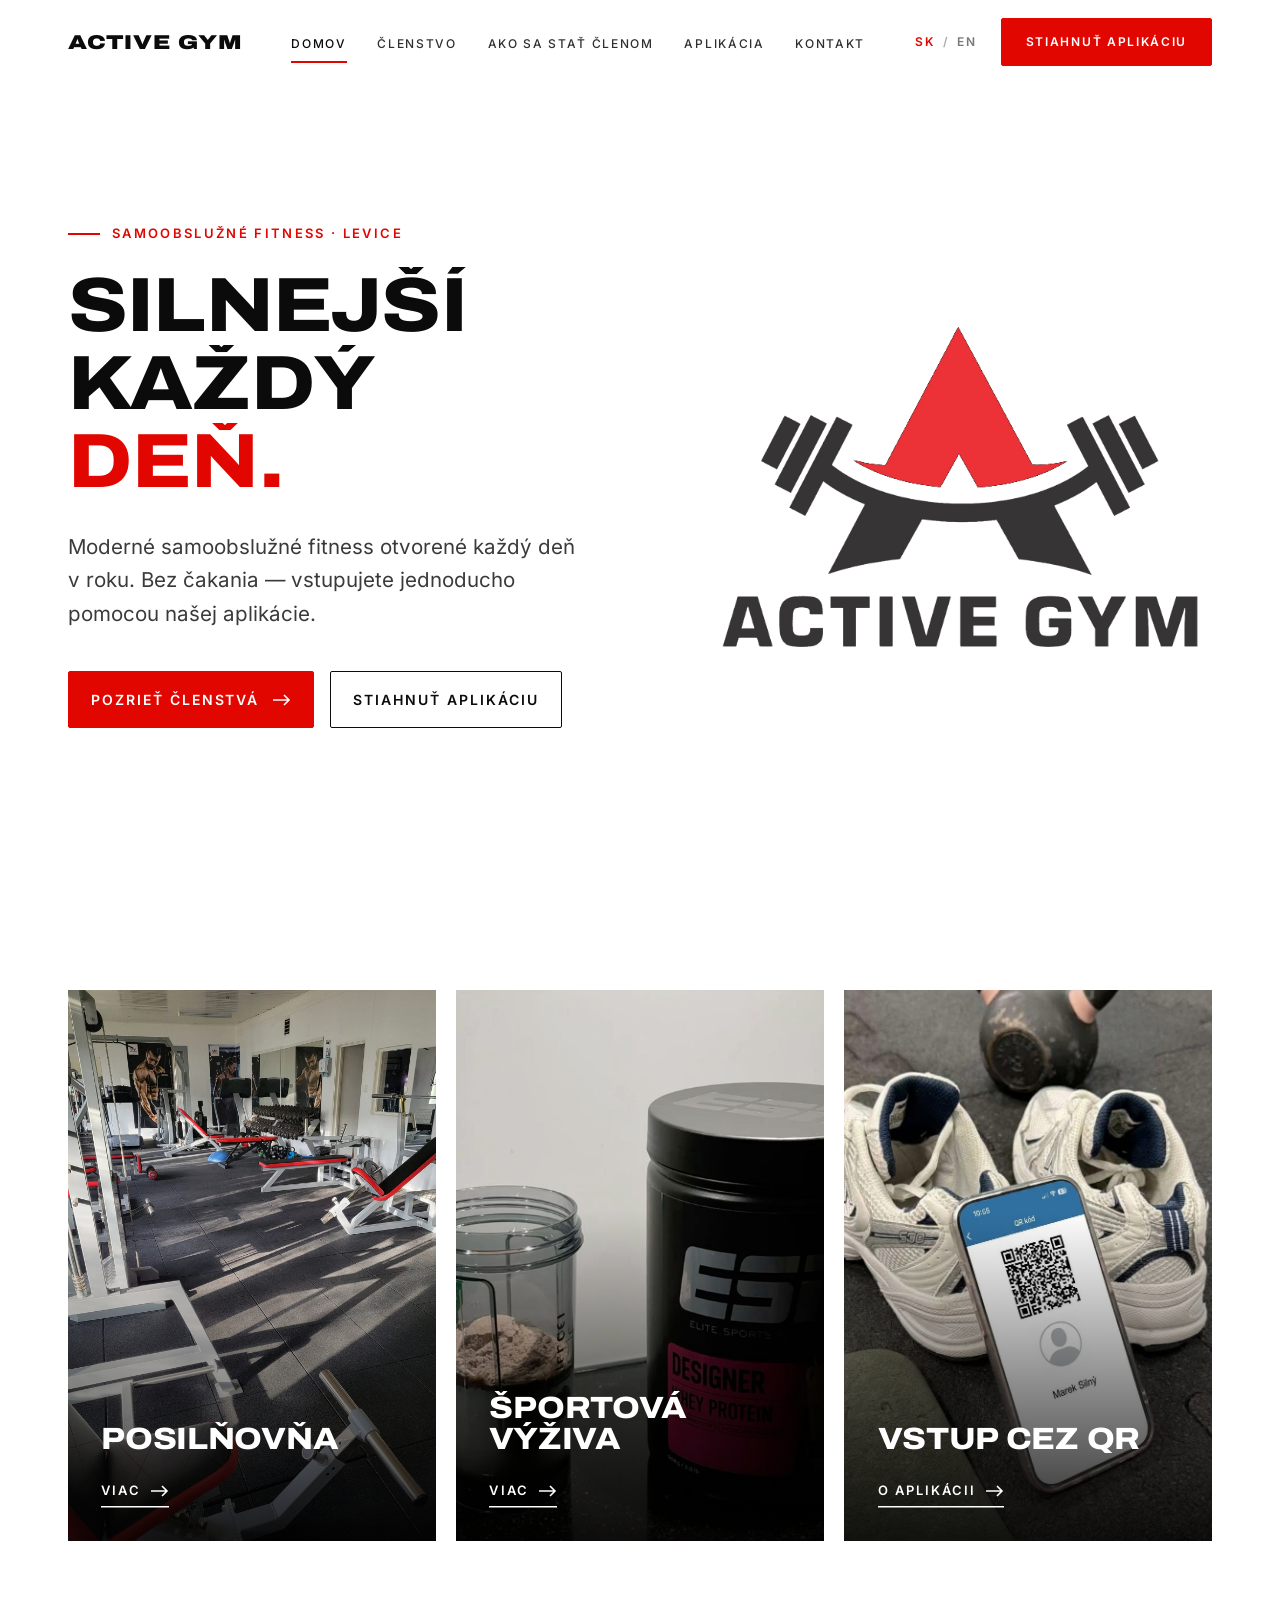
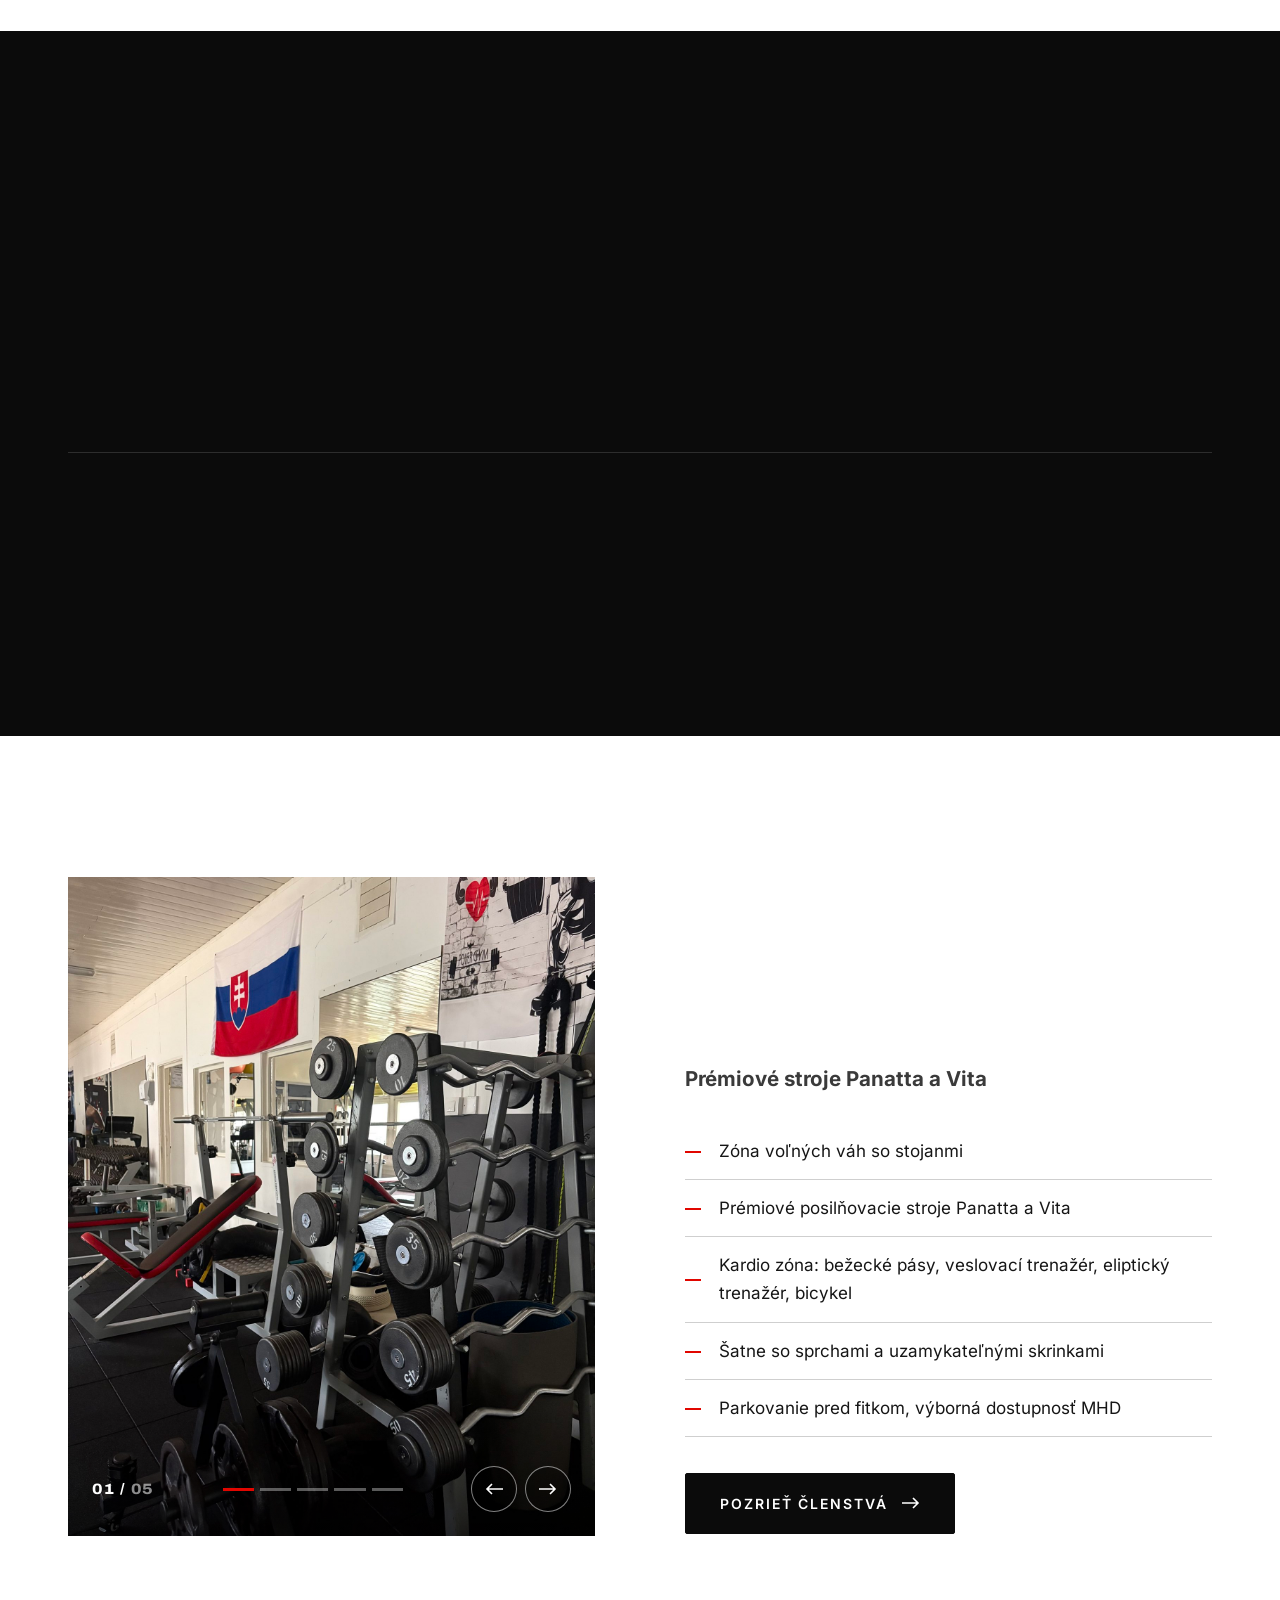
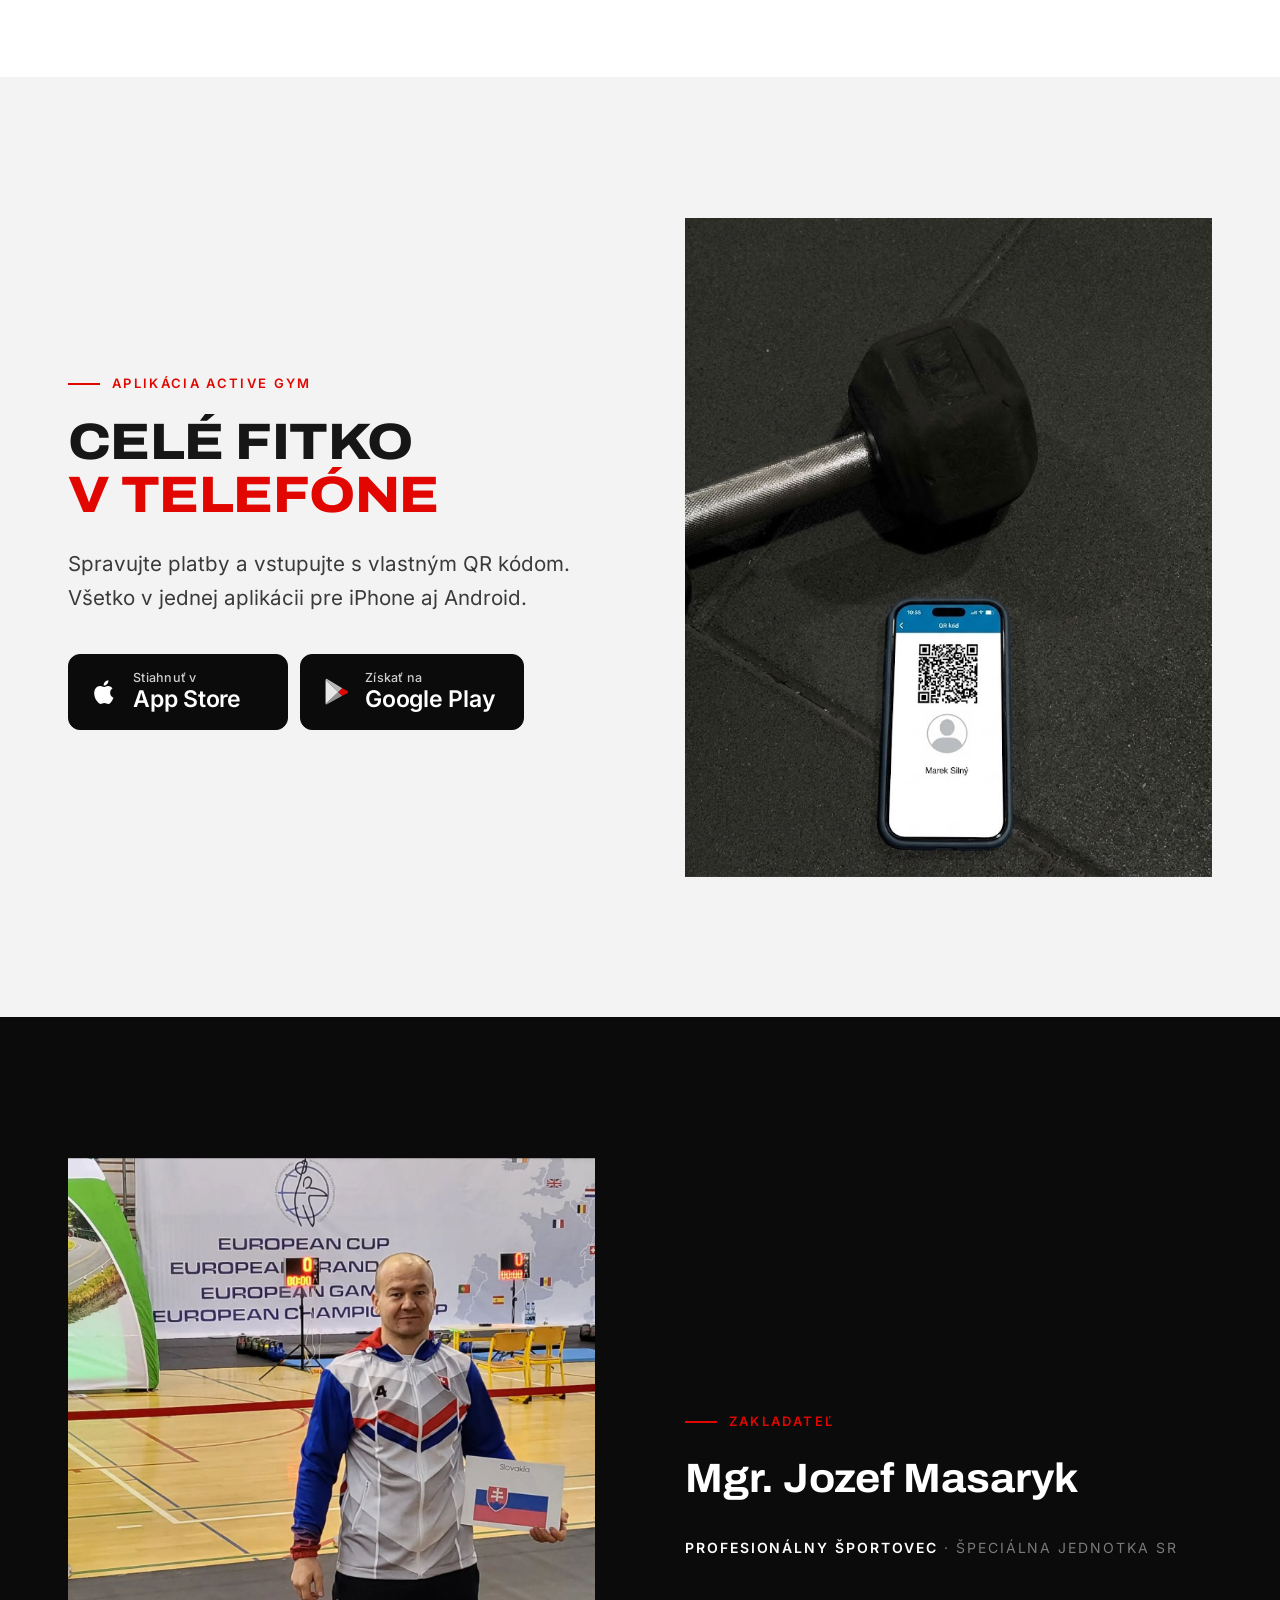
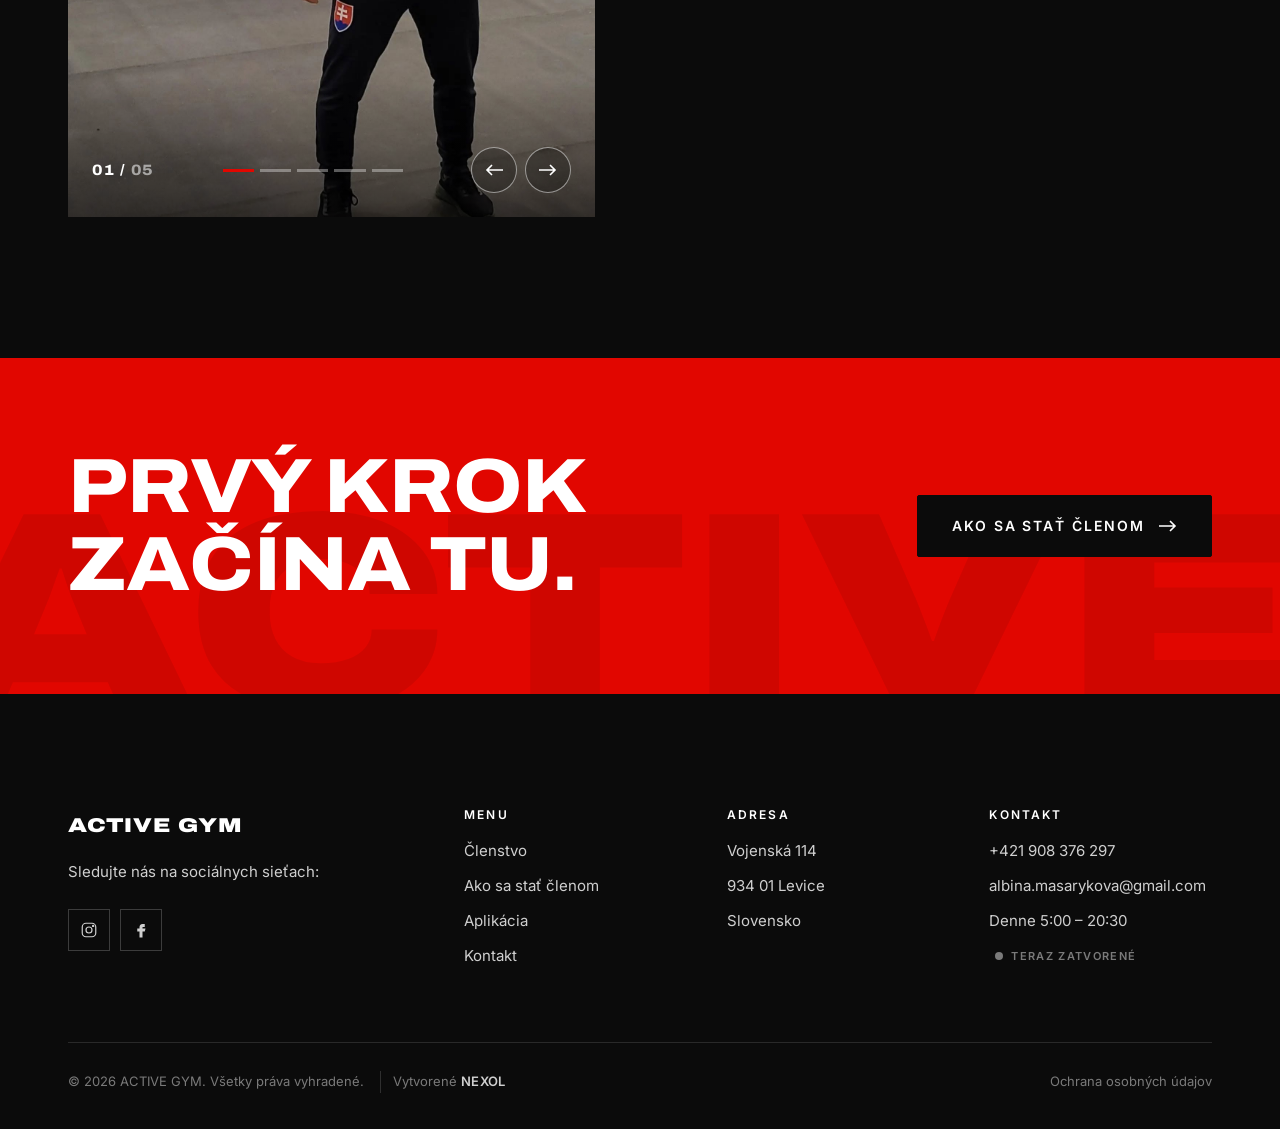
<file: index.html>
<!DOCTYPE html>
<html lang="sk">
<head>
  <meta charset="UTF-8">
  <meta name="viewport" content="width=device-width, initial-scale=1">
  <title>ACTIVE GYM Levice — Samoobslužné fitko</title>
  <meta name="description" content="Samoobslužné fitko v Leviciach na Vojenskej 114. Prémiové stroje Panatta a Vita, vstup cez QR kód v aplikácii, otvorené každý deň v roku aj cez sviatky.">
  <link rel="canonical" href="https://www.activegym.sk/">
  <link rel="alternate" hreflang="sk" href="https://www.activegym.sk/">
  <link rel="alternate" hreflang="en" href="https://www.activegym.sk/en/">
  <link rel="alternate" hreflang="x-default" href="https://www.activegym.sk/">

  <!-- Favicon -->
  <link rel="icon" href="favicon.ico" sizes="48x48">
  <link rel="icon" type="image/png" sizes="32x32" href="images/icons/favicon-32.png">
  <link rel="icon" type="image/png" sizes="16x16" href="images/icons/favicon-16.png">
  <link rel="apple-touch-icon" href="apple-touch-icon.png">
  <link rel="manifest" href="site.webmanifest">
  <meta name="theme-color" content="#0b0b0b">

  <!-- Social sharing -->
  <meta property="og:type" content="website">
  <meta property="og:site_name" content="ACTIVE GYM">
  <meta property="og:locale" content="sk_SK">
  <meta property="og:locale:alternate" content="en_GB">
  <meta property="og:title" content="ACTIVE GYM Levice — Samoobslužné fitko">
  <meta property="og:description" content="Samoobslužné fitko v Leviciach na Vojenskej 114. Prémiové stroje Panatta a Vita, vstup cez QR kód v aplikácii, otvorené každý deň v roku aj cez sviatky.">
  <meta property="og:url" content="https://www.activegym.sk/">
  <meta property="og:image" content="https://www.activegym.sk/images/og-image.jpg">
  <meta property="og:image:width" content="1200">
  <meta property="og:image:height" content="630">
  <meta property="og:image:alt" content="ACTIVE GYM logo">
  <meta name="twitter:card" content="summary_large_image">

  <!-- Google business info -->
  <script type="application/ld+json">
    {
      "@context": "https://schema.org",
      "@type": "ExerciseGym",
      "name": "ACTIVE GYM",
      "alternateName": "ACTIVE GYM Levice",
      "url": "https://www.activegym.sk/",
      "logo": "https://www.activegym.sk/images/logo.white.png",
      "image": "https://www.activegym.sk/images/og-image.jpg",
      "telephone": "+421908376297",
      "email": "albina.masarykova@gmail.com",
      "address": {
        "@type": "PostalAddress",
        "streetAddress": "Vojenská 114",
        "postalCode": "934 01",
        "addressLocality": "Levice",
        "addressCountry": "SK"
      },
      "openingHoursSpecification": [
        {
          "@type": "OpeningHoursSpecification",
          "dayOfWeek": [
            "Monday",
            "Tuesday",
            "Wednesday",
            "Thursday",
            "Friday",
            "Saturday",
            "Sunday"
          ],
          "opens": "05:00",
          "closes": "22:00"
        }
      ],
      "sameAs": [
        "https://www.facebook.com/activegymlevice/",
        "https://www.instagram.com/active_gym_levice/"
      ],
      "description": "Samoobslužné fitness centrum v Leviciach bez recepcie. Vstup denne 5:00 – 20:30 cez QR kód v aplikácii ACTIVE GYM, registrácia osobne po dohode cez WhatsApp.",
      "inLanguage": "sk",
      "priceRange": "€3.60 – €32",
      "currenciesAccepted": "EUR",
      "paymentAccepted": "Cash, Credit Card",
      "hasMap": "https://www.google.com/maps/search/?api=1&query=Vojensk%C3%A1+114%2C+934+01+Levice",
      "areaServed": {
        "@type": "City",
        "name": "Levice"
      },
      "founder": {
        "@type": "Person",
        "name": "Jozef Masaryk"
      },
      "amenityFeature": [
        {
          "@type": "LocationFeatureSpecification",
          "name": "Posilňovacie stroje Panatta a Vita",
          "value": true
        },
        {
          "@type": "LocationFeatureSpecification",
          "name": "Zóna voľných váh",
          "value": true
        },
        {
          "@type": "LocationFeatureSpecification",
          "name": "Kardio zóna",
          "value": true
        },
        {
          "@type": "LocationFeatureSpecification",
          "name": "Šatne so sprchami a skrinkami",
          "value": true
        },
        {
          "@type": "LocationFeatureSpecification",
          "name": "Parkovanie pred fitkom",
          "value": true
        },
        {
          "@type": "LocationFeatureSpecification",
          "name": "Športová výživa",
          "value": true
        }
      ],
      "makesOffer": [
        {
          "@type": "Offer",
          "name": "Kredit (vklad)",
          "price": "10.00",
          "priceCurrency": "EUR",
          "description": "Platnosť 1 rok, jednorazový vstup 3,60 €, minimálny vklad 10 €"
        },
        {
          "@type": "Offer",
          "name": "Členstvo na 1 mesiac",
          "price": "32.00",
          "priceCurrency": "EUR",
          "description": "Neobmedzený vstup denne 5:00 – 20:30 počas 1 mesiaca"
        },
        {
          "@type": "Offer",
          "name": "Študentské členstvo na 1 mesiac",
          "price": "26.00",
          "priceCurrency": "EUR",
          "description": "Neobmedzený vstup pre študentov s preukazom ISIC"
        }
      ]
    }
  </script>
  <link rel="stylesheet" href="css/style.css">
</head>
<body class="home-light">
  <div class="page-curtain" aria-hidden="true"></div>

  <header class="site-header">
    <div class="container">
        <a href="./" class="logo" aria-label="ACTIVE domov">Active Gym</a>
      <nav class="main-nav" aria-label="Main">
        <ul>
          <li><a href="./" aria-current="page">Domov</a></li>
          <li><a href="clenstvo">Členstvo</a></li>
          <li><a href="ako-sa-stat-clenom">Ako sa stať členom</a></li>
          <li><a href="aplikacia">Aplikácia</a></li>
          <li><a href="kontakt">Kontakt</a></li>
        </ul>
      </nav>
      <div class="header-right">
        <div class="lang-switch" aria-label="Language / Jazyk"><a href="./" hreflang="sk" lang="sk" class="is-active" aria-current="true" data-lang="sk">SK</a><span aria-hidden="true">/</span><a href="en/" hreflang="en" lang="en" data-lang="en">EN</a></div>
        <a href="aplikacia" class="btn header-cta">Stiahnuť aplikáciu</a>
        <button class="menu-toggle" aria-label="Otvoriť menu" aria-expanded="false">
          <span></span><span></span><span></span>
        </button>
      </div>
    </div>
  </header>

  <div class="mobile-menu">
    <ul>
      <li><a href="./" aria-current="page">Domov</a></li>
      <li><a href="clenstvo">Členstvo</a></li>
      <li><a href="ako-sa-stat-clenom">Ako sa stať členom</a></li>
      <li><a href="aplikacia">Aplikácia</a></li>
      <li><a href="kontakt">Kontakt</a></li>
    </ul>
    <div class="mobile-meta">
      <div class="lang-switch lang-switch--big" aria-label="Language / Jazyk"><a href="./" hreflang="sk" lang="sk" class="is-active" aria-current="true" data-lang="sk">SK</a><span aria-hidden="true">/</span><a href="en/" hreflang="en" lang="en" data-lang="en">EN</a></div>
      <p>Vojenská 114 · Levice</p>
    </div>
  </div>

  <main id="main">
    <!-- HERO -->
    <section class="hero hero--split">
      <div class="media" data-label="hero.jpg">
        <img src="images/logo.white.png" alt="Logo ACTIVE GYM Levice">
      </div>
      <div class="container">
        <p class="eyebrow hero-fade">Samoobslužné fitness  ·  Levice</p>
        <h1 class="h-xl">
          <span class="rise"><span>Silnejší</span></span>
          <span class="rise"><span>každý</span></span>
          <span class="rise"><span class="text-red">deň.</span></span>
        </h1>
        <p class="lead hero-fade">Moderné samoobslužné fitness otvorené každý deň v roku. Bez čakania — vstupujete jednoducho pomocou našej aplikácie.</p>
        <div class="hero-actions hero-fade">
          <a href="clenstvo" class="btn">Pozrieť členstvá <svg class="arrow" width="18" height="12" viewBox="0 0 18 12" fill="none" aria-hidden="true"><path d="M0 6h16M11 1l5 5-5 5" stroke="currentColor" stroke-width="1.6"/></svg></a>
          <a href="aplikacia" class="btn btn--ghost">Stiahnuť aplikáciu</a>
        </div>
      </div>
      <div class="hero-scroll">Scroll</div>
    </section>

    <!-- OFFER TILES -->
    <section class="section section--tight" style="padding-top:10">
      <div class="container">
        <div class="tiles">
          <a href="clenstvo" class="tile reveal">
            <div class="media" data-label="tile-gym.jpg"><img src="images/fitko.jpg" alt="Posilňovňa ACTIVE GYM Levice so strojmi a lavičkami"></div>
            <div class="tile-body">
              <h3>Posilňovňa</h3>
              <p>Prémiové stroje, voľné váhy, bežecké pásy, veslovací trenažér, eliptický trenažér, bycikel.</p>
              <span class="link-arrow">Viac <svg class="arrow" width="18" height="12" viewBox="0 0 18 12" fill="none" aria-hidden="true"><path d="M0 6h16M11 1l5 5-5 5" stroke="currentColor" stroke-width="1.6"/></svg></span>
            </div>
          </a>
          <a href="clenstvo#sportova-vyziva" class="tile reveal" style="--delay:.12s">
            <div class="media" data-label="tile-cardio.jpg"><img src="images/protein.jpg" alt="Proteín a šejker, športová výživa vo fitku ACTIVE GYM Levice"></div>
            <div class="tile-body">
              <h3>Športová výživa</h3>
              <p>Proteíny, predtréningovky, proteinové tyčinky, iontové nápoje.</p>
              <span class="link-arrow">Viac <svg class="arrow" width="18" height="12" viewBox="0 0 18 12" fill="none" aria-hidden="true"><path d="M0 6h16M11 1l5 5-5 5" stroke="currentColor" stroke-width="1.6"/></svg></span>
            </div>
          </a>
          <a href="aplikacia" class="tile reveal" style="--delay:.24s">
            <div class="media" data-label="tile-entry.jpg"><img src="images/img-01.jpeg" alt="Mobil s QR kódom na vstup do fitka ACTIVE GYM Levice"></div>
            <div class="tile-body">
              <h3>Vstup cez QR</h3>
              <p>Otvorte aplikáciu, priložte QR kód k čítačke a trénujte. Žiadne čakanie.</p>
              <span class="link-arrow">O aplikácii <svg class="arrow" width="18" height="12" viewBox="0 0 18 12" fill="none" aria-hidden="true"><path d="M0 6h16M11 1l5 5-5 5" stroke="currentColor" stroke-width="1.6"/></svg></span>
            </div>
          </a>
        </div>
      </div>
    </section>

    <!-- STATS -->
    <section class="section section--dark">
      <div class="container">
        <div class="section-head">
          <div>
            <p class="eyebrow reveal">ACTIVE GYM</p>
            <h2 class="h-lg reveal" style="--delay:.1s">Trénujte<br>po svojom.</h2>
          </div>
          <p class="lead reveal" style="--delay:.2s">Otvorené každý deň v roku aj cez sviatky.</p>
        </div>
        <div class="stats">
          <div class="stat reveal"><div class="stat-num"><span data-count="365">365</span></div><div class="stat-label">Dní v roku</div></div>
          <div class="stat reveal" style="--delay:.1s"><div class="stat-num"><span data-count="7">7</span></div><div class="stat-label">Dní v týždni</div></div>
          <div class="stat reveal" style="--delay:.2s"><div class="stat-num">5:00</div><div class="stat-label">Otvárame každé ráno</div></div>
          <div class="stat reveal" style="--delay:.3s"><div class="stat-num">20:30</div><div class="stat-label">Posledný vstup večer</div></div>
        </div>
      </div>
    </section>

    <!-- FEATURE: FACILITIES -->
    <section class="section">
      <div class="container feature">
          <div class="gallery reveal-img" data-gallery tabindex="0" role="region" aria-roledescription="carousel" aria-label="Galéria — vybavenie fitka">
            <div class="gallery-slide media is-active" data-label="facilities-1.jpg"><img src="images/fitko.jpeg" alt="Zóna voľných váh so stojanmi vo fitku ACTIVE GYM Levice"></div>
            <div class="gallery-slide media" data-label="facilities-2.jpg"><img src="images/vahy.jpeg" alt="Jednoručky a kettlebelly vo fitku ACTIVE GYM Levice"></div>
            <div class="gallery-slide media" data-label="facilities-3.jpg"><img src="images/pas.jpeg" alt="Bežecký pás v kardio zóne fitka ACTIVE GYM Levice"></div>
            <div class="gallery-slide media" data-label="facilities-4.jpg"><img src="images/legs.jpeg" alt="Stroj na nohy (leg press) vo fitku ACTIVE GYM Levice"></div>
            <div class="gallery-slide media" data-label="facilities-5.jpg"><img src="images/satna.jpeg" alt="Šatňové skrinky vo fitku ACTIVE GYM Levice"></div>
            <div class="gallery-ui">
              <div class="gallery-count"><span data-gallery-current>01</span> / <span data-gallery-total>05</span></div>
              <div class="gallery-dots">
              <button type="button" class="gallery-dot is-active" aria-label="Fotka 1"></button>
              <button type="button" class="gallery-dot" aria-label="Fotka 2"></button>
              <button type="button" class="gallery-dot" aria-label="Fotka 3"></button>
              <button type="button" class="gallery-dot" aria-label="Fotka 4"></button>
              <button type="button" class="gallery-dot" aria-label="Fotka 5"></button>
              </div>
              <div class="gallery-arrows">
                <button type="button" class="gallery-btn gallery-btn--prev" data-gallery-prev aria-label="Predchádzajúca fotka"><svg width="18" height="12" viewBox="0 0 18 12" fill="none" aria-hidden="true"><path d="M0 6h16M11 1l5 5-5 5" stroke="currentColor" stroke-width="1.6"/></svg></button>
                <button type="button" class="gallery-btn" data-gallery-next aria-label="Ďalšia fotka"><svg width="18" height="12" viewBox="0 0 18 12" fill="none" aria-hidden="true"><path d="M0 6h16M11 1l5 5-5 5" stroke="currentColor" stroke-width="1.6"/></svg></button>
              </div>
            </div>
          </div>
        <div class="feature-text">
          <p class="eyebrow reveal">Vybavenie</p>
          <h2 class="h-md reveal" style="--delay:.1s">Všetko, čo potrebujete.</h2>
          <p class="lead reveal" style="--delay:.15s"><strong>Prémiové stroje Panatta a Vita</strong></p>
          <ul class="check-list reveal" style="--delay:.2s">
            <li>Zóna voľných váh so stojanmi</li>
            <li>Prémiové posilňovacie stroje Panatta a Vita</li>
            <li>Kardio zóna: bežecké pásy, veslovací trenažér, eliptický trenažér, bicykel</li>
            <li>Šatne so sprchami a uzamykateľnými skrinkami</li>
            <li>Parkovanie pred fitkom, výborná dostupnosť MHD</li>
          </ul>
          <a href="clenstvo" class="btn btn--dark reveal" style="--delay:.25s">Pozrieť členstvá <svg class="arrow" width="18" height="12" viewBox="0 0 18 12" fill="none" aria-hidden="true"><path d="M0 6h16M11 1l5 5-5 5" stroke="currentColor" stroke-width="1.6"/></svg></a>
        </div>
      </div>
    </section>

    <!-- APP TEASER -->
    <section class="section section--grey">
      <div class="container feature feature--reverse">
        <div class="feature-media media reveal-img" data-label="app-in-hand.jpg">
          <img src="images/img-02.jpeg" alt="Telefón s QR kódom v aplikácii ACTIVE GYM">
        </div>
        <div class="feature-text">
          <p class="eyebrow reveal">Aplikácia ACTIVE GYM</p>
          <h2 class="h-md reveal" style="--delay:.1s">Celé fitko <span class="text-red"><br>v telefóne</span></h2>
          <p class="lead reveal" style="--delay:.15s">Spravujte platby a vstupujte s vlastným QR kódom. Všetko v jednej aplikácii pre iPhone aj Android.</p>
          <div class="reveal" style="--delay:.2s">
          <div class="store-buttons">
            <!-- Replace href="#" with your real App Store / Google Play links -->
            <a href="https://apps.apple.com/sk/app/active-gym-levice/id6466147681" class="store-btn" aria-label="App Store"><svg width="22" height="22" viewBox="0 0 24 24" fill="currentColor" aria-hidden="true"><path d="M16.4 12.6c0-2.5 2-3.7 2.1-3.8-1.2-1.7-3-1.9-3.6-2-1.5-.2-3 .9-3.8.9-.8 0-2-.9-3.3-.8-1.7 0-3.3 1-4.2 2.5-1.8 3.1-.5 7.7 1.3 10.2.9 1.2 1.9 2.6 3.2 2.6 1.3-.1 1.8-.8 3.3-.8 1.6 0 2 .8 3.4.8 1.4 0 2.3-1.3 3.1-2.5 1-1.4 1.4-2.8 1.4-2.9-.1 0-2.9-1.1-2.9-4.2zM13.9 5.1c.7-.9 1.2-2 1-3.2-1 0-2.2.7-3 1.5-.6.7-1.2 1.9-1 3.1 1.1.1 2.3-.6 3-1.4z"/></svg><span><small>Stiahnuť v</small>App Store</span></a>
            <a href="https://play.google.com/store/apps/details?id=com.clubspire.android.activegymlevice&pcampaignid=web_share" class="store-btn" aria-label="Google Play"><svg width="20" height="22" viewBox="0 0 20 22" fill="none" aria-hidden="true"><path d="M1 1.5v19l10-9.5L1 1.5z" fill="#fff" opacity=".9"/><path d="M1 1.5l10 9.5 3.2-3L2.2.8C1.7.5 1.2.8 1 1.5z" fill="#fff" opacity=".7"/><path d="M1 20.5l10-9.5 3.2 3-12 6.7c-.5.3-1 .2-1.2-.2z" fill="#fff" opacity=".55"/><path d="M14.2 8l3.9 2.2c.8.5.8 1.2 0 1.7L14.2 14 11 11l3.2-3z" fill="#e10600"/></svg><span><small>Získať na</small>Google Play</span></a>
          </div>
          </div>
        </div>
      </div>
    </section>

    <!-- FOUNDER -->
    <section class="section section--dark founder">
      <div class="container feature">
          <div class="gallery reveal-img" data-gallery tabindex="0" role="region" aria-roledescription="carousel" aria-label="Galéria — zakladateľ">
            <div class="gallery-slide media is-active" data-label="founder-1.jpg"><img src="images/dodo.jpg" alt="Jozef Masaryk, zakladateľ ACTIVE GYM Levice, na Európskom pohári"></div>
            <div class="gallery-slide media" data-label="founder-2.jpg"><img src="images/dodo2.jpg" alt="Jozef Masaryk pri súťaži s kettlebellmi"></div>
            <div class="gallery-slide media" data-label="founder-3.jpg"><img src="images/medaila.jpeg" alt="Trofeje a medaily Jozefa Masaryka vo fitku ACTIVE GYM Levice"></div>
            <div class="gallery-slide media" data-label="founder-4.jpg"><img src="images/diplom.jpeg" alt="Diplomy Jozefa Masaryka na stene fitka ACTIVE GYM Levice"></div>
            <div class="gallery-slide media" data-label="founder-5.jpg"><img src="images/jednotka.jpeg" alt="Jozef Masaryk"></div>
            <div class="gallery-ui">
              <div class="gallery-count"><span data-gallery-current>01</span> / <span data-gallery-total>05</span></div>
              <div class="gallery-dots">
              <button type="button" class="gallery-dot is-active" aria-label="Fotka 1"></button>
              <button type="button" class="gallery-dot" aria-label="Fotka 2"></button>
              <button type="button" class="gallery-dot" aria-label="Fotka 3"></button>
              <button type="button" class="gallery-dot" aria-label="Fotka 4"></button>
              <button type="button" class="gallery-dot" aria-label="Fotka 5"></button>
              </div>
              <div class="gallery-arrows">
                <button type="button" class="gallery-btn gallery-btn--prev" data-gallery-prev aria-label="Predchádzajúca fotka"><svg width="18" height="12" viewBox="0 0 18 12" fill="none" aria-hidden="true"><path d="M0 6h16M11 1l5 5-5 5" stroke="currentColor" stroke-width="1.6"/></svg></button>
                <button type="button" class="gallery-btn" data-gallery-next aria-label="Ďalšia fotka"><svg width="18" height="12" viewBox="0 0 18 12" fill="none" aria-hidden="true"><path d="M0 6h16M11 1l5 5-5 5" stroke="currentColor" stroke-width="1.6"/></svg></button>
              </div>
            </div>
          </div>
        <div>
          <p class="eyebrow reveal">Zakladateľ</p>
          <blockquote class="quote reveal" style="--delay:.1s">Mgr. Jozef Masaryk</blockquote>
          <p class="quote-author reveal" style="--delay:.2s"><strong>Profesionálny športovec</strong> · Špeciálna jednotka SR</p>
        </div>
      </div>
    </section>

    <!-- CTA -->
    <section class="cta-band section--tight">
      <div class="container">
        <h2 class="h-lg reveal">Prvý krok<br>začína tu.</h2>
        <a href="ako-sa-stat-clenom" class="btn reveal" style="--delay:.15s">Ako sa stať členom <svg class="arrow" width="18" height="12" viewBox="0 0 18 12" fill="none" aria-hidden="true"><path d="M0 6h16M11 1l5 5-5 5" stroke="currentColor" stroke-width="1.6"/></svg></a>
      </div>
    </section>

  </main>

  <footer class="site-footer">
    <div class="container">
      <div class="footer-top">
        <div>
          <a href="./" class="logo">Active Gym</a>
          <p>Sledujte nás na sociálnych sieťach:</p>
          <div class="socials">
            <a href="https://www.instagram.com/active_gym_levice/" aria-label="Instagram"><svg width="18" height="18" viewBox="0 0 24 24" fill="none" stroke="currentColor" stroke-width="1.6"><rect x="3" y="3" width="18" height="18" rx="5"/><circle cx="12" cy="12" r="4"/><circle cx="17.5" cy="6.5" r="0.8" fill="currentColor"/></svg></a>
            <a href="https://www.facebook.com/activegymlevice/" aria-label="Facebook"><svg width="18" height="18" viewBox="0 0 24 24" fill="currentColor"><path d="M14 8h3V4h-3c-2.8 0-4 1.8-4 4.3V10H7v4h3v8h4v-8h3l1-4h-4V8.6c0-.4.3-.6 1-.6z"/></svg></a>
          </div>
        </div>
        <div>
          <h4>Menu</h4>
          <ul>
            <li><a href="clenstvo">Členstvo</a></li>
            <li><a href="ako-sa-stat-clenom">Ako sa stať členom</a></li>
            <li><a href="aplikacia">Aplikácia</a></li>
            <li><a href="kontakt">Kontakt</a></li>
          </ul>
        </div>
        <div>
          <h4>Adresa</h4>
          <ul>
            <li>Vojenská 114</li>
            <li>934 01 Levice</li>
            <li>Slovensko</li>
          </ul>
        </div>
        <div>
          <h4>Kontakt</h4>
          <ul>
            <li><a href="tel:+421908376297">+421 908 376 297</a></li>
            <li><a href="mailto:albina.masarykova@gmail.com">albina.masarykova@gmail.com</a></li>
            <li>Denne 5:00 – 20:30</li>
            <li><span class="open-status" data-open-status></span></li>
          </ul>
        </div>
      </div>
      <div class="footer-bottom">
        <span>© <span data-year>2026</span> ACTIVE GYM. Všetky práva vyhradené. <span class="footer-credit">Vytvorené <a href="https://nexol.sk" target="_blank" rel="noopener"><strong>NEXOL</strong></a></span></span>
        <span><a href="ochrana-osobnych-udajov">Ochrana osobných údajov</a></span>
      </div>
    </div>
  </footer>

  <script src="js/main.js"></script>
  <script src="js/gallery.js"></script>
</body>
</html>
</file>
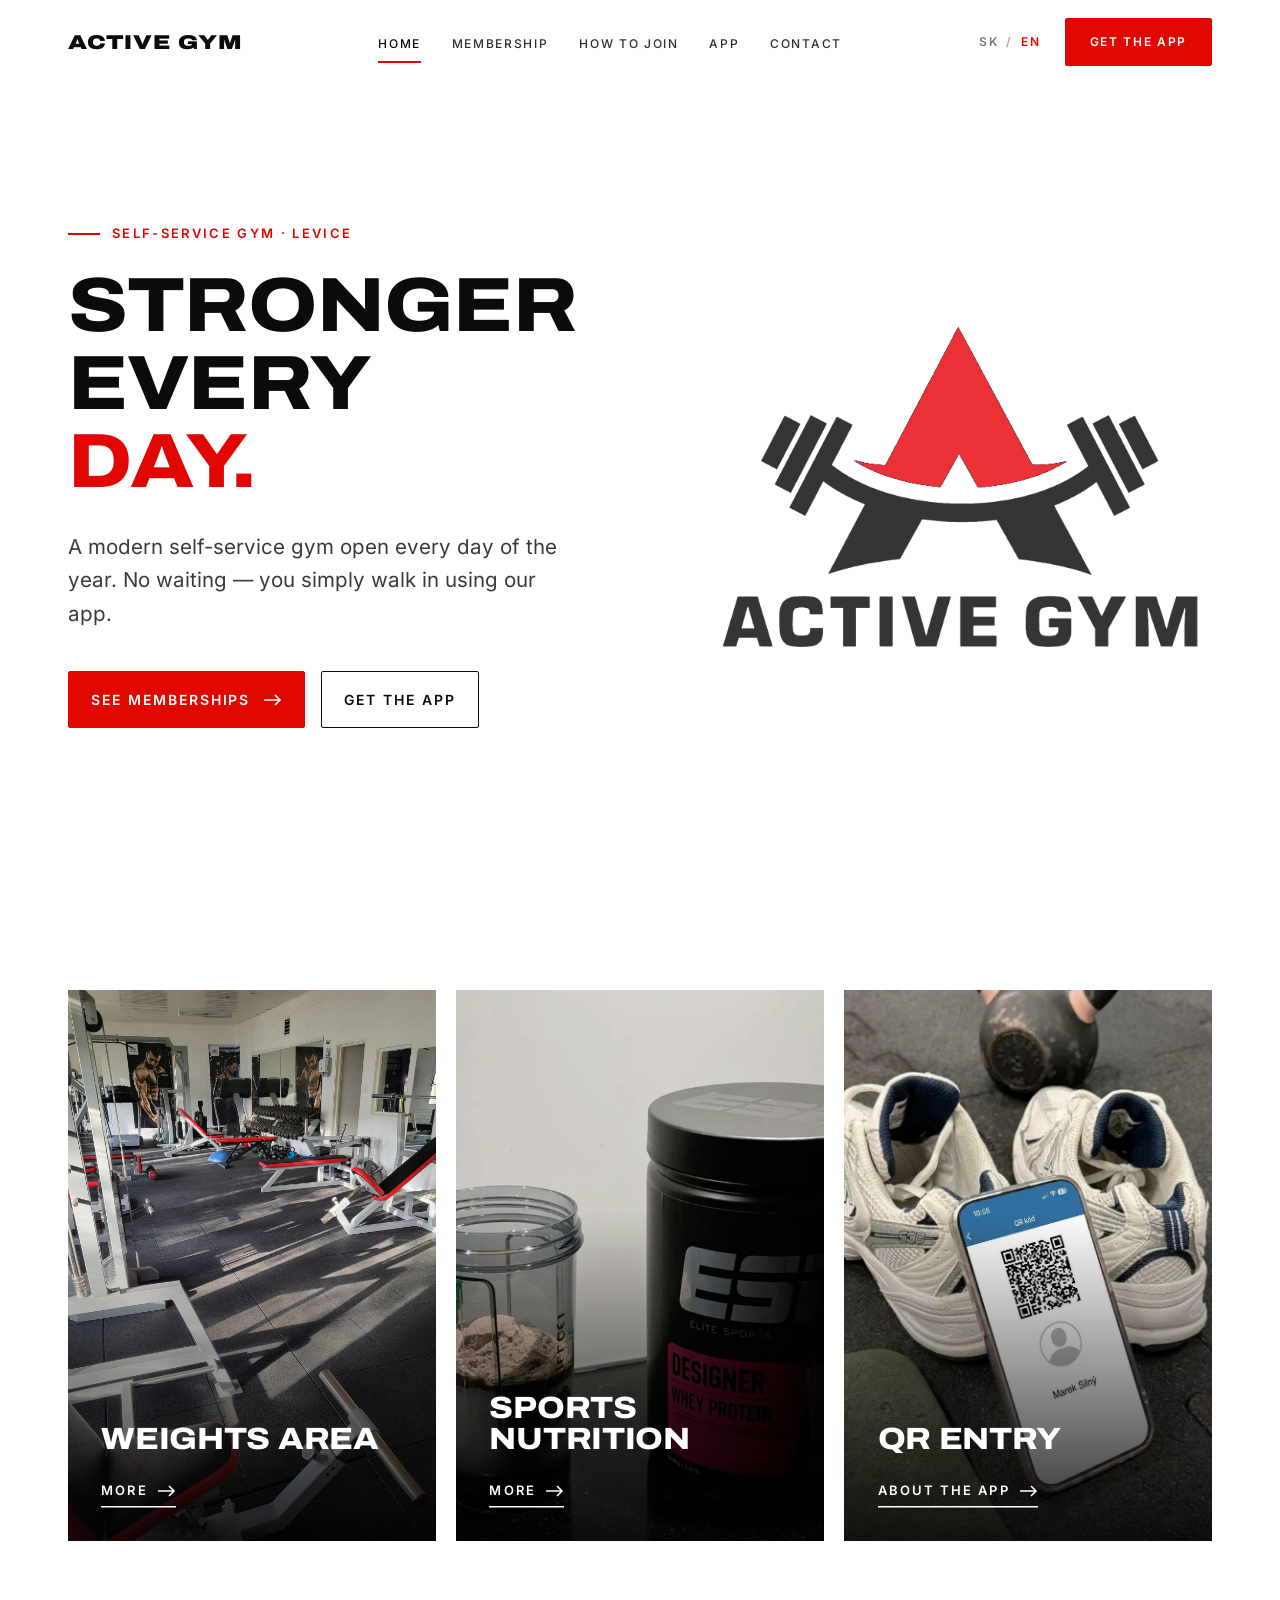
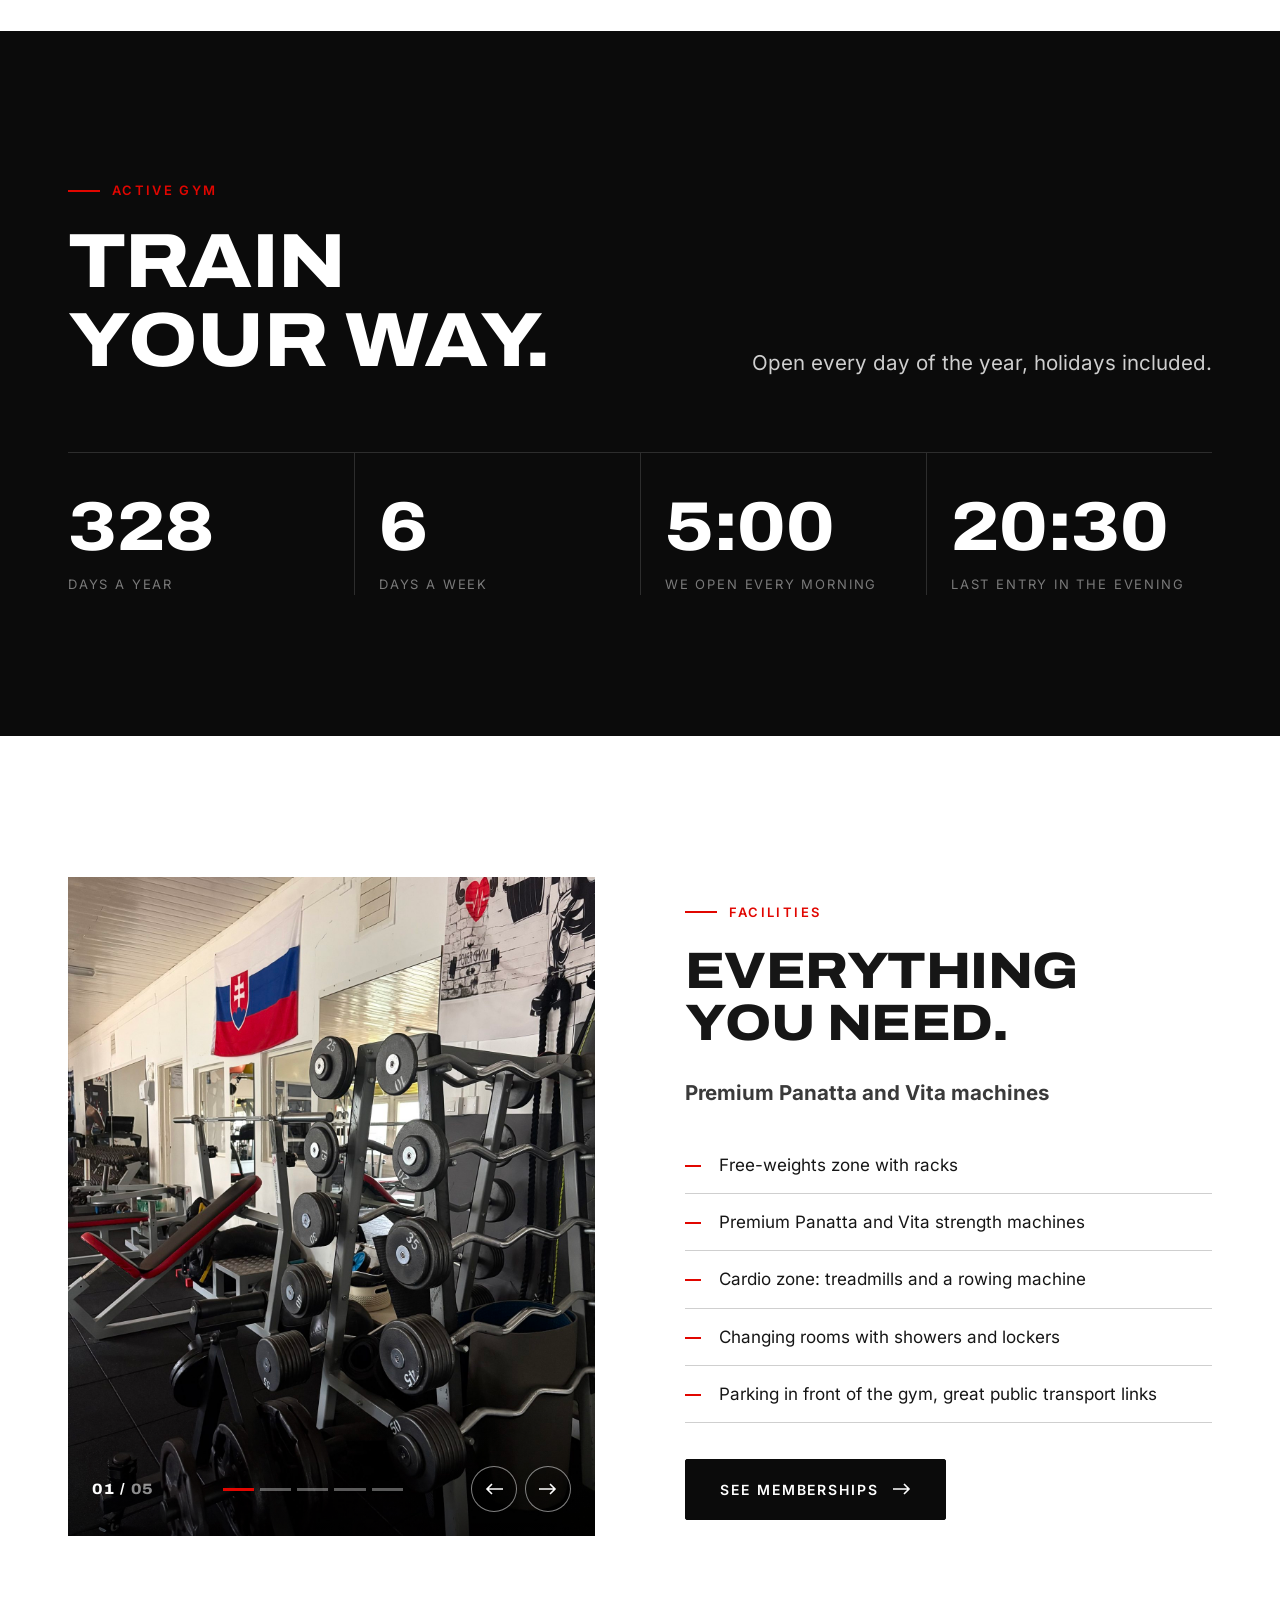
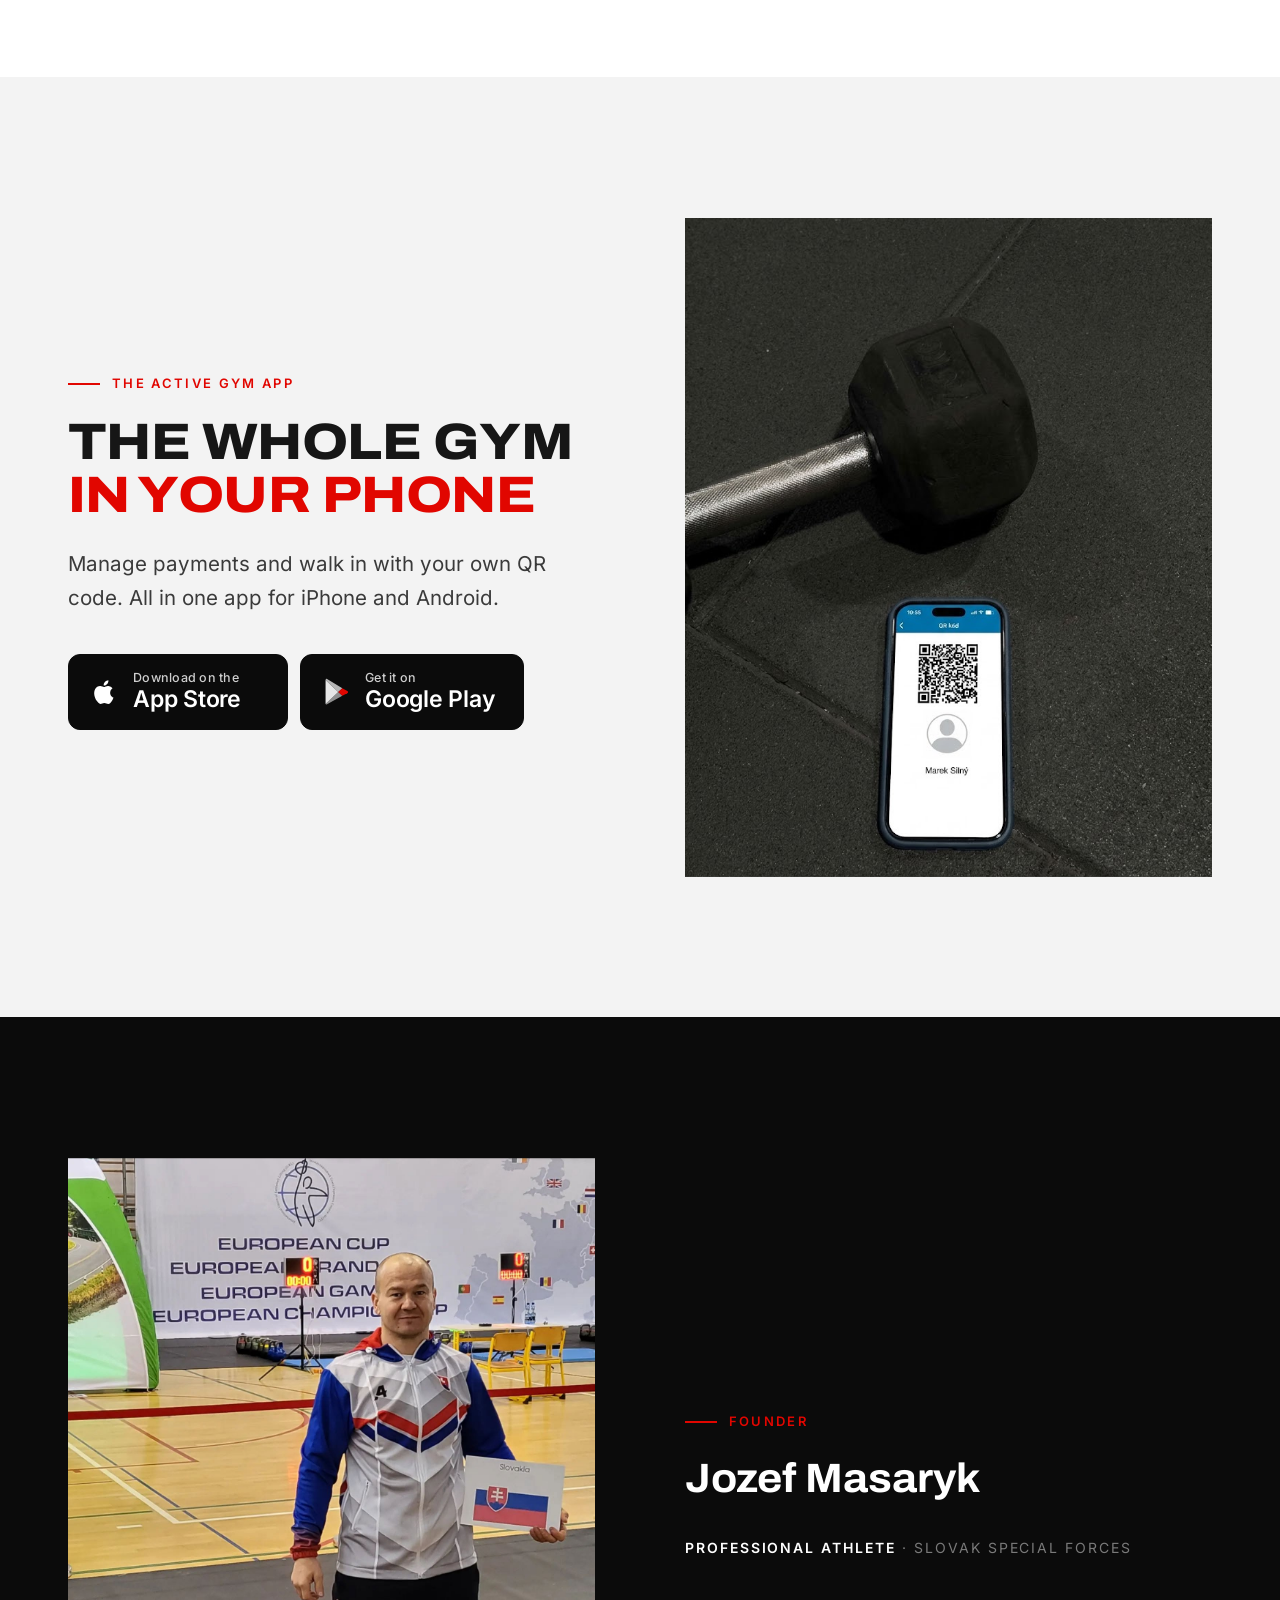
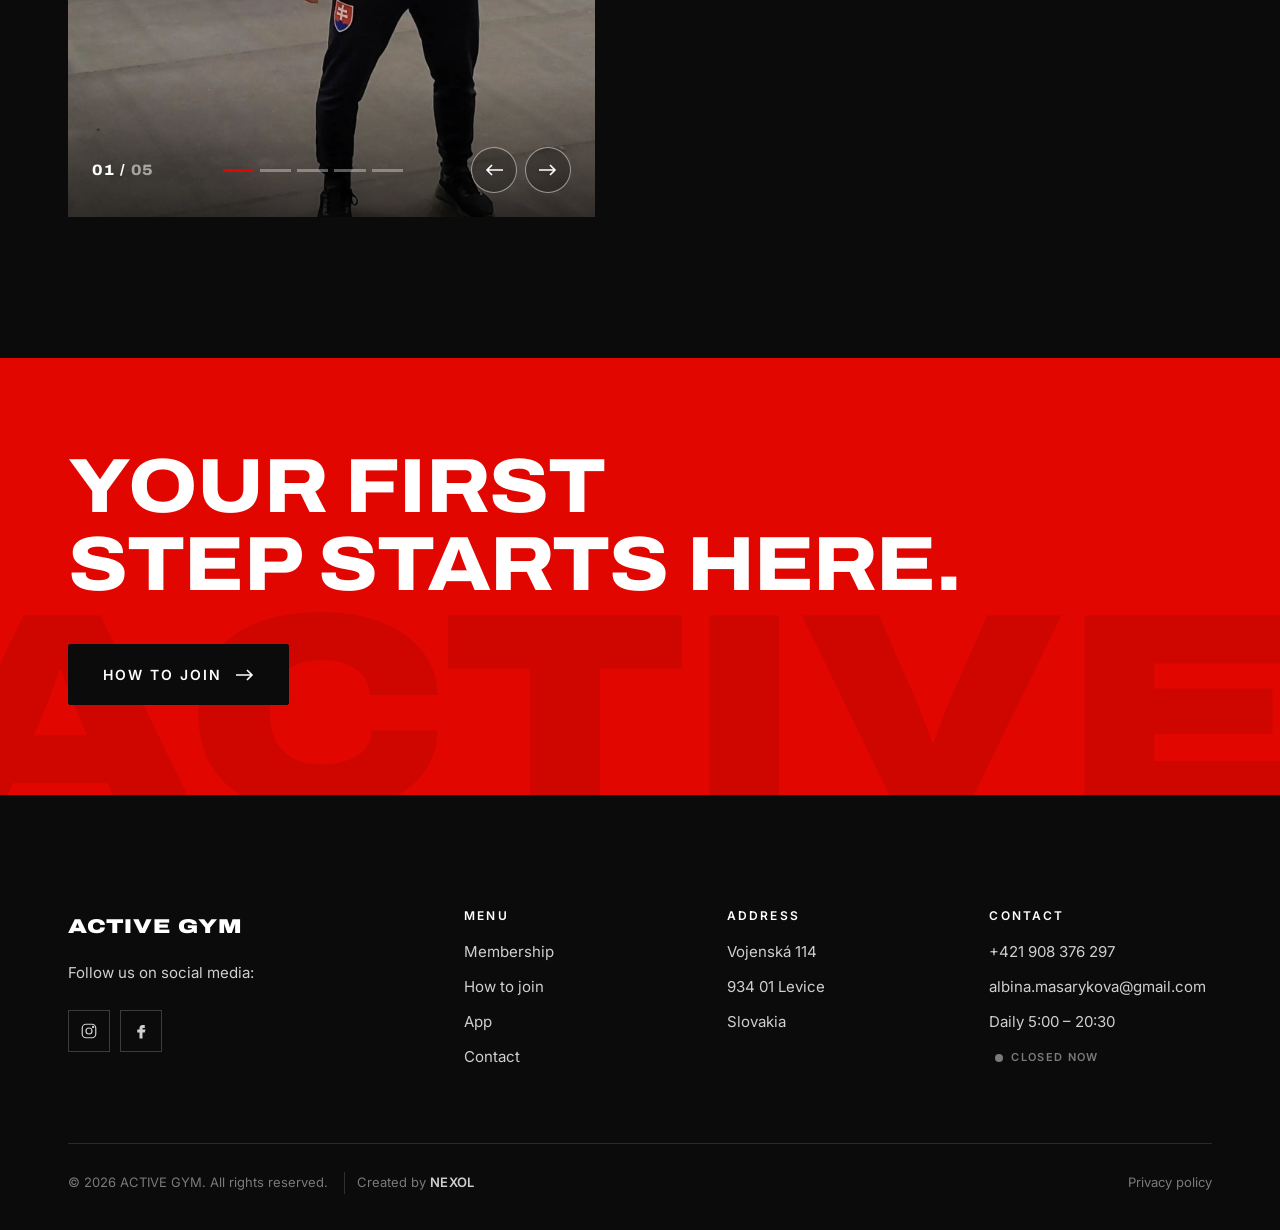
<file: en/index.html>
<!DOCTYPE html>
<html lang="en">
<head>
  <meta charset="UTF-8">
  <meta name="viewport" content="width=device-width, initial-scale=1">
  <title>ACTIVE GYM Levice — Self-service gym</title>
  <meta name="description" content="Self-service gym in Levice, Vojenská 114. Premium Panatta and Vita machines, QR code entry via our app, open every day of the year, holidays included.">
  <link rel="canonical" href="https://www.activegym.sk/en/">
  <link rel="alternate" hreflang="sk" href="https://www.activegym.sk/">
  <link rel="alternate" hreflang="en" href="https://www.activegym.sk/en/">
  <link rel="alternate" hreflang="x-default" href="https://www.activegym.sk/">

  <!-- Favicon -->
  <link rel="icon" href="../favicon.ico" sizes="48x48">
  <link rel="icon" type="image/png" sizes="32x32" href="../images/icons/favicon-32.png">
  <link rel="icon" type="image/png" sizes="16x16" href="../images/icons/favicon-16.png">
  <link rel="apple-touch-icon" href="../apple-touch-icon.png">
  <link rel="manifest" href="../site.webmanifest">
  <meta name="theme-color" content="#0b0b0b">

  <!-- Social sharing -->
  <meta property="og:type" content="website">
  <meta property="og:site_name" content="ACTIVE GYM">
  <meta property="og:locale" content="en_GB">
  <meta property="og:locale:alternate" content="sk_SK">
  <meta property="og:title" content="ACTIVE GYM Levice — Self-service gym">
  <meta property="og:description" content="Self-service gym in Levice, Vojenská 114. Premium Panatta and Vita machines, QR code entry via our app, open every day of the year, holidays included.">
  <meta property="og:url" content="https://www.activegym.sk/en/">
  <meta property="og:image" content="https://www.activegym.sk/images/og-image.jpg">
  <meta property="og:image:width" content="1200">
  <meta property="og:image:height" content="630">
  <meta property="og:image:alt" content="ACTIVE GYM logo">
  <meta name="twitter:card" content="summary_large_image">

  <!-- Google business info -->
  <script type="application/ld+json">
    {
      "@context": "https://schema.org",
      "@type": "ExerciseGym",
      "name": "ACTIVE GYM",
      "alternateName": "ACTIVE GYM Levice",
      "url": "https://www.activegym.sk/",
      "logo": "https://www.activegym.sk/images/logo.white.png",
      "image": "https://www.activegym.sk/images/og-image.jpg",
      "telephone": "+421908376297",
      "email": "albina.masarykova@gmail.com",
      "address": {
        "@type": "PostalAddress",
        "streetAddress": "Vojenská 114",
        "postalCode": "934 01",
        "addressLocality": "Levice",
        "addressCountry": "SK"
      },
      "openingHoursSpecification": [
        {
          "@type": "OpeningHoursSpecification",
          "dayOfWeek": [
            "Monday",
            "Tuesday",
            "Wednesday",
            "Thursday",
            "Friday",
            "Saturday",
            "Sunday"
          ],
          "opens": "05:00",
          "closes": "22:00"
        }
      ],
      "sameAs": [
        "https://www.facebook.com/activegymlevice/",
        "https://www.instagram.com/active_gym_levice/"
      ],
      "description": "Self-service gym in Levice, Slovakia, with no reception. Entry daily 5:00 – 20:30 with a QR code in the ACTIVE GYM app; registration in person, arranged via WhatsApp.",
      "inLanguage": "en",
      "priceRange": "€3.60 – €32",
      "currenciesAccepted": "EUR",
      "paymentAccepted": "Cash, Credit Card",
      "hasMap": "https://www.google.com/maps/search/?api=1&query=Vojensk%C3%A1+114%2C+934+01+Levice",
      "areaServed": {
        "@type": "City",
        "name": "Levice"
      },
      "founder": {
        "@type": "Person",
        "name": "Jozef Masaryk"
      },
      "amenityFeature": [
        {
          "@type": "LocationFeatureSpecification",
          "name": "Panatta and Vita strength machines",
          "value": true
        },
        {
          "@type": "LocationFeatureSpecification",
          "name": "Free-weights zone",
          "value": true
        },
        {
          "@type": "LocationFeatureSpecification",
          "name": "Cardio zone",
          "value": true
        },
        {
          "@type": "LocationFeatureSpecification",
          "name": "Changing rooms with showers and lockers",
          "value": true
        },
        {
          "@type": "LocationFeatureSpecification",
          "name": "Parking in front of the gym",
          "value": true
        },
        {
          "@type": "LocationFeatureSpecification",
          "name": "Sports nutrition",
          "value": true
        }
      ],
      "makesOffer": [
        {
          "@type": "Offer",
          "name": "Deposit (credit)",
          "price": "10.00",
          "priceCurrency": "EUR",
          "description": "Valid 1 year, single entry €3.60, minimum deposit €10"
        },
        {
          "@type": "Offer",
          "name": "1-month membership",
          "price": "32.00",
          "priceCurrency": "EUR",
          "description": "Unlimited entry daily 5:00 – 20:30 for 1 month"
        },
        {
          "@type": "Offer",
          "name": "Student 1-month membership",
          "price": "26.00",
          "priceCurrency": "EUR",
          "description": "Unlimited entry for students with an ISIC card"
        }
      ]
    }
  </script>
  <link rel="stylesheet" href="../css/style.css">
</head>
<body class="home-light">
  <div class="page-curtain" aria-hidden="true"></div>

  <header class="site-header">
    <div class="container">
        <a href="./" class="logo" aria-label="ACTIVE GYM home">Active Gym</a>
      <nav class="main-nav" aria-label="Main">
        <ul>
          <li><a href="./" aria-current="page">Home</a></li>
          <li><a href="membership">Membership</a></li>
          <li><a href="how-to-join">How to join</a></li>
          <li><a href="app">App</a></li>
          <li><a href="contact">Contact</a></li>
        </ul>
      </nav>
      <div class="header-right">
        <div class="lang-switch" aria-label="Language / Jazyk"><a href="../" hreflang="sk" lang="sk" data-lang="sk">SK</a><span aria-hidden="true">/</span><a href="./" hreflang="en" lang="en" class="is-active" aria-current="true" data-lang="en">EN</a></div>
        <a href="app" class="btn header-cta">Get the app</a>
        <button class="menu-toggle" aria-label="Open menu" aria-expanded="false">
          <span></span><span></span><span></span>
        </button>
      </div>
    </div>
  </header>

  <div class="mobile-menu">
    <ul>
      <li><a href="./" aria-current="page">Home</a></li>
      <li><a href="membership">Membership</a></li>
      <li><a href="how-to-join">How to join</a></li>
      <li><a href="app">App</a></li>
      <li><a href="contact">Contact</a></li>
    </ul>
    <div class="mobile-meta">
      <div class="lang-switch lang-switch--big" aria-label="Language / Jazyk"><a href="../" hreflang="sk" lang="sk" data-lang="sk">SK</a><span aria-hidden="true">/</span><a href="./" hreflang="en" lang="en" class="is-active" aria-current="true" data-lang="en">EN</a></div>
      <p>Vojenská 114 · Levice</p>
    </div>
  </div>

  <main id="main">
    <!-- HERO -->
    <section class="hero hero--split">
      <div class="media" data-label="hero.jpg">
        <img src="../images/logo.white.png" alt="ACTIVE GYM Levice logo">
      </div>
      <div class="container">
        <p class="eyebrow hero-fade">Self-service gym  ·  Levice</p>
        <h1 class="h-xl">
          <span class="rise"><span>Stronger</span></span>
          <span class="rise"><span>every</span></span>
          <span class="rise"><span class="text-red">day.</span></span>
        </h1>
        <p class="lead hero-fade">A modern self-service gym open every day of the year. No waiting — you simply walk in using our app.</p>
        <div class="hero-actions hero-fade">
          <a href="membership" class="btn">See memberships <svg class="arrow" width="18" height="12" viewBox="0 0 18 12" fill="none" aria-hidden="true"><path d="M0 6h16M11 1l5 5-5 5" stroke="currentColor" stroke-width="1.6"/></svg></a>
          <a href="app" class="btn btn--ghost">Get the app</a>
        </div>
      </div>
      <div class="hero-scroll">Scroll</div>
    </section>

    <!-- OFFER TILES -->
    <section class="section section--tight" style="padding-top:10">
      <div class="container">
        <div class="tiles">
          <a href="membership" class="tile reveal">
            <div class="media" data-label="tile-gym.jpg"><img src="../images/fitko.jpg" alt="Weights area at ACTIVE GYM Levice with machines and benches"></div>
            <div class="tile-body">
              <h3>Weights area</h3>
              <p>Premium machines, free weights, treadmills and a rowing machine.</p>
              <span class="link-arrow">More <svg class="arrow" width="18" height="12" viewBox="0 0 18 12" fill="none" aria-hidden="true"><path d="M0 6h16M11 1l5 5-5 5" stroke="currentColor" stroke-width="1.6"/></svg></span>
            </div>
          </a>
          <a href="membership#sports-nutrition" class="tile reveal" style="--delay:.12s">
            <div class="media" data-label="tile-cardio.jpg"><img src="../images/protein.jpg" alt="Protein and shaker, sports nutrition at ACTIVE GYM Levice"></div>
            <div class="tile-body">
              <h3>Sports nutrition</h3>
              <p>Protein, pre-workouts, protein bars and isotonic drinks.</p>
              <span class="link-arrow">More <svg class="arrow" width="18" height="12" viewBox="0 0 18 12" fill="none" aria-hidden="true"><path d="M0 6h16M11 1l5 5-5 5" stroke="currentColor" stroke-width="1.6"/></svg></span>
            </div>
          </a>
          <a href="app" class="tile reveal" style="--delay:.24s">
            <div class="media" data-label="tile-entry.jpg"><img src="../images/img-01.jpeg" alt="Phone with the entry QR code for ACTIVE GYM Levice"></div>
            <div class="tile-body">
              <h3>QR entry</h3>
              <p>Open the app, hold your QR code to the reader and train. No waiting.</p>
              <span class="link-arrow">About the app <svg class="arrow" width="18" height="12" viewBox="0 0 18 12" fill="none" aria-hidden="true"><path d="M0 6h16M11 1l5 5-5 5" stroke="currentColor" stroke-width="1.6"/></svg></span>
            </div>
          </a>
        </div>
      </div>
    </section>

    <!-- STATS -->
    <section class="section section--dark">
      <div class="container">
        <div class="section-head">
          <div>
            <p class="eyebrow reveal">ACTIVE GYM</p>
            <h2 class="h-lg reveal" style="--delay:.1s">Train<br>your way.</h2>
          </div>
          <p class="lead reveal" style="--delay:.2s">Open every day of the year, holidays included.</p>
        </div>
        <div class="stats">
          <div class="stat reveal"><div class="stat-num"><span data-count="365">365</span></div><div class="stat-label">Days a year</div></div>
          <div class="stat reveal" style="--delay:.1s"><div class="stat-num"><span data-count="7">7</span></div><div class="stat-label">Days a week</div></div>
          <div class="stat reveal" style="--delay:.2s"><div class="stat-num">5:00</div><div class="stat-label">We open every morning</div></div>
          <div class="stat reveal" style="--delay:.3s"><div class="stat-num">20:30</div><div class="stat-label">Last entry in the evening</div></div>
        </div>
      </div>
    </section>

    <!-- FEATURE: FACILITIES -->
    <section class="section">
      <div class="container feature">
          <div class="gallery reveal-img" data-gallery tabindex="0" role="region" aria-roledescription="carousel" aria-label="Gallery — gym facilities">
            <div class="gallery-slide media is-active" data-label="facilities-1.jpg"><img src="../images/fitko.jpeg" alt="Free-weights zone with racks at ACTIVE GYM Levice"></div>
            <div class="gallery-slide media" data-label="facilities-2.jpg"><img src="../images/vahy.jpeg" alt="Dumbbells and kettlebells at ACTIVE GYM Levice"></div>
            <div class="gallery-slide media" data-label="facilities-3.jpg"><img src="../images/pas.jpeg" alt="Treadmill in the cardio zone at ACTIVE GYM Levice"></div>
            <div class="gallery-slide media" data-label="facilities-4.jpg"><img src="../images/legs.jpeg" alt="Leg press machine at ACTIVE GYM Levice"></div>
            <div class="gallery-slide media" data-label="facilities-5.jpg"><img src="../images/satna.jpeg" alt="Changing room lockers at ACTIVE GYM Levice"></div>
            <div class="gallery-ui">
              <div class="gallery-count"><span data-gallery-current>01</span> / <span data-gallery-total>05</span></div>
              <div class="gallery-dots">
              <button type="button" class="gallery-dot is-active" aria-label="Photo 1"></button>
              <button type="button" class="gallery-dot" aria-label="Photo 2"></button>
              <button type="button" class="gallery-dot" aria-label="Photo 3"></button>
              <button type="button" class="gallery-dot" aria-label="Photo 4"></button>
              <button type="button" class="gallery-dot" aria-label="Photo 5"></button>
              </div>
              <div class="gallery-arrows">
                <button type="button" class="gallery-btn gallery-btn--prev" data-gallery-prev aria-label="Previous photo"><svg width="18" height="12" viewBox="0 0 18 12" fill="none" aria-hidden="true"><path d="M0 6h16M11 1l5 5-5 5" stroke="currentColor" stroke-width="1.6"/></svg></button>
                <button type="button" class="gallery-btn" data-gallery-next aria-label="Next photo"><svg width="18" height="12" viewBox="0 0 18 12" fill="none" aria-hidden="true"><path d="M0 6h16M11 1l5 5-5 5" stroke="currentColor" stroke-width="1.6"/></svg></button>
              </div>
            </div>
          </div>
        <div class="feature-text">
          <p class="eyebrow reveal">Facilities</p>
          <h2 class="h-md reveal" style="--delay:.1s">Everything you need.</h2>
          <p class="lead reveal" style="--delay:.15s"><strong>Premium Panatta and Vita machines</strong></p>
          <ul class="check-list reveal" style="--delay:.2s">
            <li>Free-weights zone with racks</li>
            <li>Premium Panatta and Vita strength machines</li>
            <li>Cardio zone: treadmills and a rowing machine</li>
            <li>Changing rooms with showers and lockers</li>
            <li>Parking in front of the gym, great public transport links</li>
          </ul>
          <a href="membership" class="btn btn--dark reveal" style="--delay:.25s">See memberships <svg class="arrow" width="18" height="12" viewBox="0 0 18 12" fill="none" aria-hidden="true"><path d="M0 6h16M11 1l5 5-5 5" stroke="currentColor" stroke-width="1.6"/></svg></a>
        </div>
      </div>
    </section>

    <!-- APP TEASER -->
    <section class="section section--grey">
      <div class="container feature feature--reverse">
        <div class="feature-media media reveal-img" data-label="app-in-hand.jpg">
          <img src="../images/img-02.jpeg" alt="Phone showing the QR code in the ACTIVE GYM app">
        </div>
        <div class="feature-text">
          <p class="eyebrow reveal">The ACTIVE GYM app</p>
          <h2 class="h-md reveal" style="--delay:.1s">The whole gym <span class="text-red"><br>in your phone</span></h2>
          <p class="lead reveal" style="--delay:.15s">Manage payments and walk in with your own QR code. All in one app for iPhone and Android.</p>
          <div class="reveal" style="--delay:.2s">
          <div class="store-buttons">

            <a href="https://apps.apple.com/sk/app/active-gym-levice/id6466147681" class="store-btn" aria-label="App Store"><svg width="22" height="22" viewBox="0 0 24 24" fill="currentColor" aria-hidden="true"><path d="M16.4 12.6c0-2.5 2-3.7 2.1-3.8-1.2-1.7-3-1.9-3.6-2-1.5-.2-3 .9-3.8.9-.8 0-2-.9-3.3-.8-1.7 0-3.3 1-4.2 2.5-1.8 3.1-.5 7.7 1.3 10.2.9 1.2 1.9 2.6 3.2 2.6 1.3-.1 1.8-.8 3.3-.8 1.6 0 2 .8 3.4.8 1.4 0 2.3-1.3 3.1-2.5 1-1.4 1.4-2.8 1.4-2.9-.1 0-2.9-1.1-2.9-4.2zM13.9 5.1c.7-.9 1.2-2 1-3.2-1 0-2.2.7-3 1.5-.6.7-1.2 1.9-1 3.1 1.1.1 2.3-.6 3-1.4z"/></svg><span><small>Download on the</small>App Store</span></a>
            <a href="https://play.google.com/store/apps/details?id=com.clubspire.android.activegymlevice&pcampaignid=web_share" class="store-btn" aria-label="Google Play"><svg width="20" height="22" viewBox="0 0 20 22" fill="none" aria-hidden="true"><path d="M1 1.5v19l10-9.5L1 1.5z" fill="#fff" opacity=".9"/><path d="M1 1.5l10 9.5 3.2-3L2.2.8C1.7.5 1.2.8 1 1.5z" fill="#fff" opacity=".7"/><path d="M1 20.5l10-9.5 3.2 3-12 6.7c-.5.3-1 .2-1.2-.2z" fill="#fff" opacity=".55"/><path d="M14.2 8l3.9 2.2c.8.5.8 1.2 0 1.7L14.2 14 11 11l3.2-3z" fill="#e10600"/></svg><span><small>Get it on</small>Google Play</span></a>
          </div>
          </div>
        </div>
      </div>
    </section>

    <!-- FOUNDER -->
    <section class="section section--dark founder">
      <div class="container feature">
          <div class="gallery reveal-img" data-gallery tabindex="0" role="region" aria-roledescription="carousel" aria-label="Gallery — founder">
            <div class="gallery-slide media is-active" data-label="founder-1.jpg"><img src="../images/dodo.jpg" alt="Jozef Masaryk, founder of ACTIVE GYM Levice, at the European Cup"></div>
            <div class="gallery-slide media" data-label="founder-2.jpg"><img src="../images/dodo2.jpg" alt="Jozef Masaryk competing with kettlebells"></div>
            <div class="gallery-slide media" data-label="founder-3.jpg"><img src="../images/medaila.jpeg" alt="Jozef Masaryk's trophies and medals at ACTIVE GYM Levice"></div>
            <div class="gallery-slide media" data-label="founder-4.jpg"><img src="../images/diplom.jpeg" alt="Jozef Masaryk's diplomas on the wall of ACTIVE GYM Levice"></div>
            <div class="gallery-slide media" data-label="founder-5.jpg"><img src="../images/jednotka.jpeg" alt="Jozef Masaryk"></div>
            <div class="gallery-ui">
              <div class="gallery-count"><span data-gallery-current>01</span> / <span data-gallery-total>05</span></div>
              <div class="gallery-dots">
              <button type="button" class="gallery-dot is-active" aria-label="Photo 1"></button>
              <button type="button" class="gallery-dot" aria-label="Photo 2"></button>
              <button type="button" class="gallery-dot" aria-label="Photo 3"></button>
              <button type="button" class="gallery-dot" aria-label="Photo 4"></button>
              <button type="button" class="gallery-dot" aria-label="Photo 5"></button>
              </div>
              <div class="gallery-arrows">
                <button type="button" class="gallery-btn gallery-btn--prev" data-gallery-prev aria-label="Previous photo"><svg width="18" height="12" viewBox="0 0 18 12" fill="none" aria-hidden="true"><path d="M0 6h16M11 1l5 5-5 5" stroke="currentColor" stroke-width="1.6"/></svg></button>
                <button type="button" class="gallery-btn" data-gallery-next aria-label="Next photo"><svg width="18" height="12" viewBox="0 0 18 12" fill="none" aria-hidden="true"><path d="M0 6h16M11 1l5 5-5 5" stroke="currentColor" stroke-width="1.6"/></svg></button>
              </div>
            </div>
          </div>
        <div>
          <p class="eyebrow reveal">Founder</p>
          <blockquote class="quote reveal" style="--delay:.1s">Jozef Masaryk</blockquote>
          <p class="quote-author reveal" style="--delay:.2s"><strong>Professional Athlete</strong> · Slovak Special Forces</p>
        </div>
      </div>
    </section>

    <!-- CTA -->
    <section class="cta-band section--tight">
      <div class="container">
        <h2 class="h-lg reveal">Your first<br>step starts here.</h2>
        <a href="how-to-join" class="btn reveal" style="--delay:.15s">How to join <svg class="arrow" width="18" height="12" viewBox="0 0 18 12" fill="none" aria-hidden="true"><path d="M0 6h16M11 1l5 5-5 5" stroke="currentColor" stroke-width="1.6"/></svg></a>
      </div>
    </section>

  </main>

  <footer class="site-footer">
    <div class="container">
      <div class="footer-top">
        <div>
          <a href="./" class="logo">Active Gym</a>
          <p>Follow us on social media:</p>
          <div class="socials">
            <a href="https://www.instagram.com/active_gym_levice/" aria-label="Instagram"><svg width="18" height="18" viewBox="0 0 24 24" fill="none" stroke="currentColor" stroke-width="1.6"><rect x="3" y="3" width="18" height="18" rx="5"/><circle cx="12" cy="12" r="4"/><circle cx="17.5" cy="6.5" r="0.8" fill="currentColor"/></svg></a>
            <a href="https://www.facebook.com/activegymlevice/" aria-label="Facebook"><svg width="18" height="18" viewBox="0 0 24 24" fill="currentColor"><path d="M14 8h3V4h-3c-2.8 0-4 1.8-4 4.3V10H7v4h3v8h4v-8h3l1-4h-4V8.6c0-.4.3-.6 1-.6z"/></svg></a>
          </div>
        </div>
        <div>
          <h4>Menu</h4>
          <ul>
            <li><a href="membership">Membership</a></li>
            <li><a href="how-to-join">How to join</a></li>
            <li><a href="app">App</a></li>
            <li><a href="contact">Contact</a></li>
          </ul>
        </div>
        <div>
          <h4>Address</h4>
          <ul>
            <li>Vojenská 114</li>
            <li>934 01 Levice</li>
            <li>Slovakia</li>
          </ul>
        </div>
        <div>
          <h4>Contact</h4>
          <ul>
            <li><a href="tel:+421908376297">+421 908 376 297</a></li>
            <li><a href="mailto:albina.masarykova@gmail.com">albina.masarykova@gmail.com</a></li>
            <li>Daily 5:00 – 20:30</li>
            <li><span class="open-status" data-open-status></span></li>
          </ul>
        </div>
      </div>
      <div class="footer-bottom">
        <span>© <span data-year>2026</span> ACTIVE GYM. All rights reserved. <span class="footer-credit">Created by <a href="https://nexol.sk" target="_blank" rel="noopener"><strong>NEXOL</strong></a></span></span>
        <span><a href="privacy-policy">Privacy policy</a></span>
      </div>
    </div>
  </footer>

  <script src="../js/main.js"></script>
  <script src="../js/gallery.js"></script>
</body>
</html>
</file>
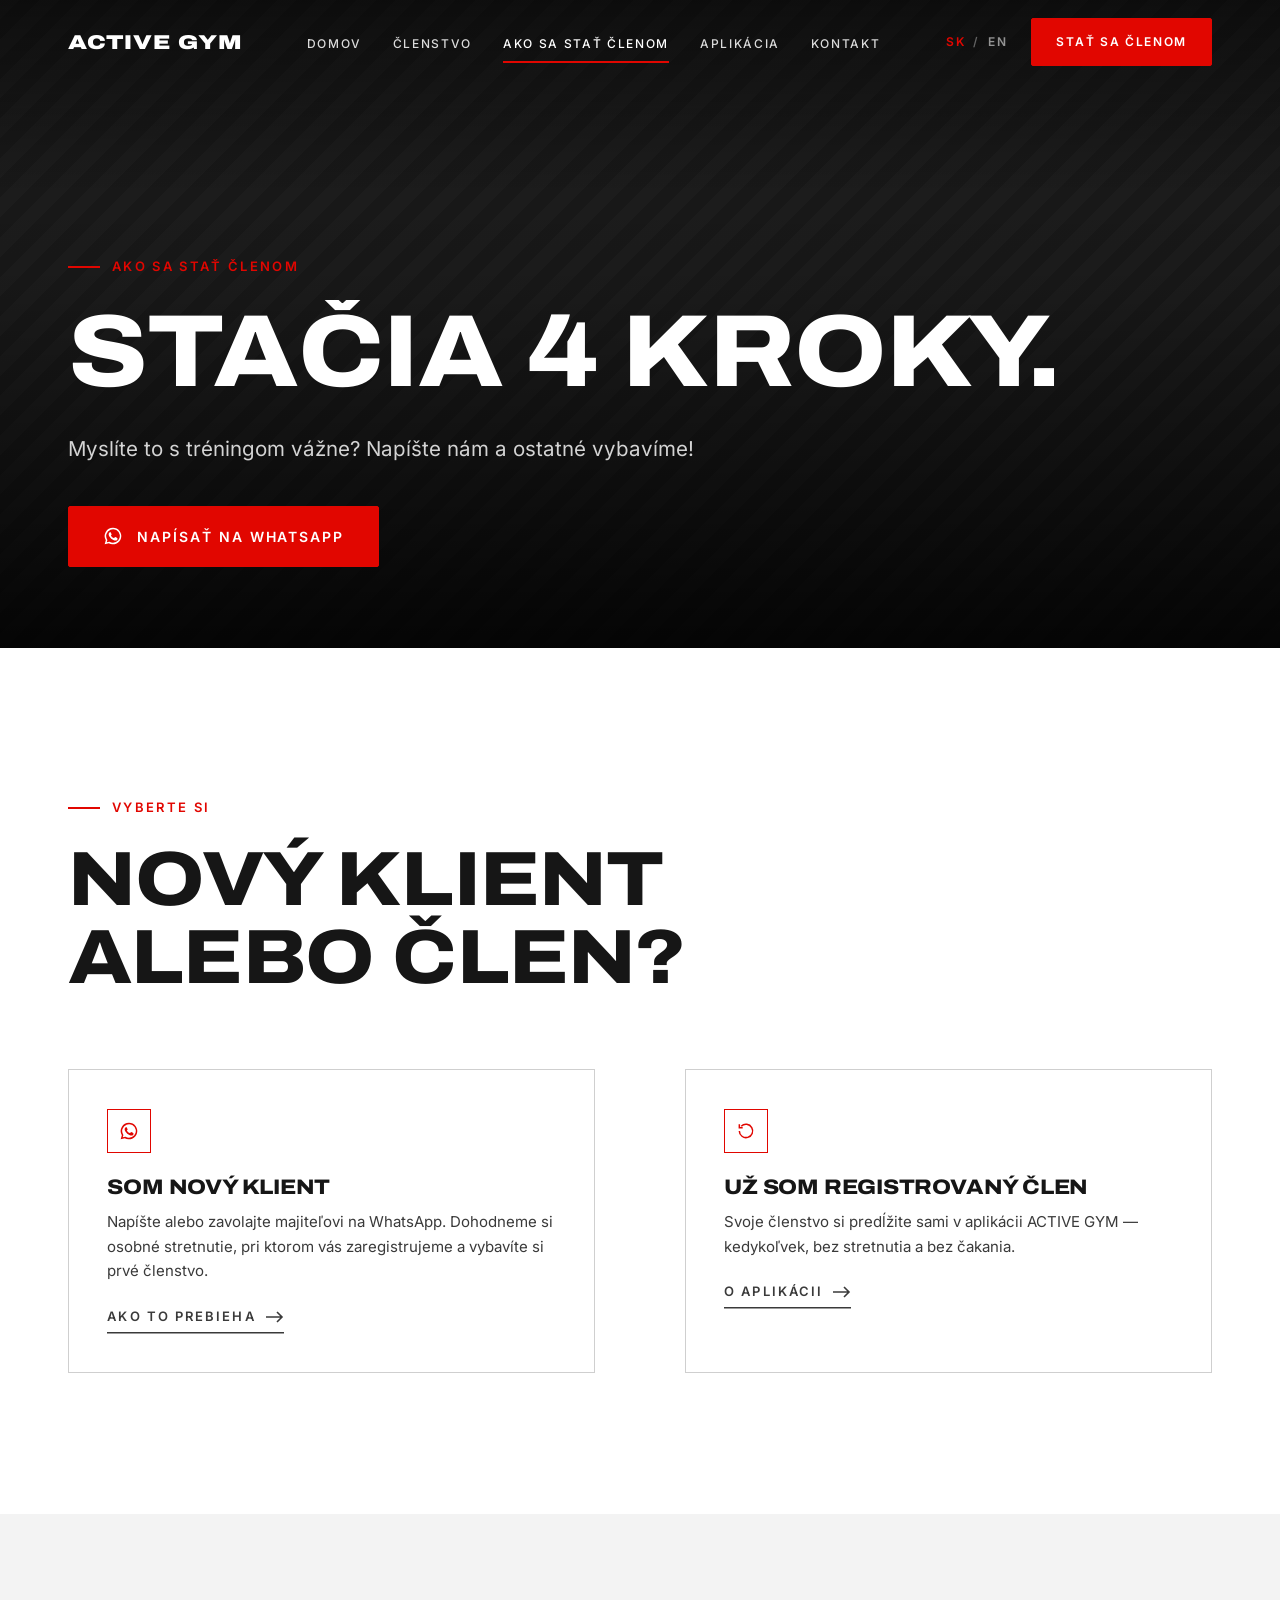
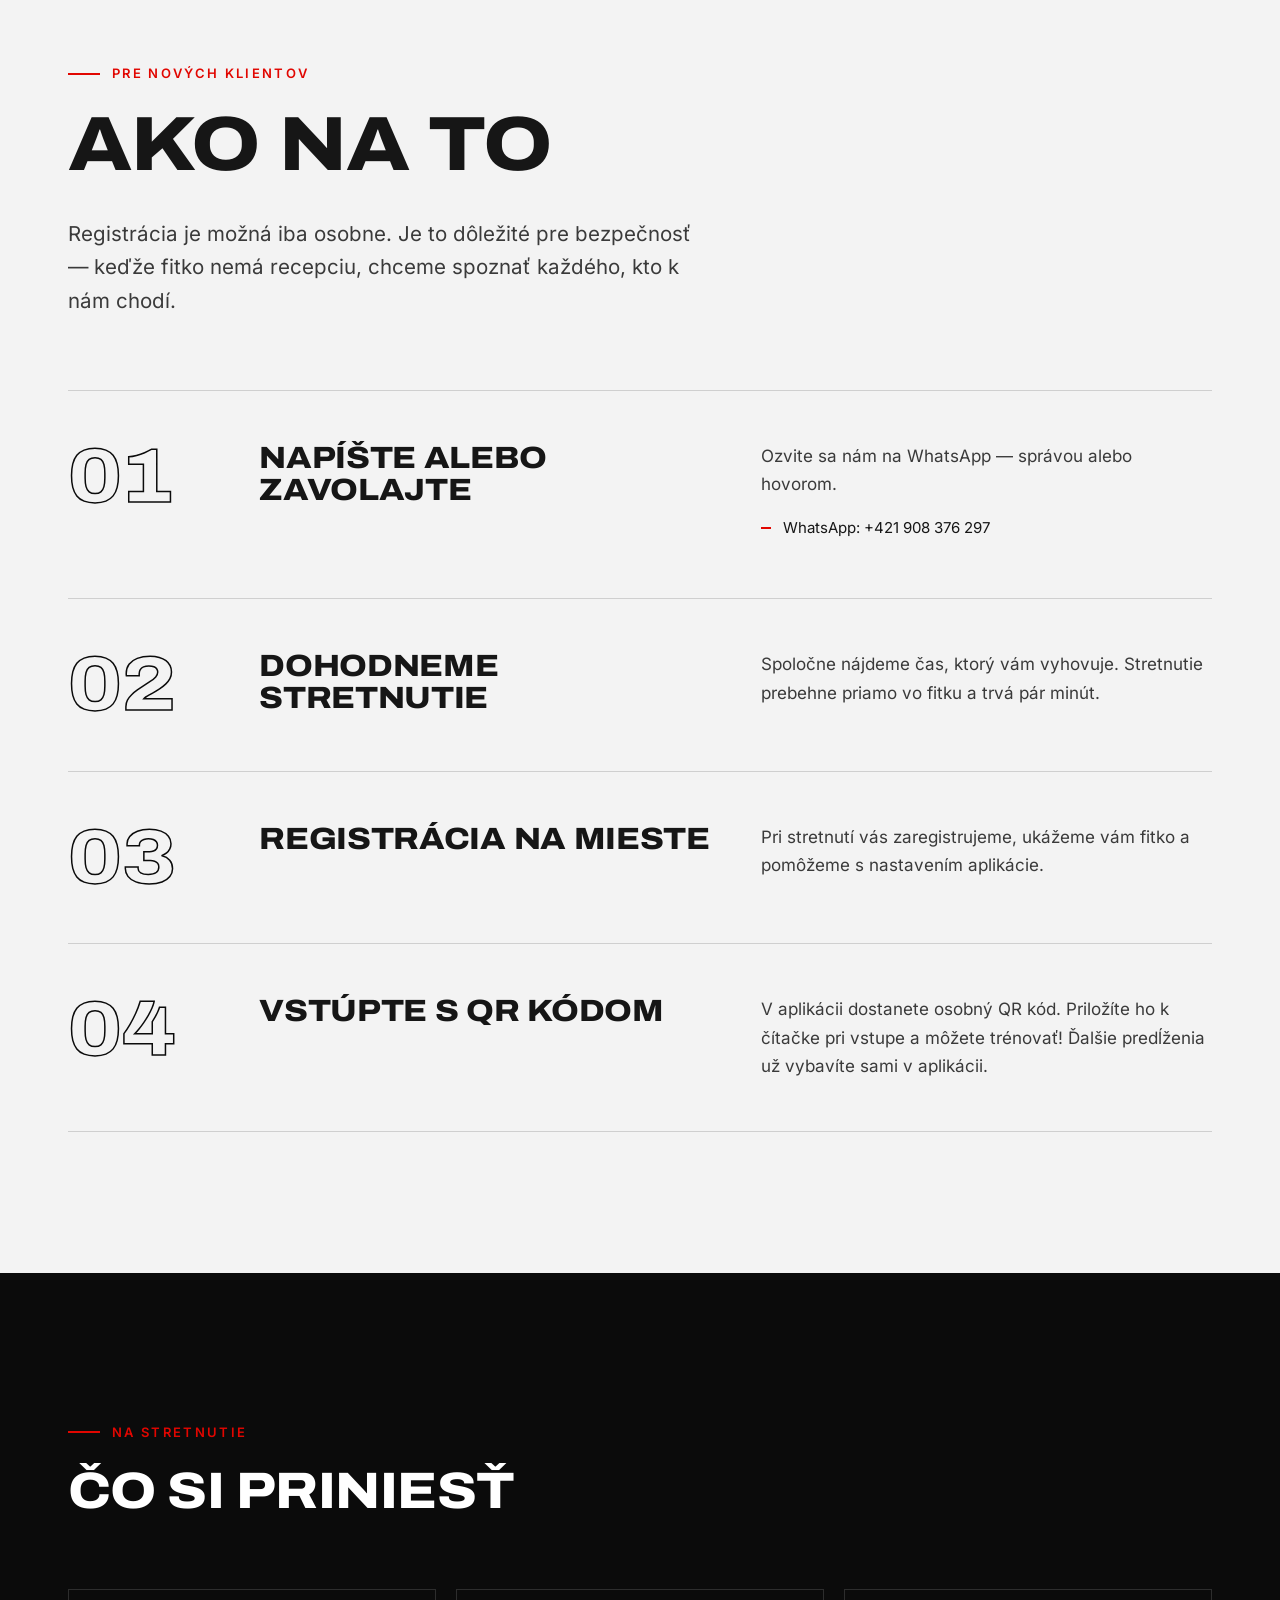
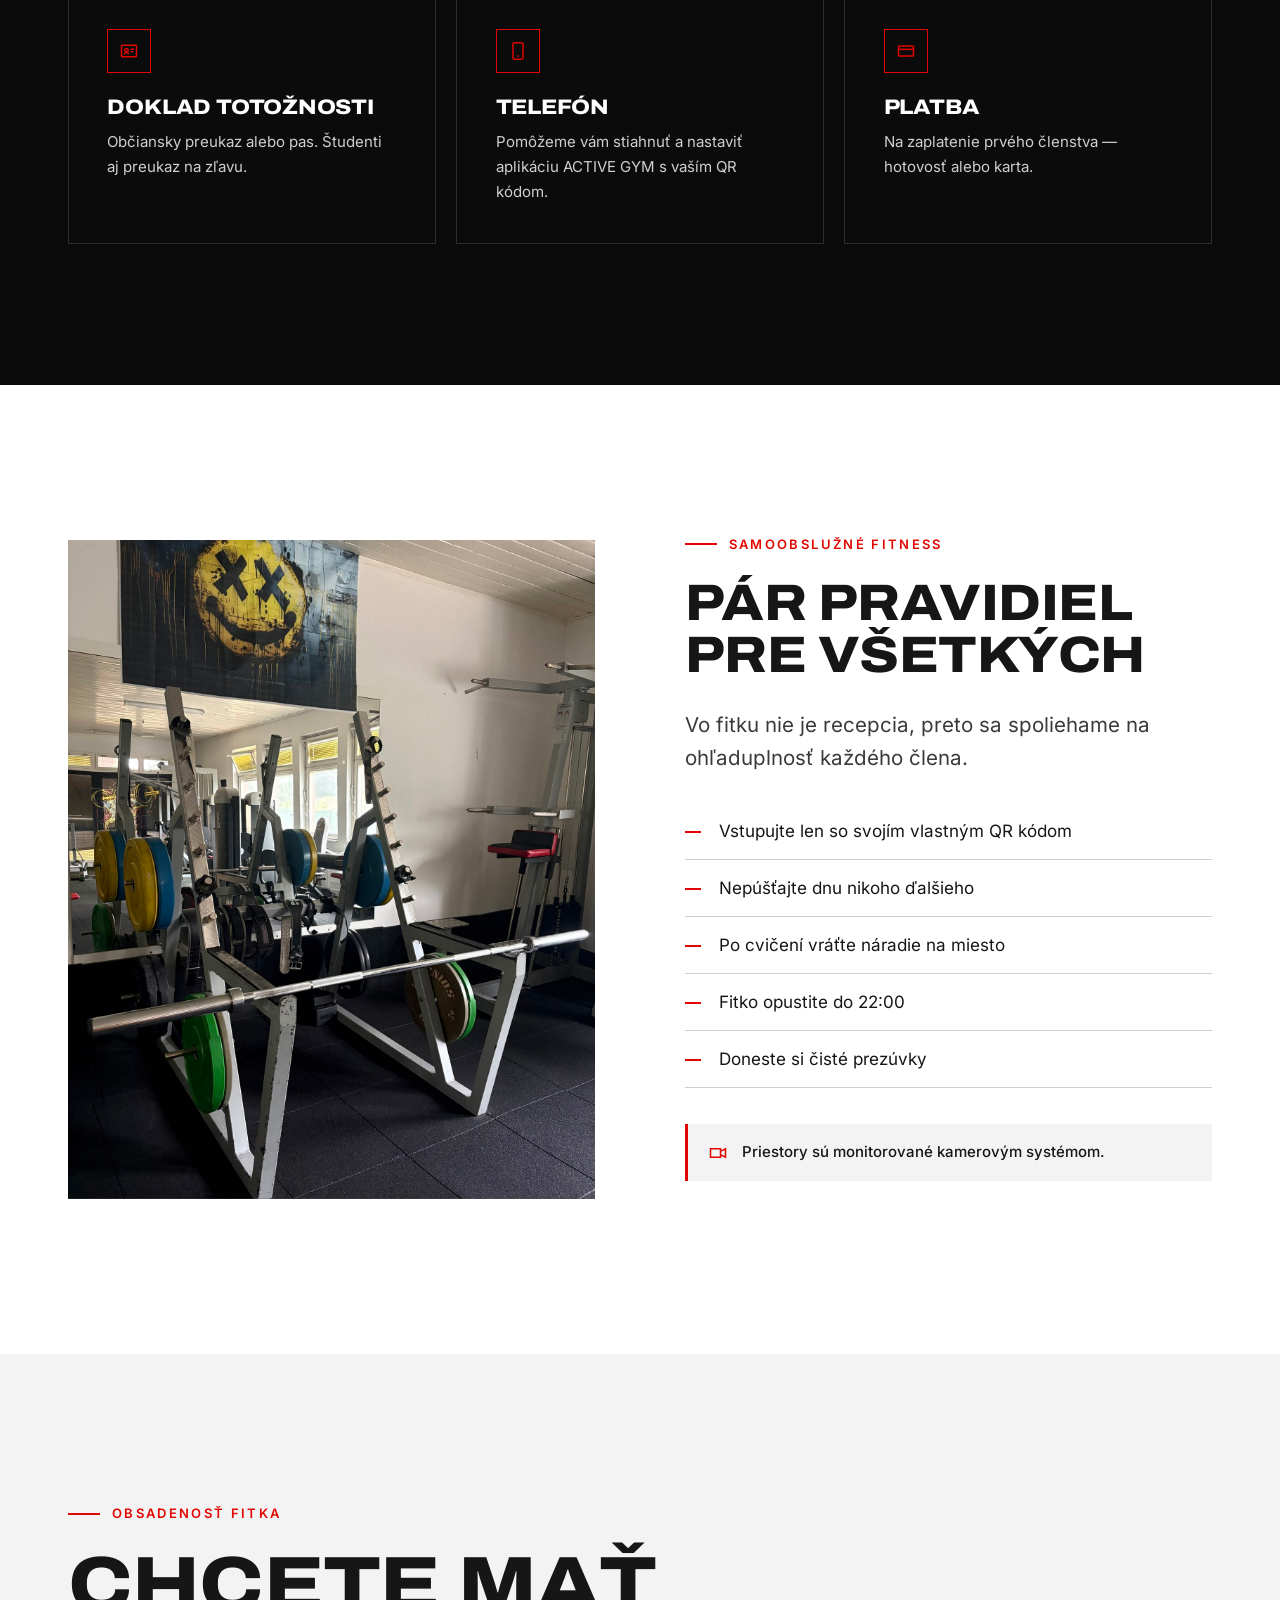
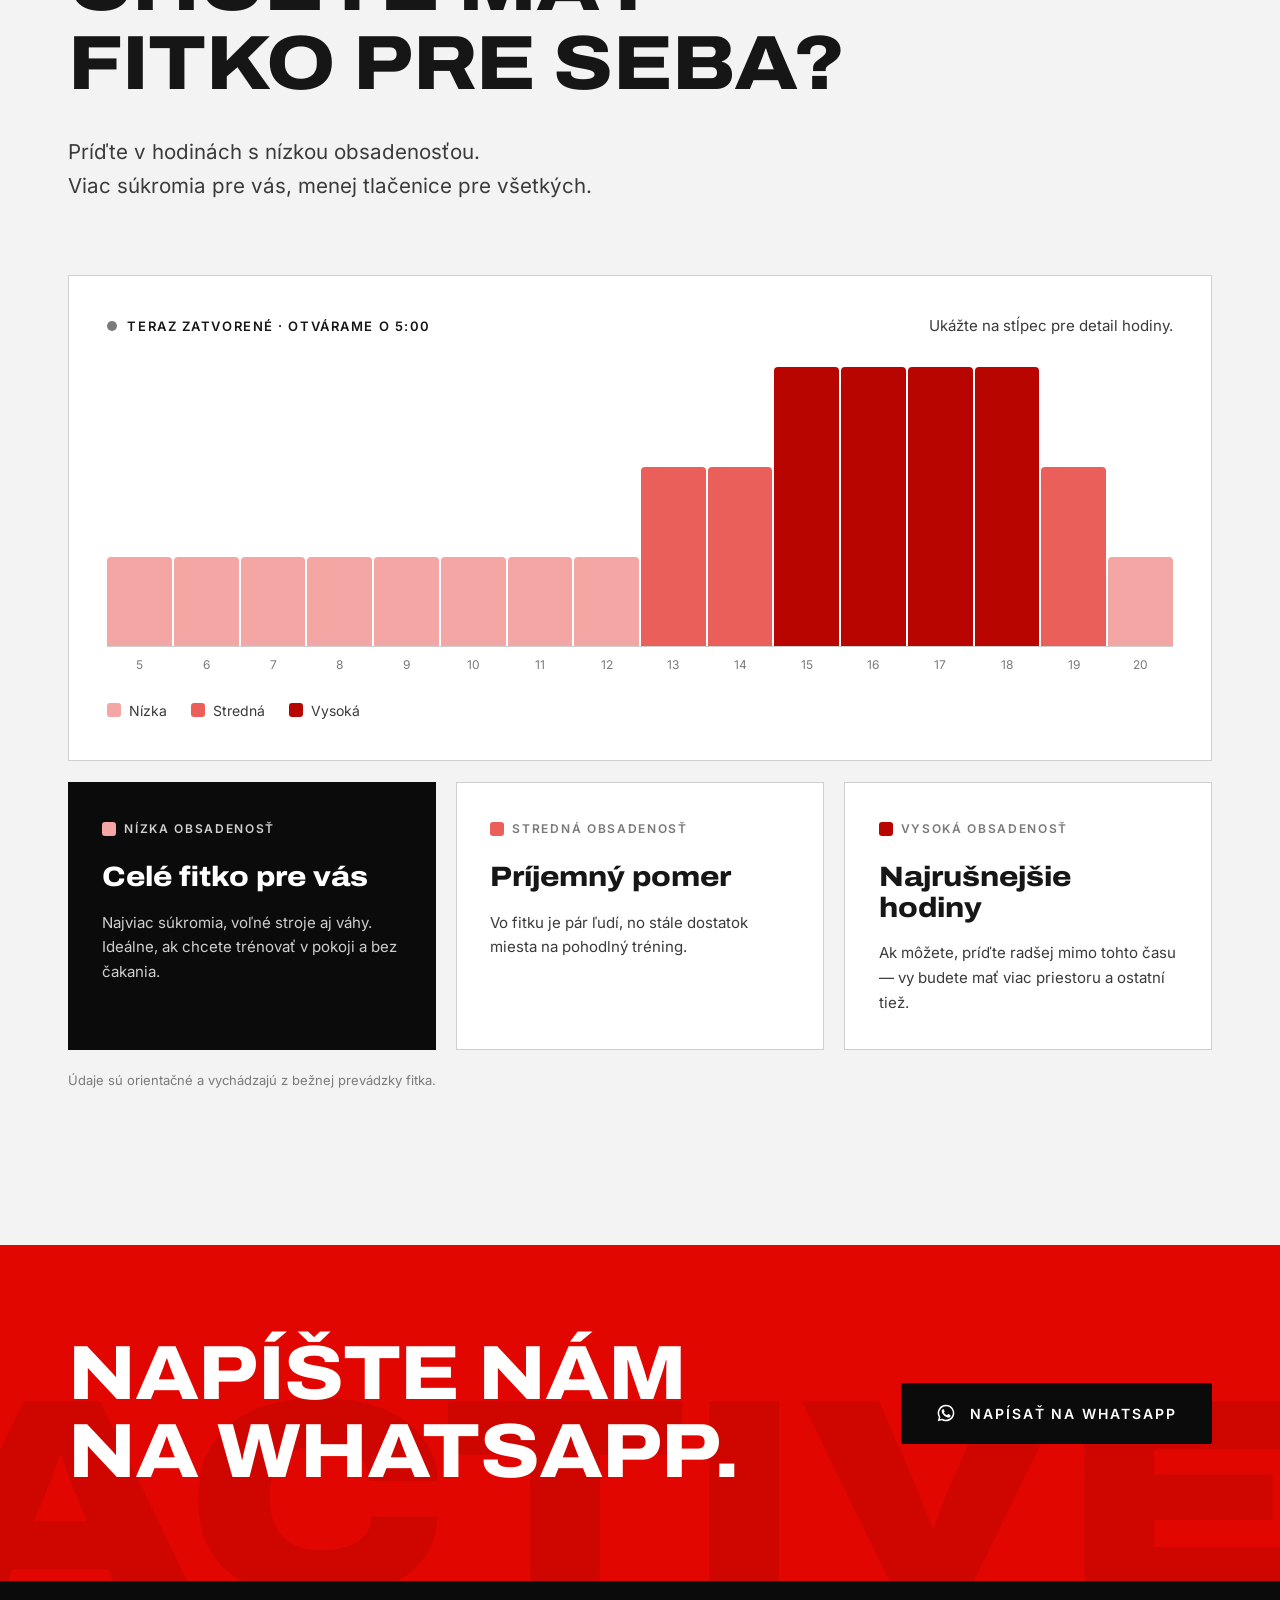
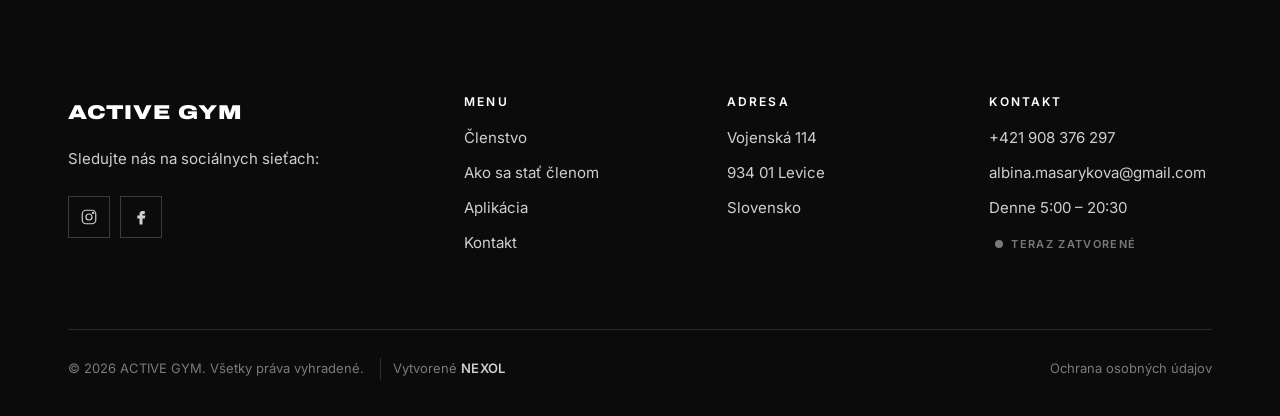
<file: ako-sa-stat-clenom.html>
<!DOCTYPE html>
<html lang="sk">
<head>
  <meta charset="UTF-8">
  <meta name="viewport" content="width=device-width, initial-scale=1">
  <title>Ako sa stať členom — ACTIVE GYM Levice</title>
  <meta name="description" content="Ako sa stať členom fitka ACTIVE GYM v Leviciach v štyroch jednoduchých krokoch.">
  <link rel="canonical" href="https://www.activegym.sk/ako-sa-stat-clenom">
  <link rel="alternate" hreflang="sk" href="https://www.activegym.sk/ako-sa-stat-clenom">
  <link rel="alternate" hreflang="en" href="https://www.activegym.sk/en/how-to-join">
  <link rel="alternate" hreflang="x-default" href="https://www.activegym.sk/ako-sa-stat-clenom">

  <!-- Favicon -->
  <link rel="icon" href="favicon.ico" sizes="48x48">
  <link rel="icon" type="image/png" sizes="32x32" href="images/icons/favicon-32.png">
  <link rel="icon" type="image/png" sizes="16x16" href="images/icons/favicon-16.png">
  <link rel="apple-touch-icon" href="apple-touch-icon.png">
  <link rel="manifest" href="site.webmanifest">
  <meta name="theme-color" content="#0b0b0b">

  <!-- Social sharing -->
  <meta property="og:type" content="website">
  <meta property="og:site_name" content="ACTIVE GYM">
  <meta property="og:locale" content="sk_SK">
  <meta property="og:locale:alternate" content="en_GB">
  <meta property="og:title" content="Ako sa stať členom — ACTIVE GYM Levice">
  <meta property="og:description" content="Ako sa stať členom fitka ACTIVE GYM v Leviciach v štyroch jednoduchých krokoch.">
  <meta property="og:url" content="https://www.activegym.sk/ako-sa-stat-clenom">
  <meta property="og:image" content="https://www.activegym.sk/images/og-image.jpg">
  <meta property="og:image:width" content="1200">
  <meta property="og:image:height" content="630">
  <meta property="og:image:alt" content="ACTIVE GYM logo">
  <meta name="twitter:card" content="summary_large_image">
  <link rel="stylesheet" href="css/style.css">
</head>

<body>
  <div class="page-curtain" aria-hidden="true"></div>

  <header class="site-header">
    <div class="container">
      <a href="./" class="logo" aria-label="ACTIVE domov">Active Gym</a>
      <nav class="main-nav" aria-label="Main">
        <ul>
          <li><a href="./">Domov</a></li>
          <li><a href="clenstvo">Členstvo</a></li>
          <li><a href="ako-sa-stat-clenom" aria-current="page">Ako sa stať členom</a></li>
          <li><a href="aplikacia">Aplikácia</a></li>
          <li><a href="kontakt">Kontakt</a></li>
        </ul>
      </nav>
      <div class="header-right">
        <div class="lang-switch" aria-label="Language / Jazyk"><a href="ako-sa-stat-clenom" hreflang="sk" lang="sk" class="is-active" aria-current="true" data-lang="sk">SK</a><span aria-hidden="true">/</span><a href="en/how-to-join" hreflang="en" lang="en" data-lang="en">EN</a></div>
        <a href="ako-sa-stat-clenom" class="btn header-cta">Stať sa členom</a>
        <button class="menu-toggle" aria-label="Otvoriť menu" aria-expanded="false">
          <span></span><span></span><span></span>
        </button>
      </div>
    </div>
  </header>

  <div class="mobile-menu">
    <ul>
      <li><a href="./">Domov</a></li>
      <li><a href="clenstvo">Členstvo</a></li>
      <li><a href="ako-sa-stat-clenom" aria-current="page">Ako sa stať členom</a></li>
      <li><a href="aplikacia">Aplikácia</a></li>
      <li><a href="kontakt">Kontakt</a></li>
    </ul>
    <div class="mobile-meta">
      <div class="lang-switch lang-switch--big" aria-label="Language / Jazyk"><a href="ako-sa-stat-clenom" hreflang="sk" lang="sk" class="is-active" aria-current="true" data-lang="sk">SK</a><span aria-hidden="true">/</span><a href="en/how-to-join" hreflang="en" lang="en" data-lang="en">EN</a></div>
      <p>Vojenská 114 · Levice</p>
    </div>
  </div>

  <main id="main">
    <!-- PAGE HERO -->
    <section class="hero page-hero">
      <div class="media" data-label="join"></div>
      <div class="container">
        <p class="eyebrow hero-fade">Ako sa stať členom</p>
        <h1 class="h-xl">
          <span class="rise"><span>Stačia 4 kroky.</span></span>
          <span class="rise"><span class="text-red"> </span></span>
        </h1>
        <p class="lead hero-fade">Myslíte to s tréningom vážne? Napíšte nám a ostatné vybavíme!</p>
        <div class="hero-actions hero-fade">
          <a href="https://wa.me/421908376297?text=Dobr%C3%BD%20de%C5%88%2C%20m%C3%A1m%20z%C3%A1ujem%20o%20%C4%8Dlenstvo%20vo%20fitku%20ACTIVE GYM." class="btn" target="_blank" rel="noopener"><svg width="20" height="20" viewBox="0 0 24 24" fill="currentColor" aria-hidden="true"><path d="M12 2a10 10 0 0 0-8.6 15.1L2 22l5-1.3A10 10 0 1 0 12 2zm0 18.2a8.2 8.2 0 0 1-4.2-1.2l-.3-.2-3 .8.8-2.9-.2-.3A8.2 8.2 0 1 1 12 20.2zm4.5-6.1c-.2-.1-1.5-.7-1.7-.8-.2-.1-.4-.1-.6.1l-.8 1c-.1.2-.3.2-.5.1a6.7 6.7 0 0 1-3.3-2.9c-.3-.4.2-.4.7-1.4.1-.2 0-.3 0-.4l-.8-1.8c-.2-.5-.4-.4-.6-.4h-.5a1 1 0 0 0-.7.3 3 3 0 0 0-.9 2.2 5.2 5.2 0 0 0 1.1 2.7 11.8 11.8 0 0 0 4.5 4c1.7.7 2.3.8 3.2.6.5-.1 1.5-.6 1.7-1.2.2-.6.2-1.1.2-1.2-.1-.1-.3-.2-.5-.3z"/></svg> Napísať na WhatsApp</a>
        </div>
      </div>
    </section>

    <!-- TWO PATHS -->
    <section class="section">
      <div class="container">
        <div class="section-head">
          <div>
            <p class="eyebrow reveal">Vyberte si</p>
            <h2 class="h-lg reveal" style="--delay:.1s">Nový klient<br>alebo člen?</h2>
          </div>
        </div>
        <div class="feature" style="align-items:stretch">
          <div class="info-card reveal">
            <div class="icon"><svg width="20" height="20" viewBox="0 0 24 24" fill="currentColor" aria-hidden="true"><path d="M12 2a10 10 0 0 0-8.6 15.1L2 22l5-1.3A10 10 0 1 0 12 2zm0 18.2a8.2 8.2 0 0 1-4.2-1.2l-.3-.2-3 .8.8-2.9-.2-.3A8.2 8.2 0 1 1 12 20.2zm4.5-6.1c-.2-.1-1.5-.7-1.7-.8-.2-.1-.4-.1-.6.1l-.8 1c-.1.2-.3.2-.5.1a6.7 6.7 0 0 1-3.3-2.9c-.3-.4.2-.4.7-1.4.1-.2 0-.3 0-.4l-.8-1.8c-.2-.5-.4-.4-.6-.4h-.5a1 1 0 0 0-.7.3 3 3 0 0 0-.9 2.2 5.2 5.2 0 0 0 1.1 2.7 11.8 11.8 0 0 0 4.5 4c1.7.7 2.3.8 3.2.6.5-.1 1.5-.6 1.7-1.2.2-.6.2-1.1.2-1.2-.1-.1-.3-.2-.5-.3z"/></svg></div>
            <h3>Som nový klient</h3>
            <p>Napíšte alebo zavolajte majiteľovi na WhatsApp. Dohodneme si osobné stretnutie, pri ktorom vás zaregistrujeme a vybavíte si prvé členstvo.</p>
            <p style="margin-top:20px"><a href="#postup" class="link-arrow">Ako to prebieha <svg class="arrow" width="18" height="12" viewBox="0 0 18 12" fill="none" aria-hidden="true"><path d="M0 6h16M11 1l5 5-5 5" stroke="currentColor" stroke-width="1.6"/></svg></a></p>
          </div>
          <div class="info-card reveal" style="--delay:.1s">
            <div class="icon"><svg width="20" height="20" viewBox="0 0 24 24" fill="none" stroke="currentColor" stroke-width="1.8"><path d="M4 12a8 8 0 1 0 2.3-5.7M4 4v4h4"/></svg></div>
            <h3>Už som registrovaný člen</h3>
            <p>Svoje členstvo si predĺžite sami v aplikácii ACTIVE GYM — kedykoľvek, bez stretnutia a bez čakania.</p>
            <p style="margin-top:20px"><a href="aplikacia" class="link-arrow">O aplikácii <svg class="arrow" width="18" height="12" viewBox="0 0 18 12" fill="none" aria-hidden="true"><path d="M0 6h16M11 1l5 5-5 5" stroke="currentColor" stroke-width="1.6"/></svg></a></p>
          </div>
        </div>
      </div>
    </section>

    <!-- STEPS FOR NEW CLIENTS -->
    <section class="section section--grey" id="postup">
      <div class="container">
        <div class="section-head">
          <div>
            <p class="eyebrow reveal">Pre nových klientov</p>
            <h2 class="h-lg reveal" style="--delay:.1s">Ako na to</h2>
          </div>
          <p class="lead reveal" style="--delay:.2s">Registrácia je možná iba osobne. Je to dôležité pre bezpečnosť — keďže fitko nemá recepciu, chceme spoznať každého, kto k nám chodí.</p>
        </div>

        <div class="steps">
          <div class="step reveal">
            <div class="step-num">01</div>
            <div><h3>Napíšte alebo zavolajte</h3></div>
            <div>
              <p>Ozvite sa nám na WhatsApp — správou alebo hovorom.</p>
              <ul class="step-detail" style="margin-top:12px">
                <li>WhatsApp: <a href="https://wa.me/421908376297?text=Dobr%C3%BD%20de%C5%88%2C%20m%C3%A1m%20z%C3%A1ujem%20o%20%C4%8Dlenstvo%20vo%20fitku%20ACTIVE GYM." target="_blank" rel="noopener">+421 908 376 297</a></li>
              </ul>
            </div>
          </div>
          <div class="step reveal">
            <div class="step-num">02</div>
            <div><h3>Dohodneme stretnutie</h3></div>
            <div>
              <p>Spoločne nájdeme čas, ktorý vám vyhovuje. Stretnutie prebehne priamo vo fitku a trvá pár minút.</p>
            </div>
          </div>
          <div class="step reveal">
            <div class="step-num">03</div>
            <div><h3>Registrácia na mieste</h3></div>
            <div>
              <p>Pri stretnutí vás zaregistrujeme, ukážeme vám fitko a pomôžeme s nastavením aplikácie.</p>
              </ul>
            </div>
          </div>
          <div class="step reveal">
            <div class="step-num">04</div>
            <div><h3>Vstúpte s QR kódom</h3></div>
            <div>
              <p>V aplikácii dostanete osobný QR kód. Priložíte ho k čítačke pri vstupe a môžete trénovať! Ďalšie predĺženia už vybavíte sami v aplikácii.</p>
            </div>
          </div>
        </div>
      </div>
    </section>

    <!-- WHAT TO BRING -->
    <section class="section section--dark">
      <div class="container">
        <div class="section-head">
          <div>
            <p class="eyebrow reveal">Na stretnutie</p>
            <h2 class="h-md reveal" style="--delay:.1s">Čo si priniesť</h2>
          </div>
        </div>
        <div class="cards-3">
          <div class="info-card reveal">
            <div class="icon"><svg width="20" height="20" viewBox="0 0 24 24" fill="none" stroke="currentColor" stroke-width="1.8"><rect x="3" y="5" width="18" height="14" rx="1"/><circle cx="9" cy="11" r="2"/><path d="M6 16c.6-1.5 1.7-2 3-2s2.4.5 3 2M14 10h4M14 13h3"/></svg></div>
            <h3>Doklad totožnosti</h3>
            <p>Občiansky preukaz alebo pas. Študenti aj preukaz na zľavu.</p>
          </div>
          <div class="info-card reveal" style="--delay:.1s">
            <div class="icon"><svg width="20" height="20" viewBox="0 0 24 24" fill="none" stroke="currentColor" stroke-width="1.8"><rect x="6" y="2" width="12" height="20" rx="2"/><path d="M11 18h2"/></svg></div>
            <h3>Telefón</h3>
            <p>Pomôžeme vám stiahnuť a nastaviť aplikáciu ACTIVE GYM s vaším QR kódom.</p>
          </div>
          <div class="info-card reveal" style="--delay:.2s">
            <div class="icon"><svg width="20" height="20" viewBox="0 0 24 24" fill="none" stroke="currentColor" stroke-width="1.8"><rect x="3" y="6" width="18" height="12" rx="1"/><path d="M3 10h18"/></svg></div>
            <h3>Platba</h3>
            <p>Na zaplatenie prvého členstva — hotovosť alebo karta.</p>
          </div>
        </div>
      </div>
    </section>

    <!-- SELF-SERVICE RULES -->
    <section class="section">
      <div class="container feature">
        <div class="feature-media media reveal-img" data-label="gym-rules.jpg">
          <img src="images/drep.jpeg" alt="Stojan na drepy a voľné váhy vo fitku ACTIVE GYM Levice">
        </div>
        <div class="feature-text">
          <p class="eyebrow reveal">Samoobslužné fitness</p>
          <h2 class="h-md reveal" style="--delay:.1s">Pár pravidiel pre všetkých</h2>
          <p class="lead reveal" style="--delay:.15s">Vo fitku nie je recepcia, preto sa spoliehame na ohľaduplnosť každého člena.</p>
          <ul class="check-list reveal" style="--delay:.2s">
            <li>Vstupujte len so svojím vlastným QR kódom</li>
            <li>Nepúšťajte dnu nikoho ďalšieho</li>
            <li>Po cvičení vráťte náradie na miesto</li>
            <li>Fitko opustite do 22:00</li>
            <li>Doneste si čisté prezúvky</li>
          </ul>
          <p class="notice notice--camera reveal" style="--delay:.25s">
            <svg width="20" height="20" viewBox="0 0 24 24" fill="none" stroke="currentColor" stroke-width="1.8" aria-hidden="true"><path d="M3 7h12v10H3zM15 10l6-3v10l-6-3"/></svg>
            <span>Priestory sú monitorované kamerovým systémom.</span>
          </p>
        </div>
      </div>
       </section>

    <!-- OCCUPANCY -->
    <section class="section section--grey" id="obsadenost">
      <div class="container">
        <div class="section-head">
          <div>
            <p class="eyebrow reveal">Obsadenosť fitka</p>
            <h2 class="h-lg reveal" style="--delay:.1s">Chcete mať<br>fitko pre seba?</h2>
          </div>
          <p class="lead reveal" style="--delay:.2s">Príďte v hodinách s nízkou obsadenosťou.<br>Viac súkromia pre vás, menej tlačenice pre všetkých.</p>
        </div>

        <div class="occ-panel reveal">
          <div class="occ-top">
            <p class="occ-now" data-occ-now><span class="occ-dot"></span><span data-occ-now-text>Obsadenosť podľa hodín</span></p>
            <p class="occ-readout" data-occ-readout>Ukážte na stĺpec pre detail hodiny.</p>
          </div>
          <div class="occ-chart" role="group" aria-label="Obsadenosť fitka podľa hodín, 5:00 – 20:30">
            <button type="button" class="occ-bar occ-low" style="--i:0" data-hour="5" data-range="5:00 – 6:00" data-level="Nízka obsadenosť" aria-label="5:00 – 6:00: Nízka obsadenosť"></button>
            <button type="button" class="occ-bar occ-low" style="--i:1" data-hour="6" data-range="6:00 – 7:00" data-level="Nízka obsadenosť" aria-label="6:00 – 7:00: Nízka obsadenosť"></button>
            <button type="button" class="occ-bar occ-low" style="--i:2" data-hour="7" data-range="7:00 – 8:00" data-level="Nízka obsadenosť" aria-label="7:00 – 8:00: Nízka obsadenosť"></button>
            <button type="button" class="occ-bar occ-low" style="--i:3" data-hour="8" data-range="8:00 – 9:00" data-level="Nízka obsadenosť" aria-label="8:00 – 9:00: Nízka obsadenosť"></button>
            <button type="button" class="occ-bar occ-low" style="--i:4" data-hour="9" data-range="9:00 – 10:00" data-level="Nízka obsadenosť" aria-label="9:00 – 10:00: Nízka obsadenosť"></button>
            <button type="button" class="occ-bar occ-low" style="--i:5" data-hour="10" data-range="10:00 – 11:00" data-level="Nízka obsadenosť" aria-label="10:00 – 11:00: Nízka obsadenosť"></button>
            <button type="button" class="occ-bar occ-low" style="--i:6" data-hour="11" data-range="11:00 – 12:00" data-level="Nízka obsadenosť" aria-label="11:00 – 12:00: Nízka obsadenosť"></button>
            <button type="button" class="occ-bar occ-low" style="--i:7" data-hour="12" data-range="12:00 – 13:00" data-level="Nízka obsadenosť" aria-label="12:00 – 13:00: Nízka obsadenosť"></button>
            <button type="button" class="occ-bar occ-mid" style="--i:8" data-hour="13" data-range="13:00 – 14:00" data-level="Stredná obsadenosť" aria-label="13:00 – 14:00: Stredná obsadenosť"></button>
            <button type="button" class="occ-bar occ-mid" style="--i:9" data-hour="14" data-range="14:00 – 15:00" data-level="Stredná obsadenosť" aria-label="14:00 – 15:00: Stredná obsadenosť"></button>
            <button type="button" class="occ-bar occ-high" style="--i:10" data-hour="15" data-range="15:00 – 16:00" data-level="Vysoká obsadenosť" aria-label="15:00 – 16:00: Vysoká obsadenosť"></button>
            <button type="button" class="occ-bar occ-high" style="--i:11" data-hour="16" data-range="16:00 – 17:00" data-level="Vysoká obsadenosť" aria-label="16:00 – 17:00: Vysoká obsadenosť"></button>
            <button type="button" class="occ-bar occ-high" style="--i:12" data-hour="17" data-range="17:00 – 18:00" data-level="Vysoká obsadenosť" aria-label="17:00 – 18:00: Vysoká obsadenosť"></button>
            <button type="button" class="occ-bar occ-high" style="--i:13" data-hour="18" data-range="18:00 – 19:00" data-level="Vysoká obsadenosť" aria-label="18:00 – 19:00: Vysoká obsadenosť"></button>
            <button type="button" class="occ-bar occ-mid" style="--i:14" data-hour="19" data-range="19:00 – 20:00" data-level="Stredná obsadenosť" aria-label="19:00 – 20:00: Stredná obsadenosť"></button>
            <button type="button" class="occ-bar occ-low" style="--i:15" data-hour="20" data-range="20:00 – 20:30" data-level="Nízka obsadenosť" aria-label="20:00 – 20:30: Nízka obsadenosť"></button>
          </div>
          <div class="occ-hours" aria-hidden="true">
            <span>5</span>
            <span class="odd">6</span>
            <span>7</span>
            <span class="odd">8</span>
            <span>9</span>
            <span class="odd">10</span>
            <span>11</span>
            <span class="odd">12</span>
            <span>13</span>
            <span class="odd">14</span>
            <span>15</span>
            <span class="odd">16</span>
            <span>17</span>
            <span class="odd">18</span>
            <span>19</span>
            <span class="odd">20</span>
          </div>
          <ul class="occ-legend">
            <li><span class="sw occ-low"></span>Nízka</li>
            <li><span class="sw occ-mid"></span>Stredná</li>
            <li><span class="sw occ-high"></span>Vysoká</li>
          </ul>
        </div>

        <div class="occ-cards">
          <div class="occ-card occ-card--low reveal">
            <span class="occ-tag"><span class="sw occ-low"></span>Nízka obsadenosť</span>
            <p class='occ-time'>Celé fitko pre vás</p>
            <p>Najviac súkromia, voľné stroje aj váhy. Ideálne, ak chcete trénovať v pokoji a bez čakania.</p>
          </div>
          <div class="occ-card reveal" style="--delay:.1s">
            <span class="occ-tag"><span class="sw occ-mid"></span>Stredná obsadenosť</span>
            <p class="occ-time">Príjemný pomer</p>
            <p>Vo fitku je pár ľudí, no stále dostatok miesta na pohodlný tréning.</p>
          </div>
          <div class="occ-card reveal" style="--delay:.2s">
            <span class="occ-tag"><span class="sw occ-high"></span>Vysoká obsadenosť</span>
            <p class="occ-time">Najrušnejšie hodiny</p>
            <p>Ak môžete, príďte radšej mimo tohto času — vy budete mať viac priestoru a ostatní tiež.</p>
          </div>
        </div>
        <p class="occ-note reveal">Údaje sú orientačné a vychádzajú z bežnej prevádzky fitka.</p>
      </div>
    </section>

    <script>
    /* Occupancy section: highlight the current hour (Slovak time) */
    (function () {
      var T = document.documentElement.lang === "en"
        ? { now: "Right now: ", closed: "Closed now · we open at 5:00" }
        : { now: "Práve teraz: ", closed: "Teraz zatvorené · otvárame o 5:00" };
      var bars = document.querySelectorAll(".occ-bar");
      var readout = document.querySelector("[data-occ-readout]");
      var nowText = document.querySelector("[data-occ-now-text]");
      var nowBox = document.querySelector("[data-occ-now]");
      var parts = new Intl.DateTimeFormat("en-GB", { timeZone: "Europe/Bratislava", hour: "2-digit", minute: "2-digit", hour12: false }).formatToParts(new Date());
      var h = 0, m = 0;
      parts.forEach(function (p) { if (p.type === "hour") h = parseInt(p.value, 10) % 24; if (p.type === "minute") m = parseInt(p.value, 10); });
      var mins = h * 60 + m, open = mins >= 300 && mins < 1230;
      var current = open ? document.querySelector('.occ-bar[data-hour="' + h + '"]') : null;
      function show(bar) { readout.textContent = bar.dataset.range + " · " + bar.dataset.level; }
      if (current) {
        current.classList.add("is-now");
        nowText.textContent = T.now + current.dataset.level.toLowerCase();
        nowBox.className = "occ-now is-" + (current.classList.contains("occ-low") ? "low" : current.classList.contains("occ-mid") ? "mid" : "high");
        show(current);
      } else {
        nowText.textContent = T.closed;
        nowBox.className = "occ-now is-closed";
      }
      bars.forEach(function (b) {
        b.addEventListener("mouseenter", function () { show(b); });
        b.addEventListener("focus", function () { show(b); });
        b.addEventListener("click", function () { show(b); });
      });
      document.querySelector(".occ-chart").addEventListener("mouseleave", function () {
        if (current) show(current);
      });
    })();
    </script>

    <!-- CTA -->
    <section class="cta-band section--tight">
      <div class="container">
        <h2 class="h-lg reveal">Napíšte nám<br>na WhatsApp.</h2>
        <div class="reveal" style="--delay:.15s"><a href="https://wa.me/421908376297?text=Dobr%C3%BD%20de%C5%88%2C%20m%C3%A1m%20z%C3%A1ujem%20o%20%C4%8Dlenstvo%20vo%20fitku%20ACTIVE GYM." class="btn" target="_blank" rel="noopener"><svg width="20" height="20" viewBox="0 0 24 24" fill="currentColor" aria-hidden="true"><path d="M12 2a10 10 0 0 0-8.6 15.1L2 22l5-1.3A10 10 0 1 0 12 2zm0 18.2a8.2 8.2 0 0 1-4.2-1.2l-.3-.2-3 .8.8-2.9-.2-.3A8.2 8.2 0 1 1 12 20.2zm4.5-6.1c-.2-.1-1.5-.7-1.7-.8-.2-.1-.4-.1-.6.1l-.8 1c-.1.2-.3.2-.5.1a6.7 6.7 0 0 1-3.3-2.9c-.3-.4.2-.4.7-1.4.1-.2 0-.3 0-.4l-.8-1.8c-.2-.5-.4-.4-.6-.4h-.5a1 1 0 0 0-.7.3 3 3 0 0 0-.9 2.2 5.2 5.2 0 0 0 1.1 2.7 11.8 11.8 0 0 0 4.5 4c1.7.7 2.3.8 3.2.6.5-.1 1.5-.6 1.7-1.2.2-.6.2-1.1.2-1.2-.1-.1-.3-.2-.5-.3z"/></svg> Napísať na WhatsApp</a></div>
      </div>
    </section>

  </main>

  <footer class="site-footer">
    <div class="container">
      <div class="footer-top">
        <div>
          <a href="./" class="logo">Active Gym</a>
          <p>Sledujte nás na sociálnych sieťach:</p>
          <div class="socials">
            <a href="https://www.instagram.com/active_gym_levice/" aria-label="Instagram"><svg width="18" height="18" viewBox="0 0 24 24" fill="none" stroke="currentColor" stroke-width="1.6"><rect x="3" y="3" width="18" height="18" rx="5"/><circle cx="12" cy="12" r="4"/><circle cx="17.5" cy="6.5" r="0.8" fill="currentColor"/></svg></a>
            <a href="https://www.facebook.com/activegymlevice/" aria-label="Facebook"><svg width="18" height="18" viewBox="0 0 24 24" fill="currentColor"><path d="M14 8h3V4h-3c-2.8 0-4 1.8-4 4.3V10H7v4h3v8h4v-8h3l1-4h-4V8.6c0-.4.3-.6 1-.6z"/></svg></a>
          </div>
        </div>
        <div>
          <h4>Menu</h4>
          <ul>
            <li><a href="clenstvo">Členstvo</a></li>
            <li><a href="ako-sa-stat-clenom">Ako sa stať členom</a></li>
            <li><a href="aplikacia">Aplikácia</a></li>
            <li><a href="kontakt">Kontakt</a></li>
          </ul>
        </div>
        <div>
          <h4>Adresa</h4>
          <ul>
            <li>Vojenská 114</li>
            <li>934 01 Levice</li>
            <li>Slovensko</li>
          </ul>
        </div>
        <div>
          <h4>Kontakt</h4>
          <ul>
            <li><a href="tel:+421908376297">+421 908 376 297</a></li>
            <li><a href="mailto:albina.masarykova@gmail.com">albina.masarykova@gmail.com</a></li>
            <li>Denne 5:00 – 20:30</li>
            <li><span class="open-status" data-open-status></span></li>
          </ul>
        </div>
      </div>
      <div class="footer-bottom">
        <span>© <span data-year>2026</span> ACTIVE GYM. Všetky práva vyhradené. <span class="footer-credit">Vytvorené <a href="https://nexol.sk" target="_blank" rel="noopener"><strong>NEXOL</strong></a></span></span>
        <span><a href="ochrana-osobnych-udajov">Ochrana osobných údajov</a></span>
      </div>
    </div>
  </footer>

  <script src="js/main.js"></script>
</body>
</html>
</file>
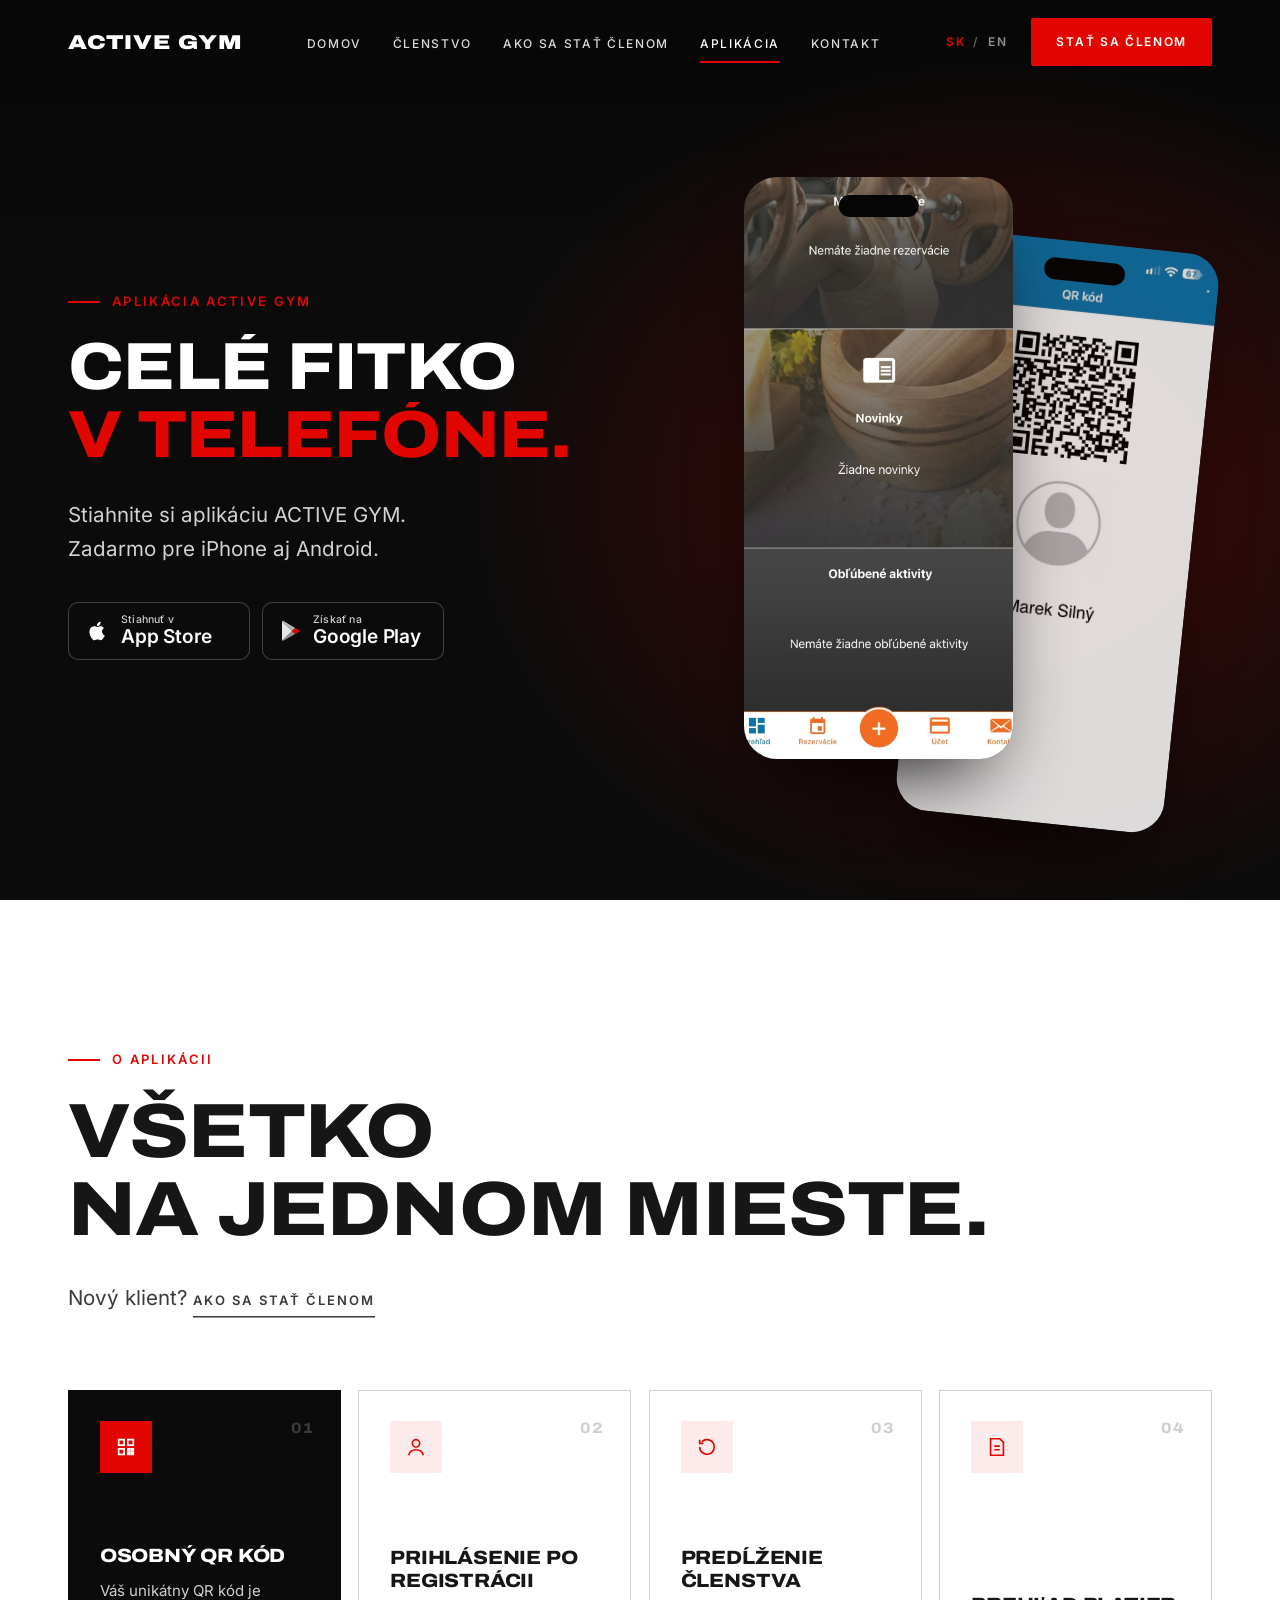
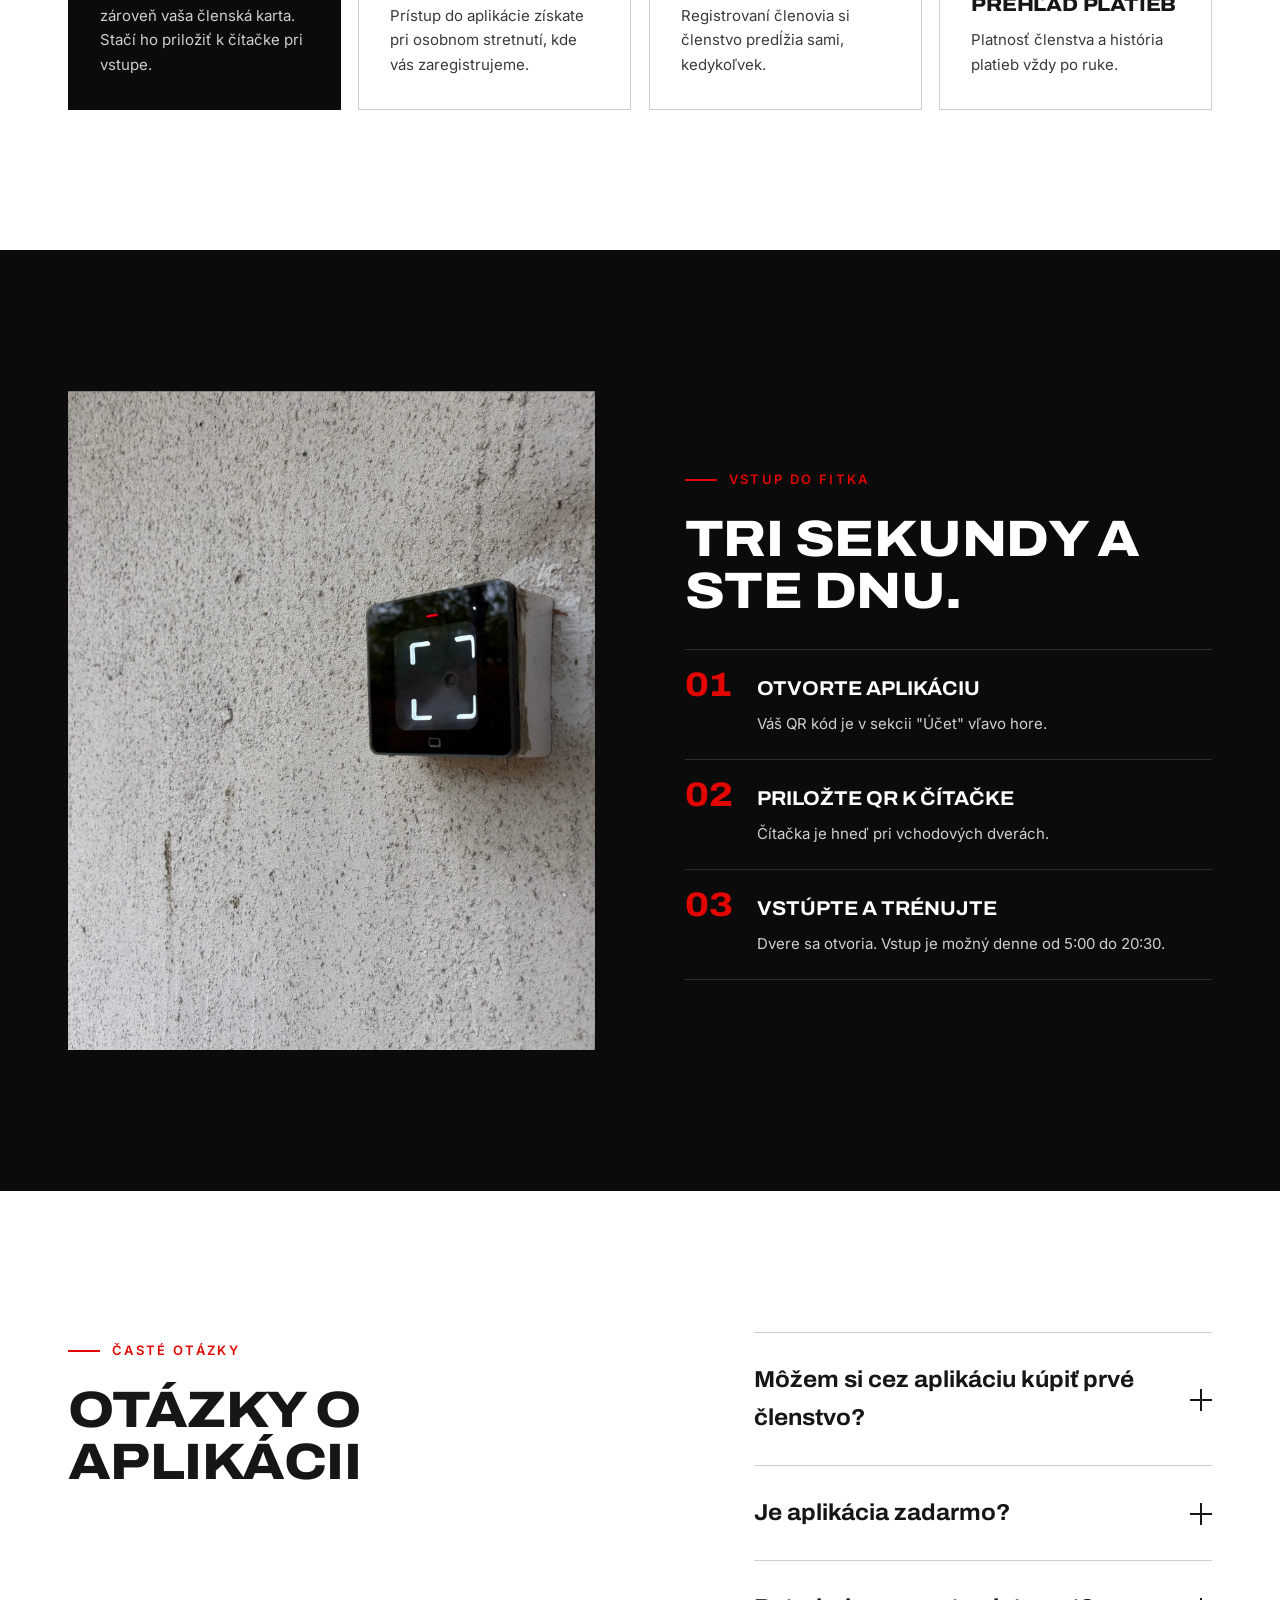
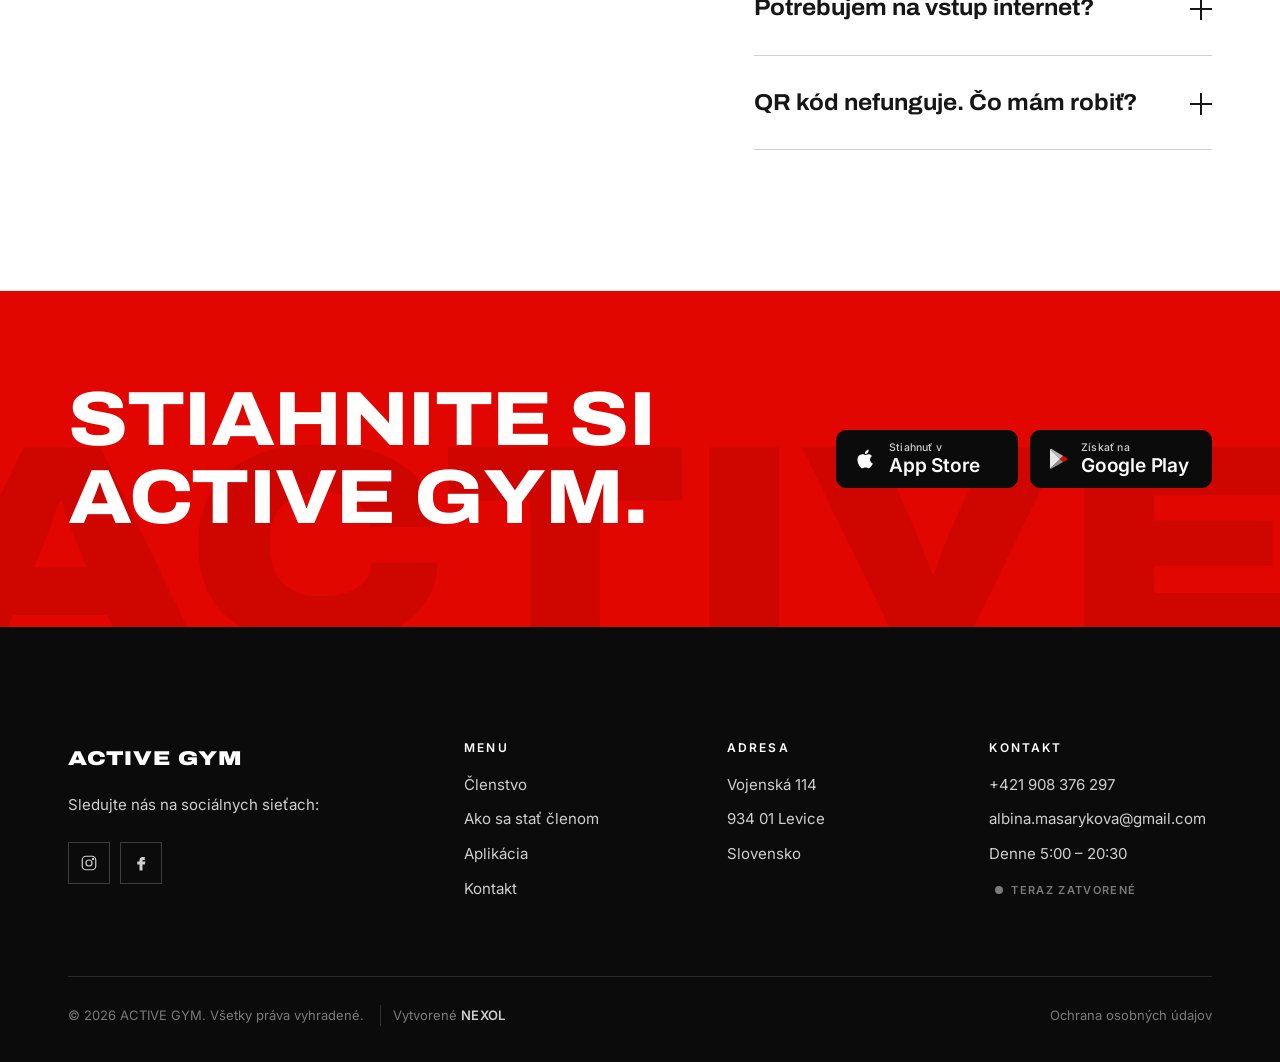
<file: aplikacia.html>
<!DOCTYPE html>
<html lang="sk">
<head>
  <meta charset="UTF-8">
  <meta name="viewport" content="width=device-width, initial-scale=1">
  <title>Aplikácia — ACTIVE GYM Levice</title>
  <meta name="description" content="Aplikácia ACTIVE GYM pre iOS a Android: členstvo, platby a vstup do fitka cez QR kód.">
  <link rel="canonical" href="https://www.activegym.sk/aplikacia">
  <link rel="alternate" hreflang="sk" href="https://www.activegym.sk/aplikacia">
  <link rel="alternate" hreflang="en" href="https://www.activegym.sk/en/app">
  <link rel="alternate" hreflang="x-default" href="https://www.activegym.sk/aplikacia">

  <!-- Favicon -->
  <link rel="icon" href="favicon.ico" sizes="48x48">
  <link rel="icon" type="image/png" sizes="32x32" href="images/icons/favicon-32.png">
  <link rel="icon" type="image/png" sizes="16x16" href="images/icons/favicon-16.png">
  <link rel="apple-touch-icon" href="apple-touch-icon.png">
  <link rel="manifest" href="site.webmanifest">
  <meta name="theme-color" content="#0b0b0b">

  <!-- Social sharing -->
  <meta property="og:type" content="website">
  <meta property="og:site_name" content="ACTIVE GYM">
  <meta property="og:locale" content="sk_SK">
  <meta property="og:locale:alternate" content="en_GB">
  <meta property="og:title" content="Aplikácia — ACTIVE GYM Levice">
  <meta property="og:description" content="Aplikácia ACTIVE GYM pre iOS a Android: členstvo, platby a vstup do fitka cez QR kód.">
  <meta property="og:url" content="https://www.activegym.sk/aplikacia">
  <meta property="og:image" content="https://www.activegym.sk/images/og-image.jpg">
  <meta property="og:image:width" content="1200">
  <meta property="og:image:height" content="630">
  <meta property="og:image:alt" content="ACTIVE GYM logo">
  <meta name="twitter:card" content="summary_large_image">

  <!-- FAQ for Google and AI assistants -->
  <script type="application/ld+json">
    {
      "@context": "https://schema.org",
      "@type": "FAQPage",
      "url": "https://www.activegym.sk/aplikacia",
      "inLanguage": "sk",
      "mainEntity": [
        {
          "@type": "Question",
          "name": "Môžem si cez aplikáciu kúpiť prvé členstvo?",
          "acceptedAnswer": {
            "@type": "Answer",
            "text": "Nie. Noví klienti sa najprv registrujú osobne — napíšte alebo zavolajte nám na WhatsApp a dohodneme stretnutie. Aplikácia slúži registrovaným členom na vstup a predlžovanie členstva."
          }
        },
        {
          "@type": "Question",
          "name": "Je aplikácia zadarmo?",
          "acceptedAnswer": {
            "@type": "Answer",
            "text": "Áno. Aplikáciu si stiahnete zadarmo, platíte iba za členstvo."
          }
        },
        {
          "@type": "Question",
          "name": "Potrebujem na vstup internet?",
          "acceptedAnswer": {
            "@type": "Answer",
            "text": "Váš QR kód sa zobrazí aj offline."
          }
        },
        {
          "@type": "Question",
          "name": "QR kód nefunguje. Čo mám robiť?",
          "acceptedAnswer": {
            "@type": "Answer",
            "text": "Skontrolujte, či máte platné členstvo a zvýšte jas obrazovky. Ak to nepomôže, ozvite sa nám na WhatsApp."
          }
        }
      ]
    }
  </script>
  <link rel="stylesheet" href="css/style.css">
</head>
<body>
  <div class="page-curtain" aria-hidden="true"></div>

  <header class="site-header">
    <div class="container">
      <a href="./" class="logo" aria-label="ACTIVE GYM domov">Active Gym</a>
      <nav class="main-nav" aria-label="Main">
        <ul>
          <li><a href="./">Domov</a></li>
          <li><a href="clenstvo">Členstvo</a></li>
          <li><a href="ako-sa-stat-clenom">Ako sa stať členom</a></li>
          <li><a href="aplikacia" aria-current="page">Aplikácia</a></li>
          <li><a href="kontakt">Kontakt</a></li>
        </ul>
      </nav>
      <div class="header-right">
        <div class="lang-switch" aria-label="Language / Jazyk"><a href="aplikacia" hreflang="sk" lang="sk" class="is-active" aria-current="true" data-lang="sk">SK</a><span aria-hidden="true">/</span><a href="en/app" hreflang="en" lang="en" data-lang="en">EN</a></div>
        <a href="ako-sa-stat-clenom" class="btn header-cta">Stať sa členom</a>
        <button class="menu-toggle" aria-label="Otvoriť menu" aria-expanded="false">
          <span></span><span></span><span></span>
        </button>
      </div>
    </div>
  </header>

  <div class="mobile-menu">
    <ul>
      <li><a href="./">Domov</a></li>
      <li><a href="clenstvo">Členstvo</a></li>
      <li><a href="ako-sa-stat-clenom">Ako sa stať členom</a></li>
      <li><a href="aplikacia" aria-current="page">Aplikácia</a></li>
      <li><a href="kontakt">Kontakt</a></li>
    </ul>
    <div class="mobile-meta">
      <div class="lang-switch lang-switch--big" aria-label="Language / Jazyk"><a href="aplikacia" hreflang="sk" lang="sk" class="is-active" aria-current="true" data-lang="sk">SK</a><span aria-hidden="true">/</span><a href="en/app" hreflang="en" lang="en" data-lang="en">EN</a></div>
      <p>Vojenská 114 · Levice</p>
    </div>
  </div>

  <main id="main">
    <!-- APP HERO (dark, with phone screenshots) -->
    <section class="hero app-hero">
      <div class="container app-hero-grid">
        <div>
          <p class="eyebrow hero-fade">Aplikácia ACTIVE GYM</p>
          <h1 class="h-xl">
            <span class="rise"><span>Celé fitko</span></span>
            <span class="rise"><span class="text-red">v telefóne.</span></span>
          </h1>
          <p class="lead hero-fade">Stiahnite si aplikáciu ACTIVE GYM.<br>Zadarmo pre iPhone aj Android.</p>
          <div class="hero-fade">
          <div class="store-buttons">
            <!-- Replace href="#" with your real App Store / Google Play links -->
            <a href="https://apps.apple.com/sk/app/active-gym-levice/id6466147681" class="store-btn" aria-label="App Store"><svg width="22" height="22" viewBox="0 0 24 24" fill="currentColor" aria-hidden="true"><path d="M16.4 12.6c0-2.5 2-3.7 2.1-3.8-1.2-1.7-3-1.9-3.6-2-1.5-.2-3 .9-3.8.9-.8 0-2-.9-3.3-.8-1.7 0-3.3 1-4.2 2.5-1.8 3.1-.5 7.7 1.3 10.2.9 1.2 1.9 2.6 3.2 2.6 1.3-.1 1.8-.8 3.3-.8 1.6 0 2 .8 3.4.8 1.4 0 2.3-1.3 3.1-2.5 1-1.4 1.4-2.8 1.4-2.9-.1 0-2.9-1.1-2.9-4.2zM13.9 5.1c.7-.9 1.2-2 1-3.2-1 0-2.2.7-3 1.5-.6.7-1.2 1.9-1 3.1 1.1.1 2.3-.6 3-1.4z"/></svg><span><small>Stiahnuť v</small>App Store</span></a>
            <a href="https://play.google.com/store/apps/details?id=com.clubspire.android.activegymlevice&pcampaignid=web_share" class="store-btn" aria-label="Google Play"><svg width="20" height="22" viewBox="0 0 20 22" fill="none" aria-hidden="true"><path d="M1 1.5v19l10-9.5L1 1.5z" fill="#fff" opacity=".9"/><path d="M1 1.5l10 9.5 3.2-3L2.2.8C1.7.5 1.2.8 1 1.5z" fill="#fff" opacity=".7"/><path d="M1 20.5l10-9.5 3.2 3-12 6.7c-.5.3-1 .2-1.2-.2z" fill="#fff" opacity=".55"/><path d="M14.2 8l3.9 2.2c.8.5.8 1.2 0 1.7L14.2 14 11 11l3.2-3z" fill="#e10600"/></svg><span><small>Získať na</small>Google Play</span></a>
          </div>
          </div>
        </div>
        <div class="phones hero-fade">
          <!-- Put real screenshots of your app here (portrait, e.g. 1170 × 2532 px) -->
          <div class="phone phone--back">
            <div class="phone-screen media" data-label="app-screen-2.png"><img src="images/qr.jpeg" alt="Obrazovka aplikácie ACTIVE GYM s QR kódom na vstup"></div>
          </div>
          <div class="phone phone--front">
            <div class="phone-screen media" data-label="app-screen-1.png"><img src="images/app1.jpeg" alt="Obrazovka aplikácie ACTIVE GYM s prehľadom účtu"></div>
          </div>
        </div>
      </div>
    </section>

    <!-- FEATURES -->
    <section class="section">
      <div class="container">
        <div class="section-head">
          <div>
            <p class="eyebrow reveal">O aplikácii</p>
            <h2 class="h-lg reveal" style="--delay:.1s">Všetko<br>na jednom mieste.</h2>
          </div>
          <p class="lead reveal" style="--delay:.2s">Nový klient? <a href="ako-sa-stat-clenom" class="link-arrow">Ako sa stať členom</a></p>
        </div>

        <div class="app-features">
          <article class="app-feature app-feature--dark reveal">
            <span class="app-feature-num">01</span>
            <div class="app-feature-icon"><svg width="22" height="22" viewBox="0 0 24 24" fill="none" stroke="currentColor" stroke-width="1.8"><path d="M4 4h6v6H4zM14 4h6v6h-6zM4 14h6v6H4zM14 14h2v2h-2zM18 18h2v2h-2zM14 18h2v2h-2zM18 14h2v2h-2z"/></svg></div>
            <h3>Osobný QR kód</h3>
            <p>Váš unikátny QR kód je zároveň vaša členská karta. Stačí ho priložiť k čítačke pri vstupe.</p>
          </article>
          <article class="app-feature reveal" style="--delay:.1s">
            <span class="app-feature-num">02</span>
            <div class="app-feature-icon"><svg width="22" height="22" viewBox="0 0 24 24" fill="none" stroke="currentColor" stroke-width="1.8"><circle cx="12" cy="8" r="4"/><path d="M4 21c1-4 4.5-6 8-6s7 2 8 6"/></svg></div>
            <h3>Prihlásenie po registrácii</h3>
            <p>Prístup do aplikácie získate pri osobnom stretnutí, kde vás zaregistrujeme.</p>
          </article>
          <article class="app-feature reveal" style="--delay:.2s">
            <span class="app-feature-num">03</span>
            <div class="app-feature-icon"><svg width="22" height="22" viewBox="0 0 24 24" fill="none" stroke="currentColor" stroke-width="1.8"><path d="M4 12a8 8 0 1 0 2.3-5.7M4 4v4h4"/></svg></div>
            <h3>Predĺženie členstva</h3>
            <p>Registrovaní členovia si členstvo predĺžia sami, kedykoľvek.</p>
          </article>
          <article class="app-feature reveal" style="--delay:.3s">
            <span class="app-feature-num">04</span>
            <div class="app-feature-icon"><svg width="22" height="22" viewBox="0 0 24 24" fill="none" stroke="currentColor" stroke-width="1.8"><path d="M5 3h10l4 4v14H5zM9 11h6M9 15h6"/></svg></div>
            <h3>Prehľad platieb</h3>
            <p>Platnosť členstva a história platieb vždy po ruke.</p>
          </article>
        </div>

      </div>
    </section>

    <!-- HOW ENTRY WORKS -->
    <section class="section section--dark">
      <div class="container feature">
        <div class="feature-media media reveal-img" data-label="qr-reader.jpg">
          <img src="images/citacka2.jpeg" alt="Čítačka QR kódov pri vstupe do fitka ACTIVE GYM Levice">
        </div>
        <div class="feature-text">
          <p class="eyebrow reveal">Vstup do fitka</p>
          <h2 class="h-md reveal" style="--delay:.1s">Tri sekundy a ste dnu.</h2>
          <ol class="entry-steps reveal" style="--delay:.15s">
            <li><strong>Otvorte aplikáciu</strong><span>Váš QR kód je v sekcii "Účet" vľavo hore.</span></li>
            <li><strong>Priložte QR k čítačke</strong><span>Čítačka je hneď pri vchodových dverách.</span></li>
            <li><strong>Vstúpte a trénujte</strong><span>Dvere sa otvoria. Vstup je možný denne od 5:00 do 20:30.</span></li>
          </ol>
        </div>
      </div>
    </section>

    <!-- FAQ -->
    <section class="section">
      <div class="container split" style="align-items:start">
        <div>
          <p class="eyebrow reveal">Časté otázky</p>
          <h2 class="h-md reveal" style="--delay:.1s">Otázky o aplikácii</h2>
        </div>
        <div class="faq reveal" style="--delay:.15s">
          <div class="faq-item">
            <button class="faq-q" aria-expanded="false">Môžem si cez aplikáciu kúpiť prvé členstvo?<span class="faq-icon"></span></button>
            <div class="faq-a"><div><p>Nie. Noví klienti sa najprv registrujú osobne — napíšte alebo zavolajte nám na WhatsApp a dohodneme stretnutie. Aplikácia slúži registrovaným členom na vstup a predlžovanie členstva.</p></div></div>
          </div>
          <div class="faq-item">
            <button class="faq-q" aria-expanded="false">Je aplikácia zadarmo?<span class="faq-icon"></span></button>
            <div class="faq-a"><div><p>Áno. Aplikáciu si stiahnete zadarmo, platíte iba za členstvo.</p></div></div>
          </div>
          <div class="faq-item">
            <button class="faq-q" aria-expanded="false">Potrebujem na vstup internet?<span class="faq-icon"></span></button>
            <div class="faq-a"><div><p>Váš QR kód sa zobrazí aj offline.</p></div></div>
          </div>
          <div class="faq-item">
            <button class="faq-q" aria-expanded="false">QR kód nefunguje. Čo mám robiť?<span class="faq-icon"></span></button>
            <div class="faq-a"><div><p>Skontrolujte, či máte platné členstvo a zvýšte jas obrazovky. Ak to nepomôže, ozvite sa nám na WhatsApp.</p></div></div>
          </div>
        </div>
      </div>
    </section>

    <!-- CTA -->
    <section class="cta-band section--tight">
      <div class="container">
        <h2 class="h-lg reveal">Stiahnite si<br>ACTIVE GYM.</h2>
        <div class="reveal" style="--delay:.15s">
        <div class="store-buttons">
            <!-- Replace href="#" with your real App Store / Google Play links -->
            <a href="https://apps.apple.com/sk/app/active-gym-levice/id6466147681" class="store-btn" aria-label="App Store"><svg width="22" height="22" viewBox="0 0 24 24" fill="currentColor" aria-hidden="true"><path d="M16.4 12.6c0-2.5 2-3.7 2.1-3.8-1.2-1.7-3-1.9-3.6-2-1.5-.2-3 .9-3.8.9-.8 0-2-.9-3.3-.8-1.7 0-3.3 1-4.2 2.5-1.8 3.1-.5 7.7 1.3 10.2.9 1.2 1.9 2.6 3.2 2.6 1.3-.1 1.8-.8 3.3-.8 1.6 0 2 .8 3.4.8 1.4 0 2.3-1.3 3.1-2.5 1-1.4 1.4-2.8 1.4-2.9-.1 0-2.9-1.1-2.9-4.2zM13.9 5.1c.7-.9 1.2-2 1-3.2-1 0-2.2.7-3 1.5-.6.7-1.2 1.9-1 3.1 1.1.1 2.3-.6 3-1.4z"/></svg><span><small>Stiahnuť v</small>App Store</span></a>
            <a href="https://play.google.com/store/apps/details?id=com.clubspire.android.activegymlevice&pcampaignid=web_share" class="store-btn" aria-label="Google Play"><svg width="20" height="22" viewBox="0 0 20 22" fill="none" aria-hidden="true"><path d="M1 1.5v19l10-9.5L1 1.5z" fill="#fff" opacity=".9"/><path d="M1 1.5l10 9.5 3.2-3L2.2.8C1.7.5 1.2.8 1 1.5z" fill="#fff" opacity=".7"/><path d="M1 20.5l10-9.5 3.2 3-12 6.7c-.5.3-1 .2-1.2-.2z" fill="#fff" opacity=".55"/><path d="M14.2 8l3.9 2.2c.8.5.8 1.2 0 1.7L14.2 14 11 11l3.2-3z" fill="#e10600"/></svg><span><small>Získať na</small>Google Play</span></a>
          </div>
        </div>
      </div>
    </section>

  </main>

  <footer class="site-footer">
    <div class="container">
      <div class="footer-top">
        <div>
          <a href="./" class="logo">Active Gym</a>
          <p>Sledujte nás na sociálnych sieťach:</p>
          <div class="socials">
            <a href="https://www.instagram.com/active_gym_levice/" aria-label="Instagram"><svg width="18" height="18" viewBox="0 0 24 24" fill="none" stroke="currentColor" stroke-width="1.6"><rect x="3" y="3" width="18" height="18" rx="5"/><circle cx="12" cy="12" r="4"/><circle cx="17.5" cy="6.5" r="0.8" fill="currentColor"/></svg></a>
            <a href="https://www.facebook.com/activegymlevice/" aria-label="Facebook"><svg width="18" height="18" viewBox="0 0 24 24" fill="currentColor"><path d="M14 8h3V4h-3c-2.8 0-4 1.8-4 4.3V10H7v4h3v8h4v-8h3l1-4h-4V8.6c0-.4.3-.6 1-.6z"/></svg></a>
          </div>
        </div>
        <div>
          <h4>Menu</h4>
          <ul>
            <li><a href="clenstvo">Členstvo</a></li>
            <li><a href="ako-sa-stat-clenom">Ako sa stať členom</a></li>
            <li><a href="aplikacia">Aplikácia</a></li>
            <li><a href="kontakt">Kontakt</a></li>
          </ul>
        </div>
        <div>
          <h4>Adresa</h4>
          <ul>
            <li>Vojenská 114</li>
            <li>934 01 Levice</li>
            <li>Slovensko</li>
          </ul>
        </div>
        <div>
          <h4>Kontakt</h4>
          <ul>
            <li><a href="tel:+421908376297">+421 908 376 297</a></li>
            <li><a href="mailto:albina.masarykova@gmail.com">albina.masarykova@gmail.com</a></li>
            <li>Denne 5:00 – 20:30</li>
            <li><span class="open-status" data-open-status></span></li>
          </ul>
        </div>
      </div>
      <div class="footer-bottom">
        <span>© <span data-year>2026</span> ACTIVE GYM. Všetky práva vyhradené. <span class="footer-credit">Vytvorené <a href="https://nexol.sk" target="_blank" rel="noopener"><strong>NEXOL</strong></a></span></span>
        <span><a href="ochrana-osobnych-udajov">Ochrana osobných údajov</a></span>
      </div>
    </div>
  </footer>

  <script src="js/main.js"></script>
</body>
</html>
</file>
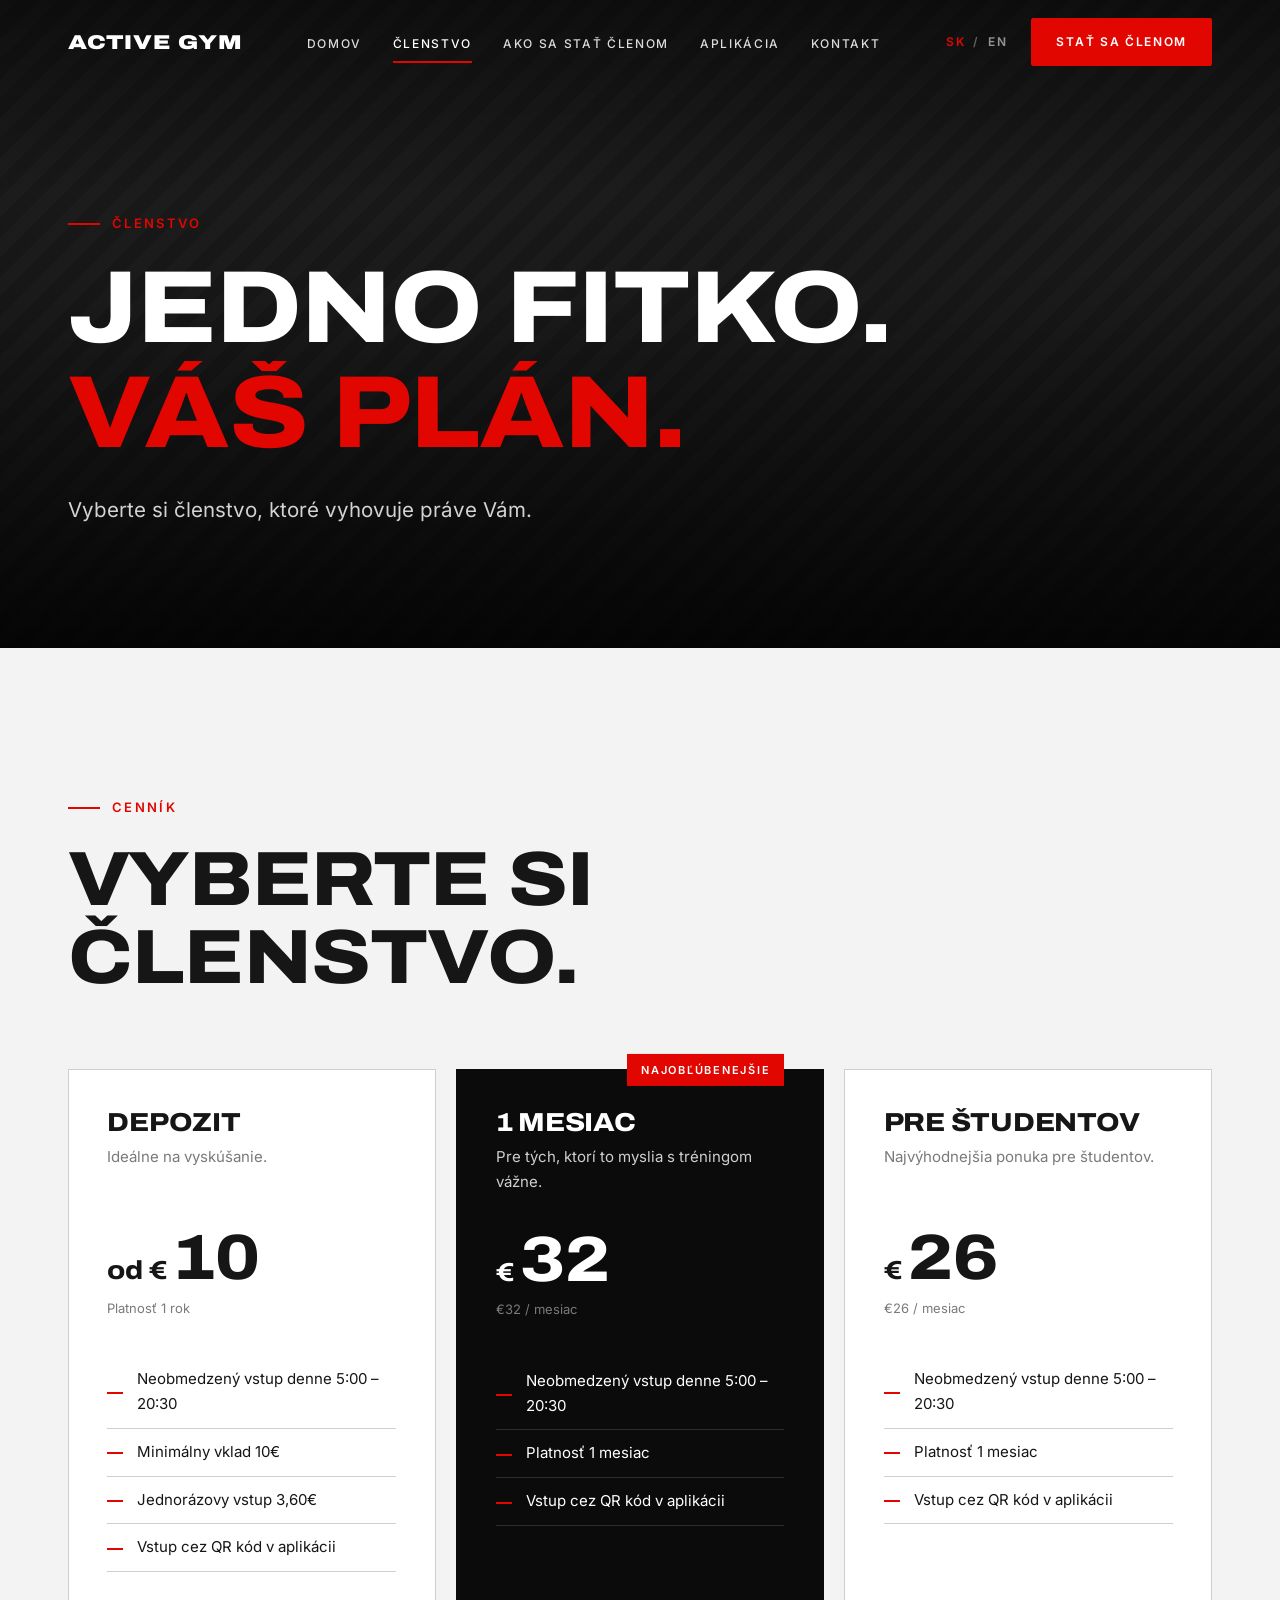
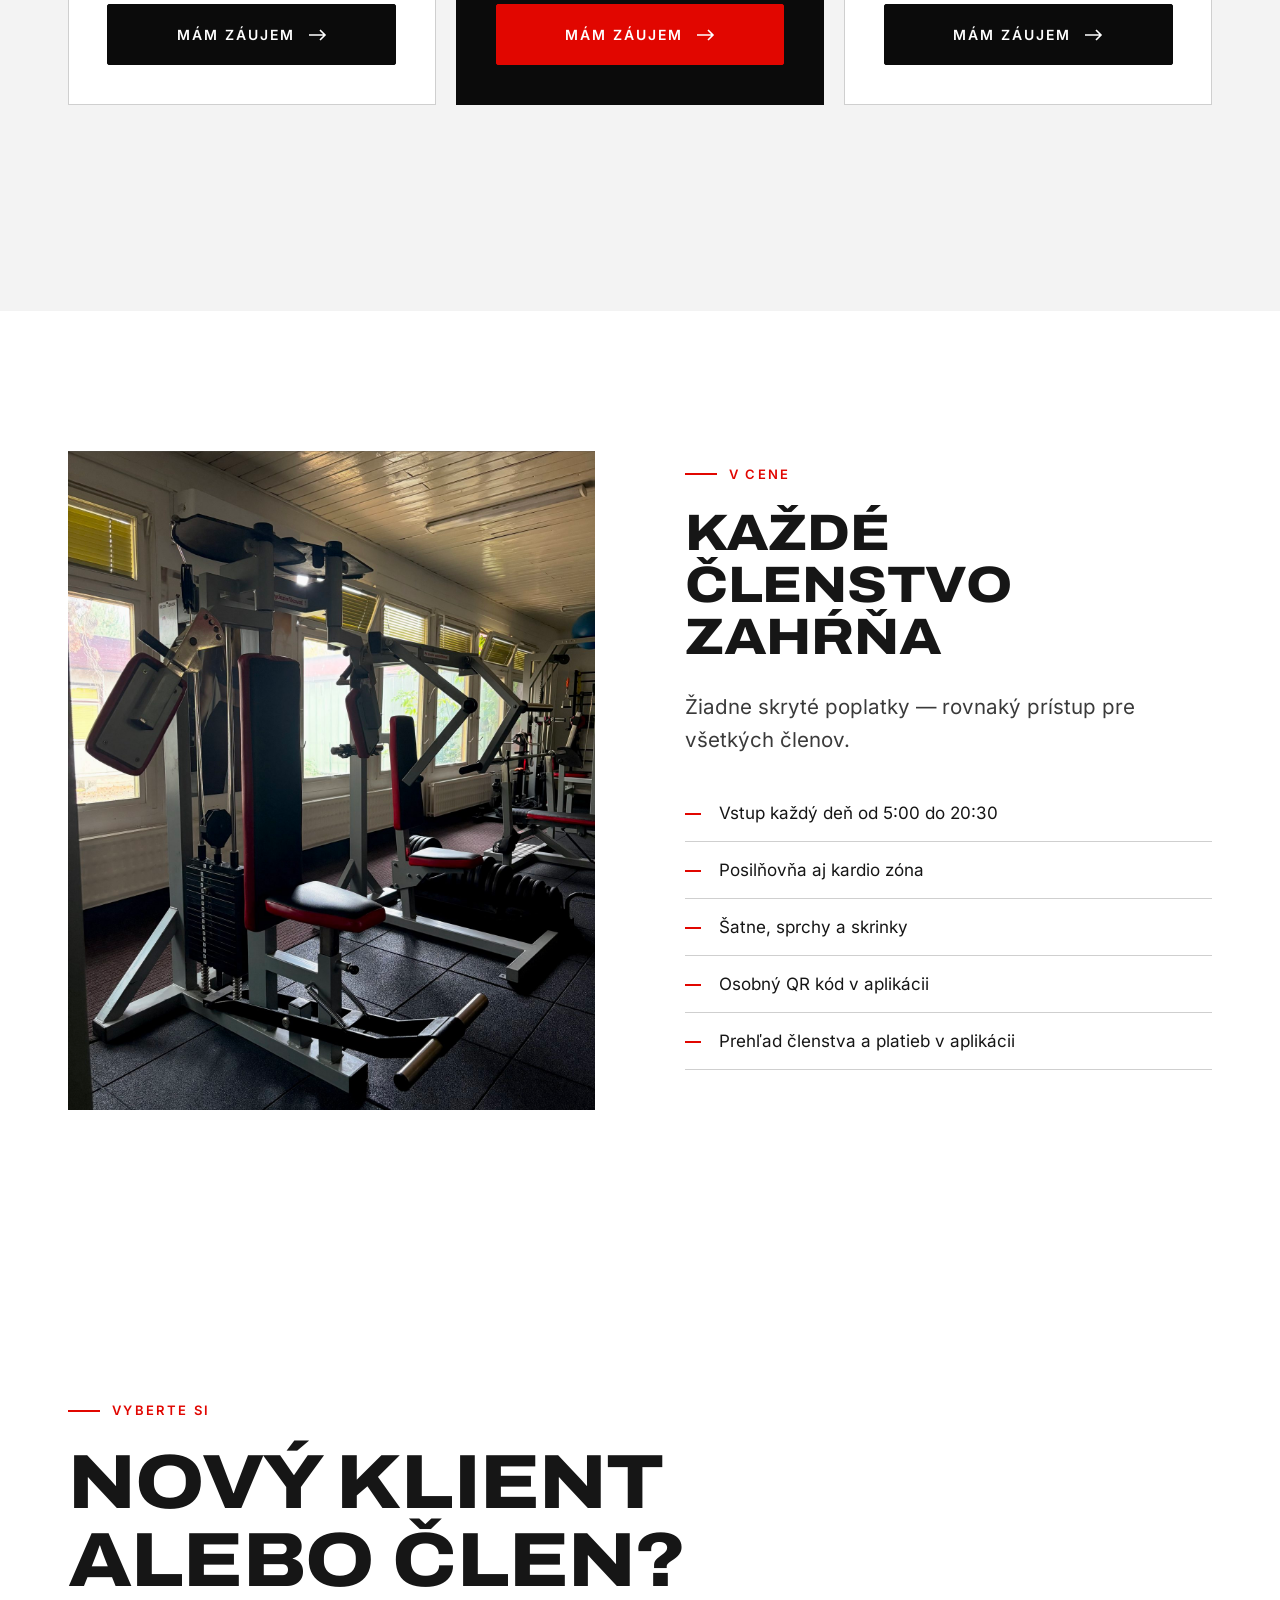
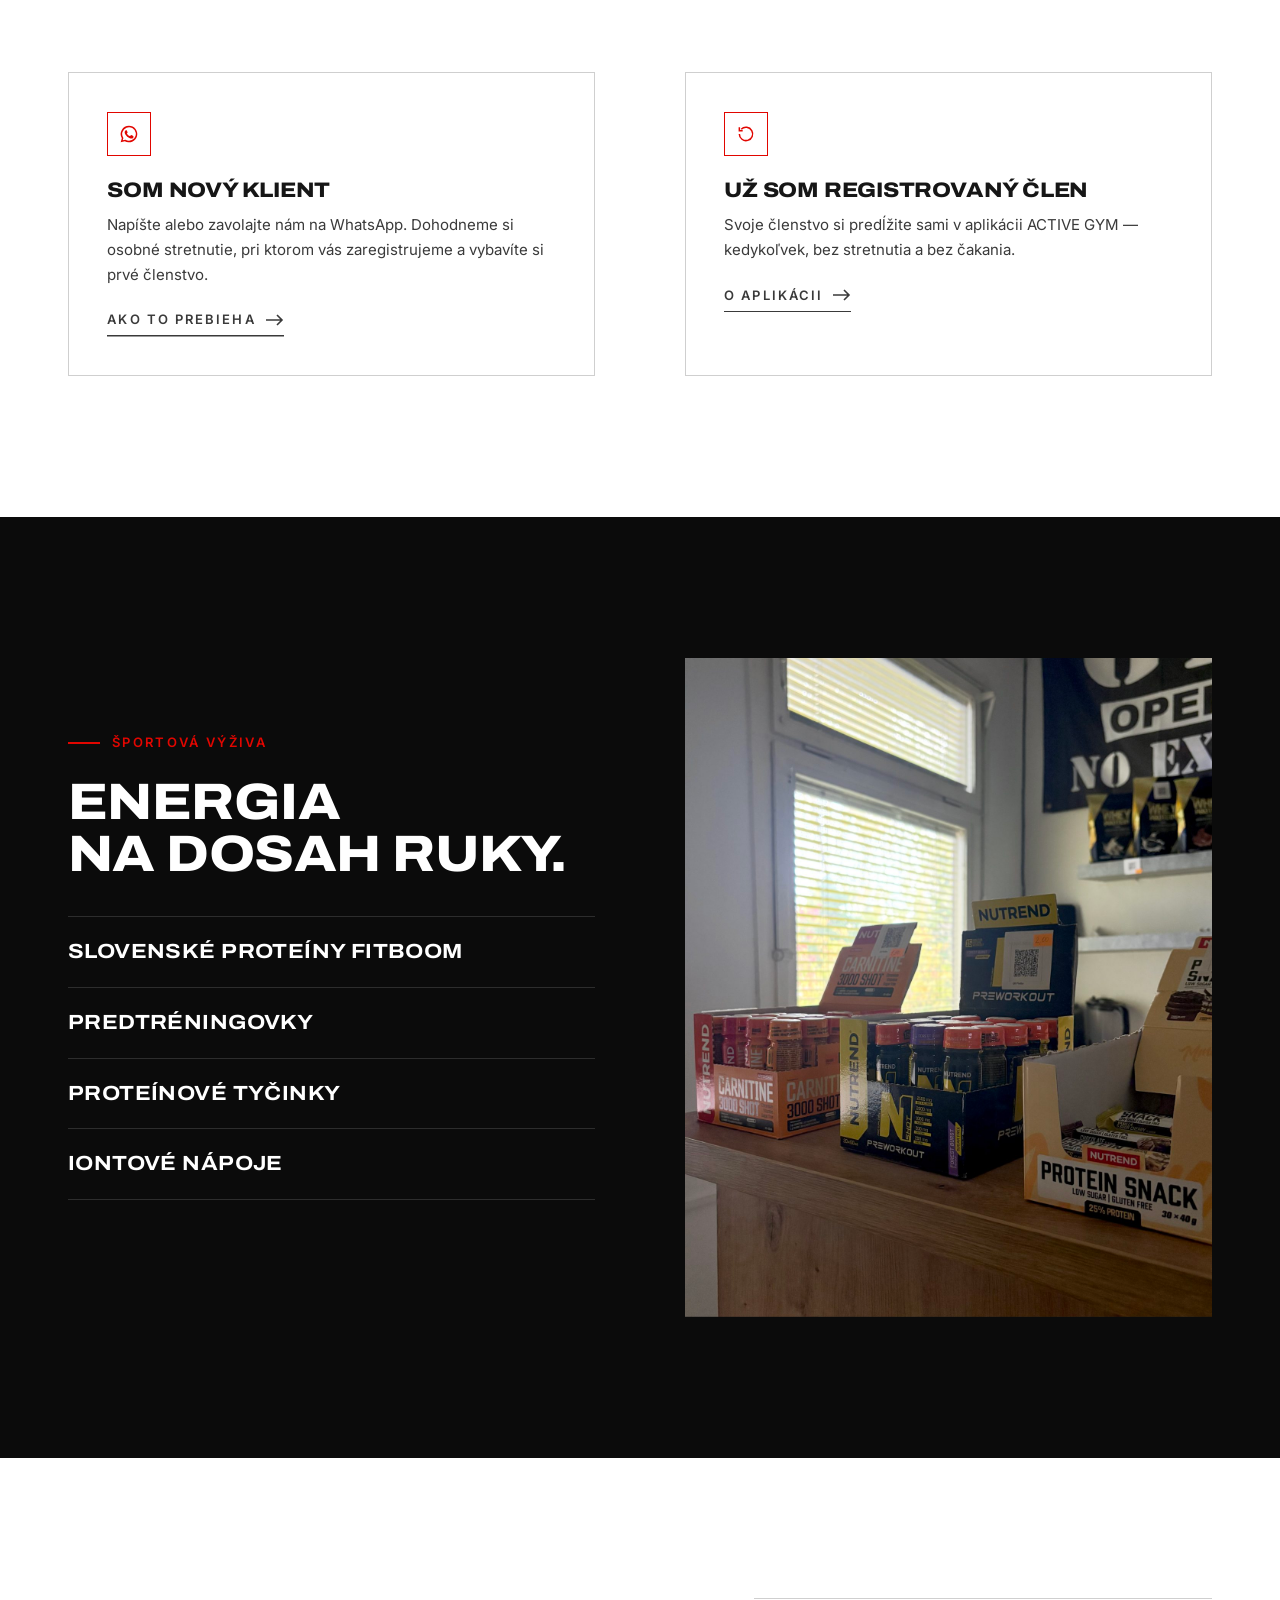
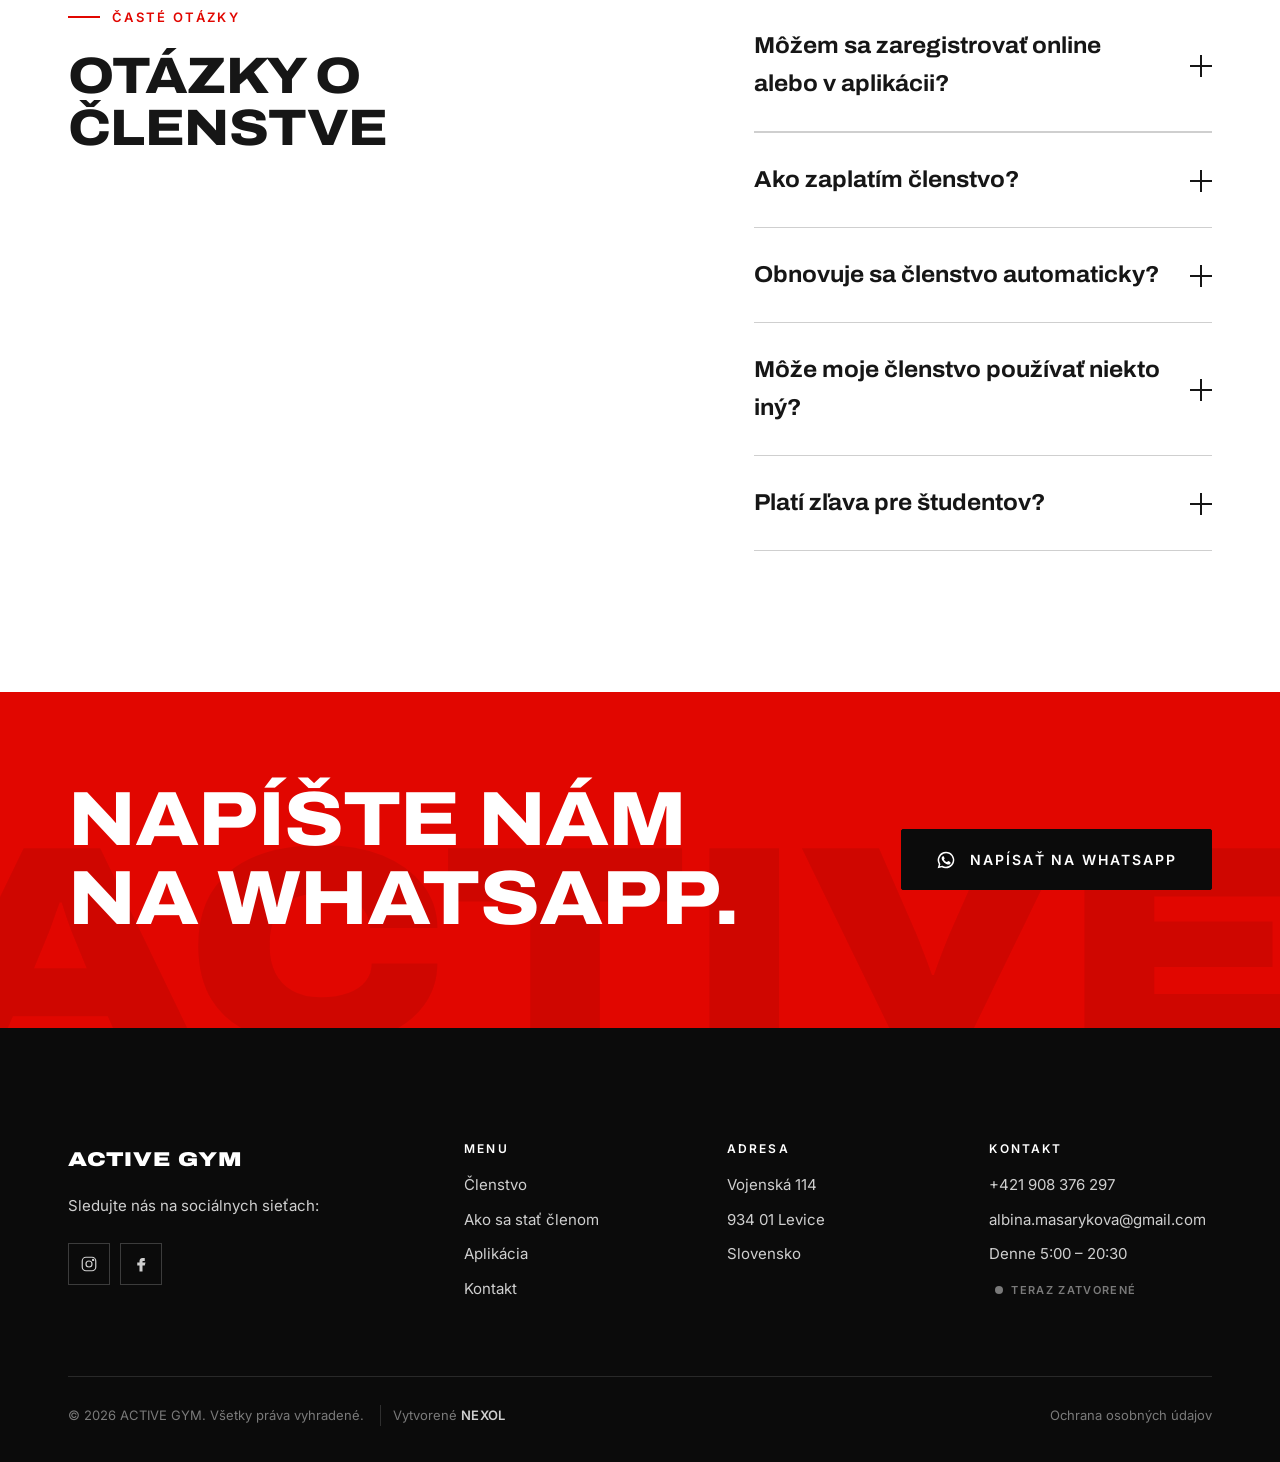
<file: clenstvo.html>
<!DOCTYPE html>
<html lang="sk">
<head>
  <meta charset="UTF-8">
  <meta name="viewport" content="width=device-width, initial-scale=1">
  <title>Členstvo a ceny — ACTIVE GYM Levice</title>
  <meta name="description" content="Členstvá a ceny vo fitku ACTIVE GYM Levice. Posilňovňa, kardio zóna a športová výživa priamo na mieste.">
  <link rel="canonical" href="https://www.activegym.sk/clenstvo">
  <link rel="alternate" hreflang="sk" href="https://www.activegym.sk/clenstvo">
  <link rel="alternate" hreflang="en" href="https://www.activegym.sk/en/membership">
  <link rel="alternate" hreflang="x-default" href="https://www.activegym.sk/clenstvo">

  <!-- Favicon -->
  <link rel="icon" href="favicon.ico" sizes="48x48">
  <link rel="icon" type="image/png" sizes="32x32" href="images/icons/favicon-32.png">
  <link rel="icon" type="image/png" sizes="16x16" href="images/icons/favicon-16.png">
  <link rel="apple-touch-icon" href="apple-touch-icon.png">
  <link rel="manifest" href="site.webmanifest">
  <meta name="theme-color" content="#0b0b0b">

  <!-- Social sharing -->
  <meta property="og:type" content="website">
  <meta property="og:site_name" content="ACTIVE GYM">
  <meta property="og:locale" content="sk_SK">
  <meta property="og:locale:alternate" content="en_GB">
  <meta property="og:title" content="Členstvo a ceny — ACTIVE GYM Levice">
  <meta property="og:description" content="Členstvá a ceny vo fitku ACTIVE GYM Levice. Posilňovňa, kardio zóna a športová výživa priamo na mieste.">
  <meta property="og:url" content="https://www.activegym.sk/clenstvo">
  <meta property="og:image" content="https://www.activegym.sk/images/og-image.jpg">
  <meta property="og:image:width" content="1200">
  <meta property="og:image:height" content="630">
  <meta property="og:image:alt" content="ACTIVE GYM logo">
  <meta name="twitter:card" content="summary_large_image">

  <!-- FAQ for Google and AI assistants -->
  <script type="application/ld+json">
    {
      "@context": "https://schema.org",
      "@type": "FAQPage",
      "url": "https://www.activegym.sk/clenstvo",
      "inLanguage": "sk",
      "mainEntity": [
        {
          "@type": "Question",
          "name": "Môžem sa zaregistrovať online alebo v aplikácii?",
          "acceptedAnswer": {
            "@type": "Answer",
            "text": "Nie. Prvá registrácia prebieha vždy osobne. Je to dôležité pre bezpečnosť — keďže fitko nemá recepciu, chceme poznať každého, kto k nám chodí."
          }
        },
        {
          "@type": "Question",
          "name": "Ako zaplatím členstvo?",
          "acceptedAnswer": {
            "@type": "Answer",
            "text": "Prvé členstvo zaplatíte pri osobnom stretnutí — hotovosť alebo karta. Každé ďalšie predĺženie zaplatíte kartou v aplikácii ACTIVE GYM."
          }
        },
        {
          "@type": "Question",
          "name": "Obnovuje sa členstvo automaticky?",
          "acceptedAnswer": {
            "@type": "Answer",
            "text": "Nie, po uplynutí členstva je platba pozastavená."
          }
        },
        {
          "@type": "Question",
          "name": "Môže moje členstvo používať niekto iný?",
          "acceptedAnswer": {
            "@type": "Answer",
            "text": "Nie. Členstvo a QR kód sú osobné a neprenosné. Každý člen vstupuje so svojím vlastným QR kódom."
          }
        },
        {
          "@type": "Question",
          "name": "Platí zľava pre študentov?",
          "acceptedAnswer": {
            "@type": "Answer",
            "text": "Zľavu si uplatníte pri registrácii na osobnom stretnutí — prineste si preukaz ISIC."
          }
        }
      ]
    }
  </script>
  <link rel="stylesheet" href="css/style.css">
</head>
<body>
  <div class="page-curtain" aria-hidden="true"></div>

  <header class="site-header">
    <div class="container">
      <a href="./" class="logo" aria-label="ACTIVE domov">Active Gym</a>
      <nav class="main-nav" aria-label="Main">
        <ul>
          <li><a href="./">Domov</a></li>
          <li><a href="clenstvo" aria-current="page">Členstvo</a></li>
          <li><a href="ako-sa-stat-clenom">Ako sa stať členom</a></li>
          <li><a href="aplikacia">Aplikácia</a></li>
          <li><a href="kontakt">Kontakt</a></li>
        </ul>
      </nav>
      <div class="header-right">
        <div class="lang-switch" aria-label="Language / Jazyk"><a href="clenstvo" hreflang="sk" lang="sk" class="is-active" aria-current="true" data-lang="sk">SK</a><span aria-hidden="true">/</span><a href="en/membership" hreflang="en" lang="en" data-lang="en">EN</a></div>
        <a href="ako-sa-stat-clenom" class="btn header-cta">Stať sa členom</a>
        <button class="menu-toggle" aria-label="Otvoriť menu" aria-expanded="false">
          <span></span><span></span><span></span>
        </button>
      </div>
    </div>
  </header>

  <div class="mobile-menu">
    <ul>
      <li><a href="./">Domov</a></li>
      <li><a href="clenstvo" aria-current="page">Členstvo</a></li>
      <li><a href="ako-sa-stat-clenom">Ako sa stať členom</a></li>
      <li><a href="aplikacia">Aplikácia</a></li>
      <li><a href="kontakt">Kontakt</a></li>
    </ul>
    <div class="mobile-meta">
      <div class="lang-switch lang-switch--big" aria-label="Language / Jazyk"><a href="clenstvo" hreflang="sk" lang="sk" class="is-active" aria-current="true" data-lang="sk">SK</a><span aria-hidden="true">/</span><a href="en/membership" hreflang="en" lang="en" data-lang="en">EN</a></div>
      <p>Vojenská 114 · Levice</p>
    </div>
  </div>

  <main id="main">
    <!-- PAGE HERO -->
    <section class="hero page-hero">
      <div class="media" data-label="membership"></div>
      <div class="container">
        <p class="eyebrow hero-fade">Členstvo</p>
        <h1 class="h-xl">
          <span class="rise"><span>Jedno fitko.</span></span>
          <span class="rise"><span class="text-red">Váš plán.</span></span>
        </h1>
          <p class="lead hero-fade">Vyberte si členstvo, ktoré vyhovuje práve Vám.</p>
      </div>
    </section>

    <!-- PLANS -->
    <section class="section section--grey">
      <div class="container">
        <div class="section-head">
          <div>
            <p class="eyebrow reveal">Cenník</p>
            <h2 class="h-lg reveal" style="--delay:.1s">Vyberte si<br>členstvo.</h2>
          </div>
          <p class="lead reveal" style="--delay:.2s"> </p>
        </div>

        <div class="plans">
          <article class="plan reveal">
            <h3>Depozit</h3>
            <p class="plan-desc">Ideálne na vyskúšanie.</p>
            <div class="plan-price"><span class="currency">od €</span><span class="amount">10</span></div>
            <p class="plan-note">Platnosť 1 rok</p>
            <ul class="check-list">
              <li>Neobmedzený vstup denne 5:00 – 20:30</li>
              <li>Minimálny vklad 10€</li>
              <li>Jednorázovy vstup 3,60€</li>
              <li>Vstup cez QR kód v aplikácii</li>
            </ul>
            <a href="ako-sa-stat-clenom" class="btn btn--dark">Mám záujem <svg class="arrow" width="18" height="12" viewBox="0 0 18 12" fill="none" aria-hidden="true"><path d="M0 6h16M11 1l5 5-5 5" stroke="currentColor" stroke-width="1.6"/></svg></a>
          </article>

          <article class="plan plan--featured reveal" style="--delay:.12s">
            <span class="plan-tag">Najobľúbenejšie</span>
            <h3>1 mesiac</h3>
            <p class="plan-desc">Pre tých, ktorí to myslia s tréningom vážne.</p>
            <div class="plan-price"><span class="currency">€</span><span class="amount">32</span></div>
            <p class="plan-note">€32 / mesiac</p>
            <ul class="check-list">
              <li>Neobmedzený vstup denne 5:00 – 20:30</li>
              <li>Platnosť 1 mesiac</li>
              <li>Vstup cez QR kód v aplikácii</li>
            </ul>
            <a href="ako-sa-stat-clenom" class="btn">Mám záujem <svg class="arrow" width="18" height="12" viewBox="0 0 18 12" fill="none" aria-hidden="true"><path d="M0 6h16M11 1l5 5-5 5" stroke="currentColor" stroke-width="1.6"/></svg></a>
          </article>

          <article class="plan reveal" style="--delay:.24s">
            <h3>Pre študentov</h3>
            <p class="plan-desc">Najvýhodnejšia ponuka pre študentov.</p>
            <div class="plan-price"><span class="currency">€</span><span class="amount">26</span></div>
            <p class="plan-note">€26 / mesiac</p>
            <ul class="check-list">
              <li>Neobmedzený vstup denne 5:00 – 20:30</li>
              <li>Platnosť 1 mesiac</li>
              <li>Vstup cez QR kód v aplikácii</li>
            </ul>
            <a href="ako-sa-stat-clenom" class="btn btn--dark">Mám záujem <svg class="arrow" width="18" height="12" viewBox="0 0 18 12" fill="none" aria-hidden="true"><path d="M0 6h16M11 1l5 5-5 5" stroke="currentColor" stroke-width="1.6"/></svg></a>
          </article>
        </div>
        <p class="reveal" style="margin-top:28px;font-size:14px;color:var(--grey-500)">Všetky ceny sú vrátane DPH.</p>
      </div>
    </section>

    <!-- EVERY MEMBERSHIP INCLUDES -->
    <section class="section">
      <div class="container feature">
        <div class="feature-media media reveal-img" data-label="membership-includes.jpg">
          <img src="images/stroje.jpeg" alt="Posilňovací stroj vo fitku ACTIVE GYM Levice">
        </div>
        <div class="feature-text">
          <p class="eyebrow reveal">V cene</p>
          <h2><p class="h-md reveal" style="--delay:.1s">Každé členstvo zahŕňa</h2>
          <p class="lead reveal" style="--delay:.15s">Žiadne skryté poplatky — rovnaký prístup pre všetkých členov.</p>
          <ul class="check-list reveal" style="--delay:.2s">
            <li>Vstup každý deň od 5:00 do 20:30</li>
            <li>Posilňovňa aj kardio zóna</li>
            <li>Šatne, sprchy a skrinky</li>
            <li>Osobný QR kód v aplikácii</li>
            <li>Prehľad členstva a platieb v aplikácii</li>
          </ul>
        </div>
      </div>
    </section>

    <!-- HOW IT WORKS (short) -->
    <section class="section">
      <div class="container">
        <div class="section-head">
          <div>
            <p class="eyebrow reveal">Vyberte si</p>
            <h2 class="h-lg reveal" style="--delay:.1s">Nový klient<br>alebo člen?</h2>
          </div>
        </div>
        <div class="feature" style="align-items:stretch">
          <div class="info-card reveal">
            <div class="icon"><svg width="20" height="20" viewBox="0 0 24 24" fill="currentColor" aria-hidden="true"><path d="M12 2a10 10 0 0 0-8.6 15.1L2 22l5-1.3A10 10 0 1 0 12 2zm0 18.2a8.2 8.2 0 0 1-4.2-1.2l-.3-.2-3 .8.8-2.9-.2-.3A8.2 8.2 0 1 1 12 20.2zm4.5-6.1c-.2-.1-1.5-.7-1.7-.8-.2-.1-.4-.1-.6.1l-.8 1c-.1.2-.3.2-.5.1a6.7 6.7 0 0 1-3.3-2.9c-.3-.4.2-.4.7-1.4.1-.2 0-.3 0-.4l-.8-1.8c-.2-.5-.4-.4-.6-.4h-.5a1 1 0 0 0-.7.3 3 3 0 0 0-.9 2.2 5.2 5.2 0 0 0 1.1 2.7 11.8 11.8 0 0 0 4.5 4c1.7.7 2.3.8 3.2.6.5-.1 1.5-.6 1.7-1.2.2-.6.2-1.1.2-1.2-.1-.1-.3-.2-.5-.3z"/></svg></div>
            <h3>Som nový klient</h3>
            <p>Napíšte alebo zavolajte nám na WhatsApp. Dohodneme si osobné stretnutie, pri ktorom vás zaregistrujeme a vybavíte si prvé členstvo.</p>
            <p style="margin-top:20px"><a href="#postup" class="link-arrow">Ako to prebieha <svg class="arrow" width="18" height="12" viewBox="0 0 18 12" fill="none" aria-hidden="true"><path d="M0 6h16M11 1l5 5-5 5" stroke="currentColor" stroke-width="1.6"/></svg></a></p>
          </div>
          <div class="info-card reveal" style="--delay:.1s">
            <div class="icon"><svg width="20" height="20" viewBox="0 0 24 24" fill="none" stroke="currentColor" stroke-width="1.8"><path d="M4 12a8 8 0 1 0 2.3-5.7M4 4v4h4"/></svg></div>
            <h3>Už som registrovaný člen</h3>
            <p>Svoje členstvo si predĺžite sami v aplikácii ACTIVE GYM — kedykoľvek, bez stretnutia a bez čakania.</p>
            <p style="margin-top:20px"><a href="aplikacia" class="link-arrow">O aplikácii <svg class="arrow" width="18" height="12" viewBox="0 0 18 12" fill="none" aria-hidden="true"><path d="M0 6h16M11 1l5 5-5 5" stroke="currentColor" stroke-width="1.6"/></svg></a></p>
          </div>
        </div>
      </div>
    </section>
    <!-- SPORTS NUTRITION -->
    <section class="section section--dark" id="sportova-vyziva">
      <div class="container feature feature--reverse">
        <div class="feature-media media reveal-img" data-label="nutrition.jpg">
          <img src="images/tovar2.jpeg" alt="Športová výživa na predaj vo fitku ACTIVE GYM Levice">
        </div>
        <div class="feature-text">
          <p class="eyebrow reveal">Športová výživa</p>
          <h2 class="h-md reveal" style="--delay:.1s">Energia<br>na dosah ruky.</h2>
          <ul class="nutri-list reveal" style="--delay:.15s">
            <li>Slovenské proteíny FitBoom</li>
            <li>Predtréningovky</li>
            <li>Proteínové tyčinky</li>
            <li>Iontové nápoje</li>
          </ul>
          <p class="nutri-text reveal" style="--delay:.2s">Naskenujte QR kód pod tovarom, zaplaťte a vychutnávajte si.</p>
        </div>
      </div>
    </section>
    <!-- FAQ -->
    <section class="section">
      <div class="container split" style="align-items:start">
        <div>
          <p class="eyebrow reveal">Časté otázky</p>
          <h2 class="h-md reveal" style="--delay:.1s">Otázky o členstve</h2>
        </div>
        <div class="faq reveal" style="--delay:.15s">
          <div class="faq-item">
            <button class="faq-q" aria-expanded="false">Môžem sa zaregistrovať online alebo v aplikácii?<span class="faq-icon"></span></button>
            <div class="faq-a"><div><p>Nie. Prvá registrácia prebieha vždy osobne. Je to dôležité pre bezpečnosť — keďže fitko nemá recepciu, chceme poznať každého, kto k nám chodí.</p></div></div>
          </div>
        <div class="faq reveal" style="--delay:.15s">
          <div class="faq-item">
            <button class="faq-q" aria-expanded="false">Ako zaplatím členstvo?<span class="faq-icon"></span></button>
            <div class="faq-a"><div><p>Prvé členstvo zaplatíte pri osobnom stretnutí — hotovosť alebo karta. Každé ďalšie predĺženie zaplatíte kartou v aplikácii ACTIVE GYM.</p></div></div>
          </div>
          <div class="faq-item">
            <button class="faq-q" aria-expanded="false">Obnovuje sa členstvo automaticky?<span class="faq-icon"></span></button>
            <div class="faq-a"><div><p>Nie, po uplynutí členstva je platba pozastavená.</p></div></div>
          </div>
          <div class="faq-item">
            <button class="faq-q" aria-expanded="false">Môže moje členstvo používať niekto iný?<span class="faq-icon"></span></button>
            <div class="faq-a"><div><p>Nie. Členstvo a QR kód sú osobné a neprenosné. Každý člen vstupuje so svojím vlastným QR kódom.</p></div></div>
          </div>
          <div class="faq-item">
            <button class="faq-q" aria-expanded="false">Platí zľava pre študentov?<span class="faq-icon"></span></button>
            <div class="faq-a"><div><p>Zľavu si uplatníte pri registrácii na osobnom stretnutí — prineste si preukaz ISIC.</p></div></div>
          </div>
        </div>
      </div>
    </section>

    <!-- CTA -->
    <section class="cta-band section--tight">
      <div class="container">
        <h2 class="h-lg reveal">Napíšte nám<br>na WhatsApp.</h2>
        <div class="reveal" style="--delay:.15s"><a href="https://wa.me/421908376297?text=Dobr%C3%BD%20de%C5%88%2C%20m%C3%A1m%20z%C3%A1ujem%20o%20%C4%8Dlenstvo%20vo%20fitku%20ACTIVE GYM." class="btn" target="_blank" rel="noopener"><svg width="20" height="20" viewBox="0 0 24 24" fill="currentColor" aria-hidden="true"><path d="M12 2a10 10 0 0 0-8.6 15.1L2 22l5-1.3A10 10 0 1 0 12 2zm0 18.2a8.2 8.2 0 0 1-4.2-1.2l-.3-.2-3 .8.8-2.9-.2-.3A8.2 8.2 0 1 1 12 20.2zm4.5-6.1c-.2-.1-1.5-.7-1.7-.8-.2-.1-.4-.1-.6.1l-.8 1c-.1.2-.3.2-.5.1a6.7 6.7 0 0 1-3.3-2.9c-.3-.4.2-.4.7-1.4.1-.2 0-.3 0-.4l-.8-1.8c-.2-.5-.4-.4-.6-.4h-.5a1 1 0 0 0-.7.3 3 3 0 0 0-.9 2.2 5.2 5.2 0 0 0 1.1 2.7 11.8 11.8 0 0 0 4.5 4c1.7.7 2.3.8 3.2.6.5-.1 1.5-.6 1.7-1.2.2-.6.2-1.1.2-1.2-.1-.1-.3-.2-.5-.3z"/></svg> Napísať na WhatsApp</a></div>
      </div>
    </section>

  </main>

  <footer class="site-footer">
    <div class="container">
      <div class="footer-top">
        <div>
          <a href="./" class="logo">Active Gym</a>
          <p>Sledujte nás na sociálnych sieťach:</p>
          <div class="socials">
            <a href="https://www.instagram.com/active_gym_levice/" aria-label="Instagram"><svg width="18" height="18" viewBox="0 0 24 24" fill="none" stroke="currentColor" stroke-width="1.6"><rect x="3" y="3" width="18" height="18" rx="5"/><circle cx="12" cy="12" r="4"/><circle cx="17.5" cy="6.5" r="0.8" fill="currentColor"/></svg></a>
            <a href="https://www.facebook.com/activegymlevice/" aria-label="Facebook"><svg width="18" height="18" viewBox="0 0 24 24" fill="currentColor"><path d="M14 8h3V4h-3c-2.8 0-4 1.8-4 4.3V10H7v4h3v8h4v-8h3l1-4h-4V8.6c0-.4.3-.6 1-.6z"/></svg></a>
          </div>
        </div>
        <div>
          <h4>Menu</h4>
          <ul>
            <li><a href="clenstvo">Členstvo</a></li>
            <li><a href="ako-sa-stat-clenom">Ako sa stať členom</a></li>
            <li><a href="aplikacia">Aplikácia</a></li>
            <li><a href="kontakt">Kontakt</a></li>
          </ul>
        </div>
        <div>
          <h4>Adresa</h4>
          <ul>
            <li>Vojenská 114</li>
            <li>934 01 Levice</li>
            <li>Slovensko</li>
          </ul>
        </div>
        <div>
          <h4>Kontakt</h4>
          <ul>
            <li><a href="tel:+421908376297">+421 908 376 297</a></li>
            <li><a href="mailto:albina.masarykova@gmail.com">albina.masarykova@gmail.com</a></li>
            <li>Denne 5:00 – 20:30</li>
            <li><span class="open-status" data-open-status></span></li>
          </ul>
        </div>
      </div>
      <div class="footer-bottom">
        <span>© <span data-year>2026</span> ACTIVE GYM. Všetky práva vyhradené. <span class="footer-credit">Vytvorené <a href="https://nexol.sk" target="_blank" rel="noopener"><strong>NEXOL</strong></a></span></span>
        <span><a href="ochrana-osobnych-udajov">Ochrana osobných údajov</a></span>
      </div>
    </div>
  </footer>

  <script src="js/main.js"></script>
</body>
</html>
</file>
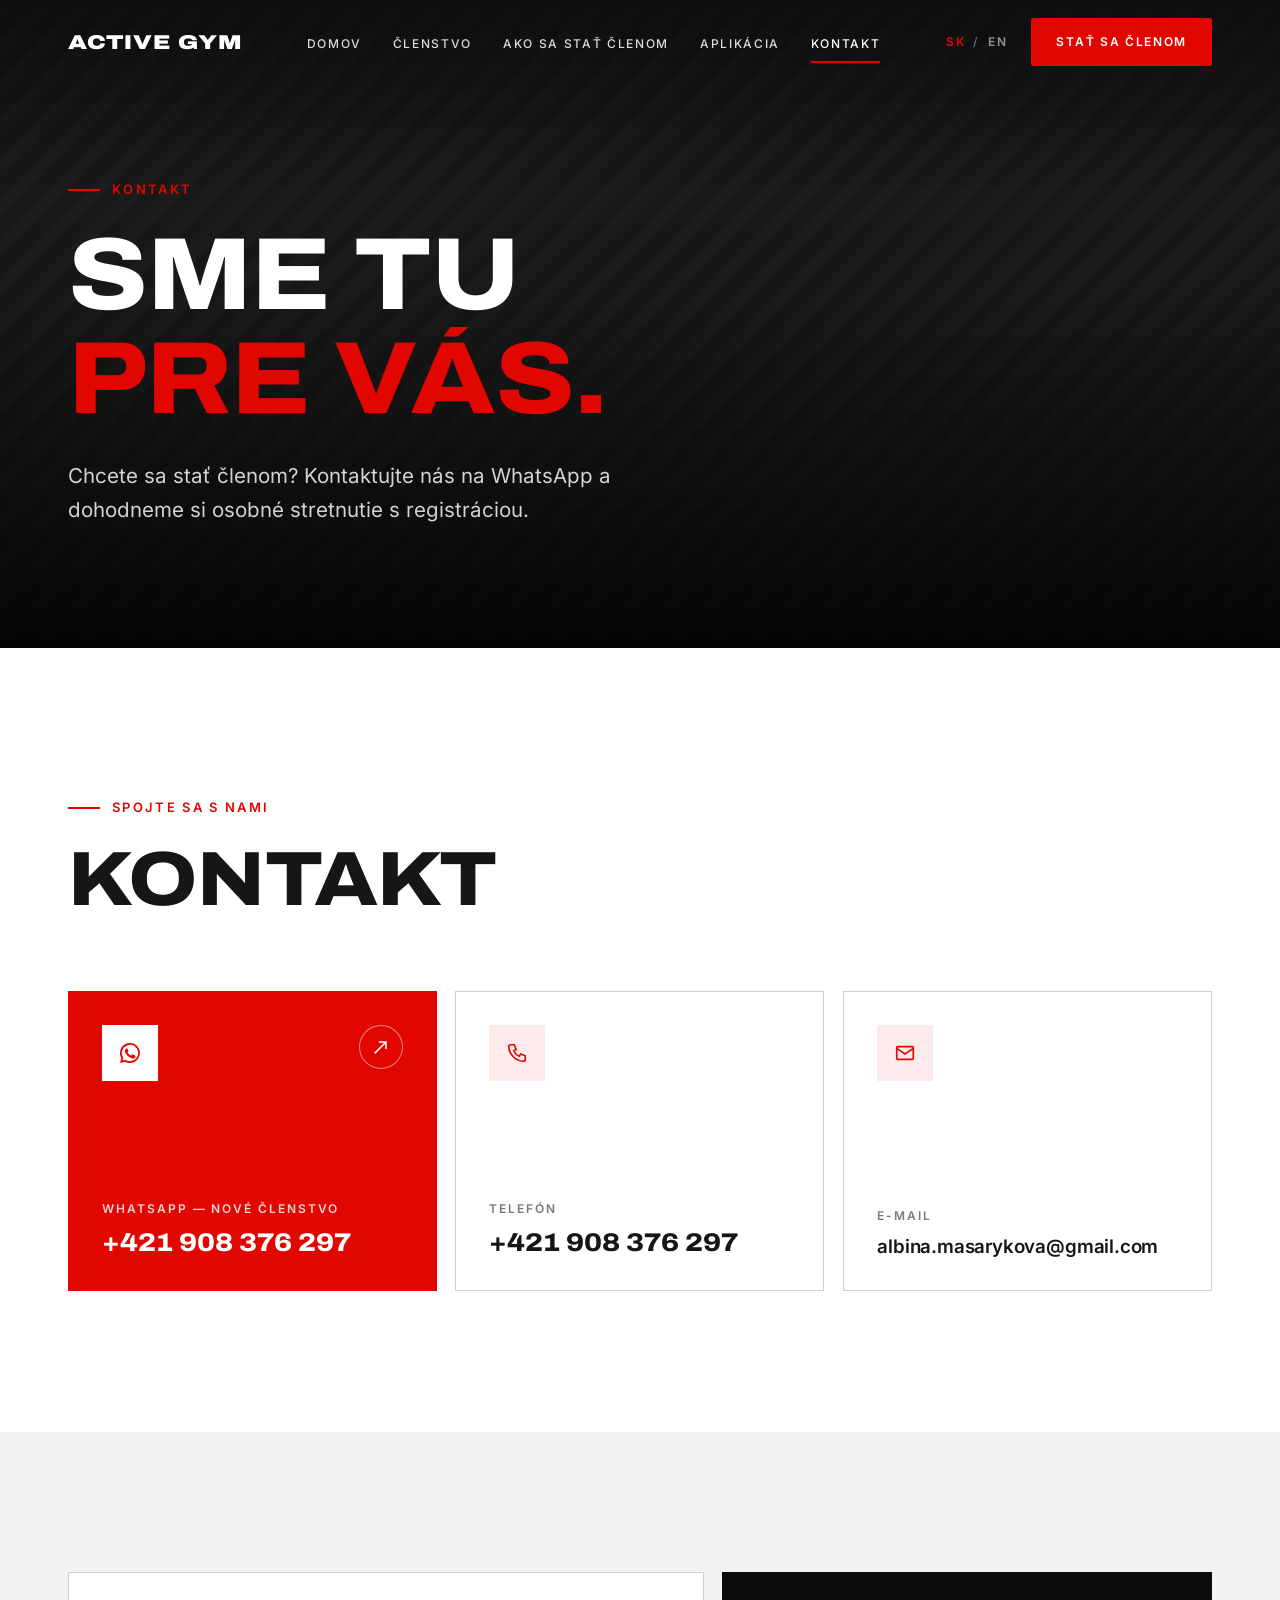
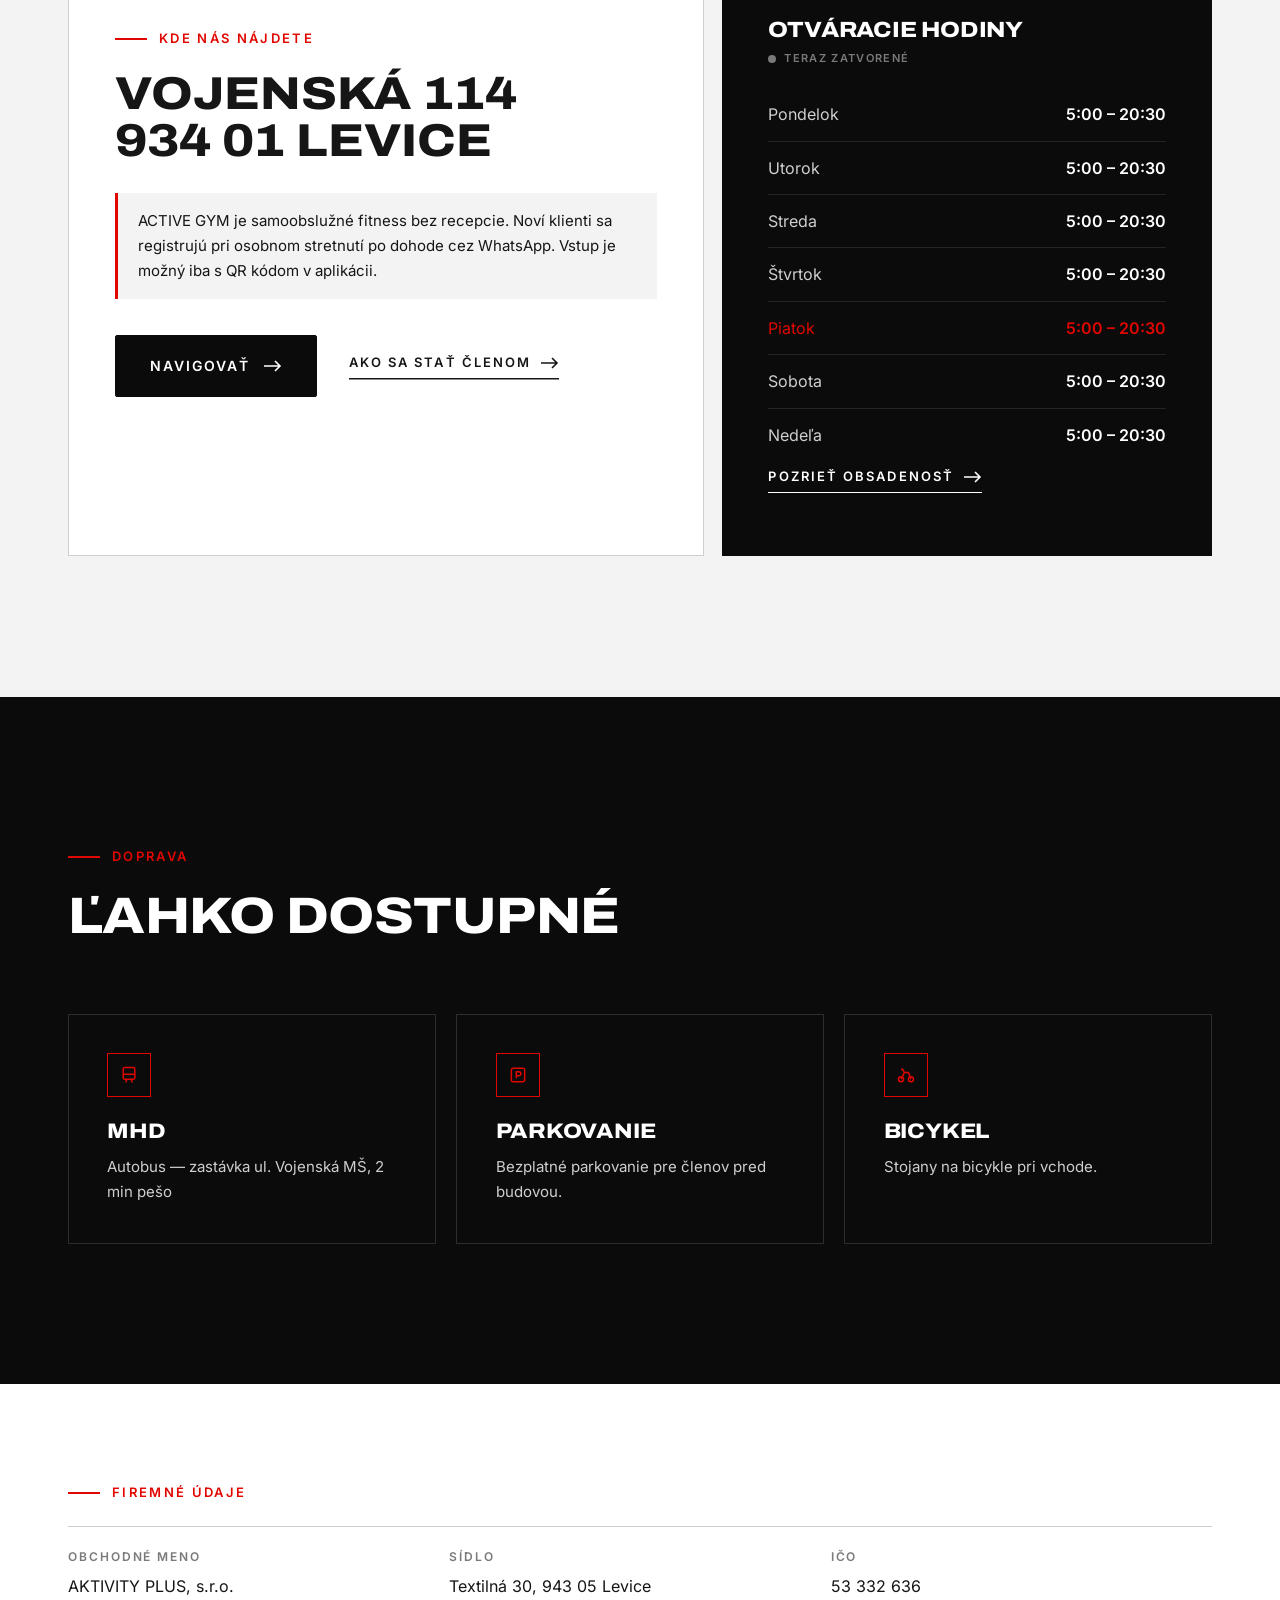
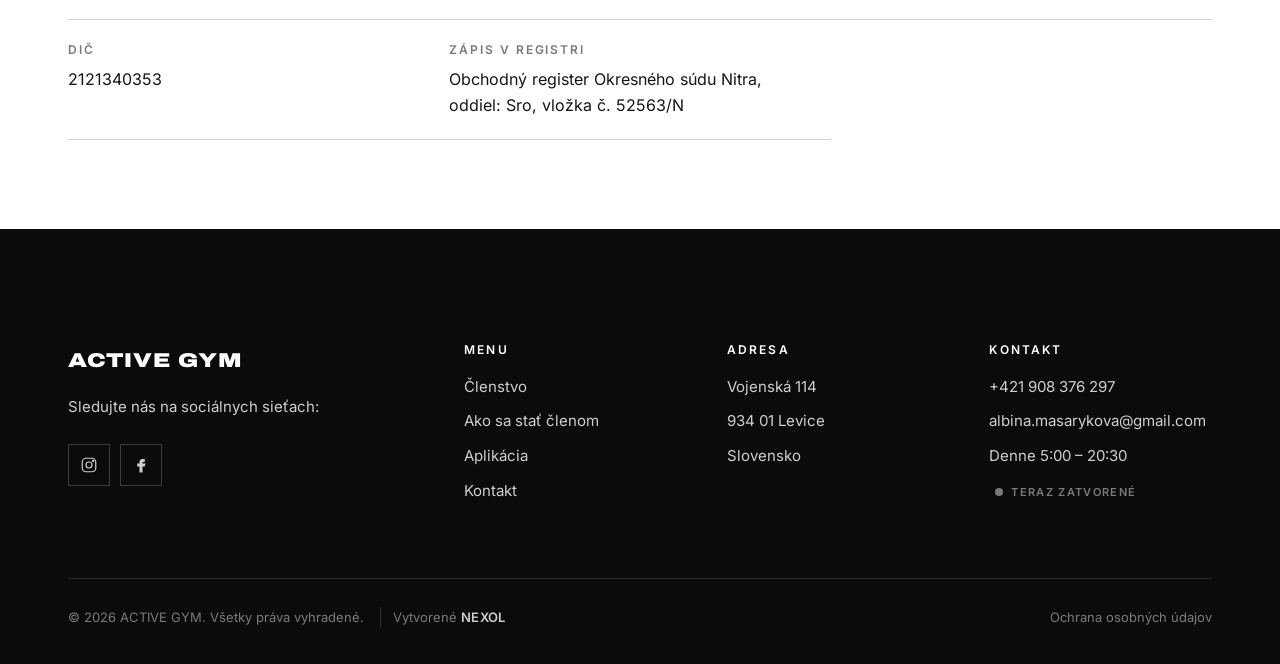
<file: kontakt.html>
<!DOCTYPE html>
<html lang="sk">
<head>
  <meta charset="UTF-8">
  <meta name="viewport" content="width=device-width, initial-scale=1">
  <title>Kontakt — ACTIVE GYM Levice</title>
  <meta name="description" content="Kontakt, adresa a otváracie hodiny fitka ACTIVE GYM, Vojenská 114, 934 01 Levice. Otvorené denne 5:00 – 20:30.">
  <link rel="canonical" href="https://www.activegym.sk/kontakt">
  <link rel="alternate" hreflang="sk" href="https://www.activegym.sk/kontakt">
  <link rel="alternate" hreflang="en" href="https://www.activegym.sk/en/contact">
  <link rel="alternate" hreflang="x-default" href="https://www.activegym.sk/kontakt">

  <!-- Favicon -->
  <link rel="icon" href="favicon.ico" sizes="48x48">
  <link rel="icon" type="image/png" sizes="32x32" href="images/icons/favicon-32.png">
  <link rel="icon" type="image/png" sizes="16x16" href="images/icons/favicon-16.png">
  <link rel="apple-touch-icon" href="apple-touch-icon.png">
  <link rel="manifest" href="site.webmanifest">
  <meta name="theme-color" content="#0b0b0b">

  <!-- Social sharing -->
  <meta property="og:type" content="website">
  <meta property="og:site_name" content="ACTIVE GYM">
  <meta property="og:locale" content="sk_SK">
  <meta property="og:locale:alternate" content="en_GB">
  <meta property="og:title" content="Kontakt — ACTIVE GYM Levice">
  <meta property="og:description" content="Kontakt, adresa a otváracie hodiny fitka ACTIVE GYM, Vojenská 114, 934 01 Levice. Otvorené denne 5:00 – 20:30.">
  <meta property="og:url" content="https://www.activegym.sk/kontakt">
  <meta property="og:image" content="https://www.activegym.sk/images/og-image.jpg">
  <meta property="og:image:width" content="1200">
  <meta property="og:image:height" content="630">
  <meta property="og:image:alt" content="ACTIVE GYM logo">
  <meta name="twitter:card" content="summary_large_image">
  <link rel="stylesheet" href="css/style.css">
</head>

<body>
  <div class="page-curtain" aria-hidden="true"></div>

  <header class="site-header">
    <div class="container">
      <a href="./" class="logo" aria-label="ACTIVE domov">Active Gym</a>
      <nav class="main-nav" aria-label="Main">
        <ul>
          <li><a href="./">Domov</a></li>
          <li><a href="clenstvo">Členstvo</a></li>
          <li><a href="ako-sa-stat-clenom">Ako sa stať členom</a></li>
          <li><a href="aplikacia">Aplikácia</a></li>
          <li><a href="kontakt" aria-current="page">Kontakt</a></li>
        </ul>
      </nav>
      <div class="header-right">
        <div class="lang-switch" aria-label="Language / Jazyk"><a href="kontakt" hreflang="sk" lang="sk" class="is-active" aria-current="true" data-lang="sk">SK</a><span aria-hidden="true">/</span><a href="en/contact" hreflang="en" lang="en" data-lang="en">EN</a></div>
        <a href="ako-sa-stat-clenom" class="btn header-cta">Stať sa členom</a>
        <button class="menu-toggle" aria-label="Otvoriť menu" aria-expanded="false">
          <span></span><span></span><span></span>
        </button>
      </div>
    </div>
  </header>

  <div class="mobile-menu">
    <ul>
      <li><a href="./">Domov</a></li>
      <li><a href="clenstvo">Členstvo</a></li>
      <li><a href="ako-sa-stat-clenom">Ako sa stať členom</a></li>
      <li><a href="aplikacia">Aplikácia</a></li>
      <li><a href="kontakt" aria-current="page">Kontakt</a></li>
    </ul>
    <div class="mobile-meta">
      <div class="lang-switch lang-switch--big" aria-label="Language / Jazyk"><a href="kontakt" hreflang="sk" lang="sk" class="is-active" aria-current="true" data-lang="sk">SK</a><span aria-hidden="true">/</span><a href="en/contact" hreflang="en" lang="en" data-lang="en">EN</a></div>
    </div>
  </div>

  <main id="main">
    <!-- PAGE HERO -->
    <section class="hero page-hero">
      <div class="media" data-label="contact"></div>
      <div class="container">
        <p class="eyebrow hero-fade">Kontakt</p>
        <h1 class="h-xl">
          <span class="rise"><span>Sme tu</span></span>
          <span class="rise"><span class="text-red">pre vás.</span></span>
        </h1>
        <p class="lead hero-fade">Chcete sa stať členom? Kontaktujte nás na WhatsApp a dohodneme si osobné stretnutie s registráciou.</p>
      </div>
    </section>

    <!-- QUICK CONTACT -->
    <section class="section">
      <div class="container">
        <div class="section-head">
          <div>
            <p class="eyebrow reveal">Spojte sa s nami</p>
            <h2 class="h-lg reveal" style="--delay:.1s">Kontakt</h2>
          </div>
        </div>

        <div class="ct-actions">
          <!-- Replace 421908376297 with the real WhatsApp number (no + and no spaces) -->
          <a href="https://wa.me/421908376297?text=Dobr%C3%BD%20de%C5%88%2C%20m%C3%A1m%20z%C3%A1ujem%20o%20%C4%8Dlenstvo%20vo%20fitku%20ACTIVE GYM." target="_blank" rel="noopener" class="ct-action ct-action--wa reveal">
            <span class="ct-icon"><svg width="24" height="24" viewBox="0 0 24 24" fill="currentColor" aria-hidden="true"><path d="M12 2a10 10 0 0 0-8.6 15.1L2 22l5-1.3A10 10 0 1 0 12 2zm0 18.2a8.2 8.2 0 0 1-4.2-1.2l-.3-.2-3 .8.8-2.9-.2-.3A8.2 8.2 0 1 1 12 20.2zm4.5-6.1c-.2-.1-1.5-.7-1.7-.8-.2-.1-.4-.1-.6.1l-.8 1c-.1.2-.3.2-.5.1a6.7 6.7 0 0 1-3.3-2.9c-.3-.4.2-.4.7-1.4.1-.2 0-.3 0-.4l-.8-1.8c-.2-.5-.4-.4-.6-.4h-.5a1 1 0 0 0-.7.3 3 3 0 0 0-.9 2.2 5.2 5.2 0 0 0 1.1 2.7 11.8 11.8 0 0 0 4.5 4c1.7.7 2.3.8 3.2.6.5-.1 1.5-.6 1.7-1.2.2-.6.2-1.1.2-1.2-.1-.1-.3-.2-.5-.3z"/></svg></span>
            <span class="ct-go" aria-hidden="true"><svg width="18" height="12" viewBox="0 0 18 12" fill="none"><path d="M0 6h16M11 1l5 5-5 5" stroke="currentColor" stroke-width="1.6"/></svg></span>
            <span class="ct-label">WhatsApp — nové členstvo</span>
            <span class="ct-value">+421 908 376 297</span>
          </a>

          <div class="ct-action ct-action--static reveal" style="--delay:.1s">
            <span class="ct-icon"><svg width="22" height="22" viewBox="0 0 24 24" fill="none" stroke="currentColor" stroke-width="1.8" aria-hidden="true"><path d="M5 3h4l2 5-2.5 1.5a11 11 0 0 0 6 6L16 13l5 2v4a2 2 0 0 1-2 2A17 17 0 0 1 3 5a2 2 0 0 1 2-2z"/></svg></span>
            <span class="ct-label">Telefón</span>
            <span class="ct-value">+421 908 376 297</span>
          </div>

          <div class="ct-action ct-action--static reveal" style="--delay:.2s">
            <span class="ct-icon"><svg width="22" height="22" viewBox="0 0 24 24" fill="none" stroke="currentColor" stroke-width="1.8" aria-hidden="true"><rect x="3" y="5" width="18" height="14" rx="1"/><path d="M3 7l9 6 9-6"/></svg></span>
            <span class="ct-label">E-mail</span>
            <span class="ct-value ct-value--email">albina.masarykova@gmail.com</span>
          </div>
        </div>
      </div>
    </section>

    <!-- ADDRESS + HOURS -->
    <section class="section section--grey">
      <div class="container ct-place-grid">
        <div class="ct-card ct-place reveal">
          <p class="eyebrow">Kde nás nájdete</p>
          <p class="ct-address">Vojenská 114<br>934 01 Levice</p>
          <p class="notice">ACTIVE GYM je samoobslužné fitness bez recepcie. Noví klienti sa registrujú pri osobnom stretnutí po dohode cez WhatsApp. Vstup je možný iba s QR kódom v aplikácii.</p>
          <div class="ct-place-actions">
            <a href="https://www.google.com/maps/dir/?api=1&amp;destination=Vojensk%C3%A1+114%2C+934+01+Levice" target="_blank" rel="noopener" class="btn btn--dark">Navigovať <svg class="arrow" width="18" height="12" viewBox="0 0 18 12" fill="none" aria-hidden="true"><path d="M0 6h16M11 1l5 5-5 5" stroke="currentColor" stroke-width="1.6"/></svg></a>
            <a href="ako-sa-stat-clenom" class="link-arrow">Ako sa stať členom <svg class="arrow" width="18" height="12" viewBox="0 0 18 12" fill="none" aria-hidden="true"><path d="M0 6h16M11 1l5 5-5 5" stroke="currentColor" stroke-width="1.6"/></svg></a>
          </div>
        </div>

        <div class="ct-hours reveal" style="--delay:.1s">
          <h3>Otváracie hodiny <span class="open-status" data-open-status></span></h3>
          <table class="hours">
            <tr data-day="1"><td>Pondelok</td><td>5:00 – 20:30</td></tr>
            <tr data-day="2"><td>Utorok</td><td>5:00 – 20:30</td></tr>
            <tr data-day="3"><td>Streda</td><td>5:00 – 20:30</td></tr>
            <tr data-day="4"><td>Štvrtok</td><td>5:00 – 20:30</td></tr>
            <tr data-day="5"><td>Piatok</td><td>5:00 – 20:30</td></tr>
            <tr data-day="6"><td>Sobota</td><td>5:00 – 20:30</td></tr>
            <tr data-day="7"><td>Nedeľa</td><td>5:00 – 20:30</td></tr>
          </table>
            <a href="ako-sa-stat-clenom#obsadenost" class="link-arrow">Pozrieť obsadenosť <svg class="arrow" width="18" height="12" viewBox="0 0 18 12" fill="none" aria-hidden="true"><path d="M0 6h16M11 1l5 5-5 5" stroke="currentColor" stroke-width="1.6"/></svg></a>
          </p>
        </div>
      </div>
    </section>
    <!-- GETTING HERE -->
    <section class="section section--dark">
      <div class="container">
        <div class="section-head">
          <div>
            <p class="eyebrow reveal">Doprava</p>
            <h2 class="h-md reveal" style="--delay:.1s">Ľahko dostupné</h2>
          </div>
        </div>
        <div class="cards-3">
          <div class="info-card reveal">
            <div class="icon"><svg width="20" height="20" viewBox="0 0 24 24" fill="none" stroke="currentColor" stroke-width="1.8"><rect x="5" y="3" width="14" height="14" rx="2"/><path d="M5 11h14M8 21l1.5-4M16 21l-1.5-4"/></svg></div>
            <h3>MHD</h3>
            <p>Autobus — zastávka ul. Vojenská MŠ, 2 min pešo</p>
          </div>
          <div class="info-card reveal" style="--delay:.1s">
            <div class="icon"><svg width="20" height="20" viewBox="0 0 24 24" fill="none" stroke="currentColor" stroke-width="1.8"><rect x="4" y="4" width="16" height="16" rx="2"/><path d="M10 16V8h3a2.5 2.5 0 0 1 0 5h-3"/></svg></div>
            <h3>Parkovanie</h3>
            <p>Bezplatné parkovanie pre členov pred budovou.</p>
          </div>
          <div class="info-card reveal" style="--delay:.2s">
            <div class="icon"><svg width="20" height="20" viewBox="0 0 24 24" fill="none" stroke="currentColor" stroke-width="1.8"><circle cx="6" cy="17" r="3"/><circle cx="18" cy="17" r="3"/><path d="M6 17l4-8h5l3 8M10 9 8 5H6"/></svg></div>
            <h3>Bicykel</h3>
            <p>Stojany na bicykle pri vchode.</p>
          </div>
        </div>
      </div>
    </section>
    <!-- COMPANY DETAILS -->
    <section class="section section--tight" id="firemne-udaje">
      <div class="container">
        <p class="eyebrow reveal">Firemné údaje</p>
        <dl class="company reveal" style="--delay:.1s">
          <div><dt>Obchodné meno</dt><dd>AKTIVITY PLUS, s.r.o.</dd></div>
          <div><dt>Sídlo</dt><dd>Textilná 30, 943 05 Levice</dd></div>
          <div><dt>IČO</dt><dd>53 332 636</dd></div>
          <div><dt>DIČ</dt><dd>2121340353</dd></div>
          <div><dt>Zápis v registri</dt><dd>Obchodný register Okresného súdu Nitra, oddiel: Sro, vložka č. 52563/N</dd></div>
        </dl>
      </div>
    </section>

  </main>

  <footer class="site-footer">
    <div class="container">
      <div class="footer-top">
        <div>
          <a href="./" class="logo">Active Gym</a>
          <p>Sledujte nás na sociálnych sieťach:</p>
          <div class="socials">
            <a href="https://www.instagram.com/active_gym_levice/" aria-label="Instagram"><svg width="18" height="18" viewBox="0 0 24 24" fill="none" stroke="currentColor" stroke-width="1.6"><rect x="3" y="3" width="18" height="18" rx="5"/><circle cx="12" cy="12" r="4"/><circle cx="17.5" cy="6.5" r="0.8" fill="currentColor"/></svg></a>
            <a href="https://www.facebook.com/activegymlevice/" aria-label="Facebook"><svg width="18" height="18" viewBox="0 0 24 24" fill="currentColor"><path d="M14 8h3V4h-3c-2.8 0-4 1.8-4 4.3V10H7v4h3v8h4v-8h3l1-4h-4V8.6c0-.4.3-.6 1-.6z"/></svg></a>
          </div>
        </div>
        <div>
          <h4>Menu</h4>
          <ul>
            <li><a href="clenstvo">Členstvo</a></li>
            <li><a href="ako-sa-stat-clenom">Ako sa stať členom</a></li>
            <li><a href="aplikacia">Aplikácia</a></li>
            <li><a href="kontakt">Kontakt</a></li>
          </ul>
        </div>
        <div>
          <h4>Adresa</h4>
          <ul>
            <li>Vojenská 114</li>
            <li>934 01 Levice</li>
            <li>Slovensko</li>
          </ul>
        </div>
        <div>
          <h4>Kontakt</h4>
          <ul>
            <li><a href="tel:+421908376297">+421 908 376 297</a></li>
            <li><a href="mailto:albina.masarykova@gmail.com">albina.masarykova@gmail.com</a></li>
            <li>Denne 5:00 – 20:30</li>
            <li><span class="open-status" data-open-status></span></li>
          </ul>
        </div>
      </div>
      <div class="footer-bottom">
        <span>© <span data-year>2026</span> ACTIVE GYM. Všetky práva vyhradené. <span class="footer-credit">Vytvorené <a href="https://nexol.sk" target="_blank" rel="noopener"><strong>NEXOL</strong></a></span></span>
        <span><a href="ochrana-osobnych-udajov">Ochrana osobných údajov</a></span>
      </div>
    </div>
  </footer>

  <script src="js/main.js"></script>
</body>
</html>
</file>
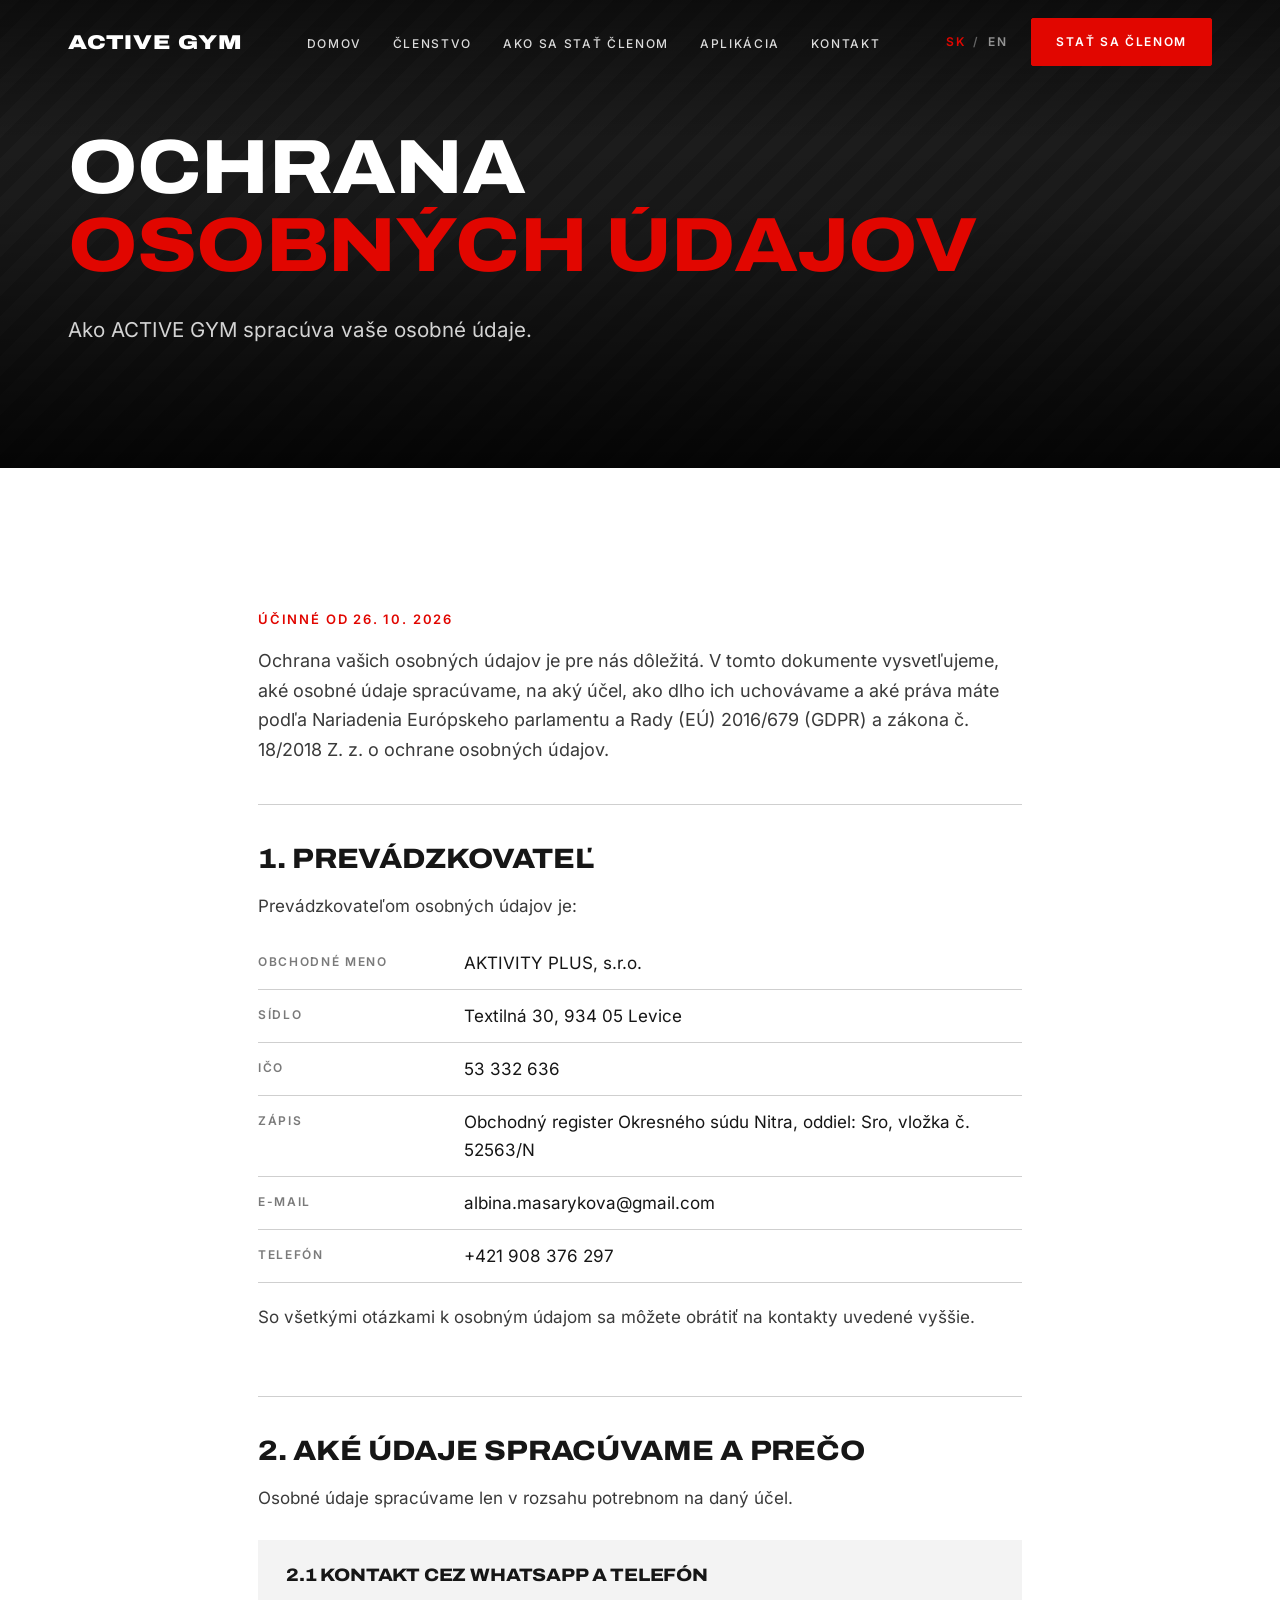
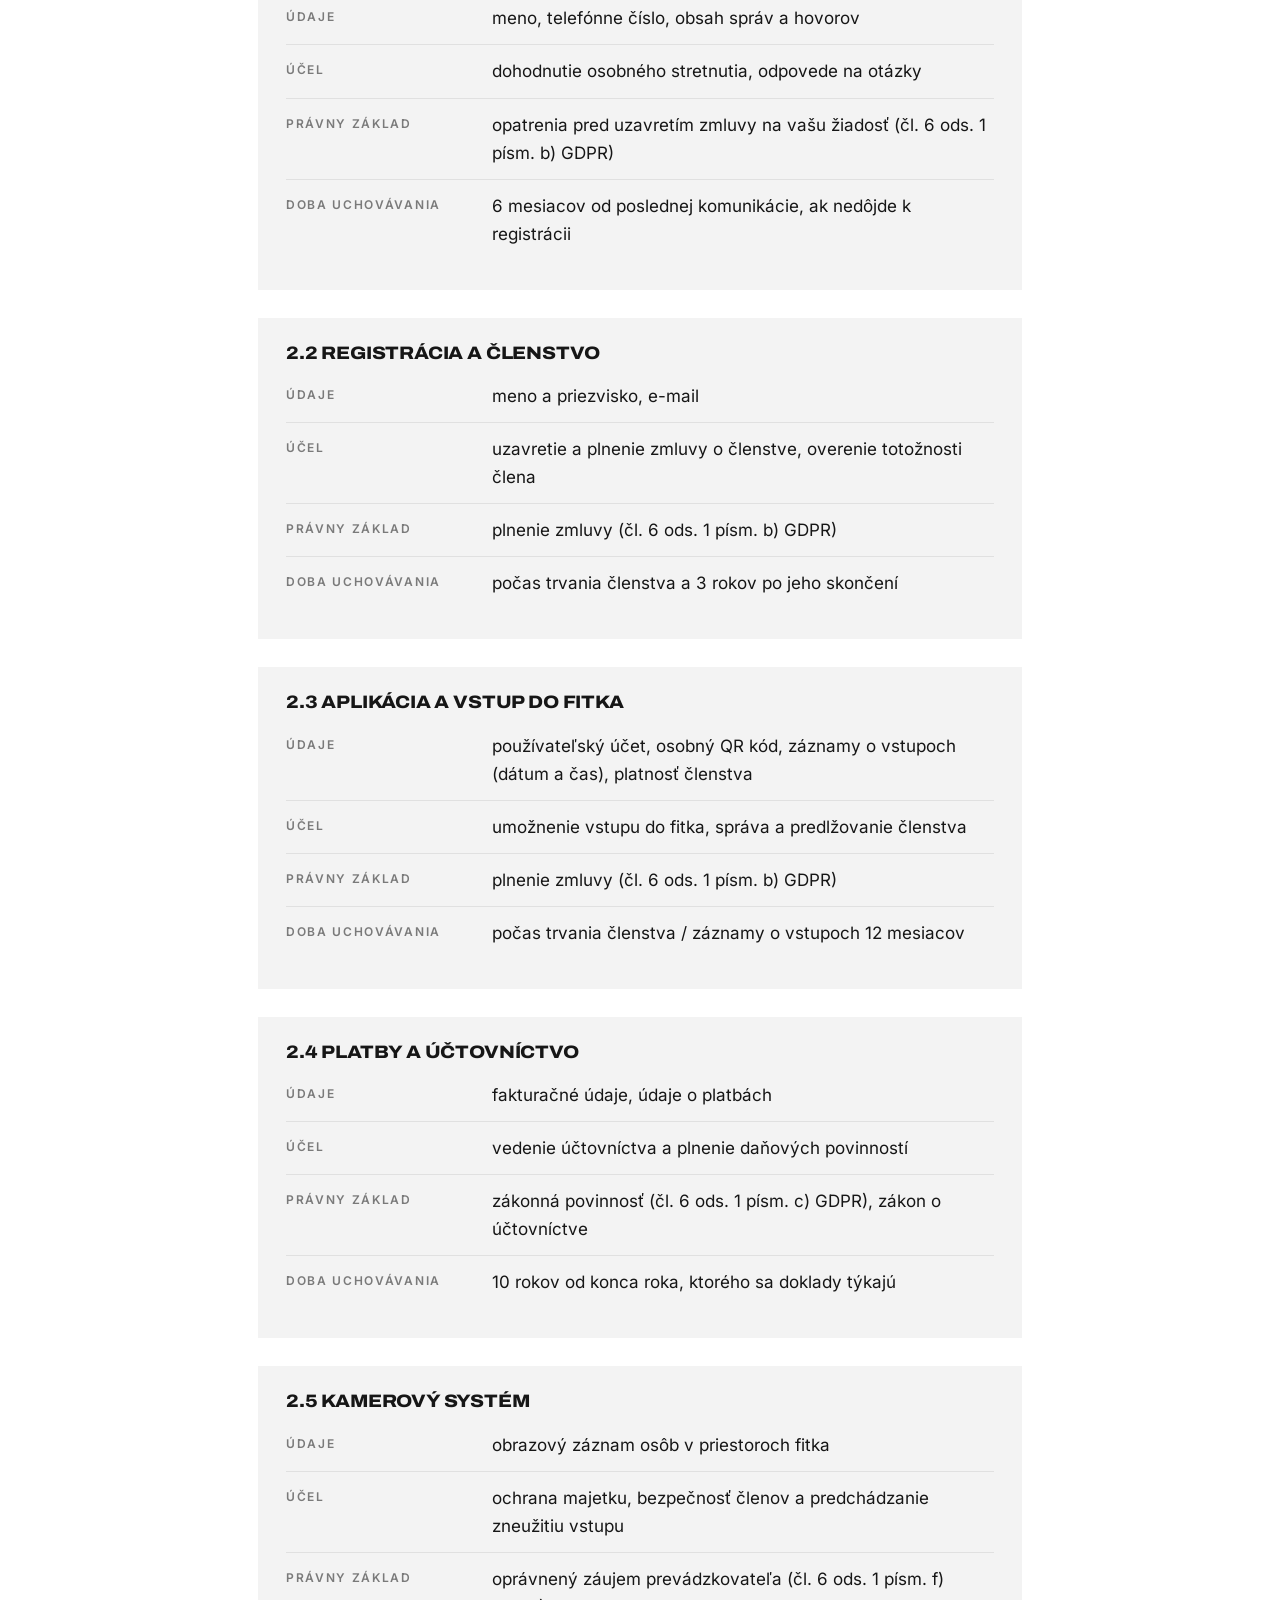
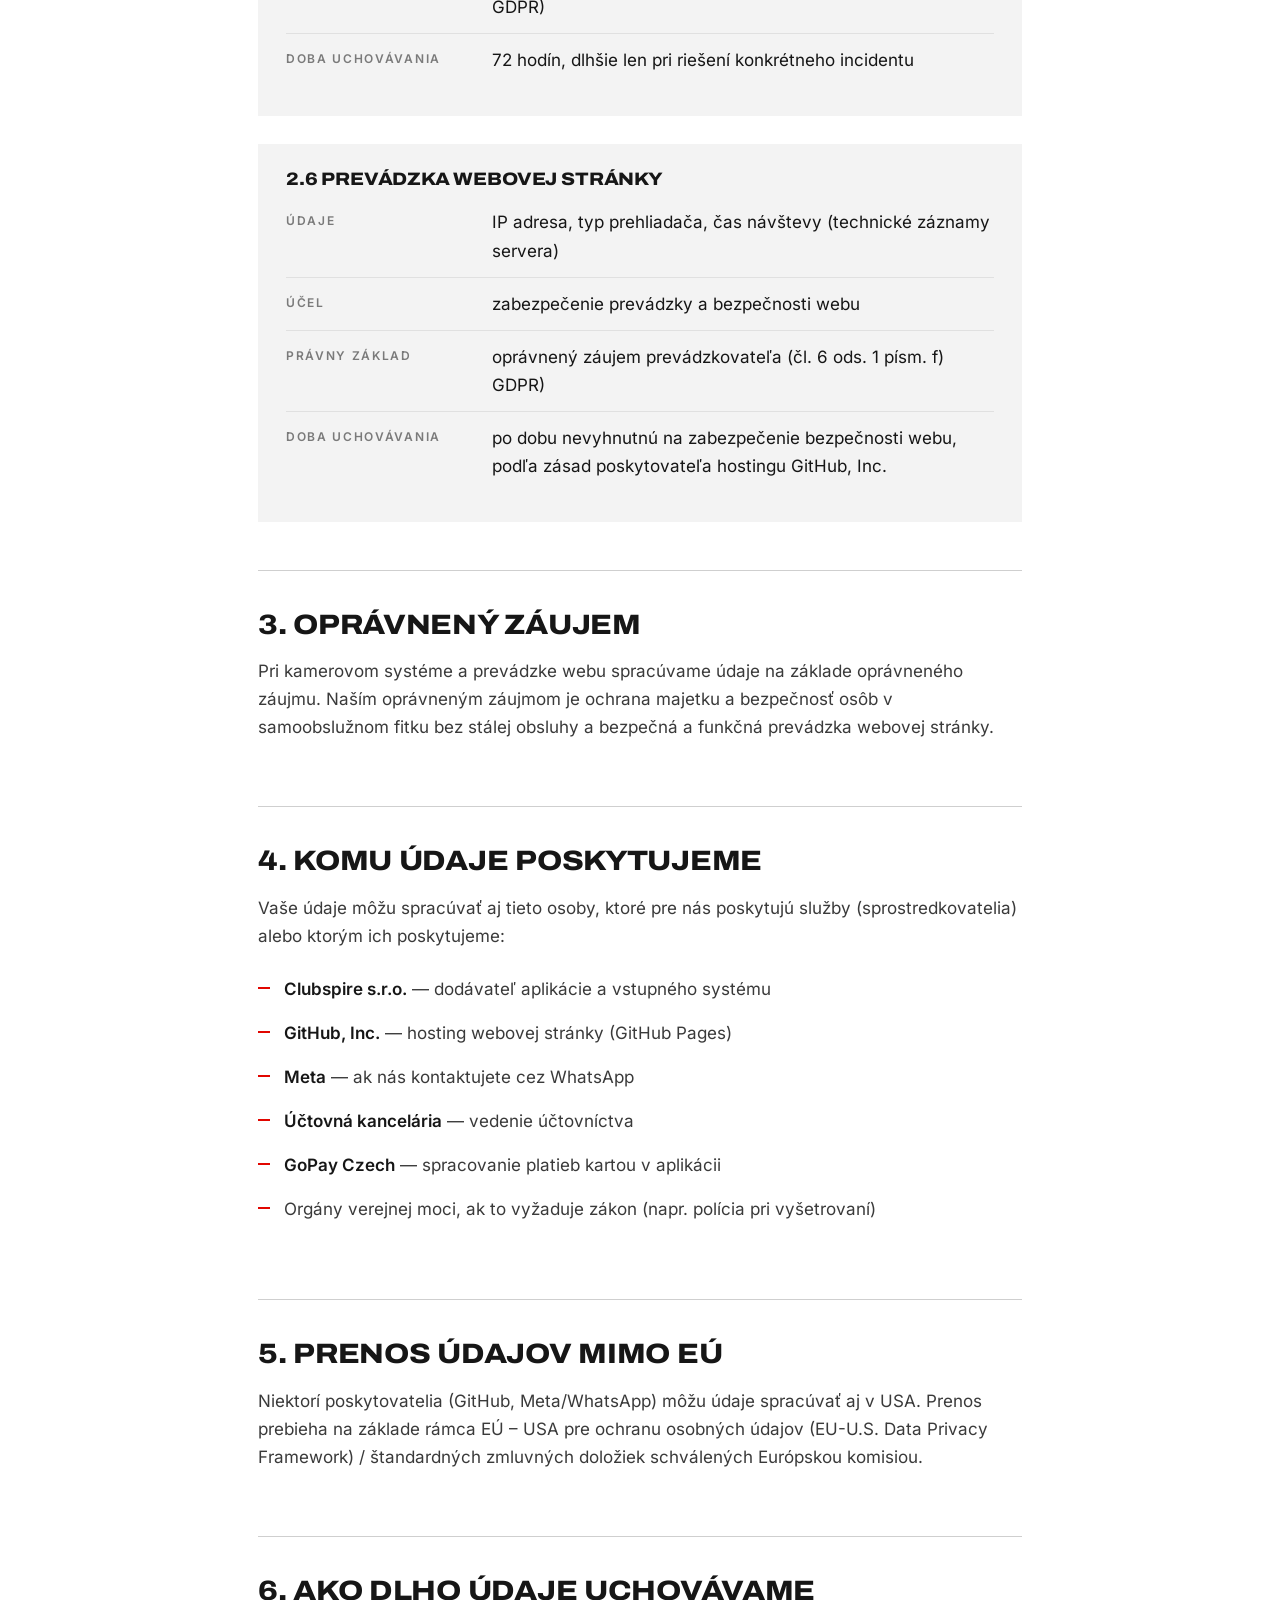
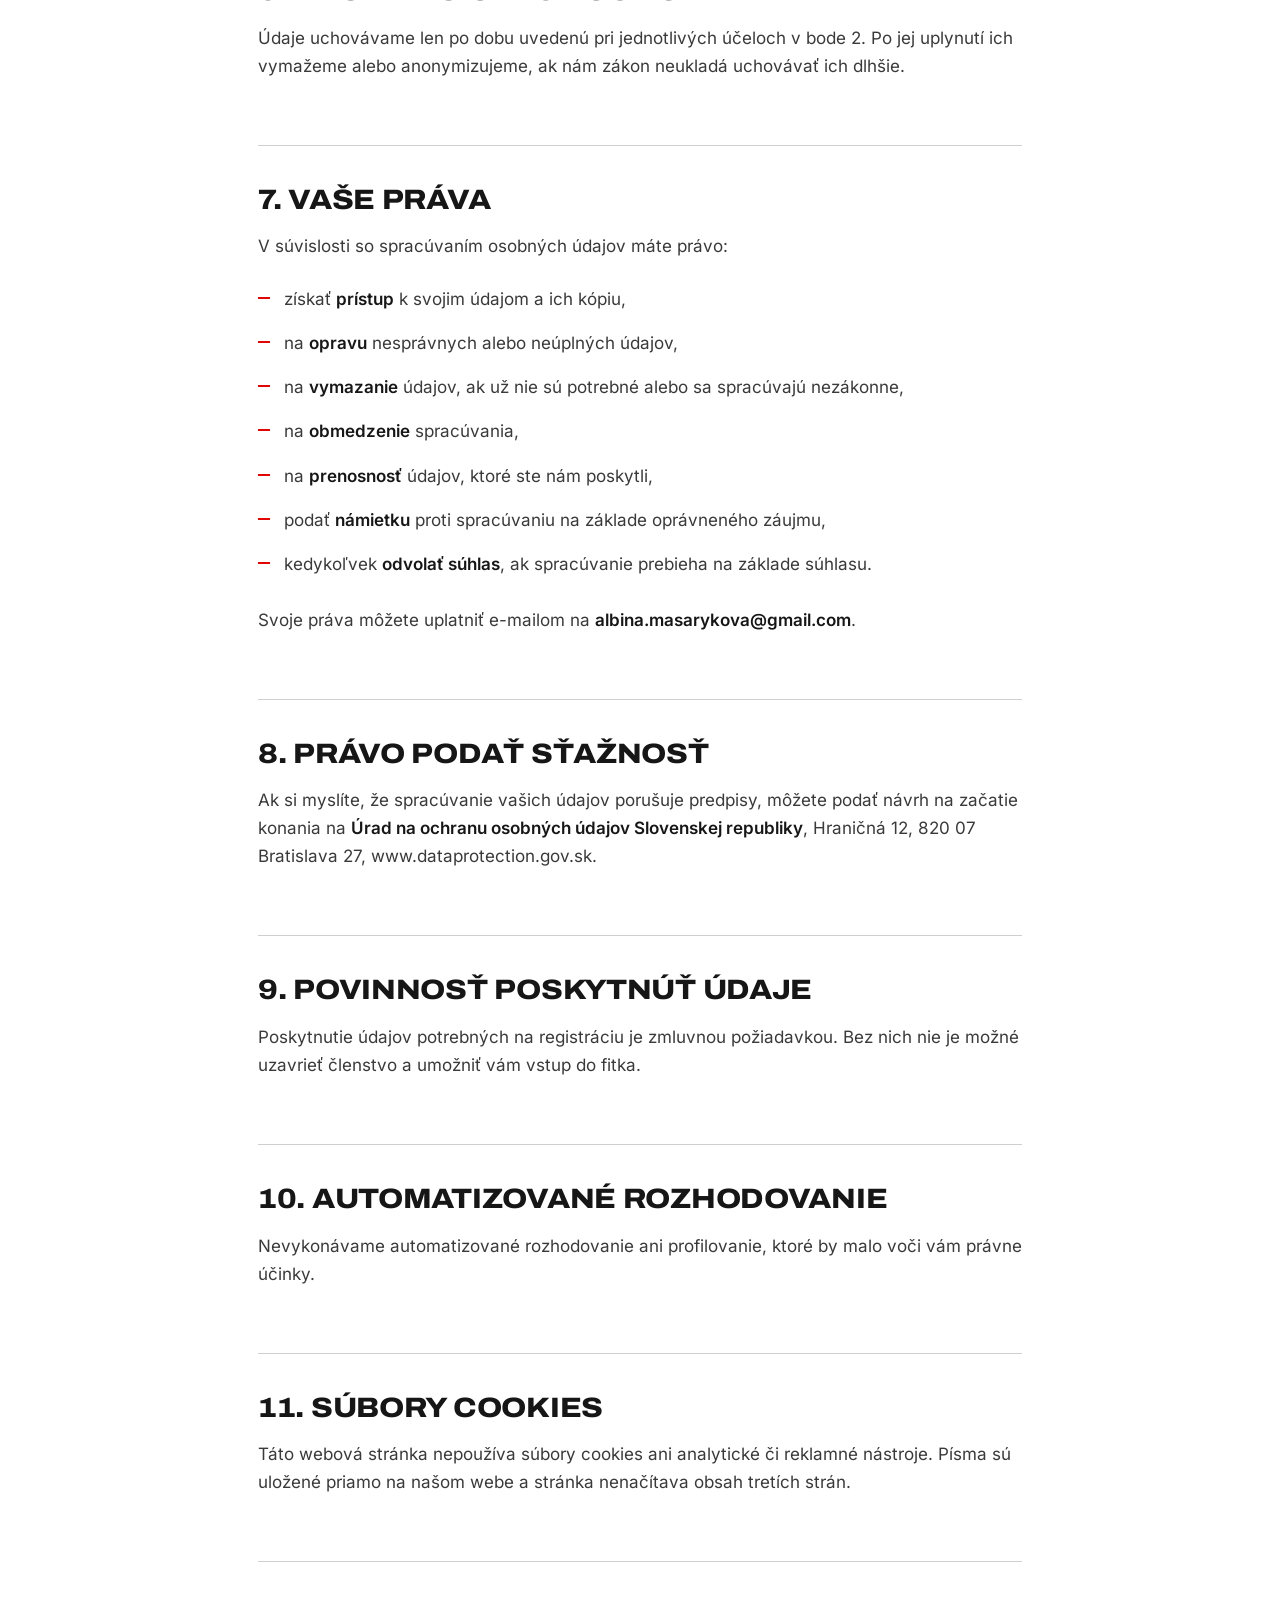
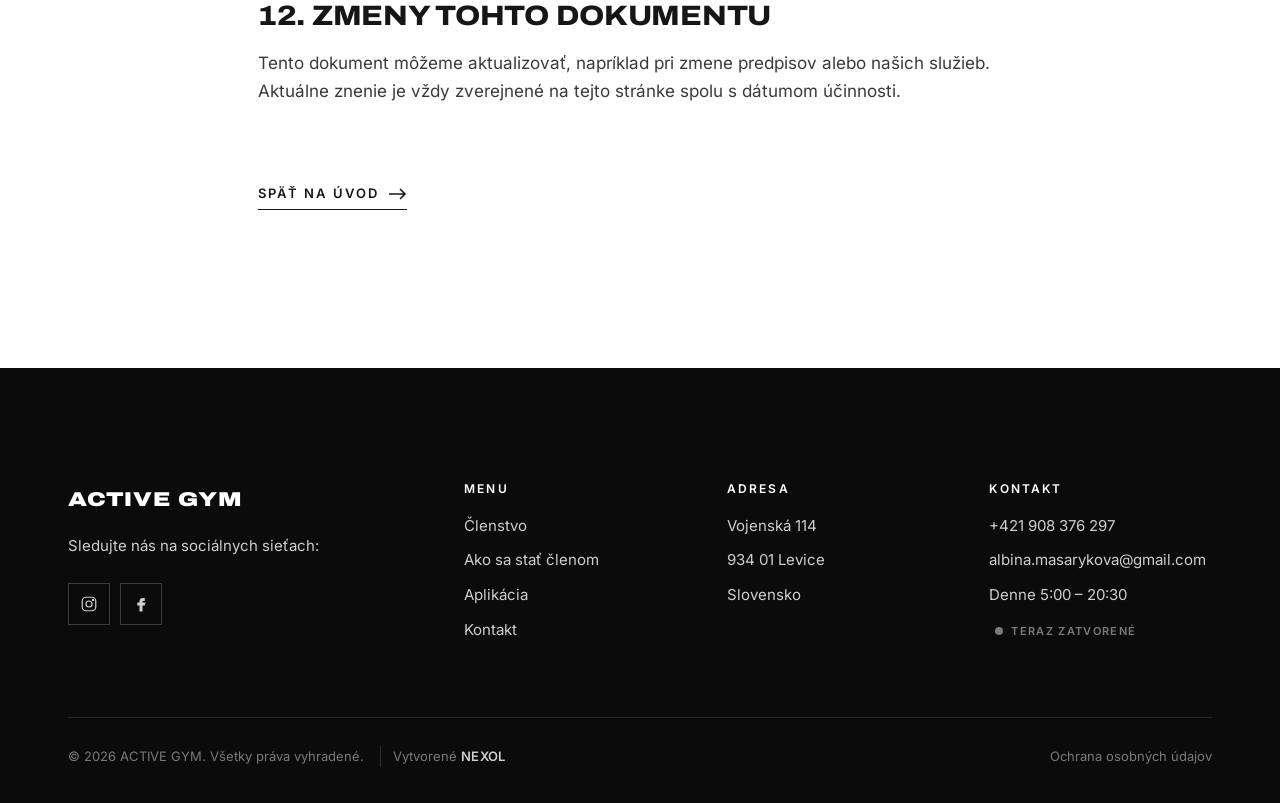
<file: ochrana-osobnych-udajov.html>
<!DOCTYPE html>
<html lang="sk">
<head>
  <meta charset="UTF-8">
  <meta name="viewport" content="width=device-width, initial-scale=1">
  <title>Ochrana osobných údajov — ACTIVE GYM Levice</title>
  <meta name="description" content="Informácie o spracúvaní osobných údajov vo fitku ACTIVE GYM Levice.">
  <link rel="canonical" href="https://www.activegym.sk/ochrana-osobnych-udajov">
  <link rel="alternate" hreflang="sk" href="https://www.activegym.sk/ochrana-osobnych-udajov">
  <link rel="alternate" hreflang="en" href="https://www.activegym.sk/en/privacy-policy">
  <link rel="alternate" hreflang="x-default" href="https://www.activegym.sk/ochrana-osobnych-udajov">

  <!-- Favicon -->
  <link rel="icon" href="favicon.ico" sizes="48x48">
  <link rel="icon" type="image/png" sizes="32x32" href="images/icons/favicon-32.png">
  <link rel="icon" type="image/png" sizes="16x16" href="images/icons/favicon-16.png">
  <link rel="apple-touch-icon" href="apple-touch-icon.png">
  <link rel="manifest" href="site.webmanifest">
  <meta name="theme-color" content="#0b0b0b">

  <!-- Social sharing -->
  <meta property="og:type" content="website">
  <meta property="og:site_name" content="ACTIVE GYM">
  <meta property="og:locale" content="sk_SK">
  <meta property="og:locale:alternate" content="en_GB">
  <meta property="og:title" content="Ochrana osobných údajov — ACTIVE GYM Levice">
  <meta property="og:description" content="Informácie o spracúvaní osobných údajov vo fitku ACTIVE GYM Levice.">
  <meta property="og:url" content="https://www.activegym.sk/ochrana-osobnych-udajov">
  <meta property="og:image" content="https://www.activegym.sk/images/og-image.jpg">
  <meta property="og:image:width" content="1200">
  <meta property="og:image:height" content="630">
  <meta property="og:image:alt" content="ACTIVE GYM logo">
  <meta name="twitter:card" content="summary_large_image">
  <link rel="stylesheet" href="css/style.css">
</head>

<body>
  <div class="page-curtain" aria-hidden="true"></div>

  <header class="site-header">
    <div class="container">
      <a href="./" class="logo" aria-label="ACTIVE domov">Active Gym</a>
      <nav class="main-nav" aria-label="Main">
        <ul>
          <li><a href="./">Domov</a></li>
          <li><a href="clenstvo">Členstvo</a></li>
          <li><a href="ako-sa-stat-clenom">Ako sa stať členom</a></li>
          <li><a href="aplikacia">Aplikácia</a></li>
          <li><a href="kontakt">Kontakt</a></li>
        </ul>
      </nav>
      <div class="header-right">
        <div class="lang-switch" aria-label="Language / Jazyk"><a href="ochrana-osobnych-udajov" hreflang="sk" lang="sk" class="is-active" aria-current="true" data-lang="sk">SK</a><span aria-hidden="true">/</span><a href="en/privacy-policy" hreflang="en" lang="en" data-lang="en">EN</a></div>
        <a href="ako-sa-stat-clenom" class="btn header-cta">Stať sa členom</a>
        <button class="menu-toggle" aria-label="Otvoriť menu" aria-expanded="false">
          <span></span><span></span><span></span>
        </button>
      </div>
    </div>
  </header>

  <div class="mobile-menu">
    <ul>
      <li><a href="./">Domov</a></li>
      <li><a href="clenstvo">Členstvo</a></li>
      <li><a href="ako-sa-stat-clenom">Ako sa stať členom</a></li>
      <li><a href="aplikacia">Aplikácia</a></li>
      <li><a href="kontakt">Kontakt</a></li>
    </ul>
    <div class="mobile-meta">
      <div class="lang-switch lang-switch--big" aria-label="Language / Jazyk"><a href="ochrana-osobnych-udajov" hreflang="sk" lang="sk" class="is-active" aria-current="true" data-lang="sk">SK</a><span aria-hidden="true">/</span><a href="en/privacy-policy" hreflang="en" lang="en" data-lang="en">EN</a></div>
      <p>Denne 5:00 – 20:30<br>+421 908 376 297 · albina.masarykova@gmail.com</p>
    </div>
  </div>

  <main id="main">
    <!-- PAGE HERO -->
    <section class="hero page-hero legal-hero">
      <div class="media" data-label="legal"></div>
      <div class="container">
        <h1 class="h-xl">
          <span class="rise"><span>Ochrana</span></span>
          <span class="rise"><span class="text-red">osobných údajov</span></span>
        </h1>
        <p class="lead hero-fade">Ako ACTIVE GYM spracúva vaše osobné údaje.</p>
      </div>
    </section>

    <!-- LEGAL TEXT -->
    <article class="section legal">
      <div class="container legal-wrap">
      <p class="legal-meta">Účinné od 26. 10. 2026</p>
      <p class="legal-intro">Ochrana vašich osobných údajov je pre nás dôležitá. V tomto dokumente vysvetľujeme, aké osobné údaje spracúvame, na aký účel, ako dlho ich uchovávame a aké práva máte podľa Nariadenia Európskeho parlamentu a Rady (EÚ) 2016/679 (GDPR) a zákona č. 18/2018 Z. z. o ochrane osobných údajov.</p>

      <section class="legal-section">
        <h2>1. Prevádzkovateľ</h2>
        <p>Prevádzkovateľom osobných údajov je:</p>
        <dl class="legal-facts">
          <div><dt>Obchodné meno</dt><dd>AKTIVITY PLUS, s.r.o.</dd></div>
          <div><dt>Sídlo</dt><dd>Textilná 30, 934 05 Levice</dd></div>
          <div><dt>IČO</dt><dd>53 332 636</dd></div>
          <div><dt>Zápis</dt><dd>Obchodný register Okresného súdu Nitra, oddiel: Sro, vložka č. 52563/N</dd></div>
          <div><dt>E-mail</dt><dd>albina.masarykova@gmail.com</dd></div>
          <div><dt>Telefón</dt><dd>+421 908 376 297</dd></div>
        </dl>
        <p>So všetkými otázkami k osobným údajom sa môžete obrátiť na kontakty uvedené vyššie.</p>
      </section>

      <section class="legal-section">
        <h2>2. Aké údaje spracúvame a prečo</h2>        <p>Osobné údaje spracúvame len v rozsahu potrebnom na daný účel.</p>
        <div class="legal-block">
          <h3>2.1 Kontakt cez WhatsApp a telefón</h3>
          <dl>
            <div><dt>Údaje</dt><dd>meno, telefónne číslo, obsah správ a hovorov</dd></div>
            <div><dt>Účel</dt><dd>dohodnutie osobného stretnutia, odpovede na otázky</dd></div>
            <div><dt>Právny základ</dt><dd>opatrenia pred uzavretím zmluvy na vašu žiadosť (čl. 6 ods. 1 písm. b) GDPR)</dd></div>
            <div><dt>Doba uchovávania</dt><dd>6 mesiacov od poslednej komunikácie, ak nedôjde k registrácii</dd></div>
          </dl>
        </div>
        <div class="legal-block">
          <h3>2.2 Registrácia a členstvo</h3>
          <dl>
            <div><dt>Údaje</dt><dd>meno a priezvisko, e-mail</dd></div>
            <div><dt>Účel</dt><dd>uzavretie a plnenie zmluvy o členstve, overenie totožnosti člena</dd></div>
            <div><dt>Právny základ</dt><dd>plnenie zmluvy (čl. 6 ods. 1 písm. b) GDPR)</dd></div>
            <div><dt>Doba uchovávania</dt><dd>počas trvania členstva a 3 rokov po jeho skončení</dd></div>
          </dl>
        </div>
        <div class="legal-block">
          <h3>2.3 Aplikácia a vstup do fitka</h3>
          <dl>
            <div><dt>Údaje</dt><dd>používateľský účet, osobný QR kód, záznamy o vstupoch (dátum a čas), platnosť členstva</dd></div>
            <div><dt>Účel</dt><dd>umožnenie vstupu do fitka, správa a predlžovanie členstva</dd></div>
            <div><dt>Právny základ</dt><dd>plnenie zmluvy (čl. 6 ods. 1 písm. b) GDPR)</dd></div>
            <div><dt>Doba uchovávania</dt><dd>počas trvania členstva / záznamy o vstupoch 12 mesiacov</dd></div>
          </dl>
        </div>
        <div class="legal-block">
          <h3>2.4 Platby a účtovníctvo</h3>
          <dl>
            <div><dt>Údaje</dt><dd>fakturačné údaje, údaje o platbách</dd></div>
            <div><dt>Účel</dt><dd>vedenie účtovníctva a plnenie daňových povinností</dd></div>
            <div><dt>Právny základ</dt><dd>zákonná povinnosť (čl. 6 ods. 1 písm. c) GDPR), zákon o účtovníctve</dd></div>
            <div><dt>Doba uchovávania</dt><dd>10 rokov od konca roka, ktorého sa doklady týkajú</dd></div>
          </dl>
        </div>
        <div class="legal-block">
          <h3>2.5 Kamerový systém</h3>
          <dl>
            <div><dt>Údaje</dt><dd>obrazový záznam osôb v priestoroch fitka</dd></div>
            <div><dt>Účel</dt><dd>ochrana majetku, bezpečnosť členov a predchádzanie zneužitiu vstupu</dd></div>
            <div><dt>Právny základ</dt><dd>oprávnený záujem prevádzkovateľa (čl. 6 ods. 1 písm. f) GDPR)</dd></div>
            <div><dt>Doba uchovávania</dt><dd>72 hodín, dlhšie len pri riešení konkrétneho incidentu</dd></div>
          </dl>
        </div>
        <div class="legal-block">
          <h3>2.6 Prevádzka webovej stránky</h3>
          <dl>
            <div><dt>Údaje</dt><dd>IP adresa, typ prehliadača, čas návštevy (technické záznamy servera)</dd></div>
            <div><dt>Účel</dt><dd>zabezpečenie prevádzky a bezpečnosti webu</dd></div>
            <div><dt>Právny základ</dt><dd>oprávnený záujem prevádzkovateľa (čl. 6 ods. 1 písm. f) GDPR)</dd></div>
            <div><dt>Doba uchovávania</dt><dd>po dobu nevyhnutnú na zabezpečenie bezpečnosti webu, podľa zásad poskytovateľa hostingu GitHub, Inc.</dd></div>
          </dl>
        </div>
      </section>

      <section class="legal-section">
        <h2>3. Oprávnený záujem</h2>
        <p>Pri kamerovom systéme a prevádzke webu spracúvame údaje na základe oprávneného záujmu. Naším oprávneným záujmom je ochrana majetku a bezpečnosť osôb v samoobslužnom fitku bez stálej obsluhy a bezpečná a funkčná prevádzka webovej stránky.</p>
      </section>

      <section class="legal-section">
        <h2>4. Komu údaje poskytujeme</h2>
        <p>Vaše údaje môžu spracúvať aj tieto osoby, ktoré pre nás poskytujú služby (sprostredkovatelia) alebo ktorým ich poskytujeme:</p>
        <ul class="legal-list">
          <li><strong>Clubspire s.r.o.</strong> — dodávateľ aplikácie a vstupného systému</li>
          <li><strong>GitHub, Inc.</strong> — hosting webovej stránky (GitHub Pages)</li>
          <li><strong>Meta</strong> — ak nás kontaktujete cez WhatsApp</li>
          <li><strong>Účtovná kancelária</strong> — vedenie účtovníctva</li>
          <li><strong>GoPay Czech</strong> — spracovanie platieb kartou v aplikácii</li>
          <li>Orgány verejnej moci, ak to vyžaduje zákon (napr. polícia pri vyšetrovaní)</li>
        </ul>
      </section>

      <section class="legal-section">
        <h2>5. Prenos údajov mimo EÚ</h2>
        <p>Niektorí poskytovatelia (GitHub, Meta/WhatsApp) môžu údaje spracúvať aj v USA. Prenos prebieha na základe rámca EÚ – USA pre ochranu osobných údajov (EU-U.S. Data Privacy Framework) / štandardných zmluvných doložiek schválených Európskou komisiou.</p>
      </section>

      <section class="legal-section">
        <h2>6. Ako dlho údaje uchovávame</h2>
        <p>Údaje uchovávame len po dobu uvedenú pri jednotlivých účeloch v bode 2. Po jej uplynutí ich vymažeme alebo anonymizujeme, ak nám zákon neukladá uchovávať ich dlhšie.</p>
      </section>

      <section class="legal-section">
        <h2>7. Vaše práva</h2>
        <p>V súvislosti so spracúvaním osobných údajov máte právo:</p>
        <ul class="legal-list">
          <li>získať <strong>prístup</strong> k svojim údajom a ich kópiu,</li>
          <li>na <strong>opravu</strong> nesprávnych alebo neúplných údajov,</li>
          <li>na <strong>vymazanie</strong> údajov, ak už nie sú potrebné alebo sa spracúvajú nezákonne,</li>
          <li>na <strong>obmedzenie</strong> spracúvania,</li>
          <li>na <strong>prenosnosť</strong> údajov, ktoré ste nám poskytli,</li>
          <li>podať <strong>námietku</strong> proti spracúvaniu na základe oprávneného záujmu,</li>
          <li>kedykoľvek <strong>odvolať súhlas</strong>, ak spracúvanie prebieha na základe súhlasu.</li>
        </ul>
        <p>Svoje práva môžete uplatniť e-mailom na <strong>albina.masarykova@gmail.com</strong>.</p>
      </section>

      <section class="legal-section">
        <h2>8. Právo podať sťažnosť</h2>
        <p>Ak si myslíte, že spracúvanie vašich údajov porušuje predpisy, môžete podať návrh na začatie konania na <strong>Úrad na ochranu osobných údajov Slovenskej republiky</strong>, Hraničná 12, 820 07 Bratislava 27, <span class="legal-nowrap">www.dataprotection.gov.sk</span>.</p>
      </section>

      <section class="legal-section">
        <h2>9. Povinnosť poskytnúť údaje</h2>
        <p>Poskytnutie údajov potrebných na registráciu je zmluvnou požiadavkou. Bez nich nie je možné uzavrieť členstvo a umožniť vám vstup do fitka.</p>
      </section>

      <section class="legal-section">
        <h2>10. Automatizované rozhodovanie</h2>
        <p>Nevykonávame automatizované rozhodovanie ani profilovanie, ktoré by malo voči vám právne účinky.</p>
      </section>

      <section class="legal-section">
        <h2>11. Súbory cookies</h2>
        <p>Táto webová stránka nepoužíva súbory cookies ani analytické či reklamné nástroje. Písma sú uložené priamo na našom webe a stránka nenačítava obsah tretích strán.</p>
      </section>

      <section class="legal-section">
        <h2>12. Zmeny tohto dokumentu</h2>
        <p>Tento dokument môžeme aktualizovať, napríklad pri zmene predpisov alebo našich služieb. Aktuálne znenie je vždy zverejnené na tejto stránke spolu s dátumom účinnosti.</p>
      </section>

      <p class="legal-back"><a href="./" class="link-arrow">Späť na úvod <svg class="arrow" width="18" height="12" viewBox="0 0 18 12" fill="none" aria-hidden="true"><path d="M0 6h16M11 1l5 5-5 5" stroke="currentColor" stroke-width="1.6"/></svg></a></p>
      </div>
    </article>
  </main>

  <footer class="site-footer">
    <div class="container">
      <div class="footer-top">
        <div>
          <a href="./" class="logo">Active Gym</a>
          <p>Sledujte nás na sociálnych sieťach:</p>
          <div class="socials">
            <a href="https://www.instagram.com/active_gym_levice/" aria-label="Instagram"><svg width="18" height="18" viewBox="0 0 24 24" fill="none" stroke="currentColor" stroke-width="1.6"><rect x="3" y="3" width="18" height="18" rx="5"/><circle cx="12" cy="12" r="4"/><circle cx="17.5" cy="6.5" r="0.8" fill="currentColor"/></svg></a>
            <a href="https://www.facebook.com/activegymlevice/" aria-label="Facebook"><svg width="18" height="18" viewBox="0 0 24 24" fill="currentColor"><path d="M14 8h3V4h-3c-2.8 0-4 1.8-4 4.3V10H7v4h3v8h4v-8h3l1-4h-4V8.6c0-.4.3-.6 1-.6z"/></svg></a>
          </div>
        </div>
        <div>
          <h4>Menu</h4>
          <ul>
            <li><a href="clenstvo">Členstvo</a></li>
            <li><a href="ako-sa-stat-clenom">Ako sa stať členom</a></li>
            <li><a href="aplikacia">Aplikácia</a></li>
            <li><a href="kontakt">Kontakt</a></li>
          </ul>
        </div>
        <div>
          <h4>Adresa</h4>
          <ul>
            <li>Vojenská 114</li>
            <li>934 01 Levice</li>
            <li>Slovensko</li>
          </ul>
        </div>
        <div>
          <h4>Kontakt</h4>
          <ul>
            <li><a href="tel:+421908376297">+421 908 376 297</a></li>
            <li><a href="mailto:albina.masarykova@gmail.com">albina.masarykova@gmail.com</a></li>
            <li>Denne 5:00 – 20:30</li>
            <li><span class="open-status" data-open-status></span></li>
          </ul>
        </div>
      </div>
      <div class="footer-bottom">
        <span>© <span data-year>2026</span> ACTIVE GYM. Všetky práva vyhradené. <span class="footer-credit">Vytvorené <a href="https://nexol.sk" target="_blank" rel="noopener"><strong>NEXOL</strong></a></span></span>
        <span><a href="ochrana-osobnych-udajov" aria-current="page">Ochrana osobných údajov</a></span>
      </div>
    </div>
  </footer>

  <script src="js/main.js"></script>
</body>
</html>
</file>
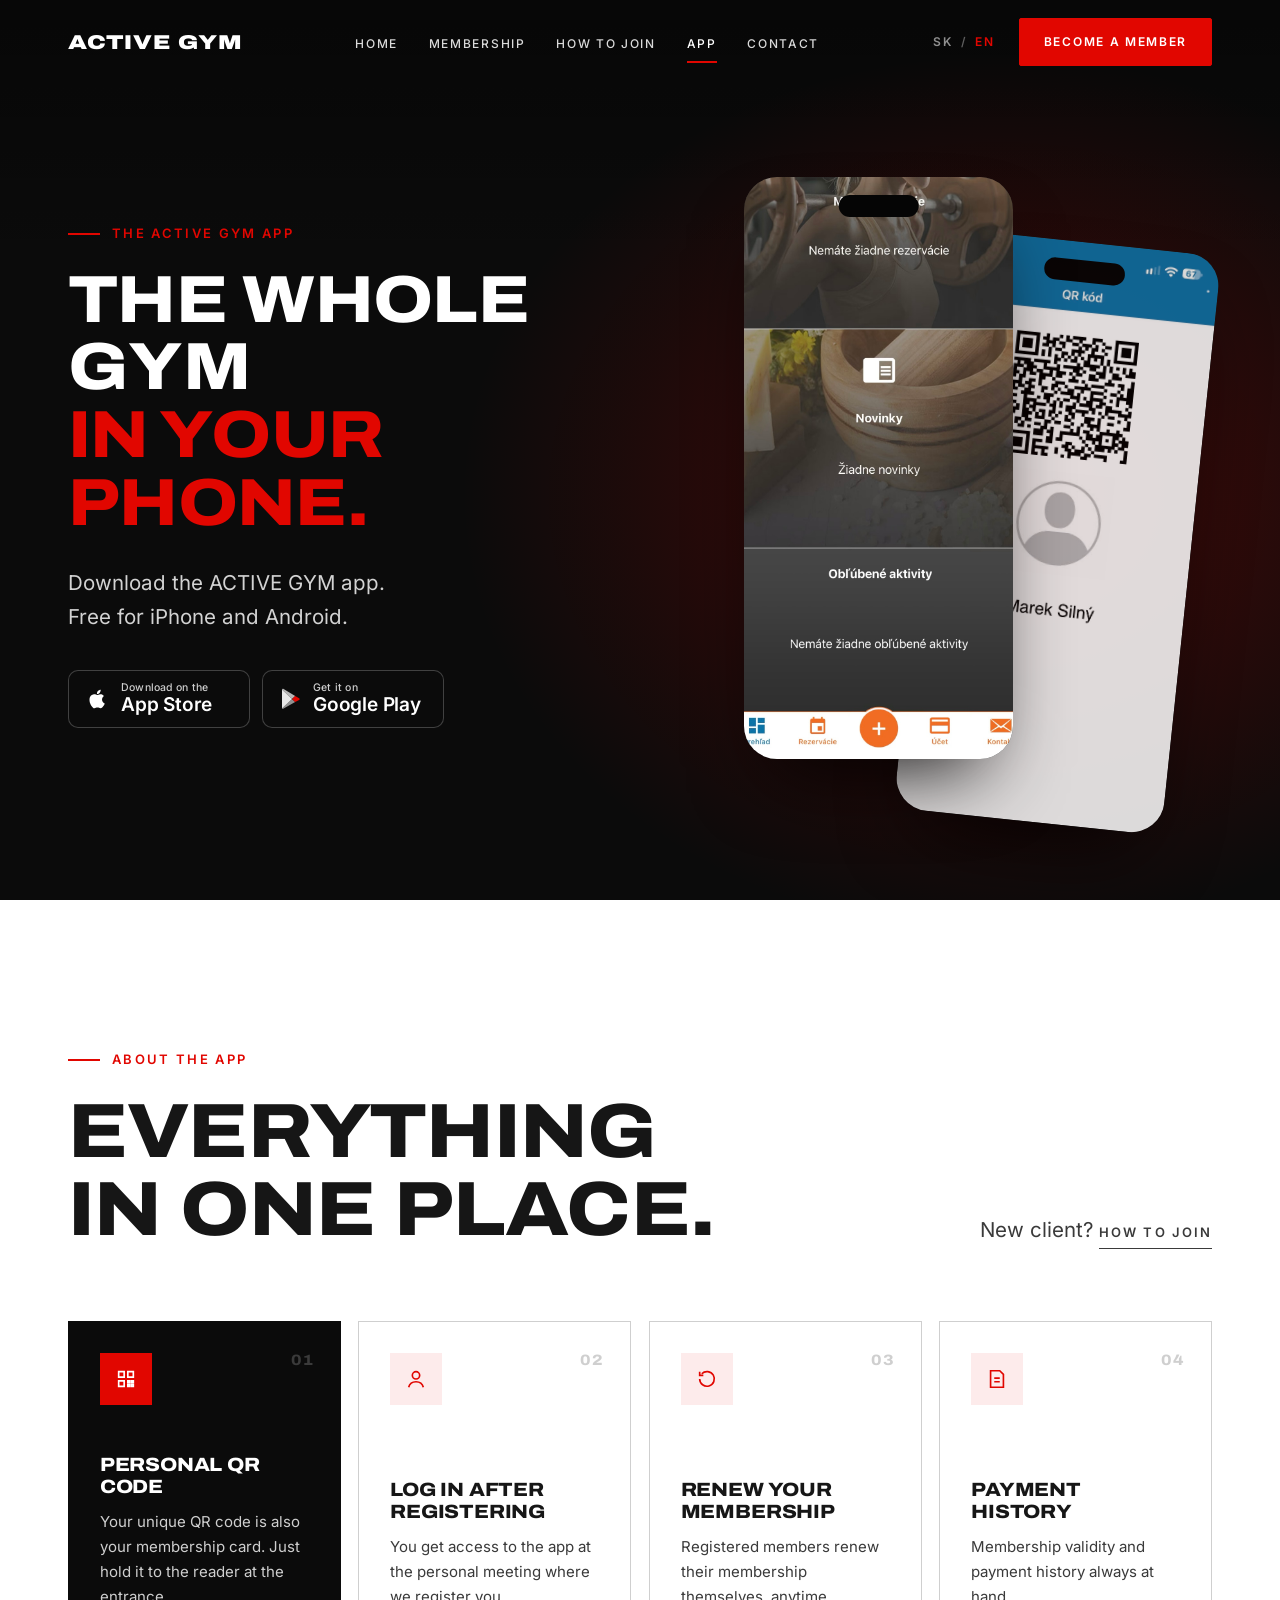
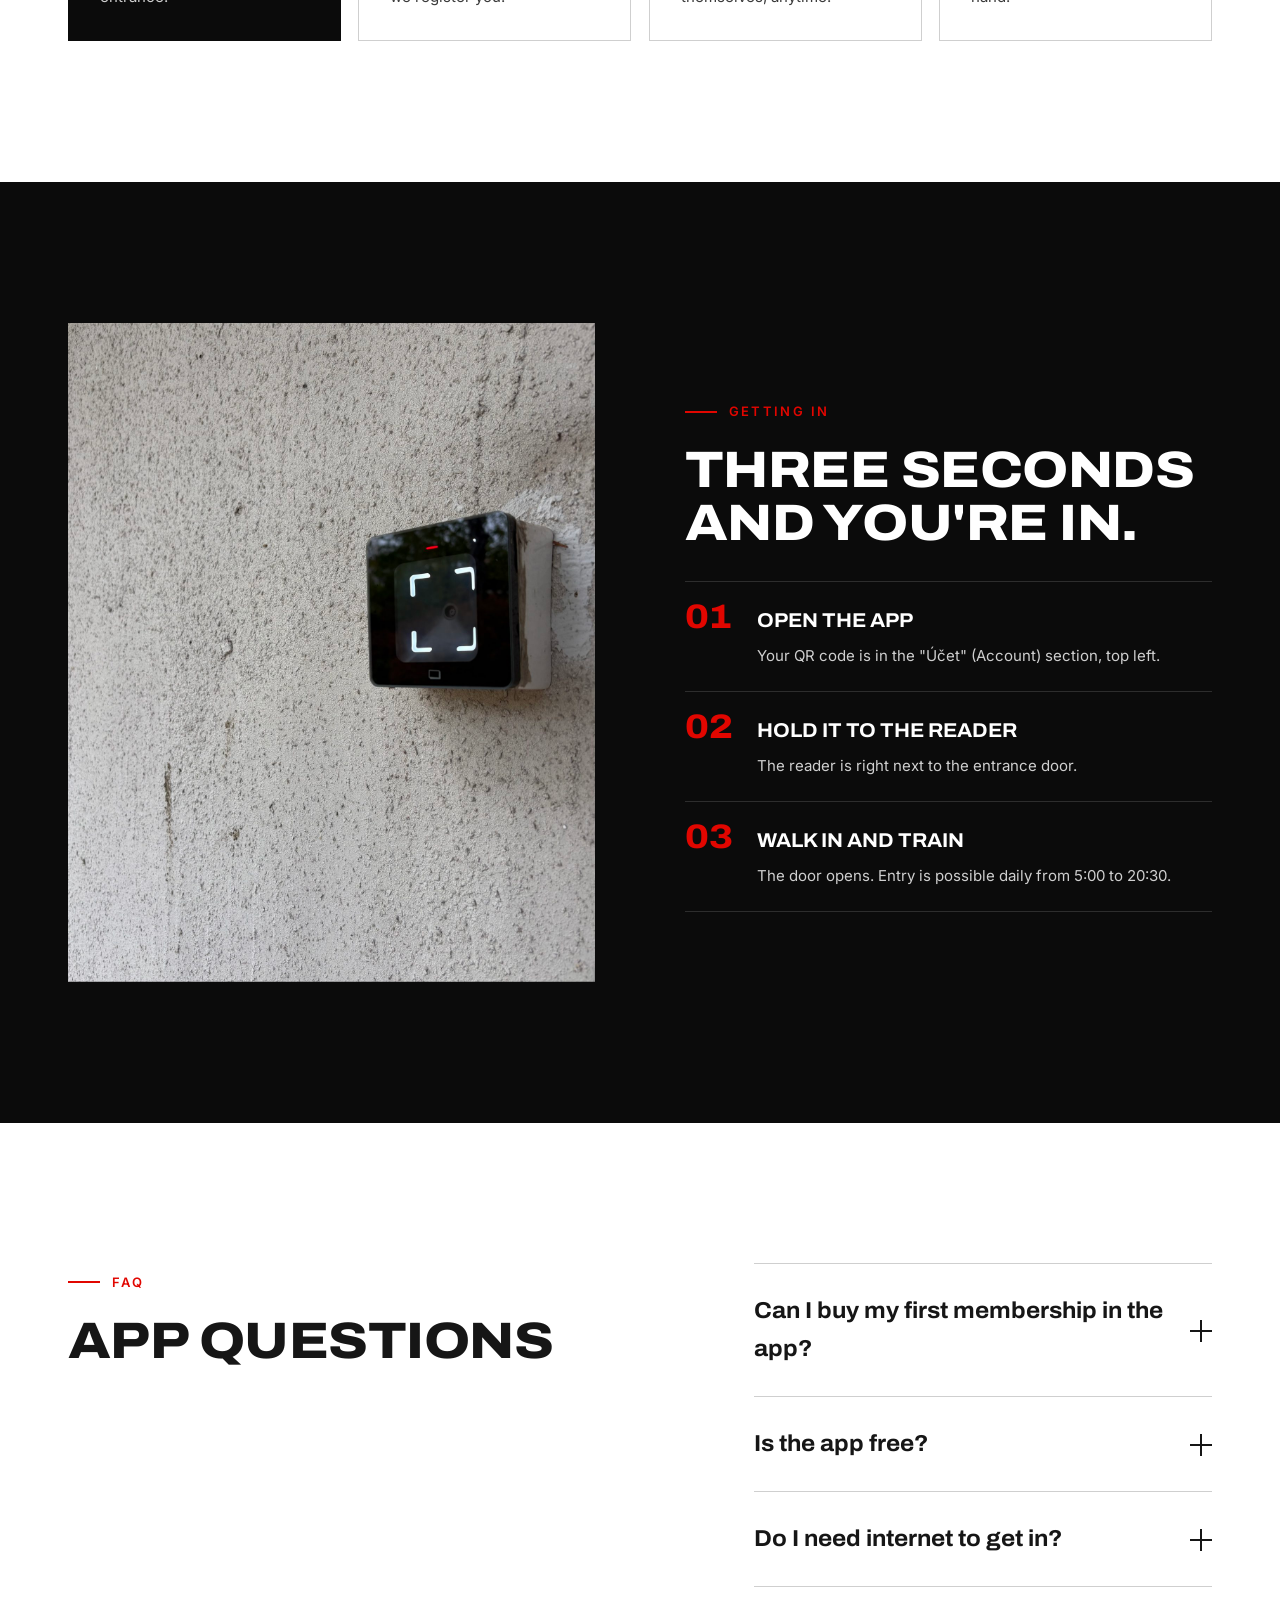
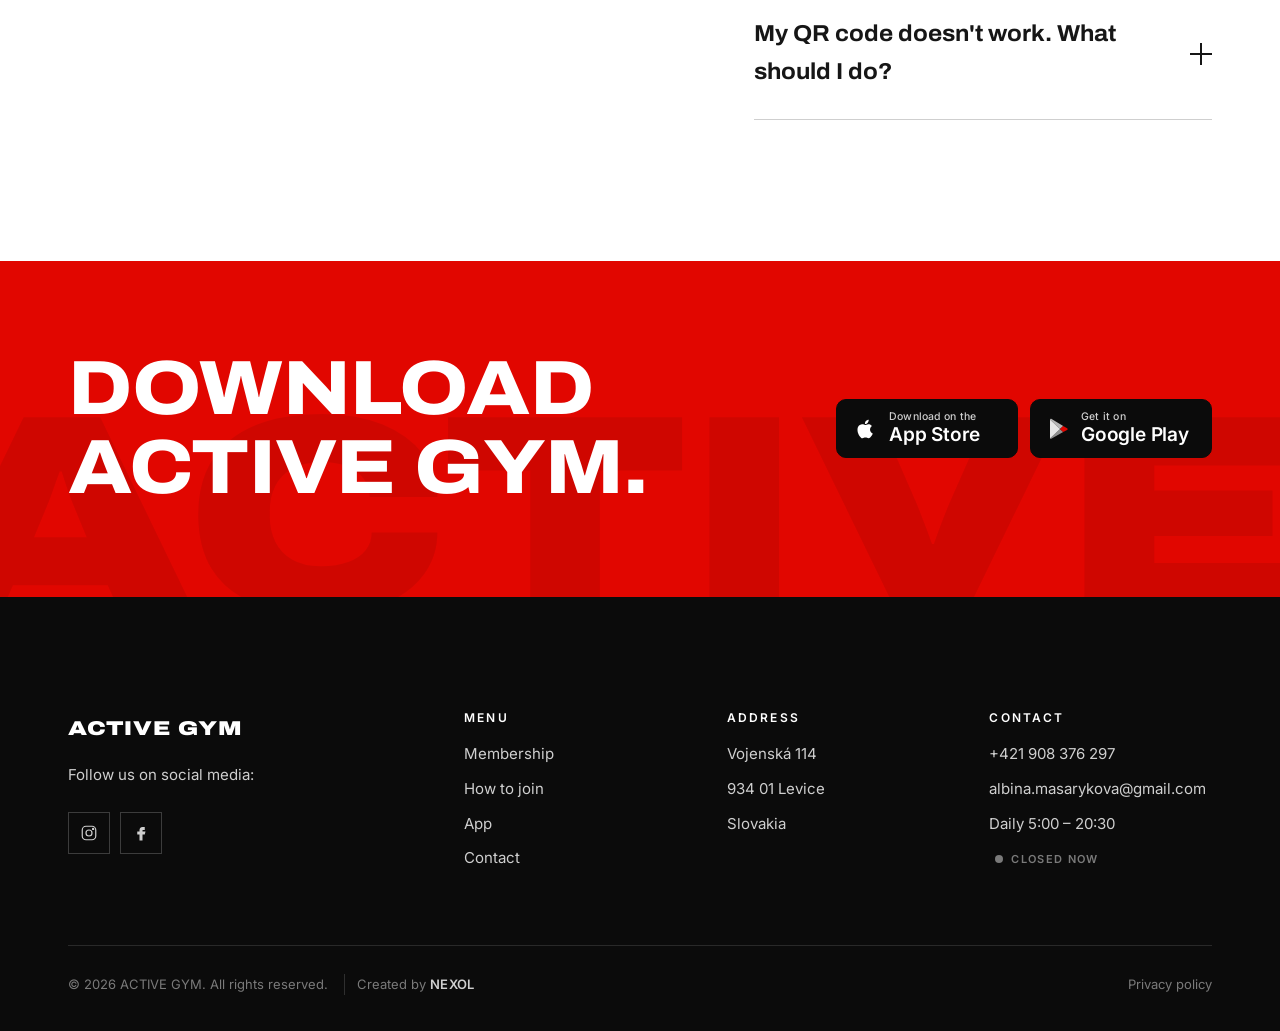
<file: en/app.html>
<!DOCTYPE html>
<html lang="en">
<head>
  <meta charset="UTF-8">
  <meta name="viewport" content="width=device-width, initial-scale=1">
  <title>App — ACTIVE GYM Levice</title>
  <meta name="description" content="The ACTIVE GYM app for iOS and Android: membership, payments and QR code entry to the gym.">
  <link rel="canonical" href="https://www.activegym.sk/en/app">
  <link rel="alternate" hreflang="sk" href="https://www.activegym.sk/aplikacia">
  <link rel="alternate" hreflang="en" href="https://www.activegym.sk/en/app">
  <link rel="alternate" hreflang="x-default" href="https://www.activegym.sk/aplikacia">

  <!-- Favicon -->
  <link rel="icon" href="../favicon.ico" sizes="48x48">
  <link rel="icon" type="image/png" sizes="32x32" href="../images/icons/favicon-32.png">
  <link rel="icon" type="image/png" sizes="16x16" href="../images/icons/favicon-16.png">
  <link rel="apple-touch-icon" href="../apple-touch-icon.png">
  <link rel="manifest" href="../site.webmanifest">
  <meta name="theme-color" content="#0b0b0b">

  <!-- Social sharing -->
  <meta property="og:type" content="website">
  <meta property="og:site_name" content="ACTIVE GYM">
  <meta property="og:locale" content="en_GB">
  <meta property="og:locale:alternate" content="sk_SK">
  <meta property="og:title" content="App — ACTIVE GYM Levice">
  <meta property="og:description" content="The ACTIVE GYM app for iOS and Android: membership, payments and QR code entry to the gym.">
  <meta property="og:url" content="https://www.activegym.sk/en/app">
  <meta property="og:image" content="https://www.activegym.sk/images/og-image.jpg">
  <meta property="og:image:width" content="1200">
  <meta property="og:image:height" content="630">
  <meta property="og:image:alt" content="ACTIVE GYM logo">
  <meta name="twitter:card" content="summary_large_image">

  <!-- FAQ for Google and AI assistants -->
  <script type="application/ld+json">
    {
      "@context": "https://schema.org",
      "@type": "FAQPage",
      "url": "https://www.activegym.sk/en/app",
      "inLanguage": "en",
      "mainEntity": [
        {
          "@type": "Question",
          "name": "Can I buy my first membership in the app?",
          "acceptedAnswer": {
            "@type": "Answer",
            "text": "No. New clients first register in person — message or call us on WhatsApp and we'll arrange a meeting. The app is for registered members to get in and renew their membership."
          }
        },
        {
          "@type": "Question",
          "name": "Is the app free?",
          "acceptedAnswer": {
            "@type": "Answer",
            "text": "Yes. The app is free to download — you only pay for your membership."
          }
        },
        {
          "@type": "Question",
          "name": "Do I need internet to get in?",
          "acceptedAnswer": {
            "@type": "Answer",
            "text": "No. Your QR code is shown even offline."
          }
        },
        {
          "@type": "Question",
          "name": "My QR code doesn't work. What should I do?",
          "acceptedAnswer": {
            "@type": "Answer",
            "text": "Check that your membership is active and turn up your screen brightness. If that doesn't help, contact us on WhatsApp."
          }
        }
      ]
    }
  </script>
  <link rel="stylesheet" href="../css/style.css">
</head>
<body>
  <div class="page-curtain" aria-hidden="true"></div>

  <header class="site-header">
    <div class="container">
      <a href="./" class="logo" aria-label="ACTIVE GYM home">Active Gym</a>
      <nav class="main-nav" aria-label="Main">
        <ul>
          <li><a href="./">Home</a></li>
          <li><a href="membership">Membership</a></li>
          <li><a href="how-to-join">How to join</a></li>
          <li><a href="app" aria-current="page">App</a></li>
          <li><a href="contact">Contact</a></li>
        </ul>
      </nav>
      <div class="header-right">
        <div class="lang-switch" aria-label="Language / Jazyk"><a href="../aplikacia" hreflang="sk" lang="sk" data-lang="sk">SK</a><span aria-hidden="true">/</span><a href="app" hreflang="en" lang="en" class="is-active" aria-current="true" data-lang="en">EN</a></div>
        <a href="how-to-join" class="btn header-cta">Become a member</a>
        <button class="menu-toggle" aria-label="Open menu" aria-expanded="false">
          <span></span><span></span><span></span>
        </button>
      </div>
    </div>
  </header>

  <div class="mobile-menu">
    <ul>
      <li><a href="./">Home</a></li>
      <li><a href="membership">Membership</a></li>
      <li><a href="how-to-join">How to join</a></li>
      <li><a href="app" aria-current="page">App</a></li>
      <li><a href="contact">Contact</a></li>
    </ul>
    <div class="mobile-meta">
      <div class="lang-switch lang-switch--big" aria-label="Language / Jazyk"><a href="../aplikacia" hreflang="sk" lang="sk" data-lang="sk">SK</a><span aria-hidden="true">/</span><a href="app" hreflang="en" lang="en" class="is-active" aria-current="true" data-lang="en">EN</a></div>
      <p>Vojenská 114 · Levice</p>
    </div>
  </div>

  <main id="main">
    <!-- APP HERO (dark, with phone screenshots) -->
    <section class="hero app-hero">
      <div class="container app-hero-grid">
        <div>
          <p class="eyebrow hero-fade">The ACTIVE GYM app</p>
          <h1 class="h-xl">
            <span class="rise"><span>The whole gym</span></span>
            <span class="rise"><span class="text-red">in your phone.</span></span>
          </h1>
          <p class="lead hero-fade">Download the ACTIVE GYM app.<br>Free for iPhone and Android.</p>
          <div class="hero-fade">
          <div class="store-buttons">

            <a href="https://apps.apple.com/sk/app/active-gym-levice/id6466147681" class="store-btn" aria-label="App Store"><svg width="22" height="22" viewBox="0 0 24 24" fill="currentColor" aria-hidden="true"><path d="M16.4 12.6c0-2.5 2-3.7 2.1-3.8-1.2-1.7-3-1.9-3.6-2-1.5-.2-3 .9-3.8.9-.8 0-2-.9-3.3-.8-1.7 0-3.3 1-4.2 2.5-1.8 3.1-.5 7.7 1.3 10.2.9 1.2 1.9 2.6 3.2 2.6 1.3-.1 1.8-.8 3.3-.8 1.6 0 2 .8 3.4.8 1.4 0 2.3-1.3 3.1-2.5 1-1.4 1.4-2.8 1.4-2.9-.1 0-2.9-1.1-2.9-4.2zM13.9 5.1c.7-.9 1.2-2 1-3.2-1 0-2.2.7-3 1.5-.6.7-1.2 1.9-1 3.1 1.1.1 2.3-.6 3-1.4z"/></svg><span><small>Download on the</small>App Store</span></a>
            <a href="https://play.google.com/store/apps/details?id=com.clubspire.android.activegymlevice&pcampaignid=web_share" class="store-btn" aria-label="Google Play"><svg width="20" height="22" viewBox="0 0 20 22" fill="none" aria-hidden="true"><path d="M1 1.5v19l10-9.5L1 1.5z" fill="#fff" opacity=".9"/><path d="M1 1.5l10 9.5 3.2-3L2.2.8C1.7.5 1.2.8 1 1.5z" fill="#fff" opacity=".7"/><path d="M1 20.5l10-9.5 3.2 3-12 6.7c-.5.3-1 .2-1.2-.2z" fill="#fff" opacity=".55"/><path d="M14.2 8l3.9 2.2c.8.5.8 1.2 0 1.7L14.2 14 11 11l3.2-3z" fill="#e10600"/></svg><span><small>Get it on</small>Google Play</span></a>
          </div>
          </div>
        </div>
        <div class="phones hero-fade">
          <!-- Put real screenshots of your app here (portrait, e.g. 1170 × 2532 px) -->
          <div class="phone phone--back">
            <div class="phone-screen media" data-label="app-screen-2.png"><img src="../images/qr.jpeg" alt="ACTIVE GYM app screen with the entry QR code"></div>
          </div>
          <div class="phone phone--front">
            <div class="phone-screen media" data-label="app-screen-1.png"><img src="../images/app1.jpeg" alt="ACTIVE GYM app screen with the account overview"></div>
          </div>
        </div>
      </div>
    </section>

    <!-- FEATURES -->
    <section class="section">
      <div class="container">
        <div class="section-head">
          <div>
            <p class="eyebrow reveal">About the app</p>
            <h2 class="h-lg reveal" style="--delay:.1s">Everything<br>in one place.</h2>
          </div>
          <p class="lead reveal" style="--delay:.2s">New client? <a href="how-to-join" class="link-arrow">How to join</a></p>
        </div>

        <div class="app-features">
          <article class="app-feature app-feature--dark reveal">
            <span class="app-feature-num">01</span>
            <div class="app-feature-icon"><svg width="22" height="22" viewBox="0 0 24 24" fill="none" stroke="currentColor" stroke-width="1.8"><path d="M4 4h6v6H4zM14 4h6v6h-6zM4 14h6v6H4zM14 14h2v2h-2zM18 18h2v2h-2zM14 18h2v2h-2zM18 14h2v2h-2z"/></svg></div>
            <h3>Personal QR code</h3>
            <p>Your unique QR code is also your membership card. Just hold it to the reader at the entrance.</p>
          </article>
          <article class="app-feature reveal" style="--delay:.1s">
            <span class="app-feature-num">02</span>
            <div class="app-feature-icon"><svg width="22" height="22" viewBox="0 0 24 24" fill="none" stroke="currentColor" stroke-width="1.8"><circle cx="12" cy="8" r="4"/><path d="M4 21c1-4 4.5-6 8-6s7 2 8 6"/></svg></div>
            <h3>Log in after registering</h3>
            <p>You get access to the app at the personal meeting where we register you.</p>
          </article>
          <article class="app-feature reveal" style="--delay:.2s">
            <span class="app-feature-num">03</span>
            <div class="app-feature-icon"><svg width="22" height="22" viewBox="0 0 24 24" fill="none" stroke="currentColor" stroke-width="1.8"><path d="M4 12a8 8 0 1 0 2.3-5.7M4 4v4h4"/></svg></div>
            <h3>Renew your membership</h3>
            <p>Registered members renew their membership themselves, anytime.</p>
          </article>
          <article class="app-feature reveal" style="--delay:.3s">
            <span class="app-feature-num">04</span>
            <div class="app-feature-icon"><svg width="22" height="22" viewBox="0 0 24 24" fill="none" stroke="currentColor" stroke-width="1.8"><path d="M5 3h10l4 4v14H5zM9 11h6M9 15h6"/></svg></div>
            <h3>Payment history</h3>
            <p>Membership validity and payment history always at hand.</p>
          </article>
        </div>

      </div>
    </section>

    <!-- HOW ENTRY WORKS -->
    <section class="section section--dark">
      <div class="container feature">
        <div class="feature-media media reveal-img" data-label="qr-reader.jpg">
          <img src="../images/citacka2.jpeg" alt="QR code reader at the entrance of ACTIVE GYM Levice">
        </div>
        <div class="feature-text">
          <p class="eyebrow reveal">Getting in</p>
          <h2 class="h-md reveal" style="--delay:.1s">Three seconds and you're in.</h2>
          <ol class="entry-steps reveal" style="--delay:.15s">
            <li><strong>Open the app</strong><span>Your QR code is in the "Účet" (Account) section, top left.</span></li>
            <li><strong>Hold it to the reader</strong><span>The reader is right next to the entrance door.</span></li>
            <li><strong>Walk in and train</strong><span>The door opens. Entry is possible daily from 5:00 to 20:30.</span></li>
          </ol>
        </div>
      </div>
    </section>

    <!-- FAQ -->
    <section class="section">
      <div class="container split" style="align-items:start">
        <div>
          <p class="eyebrow reveal">FAQ</p>
          <h2 class="h-md reveal" style="--delay:.1s">App questions</h2>
        </div>
        <div class="faq reveal" style="--delay:.15s">
          <div class="faq-item">
            <button class="faq-q" aria-expanded="false">Can I buy my first membership in the app?<span class="faq-icon"></span></button>
            <div class="faq-a"><div><p>No. New clients first register in person — message or call us on WhatsApp and we'll arrange a meeting. The app is for registered members to get in and renew their membership.</p></div></div>
          </div>
          <div class="faq-item">
            <button class="faq-q" aria-expanded="false">Is the app free?<span class="faq-icon"></span></button>
            <div class="faq-a"><div><p>Yes. The app is free to download — you only pay for your membership.</p></div></div>
          </div>
          <div class="faq-item">
            <button class="faq-q" aria-expanded="false">Do I need internet to get in?<span class="faq-icon"></span></button>
            <div class="faq-a"><div><p>No. Your QR code is shown even offline.</p></div></div>
          </div>
          <div class="faq-item">
            <button class="faq-q" aria-expanded="false">My QR code doesn't work. What should I do?<span class="faq-icon"></span></button>
            <div class="faq-a"><div><p>Check that your membership is active and turn up your screen brightness. If that doesn't help, contact us on WhatsApp.</p></div></div>
          </div>
        </div>
      </div>
    </section>

    <!-- CTA -->
    <section class="cta-band section--tight">
      <div class="container">
        <h2 class="h-lg reveal">Download<br>ACTIVE GYM.</h2>
        <div class="reveal" style="--delay:.15s">
        <div class="store-buttons">

            <a href="https://apps.apple.com/sk/app/active-gym-levice/id6466147681" class="store-btn" aria-label="App Store"><svg width="22" height="22" viewBox="0 0 24 24" fill="currentColor" aria-hidden="true"><path d="M16.4 12.6c0-2.5 2-3.7 2.1-3.8-1.2-1.7-3-1.9-3.6-2-1.5-.2-3 .9-3.8.9-.8 0-2-.9-3.3-.8-1.7 0-3.3 1-4.2 2.5-1.8 3.1-.5 7.7 1.3 10.2.9 1.2 1.9 2.6 3.2 2.6 1.3-.1 1.8-.8 3.3-.8 1.6 0 2 .8 3.4.8 1.4 0 2.3-1.3 3.1-2.5 1-1.4 1.4-2.8 1.4-2.9-.1 0-2.9-1.1-2.9-4.2zM13.9 5.1c.7-.9 1.2-2 1-3.2-1 0-2.2.7-3 1.5-.6.7-1.2 1.9-1 3.1 1.1.1 2.3-.6 3-1.4z"/></svg><span><small>Download on the</small>App Store</span></a>
            <a href="https://play.google.com/store/apps/details?id=com.clubspire.android.activegymlevice&pcampaignid=web_share" class="store-btn" aria-label="Google Play"><svg width="20" height="22" viewBox="0 0 20 22" fill="none" aria-hidden="true"><path d="M1 1.5v19l10-9.5L1 1.5z" fill="#fff" opacity=".9"/><path d="M1 1.5l10 9.5 3.2-3L2.2.8C1.7.5 1.2.8 1 1.5z" fill="#fff" opacity=".7"/><path d="M1 20.5l10-9.5 3.2 3-12 6.7c-.5.3-1 .2-1.2-.2z" fill="#fff" opacity=".55"/><path d="M14.2 8l3.9 2.2c.8.5.8 1.2 0 1.7L14.2 14 11 11l3.2-3z" fill="#e10600"/></svg><span><small>Get it on</small>Google Play</span></a>
          </div>
        </div>
      </div>
    </section>

  </main>

  <footer class="site-footer">
    <div class="container">
      <div class="footer-top">
        <div>
          <a href="./" class="logo">Active Gym</a>
          <p>Follow us on social media:</p>
          <div class="socials">
            <a href="https://www.instagram.com/active_gym_levice/" aria-label="Instagram"><svg width="18" height="18" viewBox="0 0 24 24" fill="none" stroke="currentColor" stroke-width="1.6"><rect x="3" y="3" width="18" height="18" rx="5"/><circle cx="12" cy="12" r="4"/><circle cx="17.5" cy="6.5" r="0.8" fill="currentColor"/></svg></a>
            <a href="https://www.facebook.com/activegymlevice/" aria-label="Facebook"><svg width="18" height="18" viewBox="0 0 24 24" fill="currentColor"><path d="M14 8h3V4h-3c-2.8 0-4 1.8-4 4.3V10H7v4h3v8h4v-8h3l1-4h-4V8.6c0-.4.3-.6 1-.6z"/></svg></a>
          </div>
        </div>
        <div>
          <h4>Menu</h4>
          <ul>
            <li><a href="membership">Membership</a></li>
            <li><a href="how-to-join">How to join</a></li>
            <li><a href="app">App</a></li>
            <li><a href="contact">Contact</a></li>
          </ul>
        </div>
        <div>
          <h4>Address</h4>
          <ul>
            <li>Vojenská 114</li>
            <li>934 01 Levice</li>
            <li>Slovakia</li>
          </ul>
        </div>
        <div>
          <h4>Contact</h4>
          <ul>
            <li><a href="tel:+421908376297">+421 908 376 297</a></li>
            <li><a href="mailto:albina.masarykova@gmail.com">albina.masarykova@gmail.com</a></li>
            <li>Daily 5:00 – 20:30</li>
            <li><span class="open-status" data-open-status></span></li>
          </ul>
        </div>
      </div>
      <div class="footer-bottom">
        <span>© <span data-year>2026</span> ACTIVE GYM. All rights reserved. <span class="footer-credit">Created by <a href="https://nexol.sk" target="_blank" rel="noopener"><strong>NEXOL</strong></a></span></span>
        <span><a href="privacy-policy">Privacy policy</a></span>
      </div>
    </div>
  </footer>

  <script src="../js/main.js"></script>
</body>
</html>
</file>
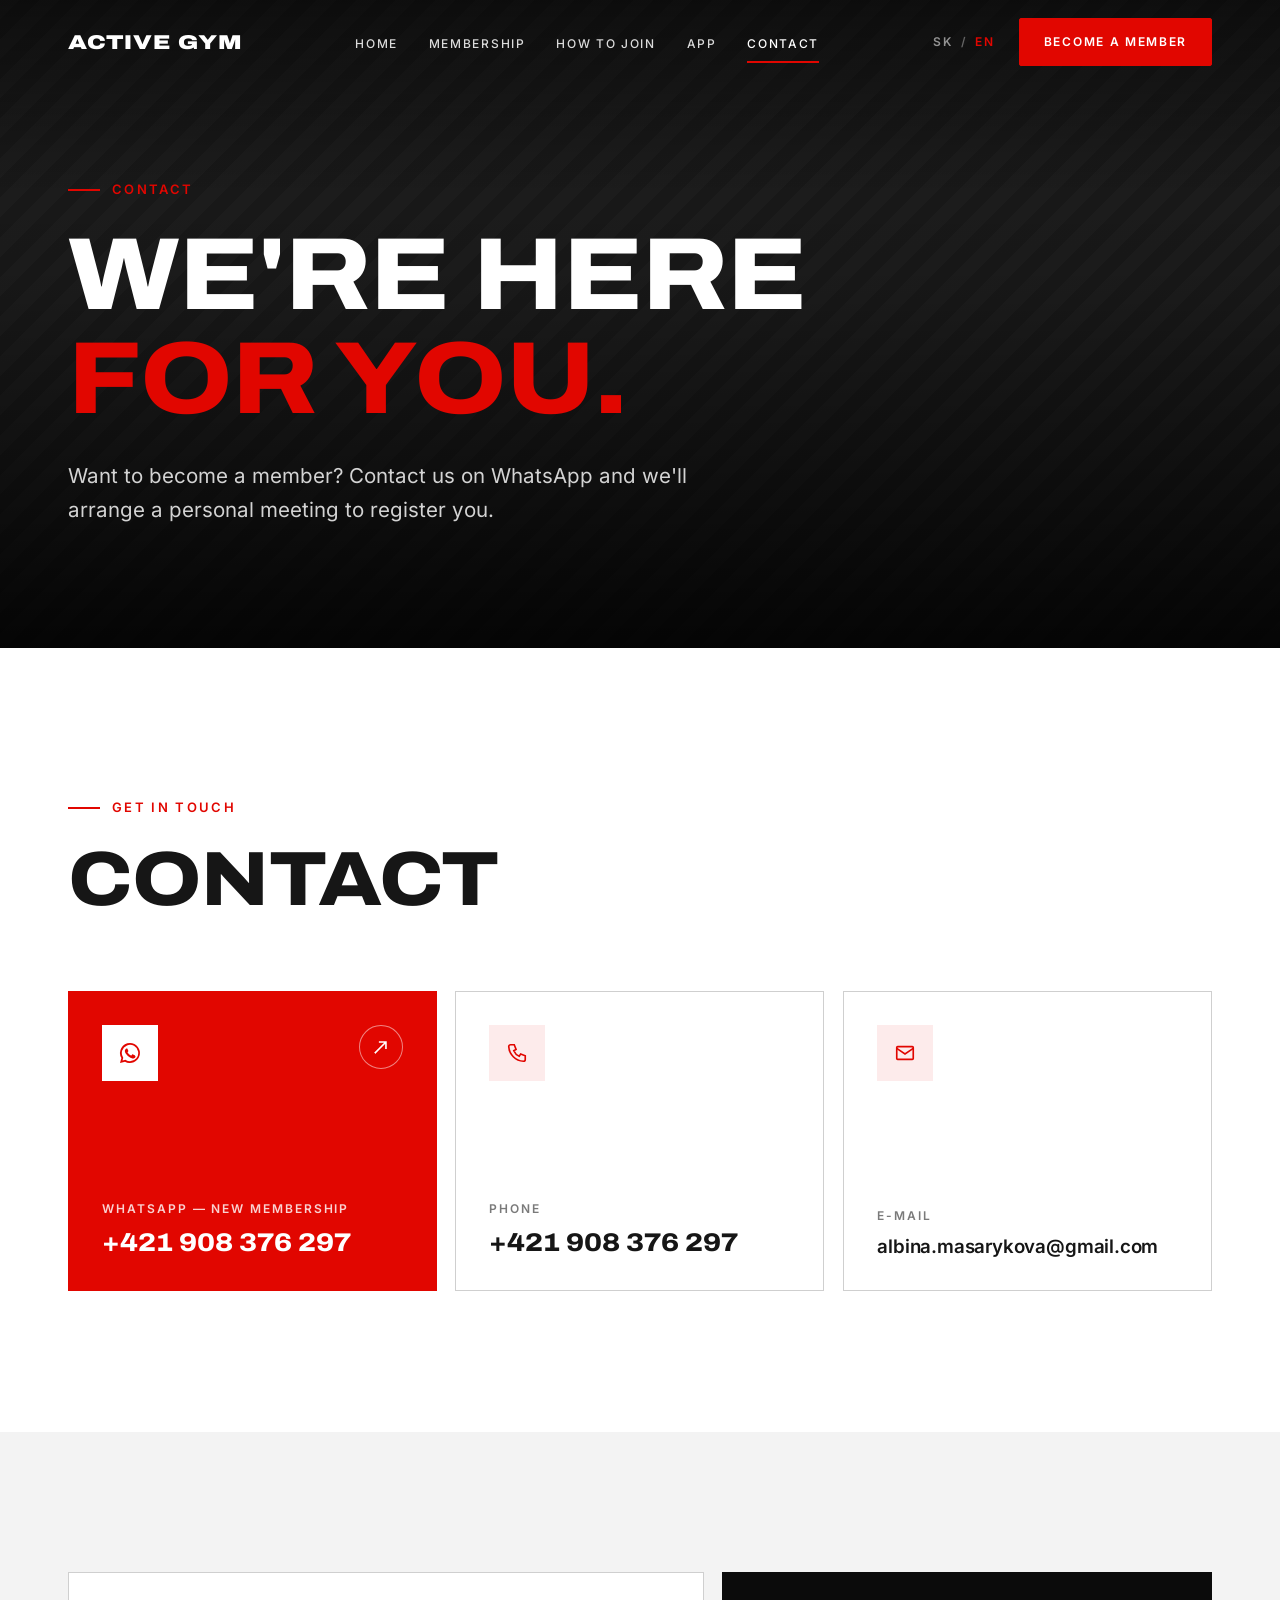
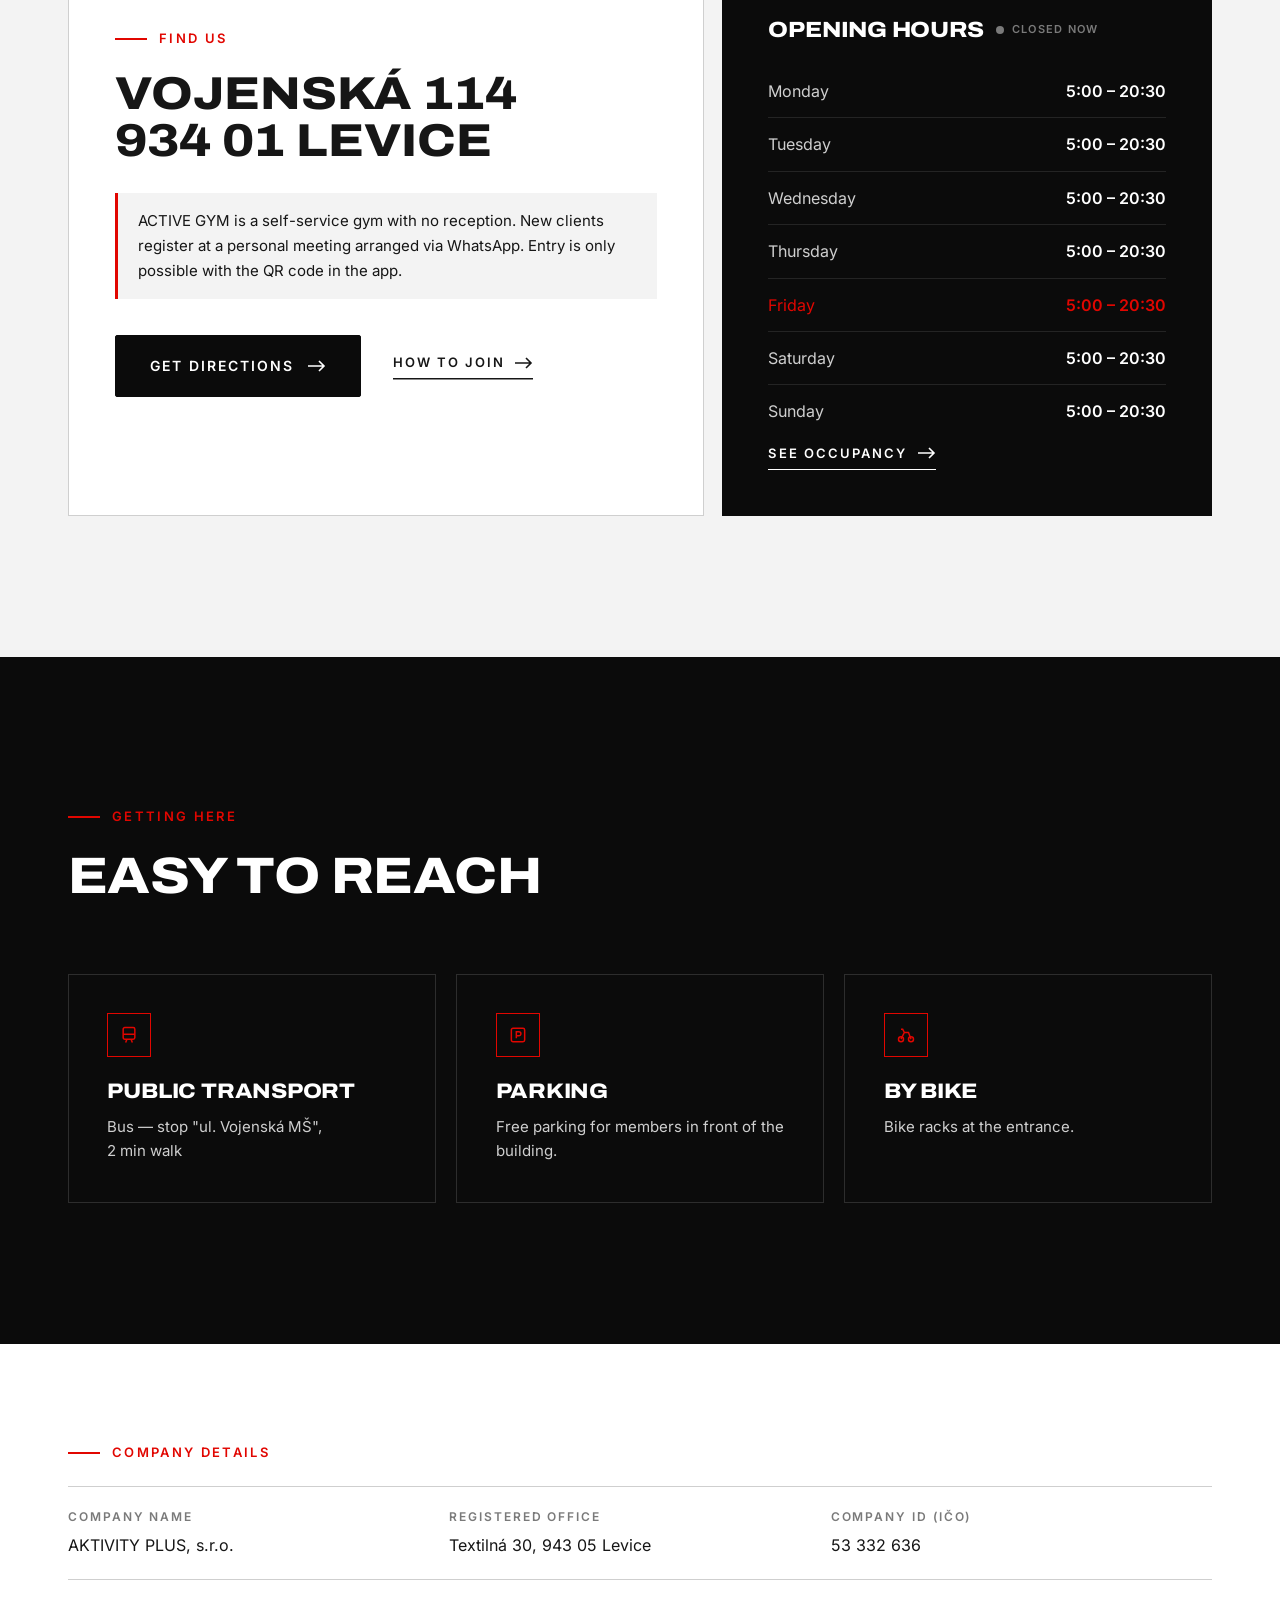
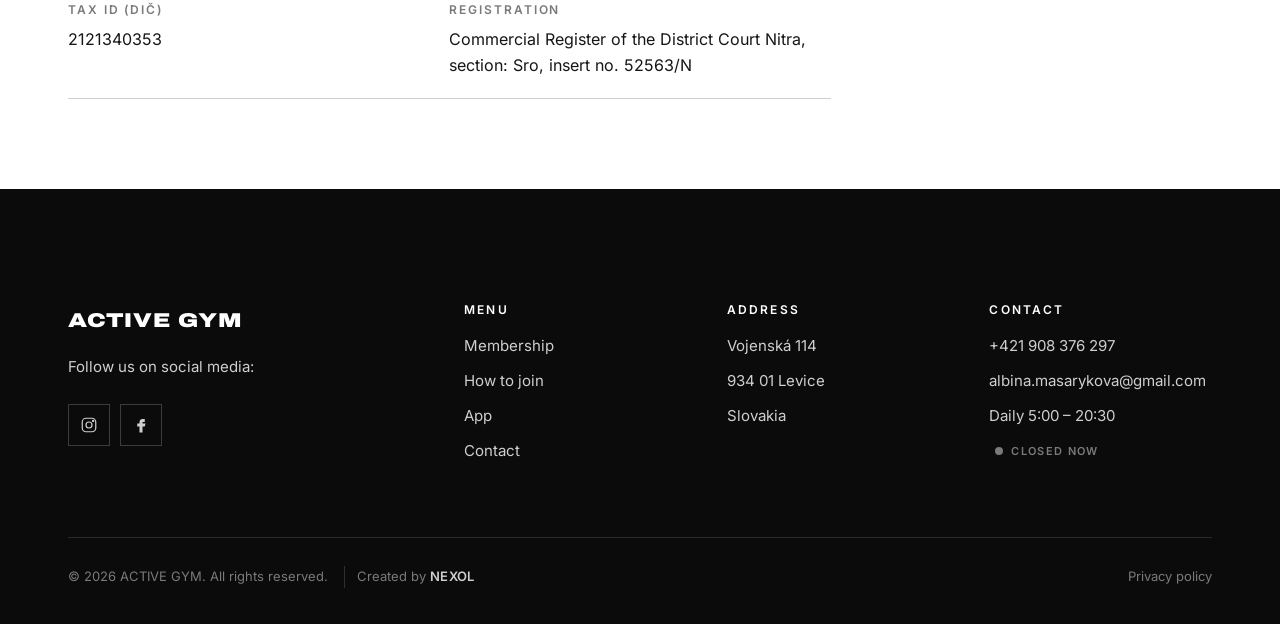
<file: en/contact.html>
<!DOCTYPE html>
<html lang="en">
<head>
  <meta charset="UTF-8">
  <meta name="viewport" content="width=device-width, initial-scale=1">
  <title>Contact — ACTIVE GYM Levice</title>
  <meta name="description" content="Contact details, address and opening hours of ACTIVE GYM, Vojenská 114, 934 01 Levice. Open daily 5:00 – 20:30.">
  <link rel="canonical" href="https://www.activegym.sk/en/contact">
  <link rel="alternate" hreflang="sk" href="https://www.activegym.sk/kontakt">
  <link rel="alternate" hreflang="en" href="https://www.activegym.sk/en/contact">
  <link rel="alternate" hreflang="x-default" href="https://www.activegym.sk/kontakt">

  <!-- Favicon -->
  <link rel="icon" href="../favicon.ico" sizes="48x48">
  <link rel="icon" type="image/png" sizes="32x32" href="../images/icons/favicon-32.png">
  <link rel="icon" type="image/png" sizes="16x16" href="../images/icons/favicon-16.png">
  <link rel="apple-touch-icon" href="../apple-touch-icon.png">
  <link rel="manifest" href="../site.webmanifest">
  <meta name="theme-color" content="#0b0b0b">

  <!-- Social sharing -->
  <meta property="og:type" content="website">
  <meta property="og:site_name" content="ACTIVE GYM">
  <meta property="og:locale" content="en_GB">
  <meta property="og:locale:alternate" content="sk_SK">
  <meta property="og:title" content="Contact — ACTIVE GYM Levice">
  <meta property="og:description" content="Contact details, address and opening hours of ACTIVE GYM, Vojenská 114, 934 01 Levice. Open daily 5:00 – 20:30.">
  <meta property="og:url" content="https://www.activegym.sk/en/contact">
  <meta property="og:image" content="https://www.activegym.sk/images/og-image.jpg">
  <meta property="og:image:width" content="1200">
  <meta property="og:image:height" content="630">
  <meta property="og:image:alt" content="ACTIVE GYM logo">
  <meta name="twitter:card" content="summary_large_image">
  <link rel="stylesheet" href="../css/style.css">
</head>

<body>
  <div class="page-curtain" aria-hidden="true"></div>

  <header class="site-header">
    <div class="container">
      <a href="./" class="logo" aria-label="ACTIVE GYM home">Active Gym</a>
      <nav class="main-nav" aria-label="Main">
        <ul>
          <li><a href="./">Home</a></li>
          <li><a href="membership">Membership</a></li>
          <li><a href="how-to-join">How to join</a></li>
          <li><a href="app">App</a></li>
          <li><a href="contact" aria-current="page">Contact</a></li>
        </ul>
      </nav>
      <div class="header-right">
        <div class="lang-switch" aria-label="Language / Jazyk"><a href="../kontakt" hreflang="sk" lang="sk" data-lang="sk">SK</a><span aria-hidden="true">/</span><a href="contact" hreflang="en" lang="en" class="is-active" aria-current="true" data-lang="en">EN</a></div>
        <a href="how-to-join" class="btn header-cta">Become a member</a>
        <button class="menu-toggle" aria-label="Open menu" aria-expanded="false">
          <span></span><span></span><span></span>
        </button>
      </div>
    </div>
  </header>

  <div class="mobile-menu">
    <ul>
      <li><a href="./">Home</a></li>
      <li><a href="membership">Membership</a></li>
      <li><a href="how-to-join">How to join</a></li>
      <li><a href="app">App</a></li>
      <li><a href="contact" aria-current="page">Contact</a></li>
    </ul>
    <div class="mobile-meta">
      <div class="lang-switch lang-switch--big" aria-label="Language / Jazyk"><a href="../kontakt" hreflang="sk" lang="sk" data-lang="sk">SK</a><span aria-hidden="true">/</span><a href="contact" hreflang="en" lang="en" class="is-active" aria-current="true" data-lang="en">EN</a></div>
    </div>
  </div>

  <main id="main">
    <!-- PAGE HERO -->
    <section class="hero page-hero">
      <div class="media" data-label="contact"></div>
      <div class="container">
        <p class="eyebrow hero-fade">Contact</p>
        <h1 class="h-xl">
          <span class="rise"><span>We're here</span></span>
          <span class="rise"><span class="text-red">for you.</span></span>
        </h1>
        <p class="lead hero-fade">Want to become a member? Contact us on WhatsApp and we'll arrange a personal meeting to register you.</p>
      </div>
    </section>

    <!-- QUICK CONTACT -->
    <section class="section">
      <div class="container">
        <div class="section-head">
          <div>
            <p class="eyebrow reveal">Get in touch</p>
            <h2 class="h-lg reveal" style="--delay:.1s">Contact</h2>
          </div>
        </div>

        <div class="ct-actions">
                    <a href="https://wa.me/421908376297?text=Hello%2C%20I%27m%20interested%20in%20an%20ACTIVE%20GYM%20membership." target="_blank" rel="noopener" class="ct-action ct-action--wa reveal">
            <span class="ct-icon"><svg width="24" height="24" viewBox="0 0 24 24" fill="currentColor" aria-hidden="true"><path d="M12 2a10 10 0 0 0-8.6 15.1L2 22l5-1.3A10 10 0 1 0 12 2zm0 18.2a8.2 8.2 0 0 1-4.2-1.2l-.3-.2-3 .8.8-2.9-.2-.3A8.2 8.2 0 1 1 12 20.2zm4.5-6.1c-.2-.1-1.5-.7-1.7-.8-.2-.1-.4-.1-.6.1l-.8 1c-.1.2-.3.2-.5.1a6.7 6.7 0 0 1-3.3-2.9c-.3-.4.2-.4.7-1.4.1-.2 0-.3 0-.4l-.8-1.8c-.2-.5-.4-.4-.6-.4h-.5a1 1 0 0 0-.7.3 3 3 0 0 0-.9 2.2 5.2 5.2 0 0 0 1.1 2.7 11.8 11.8 0 0 0 4.5 4c1.7.7 2.3.8 3.2.6.5-.1 1.5-.6 1.7-1.2.2-.6.2-1.1.2-1.2-.1-.1-.3-.2-.5-.3z"/></svg></span>
            <span class="ct-go" aria-hidden="true"><svg width="18" height="12" viewBox="0 0 18 12" fill="none"><path d="M0 6h16M11 1l5 5-5 5" stroke="currentColor" stroke-width="1.6"/></svg></span>
            <span class="ct-label">WhatsApp — new membership</span>
            <span class="ct-value">+421 908 376 297</span>
          </a>

          <div class="ct-action ct-action--static reveal" style="--delay:.1s">
            <span class="ct-icon"><svg width="22" height="22" viewBox="0 0 24 24" fill="none" stroke="currentColor" stroke-width="1.8" aria-hidden="true"><path d="M5 3h4l2 5-2.5 1.5a11 11 0 0 0 6 6L16 13l5 2v4a2 2 0 0 1-2 2A17 17 0 0 1 3 5a2 2 0 0 1 2-2z"/></svg></span>
            <span class="ct-label">Phone</span>
            <span class="ct-value">+421 908 376 297</span>
          </div>

          <div class="ct-action ct-action--static reveal" style="--delay:.2s">
            <span class="ct-icon"><svg width="22" height="22" viewBox="0 0 24 24" fill="none" stroke="currentColor" stroke-width="1.8" aria-hidden="true"><rect x="3" y="5" width="18" height="14" rx="1"/><path d="M3 7l9 6 9-6"/></svg></span>
            <span class="ct-label">E-mail</span>
            <span class="ct-value ct-value--email">albina.masarykova@gmail.com</span>
          </div>
        </div>
      </div>
    </section>

    <!-- ADDRESS + HOURS -->
    <section class="section section--grey">
      <div class="container ct-place-grid">
        <div class="ct-card ct-place reveal">
          <p class="eyebrow">Find us</p>
          <p class="ct-address">Vojenská 114<br>934 01 Levice</p>
          <p class="notice">ACTIVE GYM is a self-service gym with no reception. New clients register at a personal meeting arranged via WhatsApp. Entry is only possible with the QR code in the app.</p>
          <div class="ct-place-actions">
            <a href="https://www.google.com/maps/dir/?api=1&amp;destination=Vojensk%C3%A1+114%2C+934+01+Levice" target="_blank" rel="noopener" class="btn btn--dark">Get directions <svg class="arrow" width="18" height="12" viewBox="0 0 18 12" fill="none" aria-hidden="true"><path d="M0 6h16M11 1l5 5-5 5" stroke="currentColor" stroke-width="1.6"/></svg></a>
            <a href="how-to-join" class="link-arrow">How to join <svg class="arrow" width="18" height="12" viewBox="0 0 18 12" fill="none" aria-hidden="true"><path d="M0 6h16M11 1l5 5-5 5" stroke="currentColor" stroke-width="1.6"/></svg></a>
          </div>
        </div>

        <div class="ct-hours reveal" style="--delay:.1s">
          <h3>Opening hours <span class="open-status" data-open-status></span></h3>
          <table class="hours">
            <tr data-day="1"><td>Monday</td><td>5:00 – 20:30</td></tr>
            <tr data-day="2"><td>Tuesday</td><td>5:00 – 20:30</td></tr>
            <tr data-day="3"><td>Wednesday</td><td>5:00 – 20:30</td></tr>
            <tr data-day="4"><td>Thursday</td><td>5:00 – 20:30</td></tr>
            <tr data-day="5"><td>Friday</td><td>5:00 – 20:30</td></tr>
            <tr data-day="6"><td>Saturday</td><td>5:00 – 20:30</td></tr>
            <tr data-day="7"><td>Sunday</td><td>5:00 – 20:30</td></tr>
          </table>
            <a href="how-to-join#obsadenost" class="link-arrow">See occupancy <svg class="arrow" width="18" height="12" viewBox="0 0 18 12" fill="none" aria-hidden="true"><path d="M0 6h16M11 1l5 5-5 5" stroke="currentColor" stroke-width="1.6"/></svg></a>
        </div>
      </div>
    </section>

    <!-- GETTING HERE -->
    <section class="section section--dark">
      <div class="container">
        <div class="section-head">
          <div>
            <p class="eyebrow reveal">Getting here</p>
            <h2 class="h-md reveal" style="--delay:.1s">Easy to reach</h2>
          </div>
        </div>
        <div class="cards-3">
          <div class="info-card reveal">
            <div class="icon"><svg width="20" height="20" viewBox="0 0 24 24" fill="none" stroke="currentColor" stroke-width="1.8"><rect x="5" y="3" width="14" height="14" rx="2"/><path d="M5 11h14M8 21l1.5-4M16 21l-1.5-4"/></svg></div>
            <h3>Public transport</h3>
            <p>Bus — stop "ul. Vojenská MŠ",<br>2 min walk</p>
          </div>
          <div class="info-card reveal" style="--delay:.1s">
            <div class="icon"><svg width="20" height="20" viewBox="0 0 24 24" fill="none" stroke="currentColor" stroke-width="1.8"><rect x="4" y="4" width="16" height="16" rx="2"/><path d="M10 16V8h3a2.5 2.5 0 0 1 0 5h-3"/></svg></div>
            <h3>Parking</h3>
            <p>Free parking for members in front of the building.</p>
          </div>
          <div class="info-card reveal" style="--delay:.2s">
            <div class="icon"><svg width="20" height="20" viewBox="0 0 24 24" fill="none" stroke="currentColor" stroke-width="1.8"><circle cx="6" cy="17" r="3"/><circle cx="18" cy="17" r="3"/><path d="M6 17l4-8h5l3 8M10 9 8 5H6"/></svg></div>
            <h3>By bike</h3>
            <p>Bike racks at the entrance.</p>
          </div>
        </div>
      </div>
    </section>
    <!-- COMPANY DETAILS -->
    <section class="section section--tight" id="firemne-udaje">
      <div class="container">
        <p class="eyebrow reveal">Company details</p>
        <dl class="company reveal" style="--delay:.1s">
          <div><dt>Company name</dt><dd>AKTIVITY PLUS, s.r.o.</dd></div>
          <div><dt>Registered office</dt><dd>Textilná 30, 943 05 Levice</dd></div>
          <div><dt>Company ID (IČO)</dt><dd>53 332 636</dd></div>
          <div><dt>Tax ID (DIČ)</dt><dd>2121340353</dd></div>
          <div><dt>Registration</dt><dd>Commercial Register of the District Court Nitra, section: Sro, insert no. 52563/N</dd></div>
        </dl>
      </div>
    </section>

  </main>

  <footer class="site-footer">
    <div class="container">
      <div class="footer-top">
        <div>
          <a href="./" class="logo">Active Gym</a>
          <p>Follow us on social media:</p>
          <div class="socials">
            <a href="https://www.instagram.com/active_gym_levice/" aria-label="Instagram"><svg width="18" height="18" viewBox="0 0 24 24" fill="none" stroke="currentColor" stroke-width="1.6"><rect x="3" y="3" width="18" height="18" rx="5"/><circle cx="12" cy="12" r="4"/><circle cx="17.5" cy="6.5" r="0.8" fill="currentColor"/></svg></a>
            <a href="https://www.facebook.com/activegymlevice/" aria-label="Facebook"><svg width="18" height="18" viewBox="0 0 24 24" fill="currentColor"><path d="M14 8h3V4h-3c-2.8 0-4 1.8-4 4.3V10H7v4h3v8h4v-8h3l1-4h-4V8.6c0-.4.3-.6 1-.6z"/></svg></a>
          </div>
        </div>
        <div>
          <h4>Menu</h4>
          <ul>
            <li><a href="membership">Membership</a></li>
            <li><a href="how-to-join">How to join</a></li>
            <li><a href="app">App</a></li>
            <li><a href="contact">Contact</a></li>
          </ul>
        </div>
        <div>
          <h4>Address</h4>
          <ul>
            <li>Vojenská 114</li>
            <li>934 01 Levice</li>
            <li>Slovakia</li>
          </ul>
        </div>
        <div>
          <h4>Contact</h4>
          <ul>
            <li><a href="tel:+421908376297">+421 908 376 297</a></li>
            <li><a href="mailto:albina.masarykova@gmail.com">albina.masarykova@gmail.com</a></li>
            <li>Daily 5:00 – 20:30</li>
            <li><span class="open-status" data-open-status></span></li>
          </ul>
        </div>
      </div>
      <div class="footer-bottom">
        <span>© <span data-year>2026</span> ACTIVE GYM. All rights reserved. <span class="footer-credit">Created by <a href="https://nexol.sk" target="_blank" rel="noopener"><strong>NEXOL</strong></a></span></span>
        <span><a href="privacy-policy">Privacy policy</a></span>
      </div>
    </div>
  </footer>

  <script src="../js/main.js"></script>
</body>
</html>
</file>
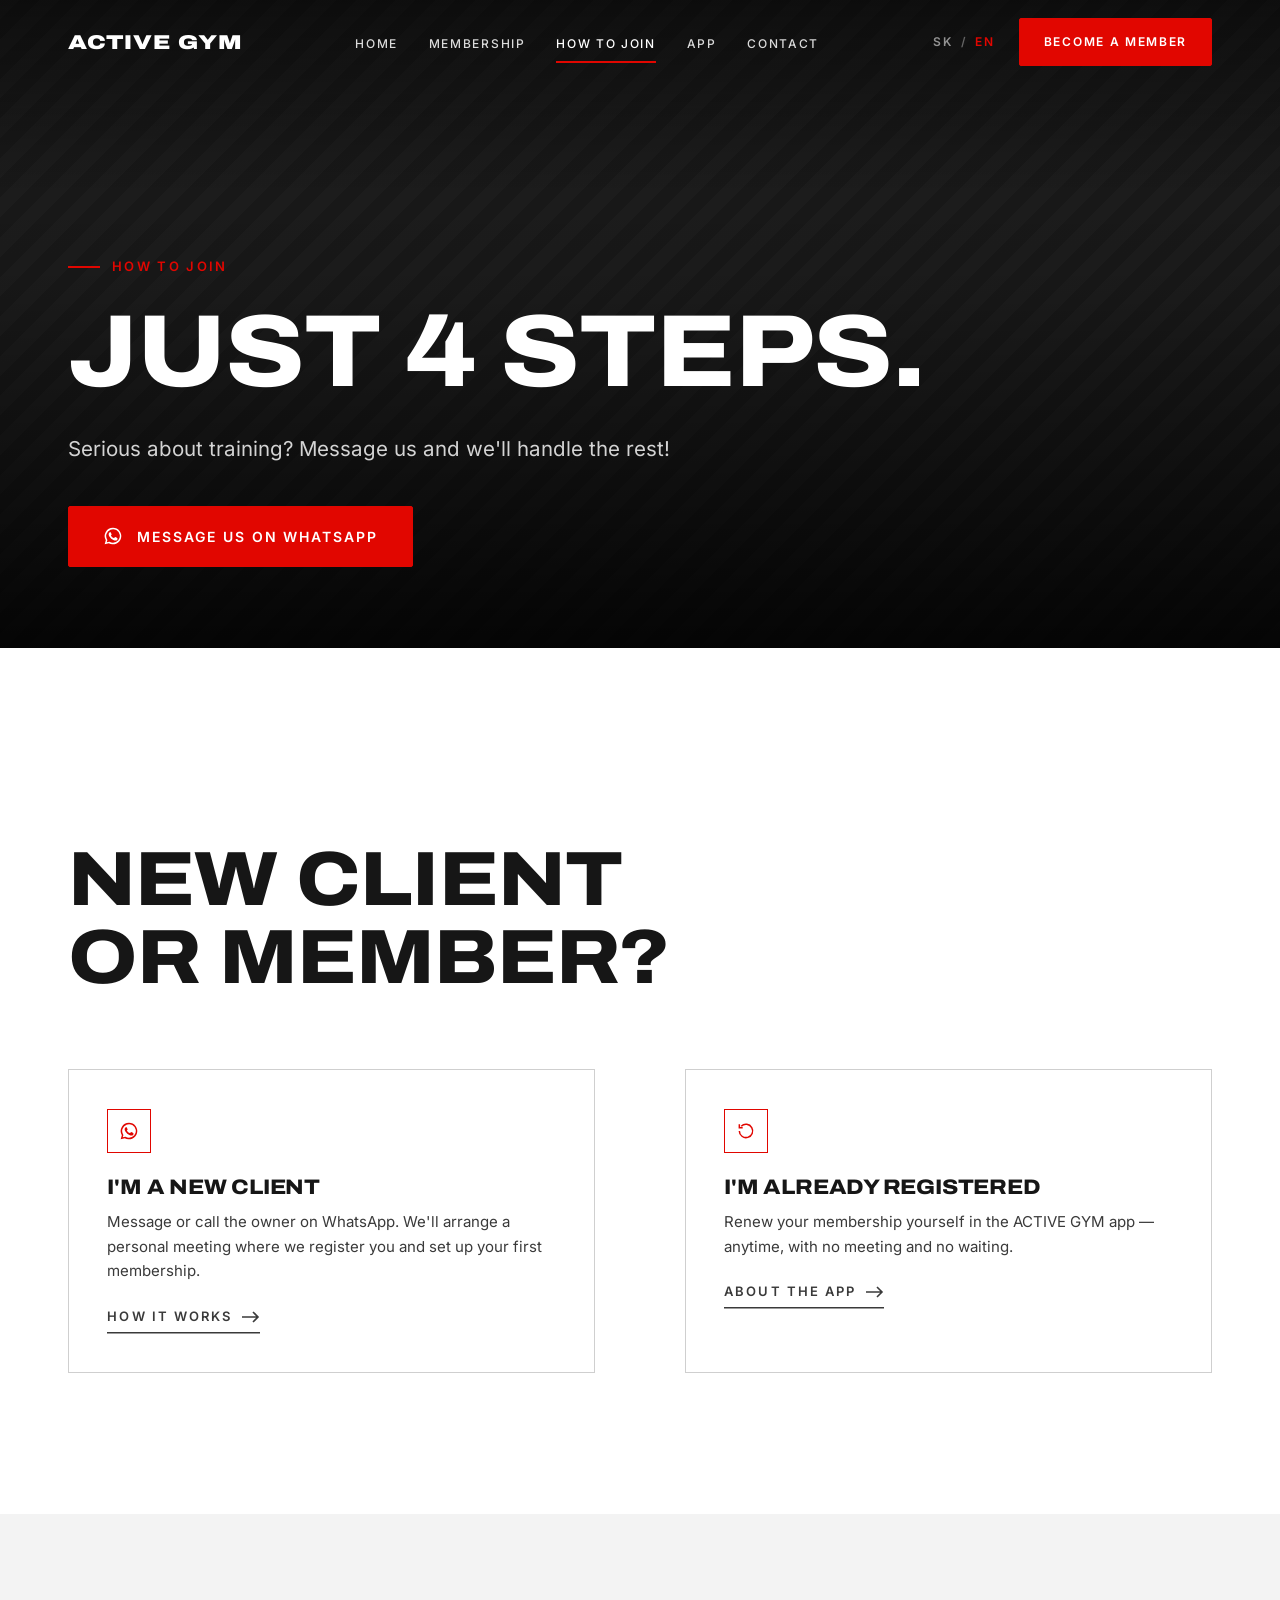
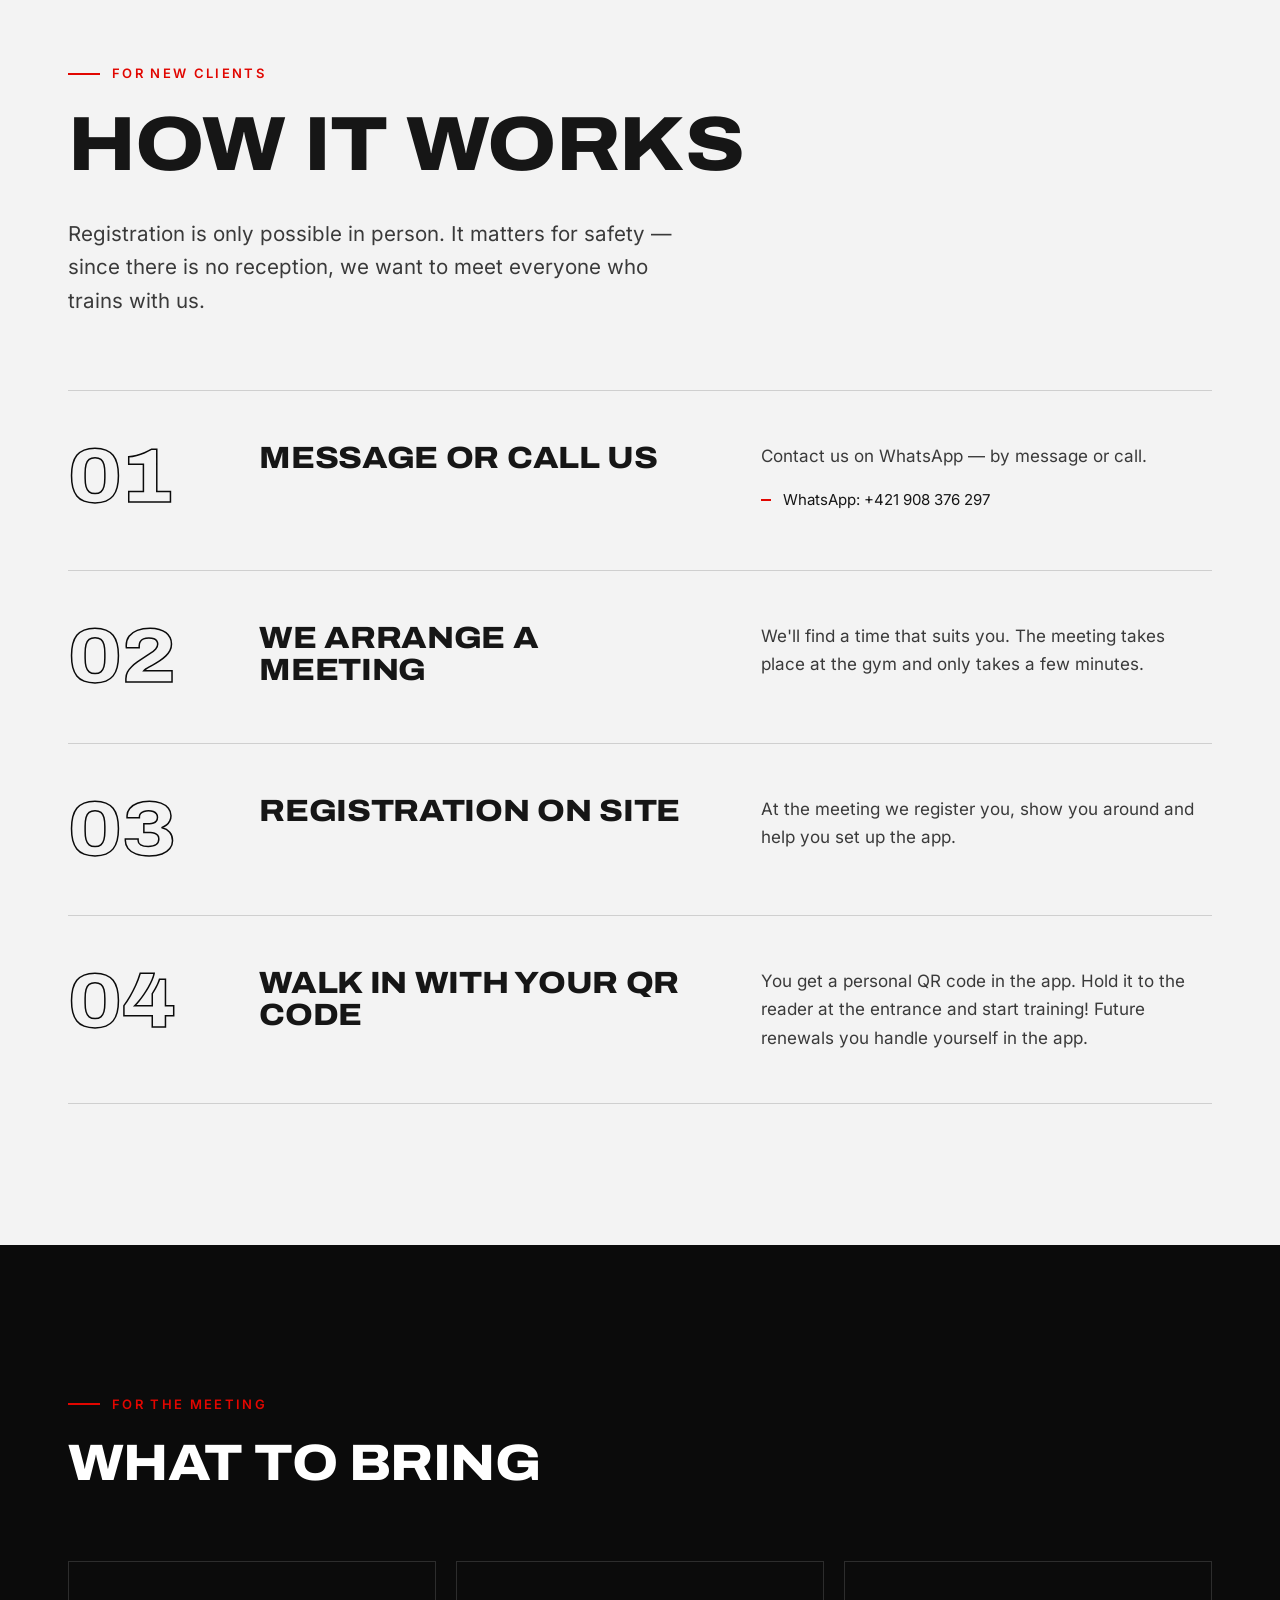
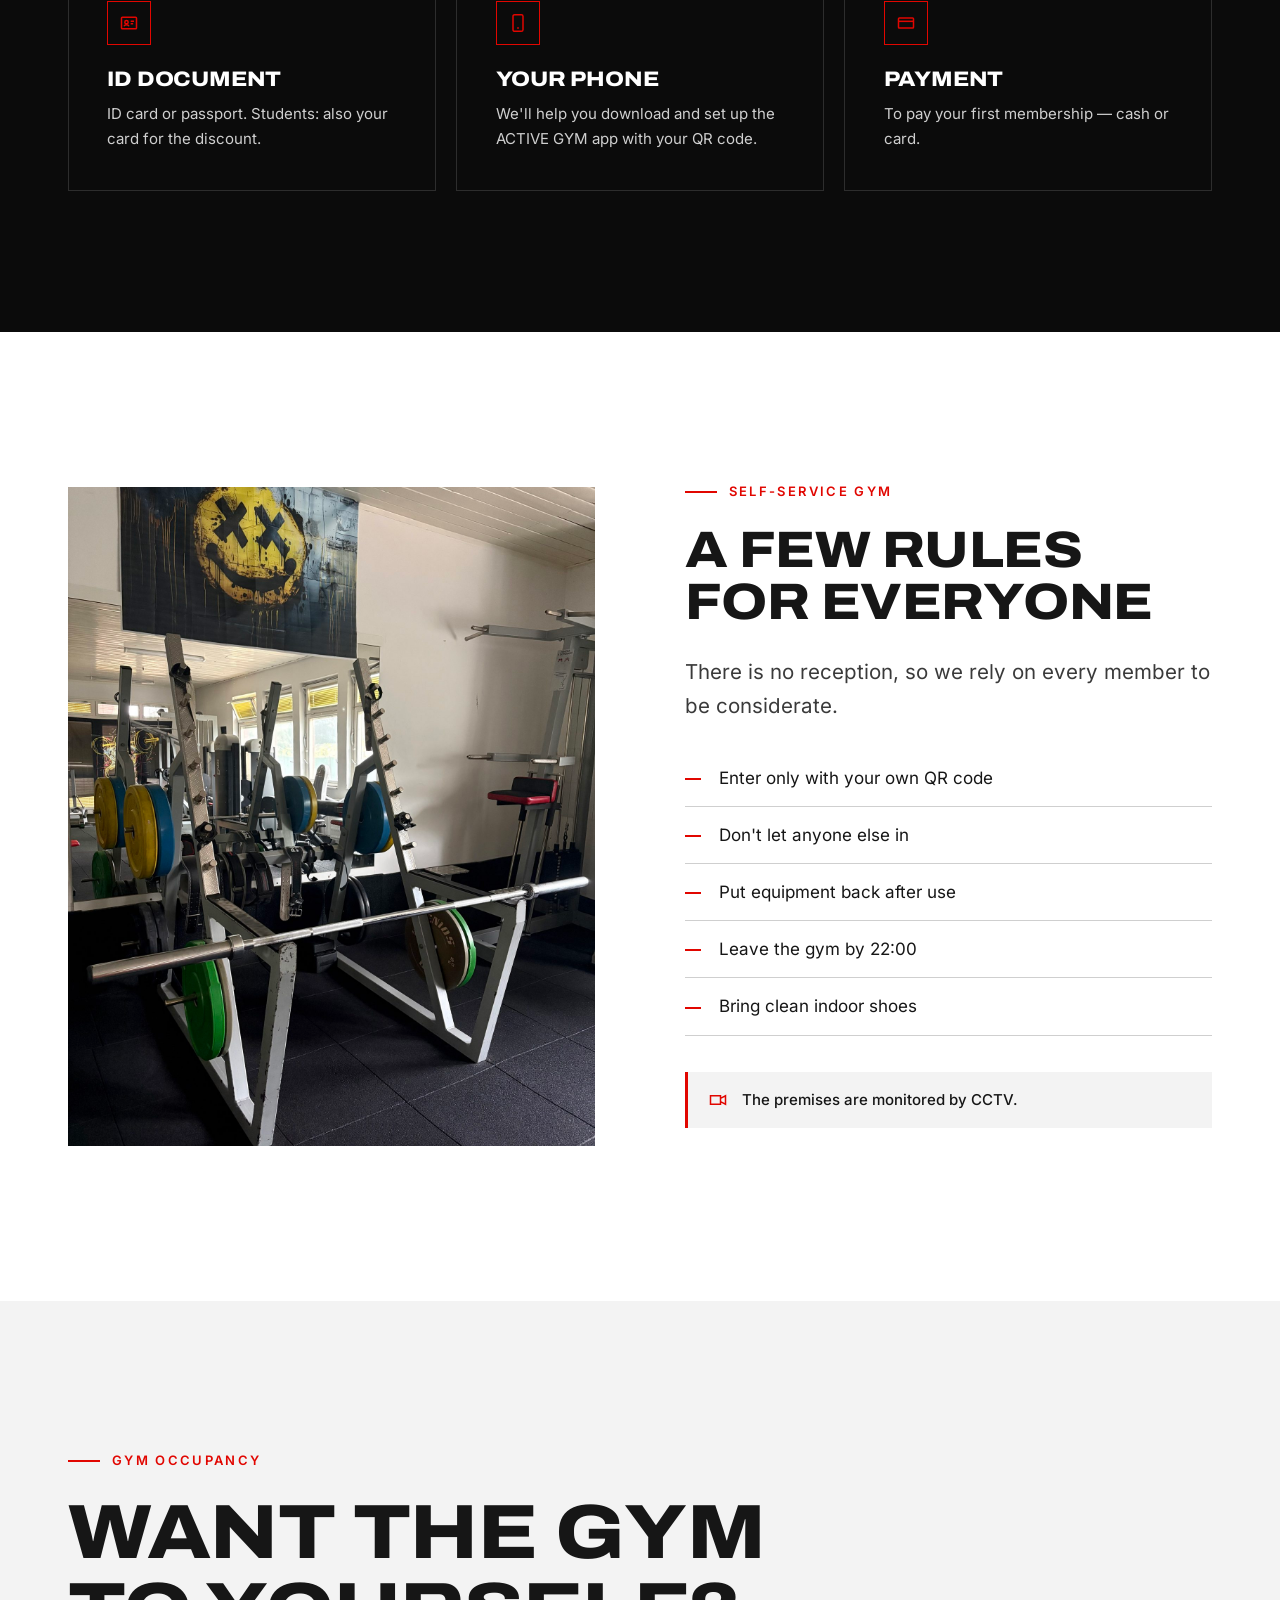
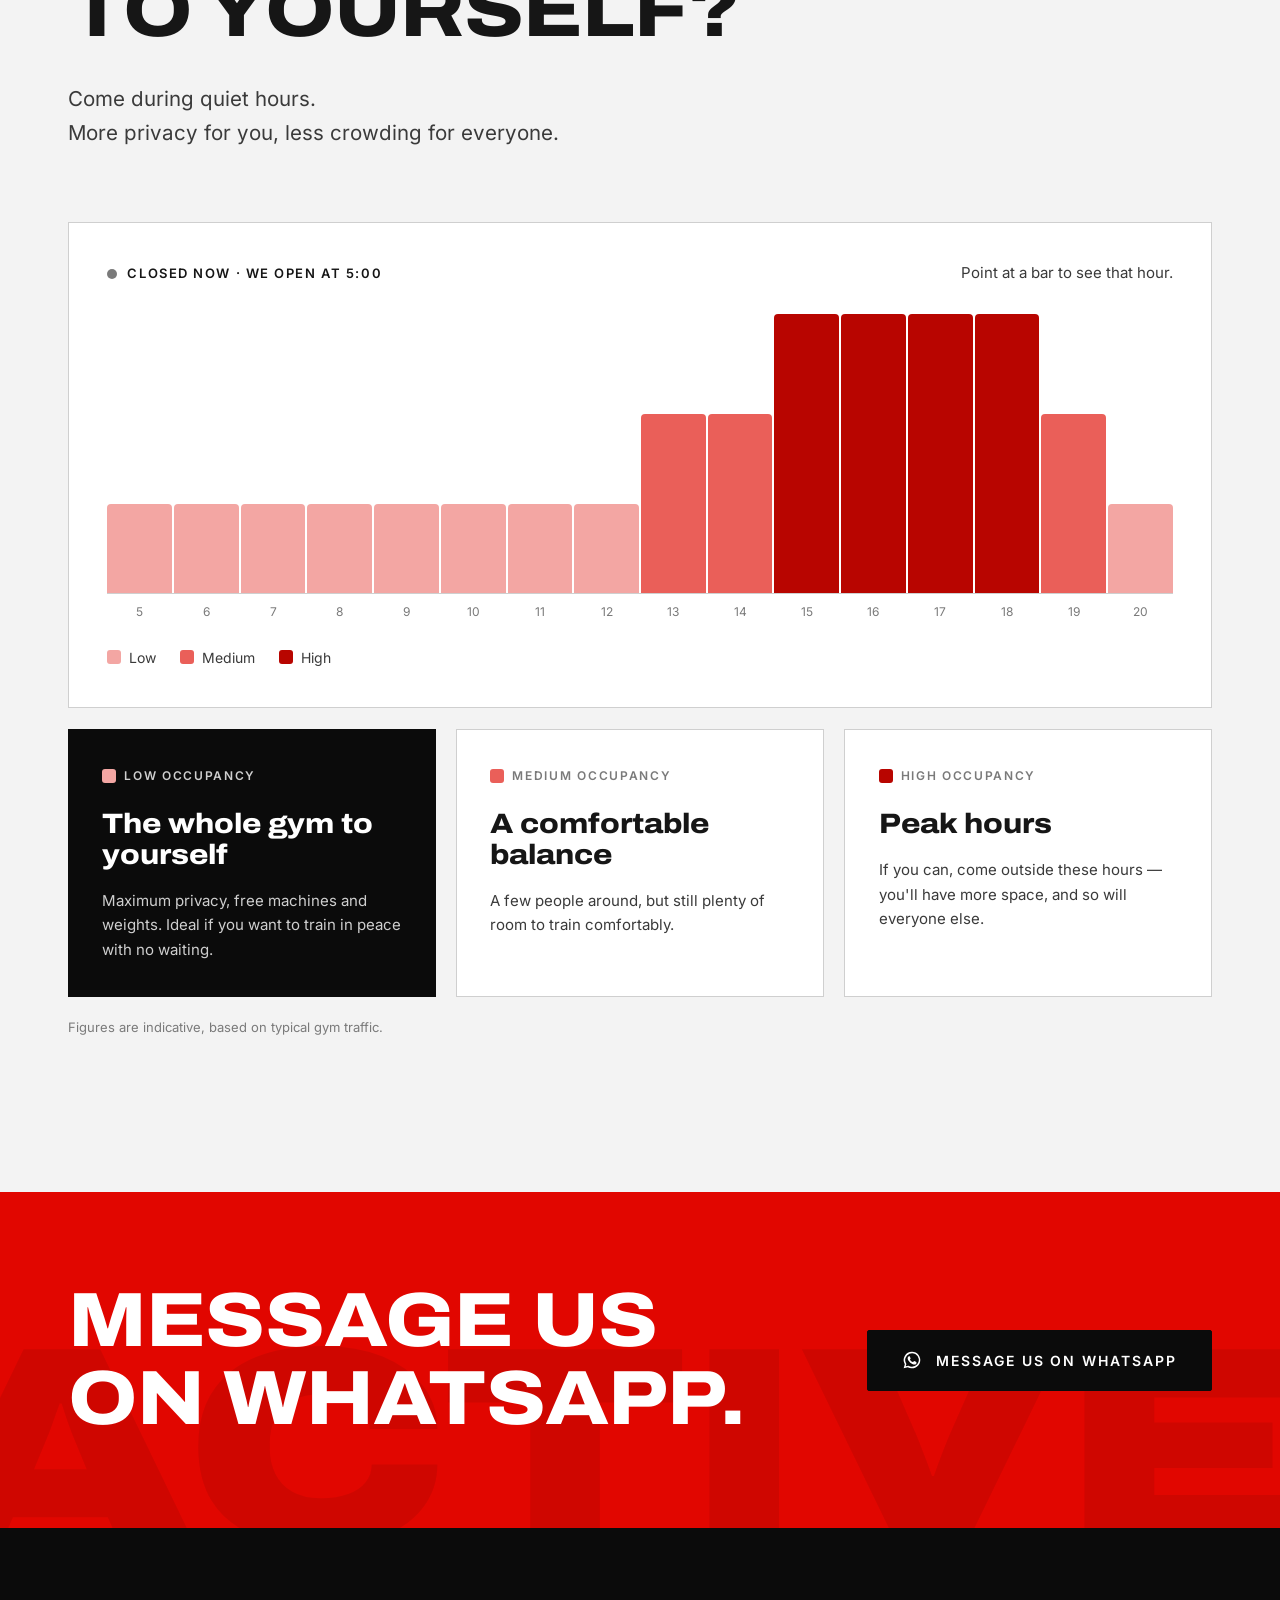
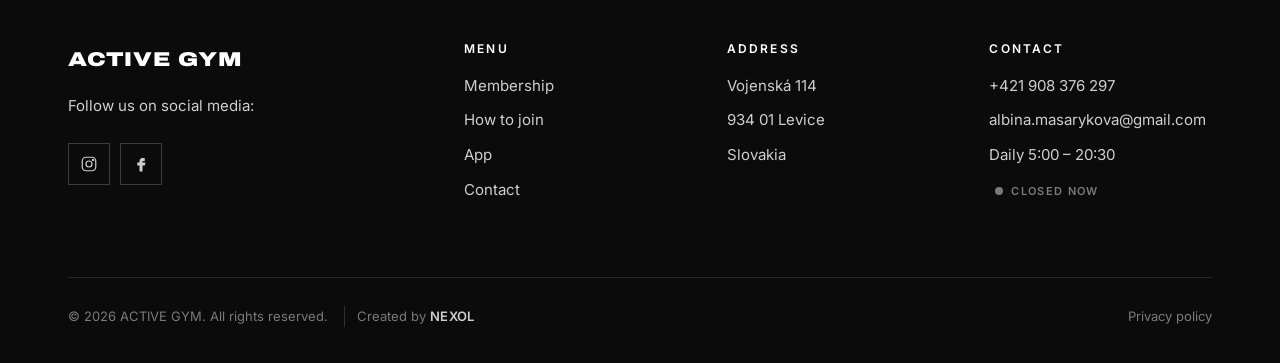
<file: en/how-to-join.html>
<!DOCTYPE html>
<html lang="en">
<head>
  <meta charset="UTF-8">
  <meta name="viewport" content="width=device-width, initial-scale=1">
  <title>How to join — ACTIVE GYM Levice</title>
  <meta name="description" content="How to become a member of ACTIVE GYM in Levice in four simple steps.">
  <link rel="canonical" href="https://www.activegym.sk/en/how-to-join">
  <link rel="alternate" hreflang="sk" href="https://www.activegym.sk/ako-sa-stat-clenom">
  <link rel="alternate" hreflang="en" href="https://www.activegym.sk/en/how-to-join">
  <link rel="alternate" hreflang="x-default" href="https://www.activegym.sk/ako-sa-stat-clenom">

  <!-- Favicon -->
  <link rel="icon" href="../favicon.ico" sizes="48x48">
  <link rel="icon" type="image/png" sizes="32x32" href="../images/icons/favicon-32.png">
  <link rel="icon" type="image/png" sizes="16x16" href="../images/icons/favicon-16.png">
  <link rel="apple-touch-icon" href="../apple-touch-icon.png">
  <link rel="manifest" href="../site.webmanifest">
  <meta name="theme-color" content="#0b0b0b">

  <!-- Social sharing -->
  <meta property="og:type" content="website">
  <meta property="og:site_name" content="ACTIVE GYM">
  <meta property="og:locale" content="en_GB">
  <meta property="og:locale:alternate" content="sk_SK">
  <meta property="og:title" content="How to join — ACTIVE GYM Levice">
  <meta property="og:description" content="How to become a member of ACTIVE GYM in Levice in four simple steps.">
  <meta property="og:url" content="https://www.activegym.sk/en/how-to-join">
  <meta property="og:image" content="https://www.activegym.sk/images/og-image.jpg">
  <meta property="og:image:width" content="1200">
  <meta property="og:image:height" content="630">
  <meta property="og:image:alt" content="ACTIVE GYM logo">
  <meta name="twitter:card" content="summary_large_image">
  <link rel="stylesheet" href="../css/style.css">
</head>

<body>
  <div class="page-curtain" aria-hidden="true"></div>

  <header class="site-header">
    <div class="container">
      <a href="./" class="logo" aria-label="ACTIVE GYM home">Active Gym</a>
      <nav class="main-nav" aria-label="Main">
        <ul>
          <li><a href="./">Home</a></li>
          <li><a href="membership">Membership</a></li>
          <li><a href="how-to-join" aria-current="page">How to join</a></li>
          <li><a href="app">App</a></li>
          <li><a href="contact">Contact</a></li>
        </ul>
      </nav>
      <div class="header-right">
        <div class="lang-switch" aria-label="Language / Jazyk"><a href="../ako-sa-stat-clenom" hreflang="sk" lang="sk" data-lang="sk">SK</a><span aria-hidden="true">/</span><a href="how-to-join" hreflang="en" lang="en" class="is-active" aria-current="true" data-lang="en">EN</a></div>
        <a href="how-to-join" class="btn header-cta">Become a member</a>
        <button class="menu-toggle" aria-label="Open menu" aria-expanded="false">
          <span></span><span></span><span></span>
        </button>
      </div>
    </div>
  </header>

  <div class="mobile-menu">
    <ul>
      <li><a href="./">Home</a></li>
      <li><a href="membership">Membership</a></li>
      <li><a href="how-to-join" aria-current="page">How to join</a></li>
      <li><a href="app">App</a></li>
      <li><a href="contact">Contact</a></li>
    </ul>
    <div class="mobile-meta">
      <div class="lang-switch lang-switch--big" aria-label="Language / Jazyk"><a href="../ako-sa-stat-clenom" hreflang="sk" lang="sk" data-lang="sk">SK</a><span aria-hidden="true">/</span><a href="how-to-join" hreflang="en" lang="en" class="is-active" aria-current="true" data-lang="en">EN</a></div>
      <p>Vojenská 114 · Levice</p>
    </div>
  </div>

  <main id="main">
    <!-- PAGE HERO -->
    <section class="hero page-hero">
      <div class="media" data-label="join"></div>
      <div class="container">
        <p class="eyebrow hero-fade">How to join</p>
        <h1 class="h-xl">
          <span class="rise"><span>Just 4 steps.</span></span>
          <span class="rise"><span class="text-red"> </span></span>
        </h1>
        <p class="lead hero-fade">Serious about training? Message us and we'll handle the rest!</p>
        <div class="hero-actions hero-fade">
          <a href="https://wa.me/421908376297?text=Hello%2C%20I%27m%20interested%20in%20an%20ACTIVE%20GYM%20membership." class="btn" target="_blank" rel="noopener"><svg width="20" height="20" viewBox="0 0 24 24" fill="currentColor" aria-hidden="true"><path d="M12 2a10 10 0 0 0-8.6 15.1L2 22l5-1.3A10 10 0 1 0 12 2zm0 18.2a8.2 8.2 0 0 1-4.2-1.2l-.3-.2-3 .8.8-2.9-.2-.3A8.2 8.2 0 1 1 12 20.2zm4.5-6.1c-.2-.1-1.5-.7-1.7-.8-.2-.1-.4-.1-.6.1l-.8 1c-.1.2-.3.2-.5.1a6.7 6.7 0 0 1-3.3-2.9c-.3-.4.2-.4.7-1.4.1-.2 0-.3 0-.4l-.8-1.8c-.2-.5-.4-.4-.6-.4h-.5a1 1 0 0 0-.7.3 3 3 0 0 0-.9 2.2 5.2 5.2 0 0 0 1.1 2.7 11.8 11.8 0 0 0 4.5 4c1.7.7 2.3.8 3.2.6.5-.1 1.5-.6 1.7-1.2.2-.6.2-1.1.2-1.2-.1-.1-.3-.2-.5-.3z"/></svg> Message us on WhatsApp</a>
        </div>
      </div>
    </section>

    <!-- TWO PATHS -->
    <section class="section">
      <div class="container">
        <div class="section-head">
          <div>
            <p class="eyebrow reveal">Which one are you?</p>
            <h2 class="h-lg reveal" style="--delay:.1s">New client<br>or member?</h2>
          </div>
        </div>
        <div class="feature" style="align-items:stretch">
          <div class="info-card reveal">
            <div class="icon"><svg width="20" height="20" viewBox="0 0 24 24" fill="currentColor" aria-hidden="true"><path d="M12 2a10 10 0 0 0-8.6 15.1L2 22l5-1.3A10 10 0 1 0 12 2zm0 18.2a8.2 8.2 0 0 1-4.2-1.2l-.3-.2-3 .8.8-2.9-.2-.3A8.2 8.2 0 1 1 12 20.2zm4.5-6.1c-.2-.1-1.5-.7-1.7-.8-.2-.1-.4-.1-.6.1l-.8 1c-.1.2-.3.2-.5.1a6.7 6.7 0 0 1-3.3-2.9c-.3-.4.2-.4.7-1.4.1-.2 0-.3 0-.4l-.8-1.8c-.2-.5-.4-.4-.6-.4h-.5a1 1 0 0 0-.7.3 3 3 0 0 0-.9 2.2 5.2 5.2 0 0 0 1.1 2.7 11.8 11.8 0 0 0 4.5 4c1.7.7 2.3.8 3.2.6.5-.1 1.5-.6 1.7-1.2.2-.6.2-1.1.2-1.2-.1-.1-.3-.2-.5-.3z"/></svg></div>
            <h3>I'm a new client</h3>
            <p>Message or call the owner on WhatsApp. We'll arrange a personal meeting where we register you and set up your first membership.</p>
            <p style="margin-top:20px"><a href="#postup" class="link-arrow">How it works <svg class="arrow" width="18" height="12" viewBox="0 0 18 12" fill="none" aria-hidden="true"><path d="M0 6h16M11 1l5 5-5 5" stroke="currentColor" stroke-width="1.6"/></svg></a></p>
          </div>
          <div class="info-card reveal" style="--delay:.1s">
            <div class="icon"><svg width="20" height="20" viewBox="0 0 24 24" fill="none" stroke="currentColor" stroke-width="1.8"><path d="M4 12a8 8 0 1 0 2.3-5.7M4 4v4h4"/></svg></div>
            <h3>I'm already registered</h3>
            <p>Renew your membership yourself in the ACTIVE GYM app — anytime, with no meeting and no waiting.</p>
            <p style="margin-top:20px"><a href="app" class="link-arrow">About the app <svg class="arrow" width="18" height="12" viewBox="0 0 18 12" fill="none" aria-hidden="true"><path d="M0 6h16M11 1l5 5-5 5" stroke="currentColor" stroke-width="1.6"/></svg></a></p>
          </div>
        </div>
      </div>
    </section>

    <!-- STEPS FOR NEW CLIENTS -->
    <section class="section section--grey" id="postup">
      <div class="container">
        <div class="section-head">
          <div>
            <p class="eyebrow reveal">For new clients</p>
            <h2 class="h-lg reveal" style="--delay:.1s">How it works</h2>
          </div>
          <p class="lead reveal" style="--delay:.2s">Registration is only possible in person. It matters for safety — since there is no reception, we want to meet everyone who trains with us.</p>
        </div>

        <div class="steps">
          <div class="step reveal">
            <div class="step-num">01</div>
            <div><h3>Message or call us</h3></div>
            <div>
              <p>Contact us on WhatsApp — by message or call.</p>
              <ul class="step-detail" style="margin-top:12px">
                <li>WhatsApp: <a href="https://wa.me/421908376297?text=Hello%2C%20I%27m%20interested%20in%20an%20ACTIVE%20GYM%20membership." target="_blank" rel="noopener">+421 908 376 297</a></li>
              </ul>
            </div>
          </div>
          <div class="step reveal">
            <div class="step-num">02</div>
            <div><h3>We arrange a meeting</h3></div>
            <div>
              <p>We'll find a time that suits you. The meeting takes place at the gym and only takes a few minutes.</p>
            </div>
          </div>
          <div class="step reveal">
            <div class="step-num">03</div>
            <div><h3>Registration on site</h3></div>
            <div>
              <p>At the meeting we register you, show you around and help you set up the app.</p>
            </div>
          </div>
          <div class="step reveal">
            <div class="step-num">04</div>
            <div><h3>Walk in with your QR code</h3></div>
            <div>
              <p>You get a personal QR code in the app. Hold it to the reader at the entrance and start training! Future renewals you handle yourself in the app.</p>
            </div>
          </div>
        </div>
      </div>
    </section>

    <!-- WHAT TO BRING -->
    <section class="section section--dark">
      <div class="container">
        <div class="section-head">
          <div>
            <p class="eyebrow reveal">For the meeting</p>
            <h2 class="h-md reveal" style="--delay:.1s">What to bring</h2>
          </div>
        </div>
        <div class="cards-3">
          <div class="info-card reveal">
            <div class="icon"><svg width="20" height="20" viewBox="0 0 24 24" fill="none" stroke="currentColor" stroke-width="1.8"><rect x="3" y="5" width="18" height="14" rx="1"/><circle cx="9" cy="11" r="2"/><path d="M6 16c.6-1.5 1.7-2 3-2s2.4.5 3 2M14 10h4M14 13h3"/></svg></div>
            <h3>ID document</h3>
            <p>ID card or passport. Students: also your card for the discount.</p>
          </div>
          <div class="info-card reveal" style="--delay:.1s">
            <div class="icon"><svg width="20" height="20" viewBox="0 0 24 24" fill="none" stroke="currentColor" stroke-width="1.8"><rect x="6" y="2" width="12" height="20" rx="2"/><path d="M11 18h2"/></svg></div>
            <h3>Your phone</h3>
            <p>We'll help you download and set up the ACTIVE GYM app with your QR code.</p>
          </div>
          <div class="info-card reveal" style="--delay:.2s">
            <div class="icon"><svg width="20" height="20" viewBox="0 0 24 24" fill="none" stroke="currentColor" stroke-width="1.8"><rect x="3" y="6" width="18" height="12" rx="1"/><path d="M3 10h18"/></svg></div>
            <h3>Payment</h3>
            <p>To pay your first membership — cash or card.</p>
          </div>
        </div>
      </div>
    </section>

    <!-- SELF-SERVICE RULES -->
    <section class="section">
      <div class="container feature">
        <div class="feature-media media reveal-img" data-label="gym-rules.jpg">
          <img src="../images/drep.jpeg" alt="Squat rack and free weights at ACTIVE GYM Levice">
        </div>
        <div class="feature-text">
          <p class="eyebrow reveal">Self-service gym</p>
          <h2 class="h-md reveal" style="--delay:.1s">A few rules for everyone</h2>
          <p class="lead reveal" style="--delay:.15s">There is no reception, so we rely on every member to be considerate.</p>
          <ul class="check-list reveal" style="--delay:.2s">
            <li>Enter only with your own QR code</li>
            <li>Don't let anyone else in</li>
            <li>Put equipment back after use</li>
            <li>Leave the gym by 22:00</li>
            <li>Bring clean indoor shoes</li>
          </ul>
          <p class="notice notice--camera reveal" style="--delay:.25s">
            <svg width="20" height="20" viewBox="0 0 24 24" fill="none" stroke="currentColor" stroke-width="1.8" aria-hidden="true"><path d="M3 7h12v10H3zM15 10l6-3v10l-6-3"/></svg>
            <span>The premises are monitored by CCTV.</span>
          </p>
        </div>
      </div>
       </section>

    <!-- OCCUPANCY -->
    <section class="section section--grey" id="obsadenost">
      <div class="container">
        <div class="section-head">
          <div>
            <p class="eyebrow reveal">Gym occupancy</p>
            <h2 class="h-lg reveal" style="--delay:.1s">Want the gym<br>to yourself?</h2>
          </div>
          <p class="lead reveal" style="--delay:.2s">Come during quiet hours.<br>More privacy for you, less crowding for everyone.</p>
        </div>

        <div class="occ-panel reveal">
          <div class="occ-top">
            <p class="occ-now" data-occ-now><span class="occ-dot"></span><span data-occ-now-text>Occupancy by hour</span></p>
            <p class="occ-readout" data-occ-readout>Point at a bar to see that hour.</p>
          </div>
          <div class="occ-chart" role="group" aria-label="Gym occupancy by hour, 5:00 – 20:30">
            <button type="button" class="occ-bar occ-low" style="--i:0" data-hour="5" data-range="5:00 – 6:00" data-level="Low occupancy" aria-label="5:00 – 6:00: Low occupancy"></button>
            <button type="button" class="occ-bar occ-low" style="--i:1" data-hour="6" data-range="6:00 – 7:00" data-level="Low occupancy" aria-label="6:00 – 7:00: Low occupancy"></button>
            <button type="button" class="occ-bar occ-low" style="--i:2" data-hour="7" data-range="7:00 – 8:00" data-level="Low occupancy" aria-label="7:00 – 8:00: Low occupancy"></button>
            <button type="button" class="occ-bar occ-low" style="--i:3" data-hour="8" data-range="8:00 – 9:00" data-level="Low occupancy" aria-label="8:00 – 9:00: Low occupancy"></button>
            <button type="button" class="occ-bar occ-low" style="--i:4" data-hour="9" data-range="9:00 – 10:00" data-level="Low occupancy" aria-label="9:00 – 10:00: Low occupancy"></button>
            <button type="button" class="occ-bar occ-low" style="--i:5" data-hour="10" data-range="10:00 – 11:00" data-level="Low occupancy" aria-label="10:00 – 11:00: Low occupancy"></button>
            <button type="button" class="occ-bar occ-low" style="--i:6" data-hour="11" data-range="11:00 – 12:00" data-level="Low occupancy" aria-label="11:00 – 12:00: Low occupancy"></button>
            <button type="button" class="occ-bar occ-low" style="--i:7" data-hour="12" data-range="12:00 – 13:00" data-level="Low occupancy" aria-label="12:00 – 13:00: Low occupancy"></button>
            <button type="button" class="occ-bar occ-mid" style="--i:8" data-hour="13" data-range="13:00 – 14:00" data-level="Medium occupancy" aria-label="13:00 – 14:00: Medium occupancy"></button>
            <button type="button" class="occ-bar occ-mid" style="--i:9" data-hour="14" data-range="14:00 – 15:00" data-level="Medium occupancy" aria-label="14:00 – 15:00: Medium occupancy"></button>
            <button type="button" class="occ-bar occ-high" style="--i:10" data-hour="15" data-range="15:00 – 16:00" data-level="High occupancy" aria-label="15:00 – 16:00: High occupancy"></button>
            <button type="button" class="occ-bar occ-high" style="--i:11" data-hour="16" data-range="16:00 – 17:00" data-level="High occupancy" aria-label="16:00 – 17:00: High occupancy"></button>
            <button type="button" class="occ-bar occ-high" style="--i:12" data-hour="17" data-range="17:00 – 18:00" data-level="High occupancy" aria-label="17:00 – 18:00: High occupancy"></button>
            <button type="button" class="occ-bar occ-high" style="--i:13" data-hour="18" data-range="18:00 – 19:00" data-level="High occupancy" aria-label="18:00 – 19:00: High occupancy"></button>
            <button type="button" class="occ-bar occ-mid" style="--i:14" data-hour="19" data-range="19:00 – 20:00" data-level="Medium occupancy" aria-label="19:00 – 20:00: Medium occupancy"></button>
            <button type="button" class="occ-bar occ-low" style="--i:15" data-hour="20" data-range="20:00 – 20:30" data-level="Low occupancy" aria-label="20:00 – 20:30: Low occupancy"></button>
          </div>
          <div class="occ-hours" aria-hidden="true">
            <span>5</span>
            <span class="odd">6</span>
            <span>7</span>
            <span class="odd">8</span>
            <span>9</span>
            <span class="odd">10</span>
            <span>11</span>
            <span class="odd">12</span>
            <span>13</span>
            <span class="odd">14</span>
            <span>15</span>
            <span class="odd">16</span>
            <span>17</span>
            <span class="odd">18</span>
            <span>19</span>
            <span class="odd">20</span>
          </div>
          <ul class="occ-legend">
            <li><span class="sw occ-low"></span>Low</li>
            <li><span class="sw occ-mid"></span>Medium</li>
            <li><span class="sw occ-high"></span>High</li>
          </ul>
        </div>

        <div class="occ-cards">
          <div class="occ-card occ-card--low reveal">
            <span class="occ-tag"><span class="sw occ-low"></span>Low occupancy</span>
            <p class="occ-time">The whole gym to yourself</p>
            <p>Maximum privacy, free machines and weights. Ideal if you want to train in peace with no waiting.</p>
          </div>
          <div class="occ-card reveal" style="--delay:.1s">
            <span class="occ-tag"><span class="sw occ-mid"></span>Medium occupancy</span>
            <p class="occ-time">A comfortable balance</p>
            <p>A few people around, but still plenty of room to train comfortably.</p>
          </div>
          <div class="occ-card reveal" style="--delay:.2s">
            <span class="occ-tag"><span class="sw occ-high"></span>High occupancy</span>
            <p class="occ-time">Peak hours</p>
            <p>If you can, come outside these hours — you'll have more space, and so will everyone else.</p>
          </div>
        </div>
        <p class="occ-note reveal">Figures are indicative, based on typical gym traffic.</p>
      </div>
    </section>

    <script>
    /* Occupancy section: highlight the current hour (Slovak time) */
    (function () {
      var T = document.documentElement.lang === "en"
        ? { now: "Right now: ", closed: "Closed now · we open at 5:00" }
        : { now: "Práve teraz: ", closed: "Teraz zatvorené · otvárame o 5:00" };
      var bars = document.querySelectorAll(".occ-bar");
      var readout = document.querySelector("[data-occ-readout]");
      var nowText = document.querySelector("[data-occ-now-text]");
      var nowBox = document.querySelector("[data-occ-now]");
      var parts = new Intl.DateTimeFormat("en-GB", { timeZone: "Europe/Bratislava", hour: "2-digit", minute: "2-digit", hour12: false }).formatToParts(new Date());
      var h = 0, m = 0;
      parts.forEach(function (p) { if (p.type === "hour") h = parseInt(p.value, 10) % 24; if (p.type === "minute") m = parseInt(p.value, 10); });
      var mins = h * 60 + m, open = mins >= 300 && mins < 1230;
      var current = open ? document.querySelector('.occ-bar[data-hour="' + h + '"]') : null;
      function show(bar) { readout.textContent = bar.dataset.range + " · " + bar.dataset.level; }
      if (current) {
        current.classList.add("is-now");
        nowText.textContent = T.now + current.dataset.level.toLowerCase();
        nowBox.className = "occ-now is-" + (current.classList.contains("occ-low") ? "low" : current.classList.contains("occ-mid") ? "mid" : "high");
        show(current);
      } else {
        nowText.textContent = T.closed;
        nowBox.className = "occ-now is-closed";
      }
      bars.forEach(function (b) {
        b.addEventListener("mouseenter", function () { show(b); });
        b.addEventListener("focus", function () { show(b); });
        b.addEventListener("click", function () { show(b); });
      });
      document.querySelector(".occ-chart").addEventListener("mouseleave", function () {
        if (current) show(current);
      });
    })();
    </script>

    <!-- CTA -->
    <section class="cta-band section--tight">
      <div class="container">
        <h2 class="h-lg reveal">Message us<br>on WhatsApp.</h2>
        <div class="reveal" style="--delay:.15s"><a href="https://wa.me/421908376297?text=Hello%2C%20I%27m%20interested%20in%20an%20ACTIVE%20GYM%20membership." class="btn" target="_blank" rel="noopener"><svg width="20" height="20" viewBox="0 0 24 24" fill="currentColor" aria-hidden="true"><path d="M12 2a10 10 0 0 0-8.6 15.1L2 22l5-1.3A10 10 0 1 0 12 2zm0 18.2a8.2 8.2 0 0 1-4.2-1.2l-.3-.2-3 .8.8-2.9-.2-.3A8.2 8.2 0 1 1 12 20.2zm4.5-6.1c-.2-.1-1.5-.7-1.7-.8-.2-.1-.4-.1-.6.1l-.8 1c-.1.2-.3.2-.5.1a6.7 6.7 0 0 1-3.3-2.9c-.3-.4.2-.4.7-1.4.1-.2 0-.3 0-.4l-.8-1.8c-.2-.5-.4-.4-.6-.4h-.5a1 1 0 0 0-.7.3 3 3 0 0 0-.9 2.2 5.2 5.2 0 0 0 1.1 2.7 11.8 11.8 0 0 0 4.5 4c1.7.7 2.3.8 3.2.6.5-.1 1.5-.6 1.7-1.2.2-.6.2-1.1.2-1.2-.1-.1-.3-.2-.5-.3z"/></svg> Message us on WhatsApp</a></div>
      </div>
    </section>

  </main>

  <footer class="site-footer">
    <div class="container">
      <div class="footer-top">
        <div>
          <a href="./" class="logo">Active Gym</a>
          <p>Follow us on social media:</p>
          <div class="socials">
            <a href="https://www.instagram.com/active_gym_levice/" aria-label="Instagram"><svg width="18" height="18" viewBox="0 0 24 24" fill="none" stroke="currentColor" stroke-width="1.6"><rect x="3" y="3" width="18" height="18" rx="5"/><circle cx="12" cy="12" r="4"/><circle cx="17.5" cy="6.5" r="0.8" fill="currentColor"/></svg></a>
            <a href="https://www.facebook.com/activegymlevice/" aria-label="Facebook"><svg width="18" height="18" viewBox="0 0 24 24" fill="currentColor"><path d="M14 8h3V4h-3c-2.8 0-4 1.8-4 4.3V10H7v4h3v8h4v-8h3l1-4h-4V8.6c0-.4.3-.6 1-.6z"/></svg></a>
          </div>
        </div>
        <div>
          <h4>Menu</h4>
          <ul>
            <li><a href="membership">Membership</a></li>
            <li><a href="how-to-join">How to join</a></li>
            <li><a href="app">App</a></li>
            <li><a href="contact">Contact</a></li>
          </ul>
        </div>
        <div>
          <h4>Address</h4>
          <ul>
            <li>Vojenská 114</li>
            <li>934 01 Levice</li>
            <li>Slovakia</li>
          </ul>
        </div>
        <div>
          <h4>Contact</h4>
          <ul>
            <li><a href="tel:+421908376297">+421 908 376 297</a></li>
            <li><a href="mailto:albina.masarykova@gmail.com">albina.masarykova@gmail.com</a></li>
            <li>Daily 5:00 – 20:30</li>
            <li><span class="open-status" data-open-status></span></li>
          </ul>
        </div>
      </div>
      <div class="footer-bottom">
        <span>© <span data-year>2026</span> ACTIVE GYM. All rights reserved. <span class="footer-credit">Created by <a href="https://nexol.sk" target="_blank" rel="noopener"><strong>NEXOL</strong></a></span></span>
        <span><a href="privacy-policy">Privacy policy</a></span>
      </div>
    </div>
  </footer>

  <script src="../js/main.js"></script>
</body>
</html>
</file>
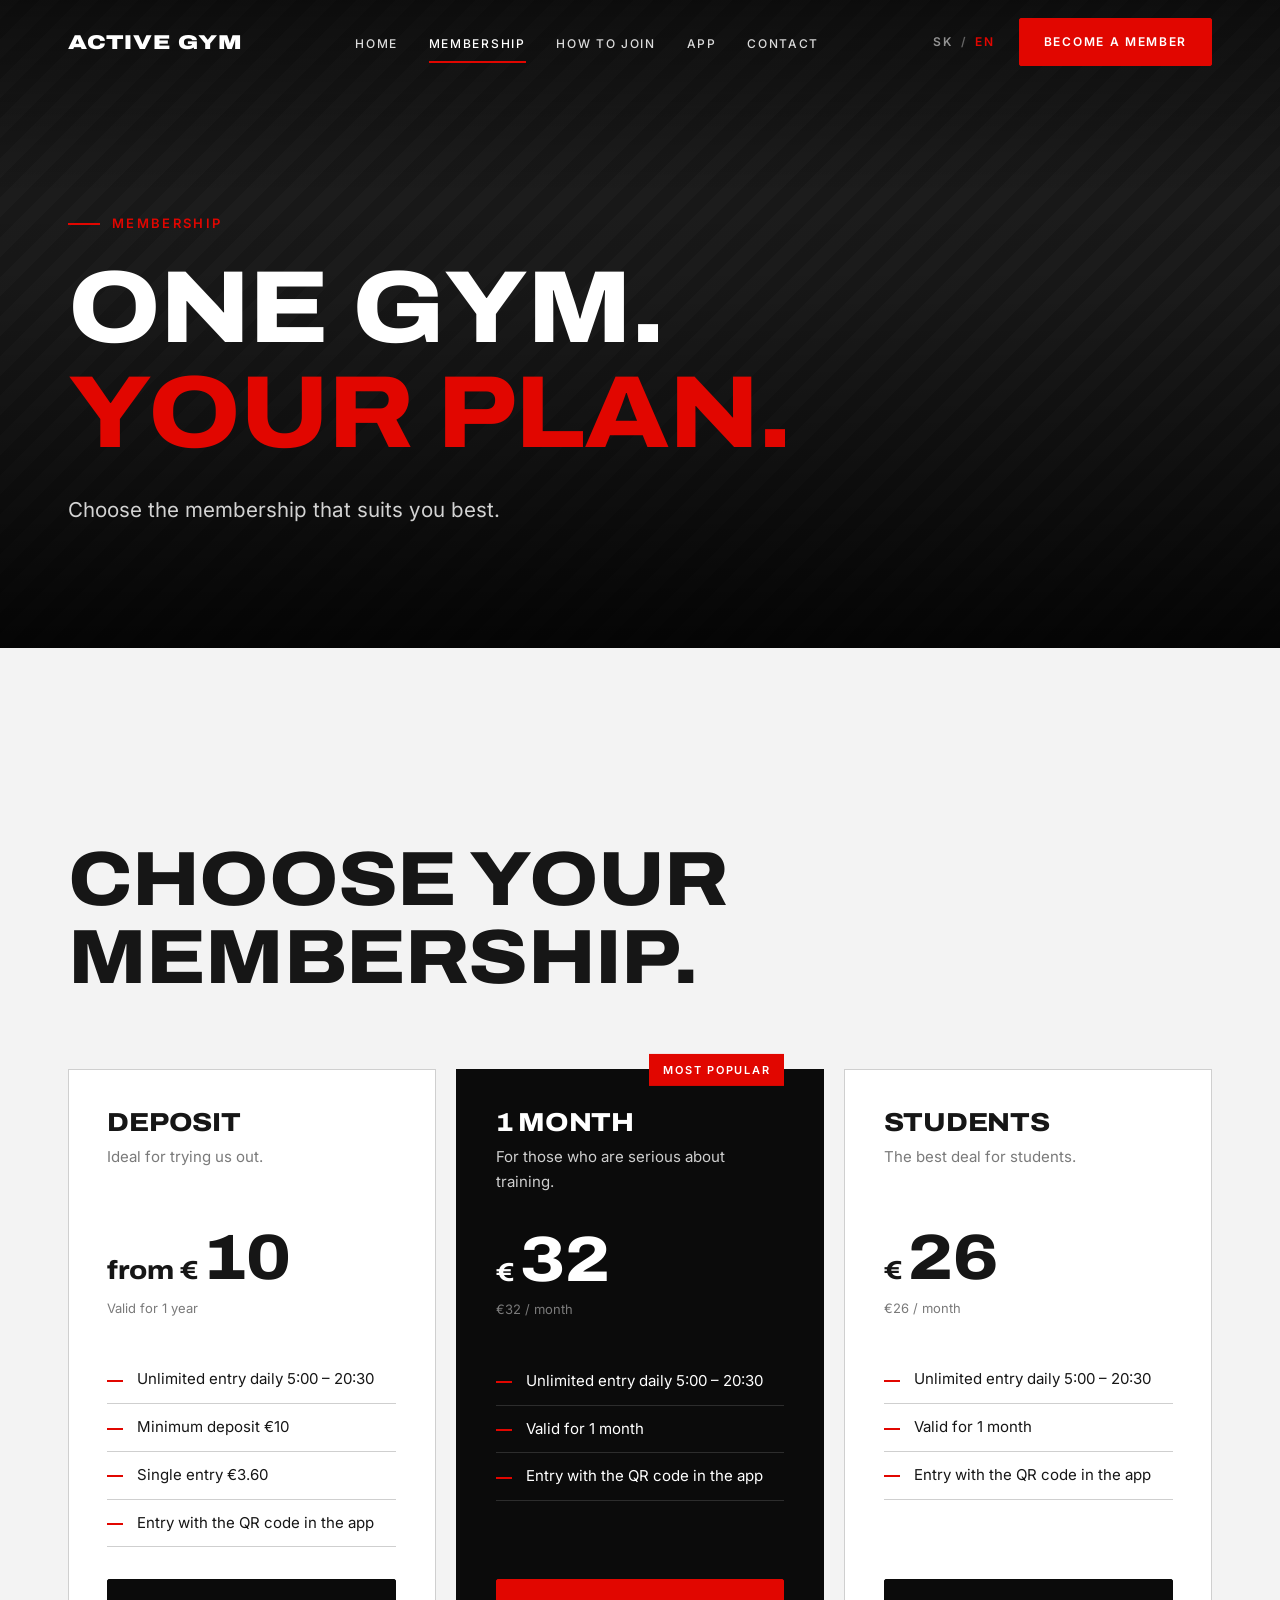
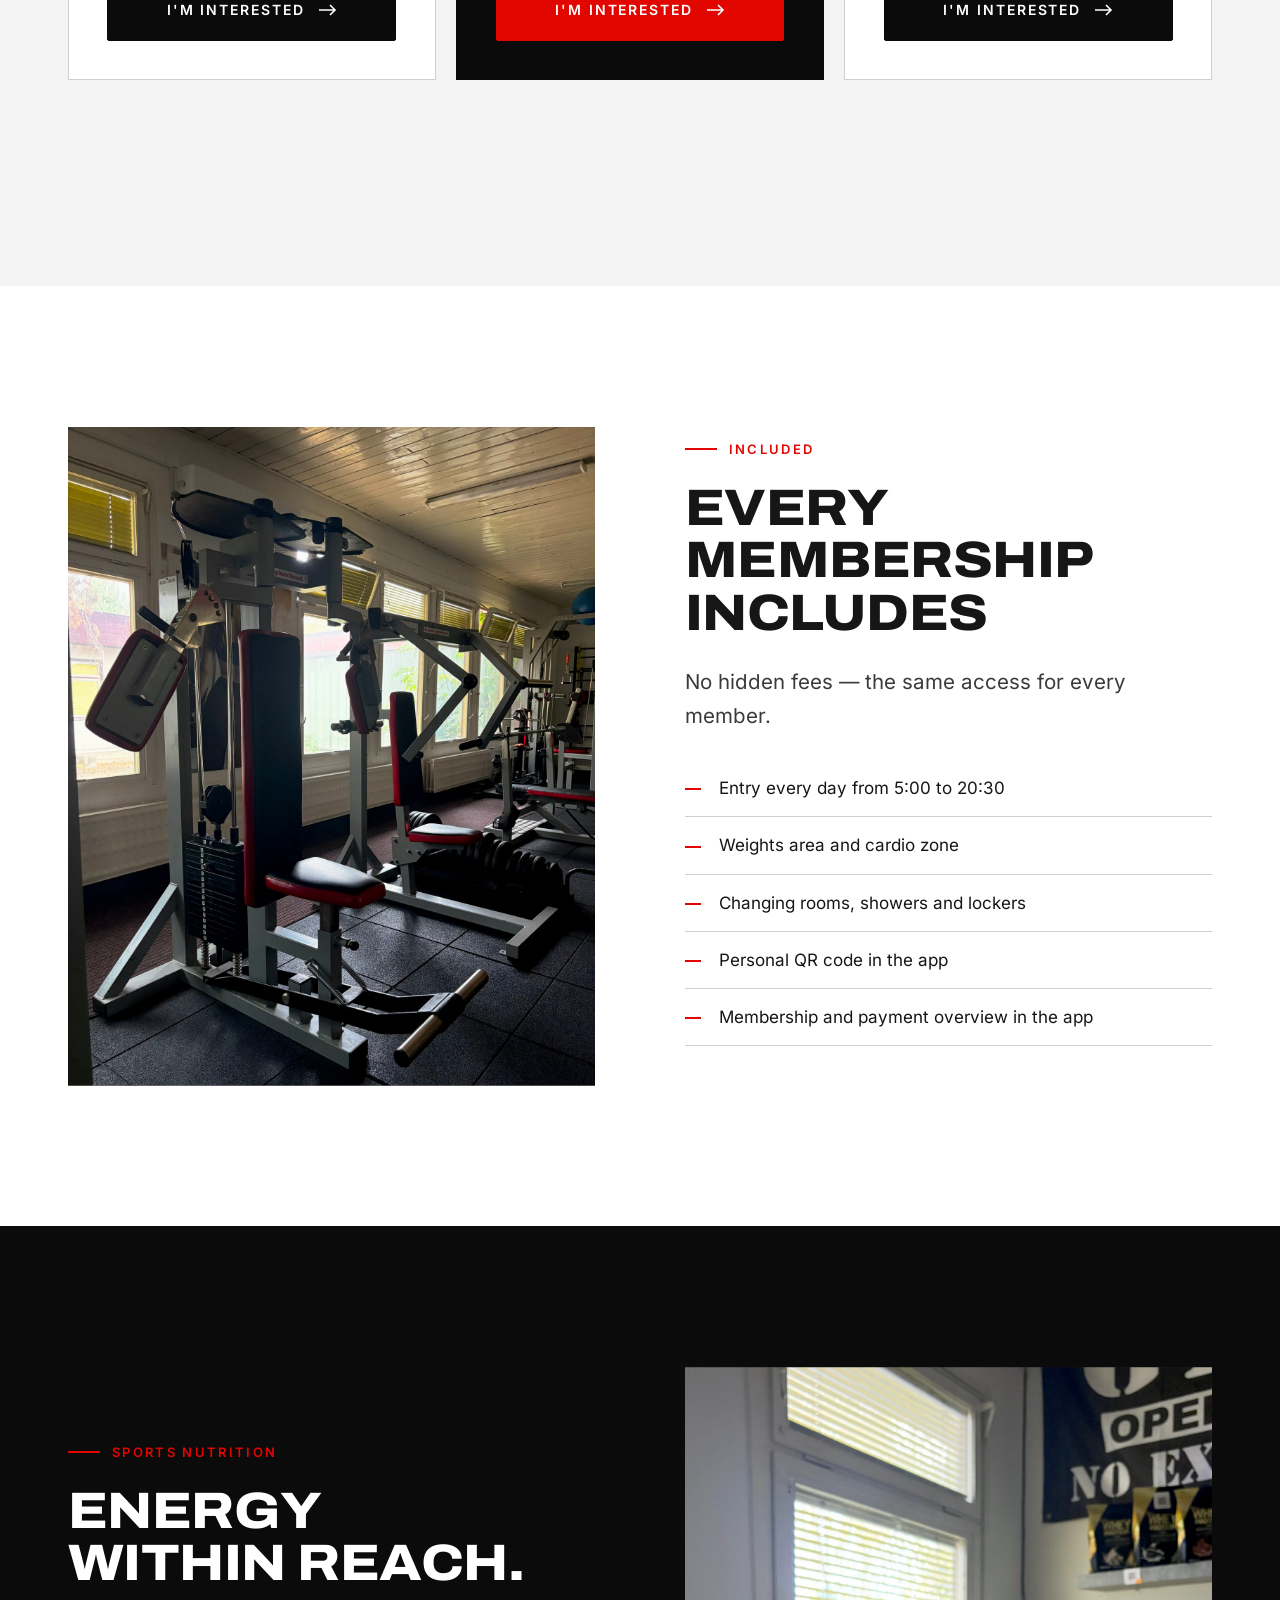
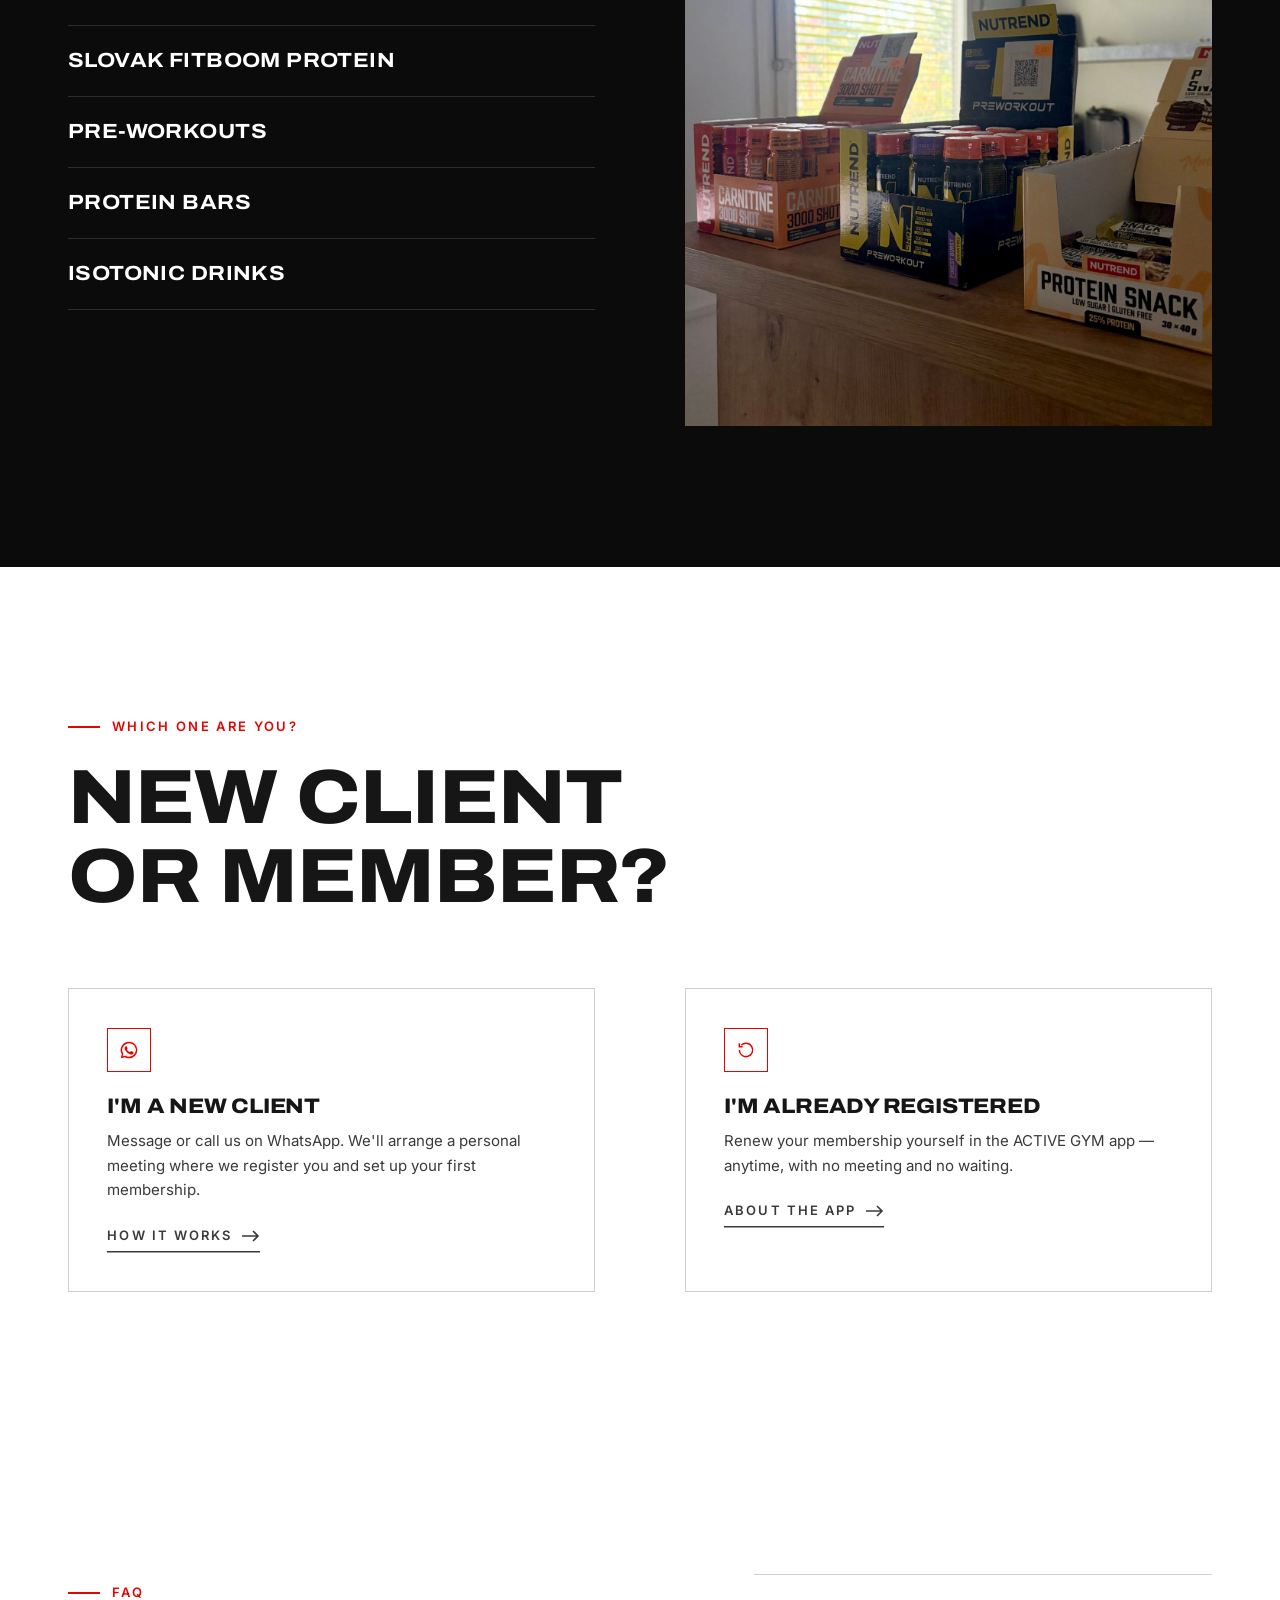
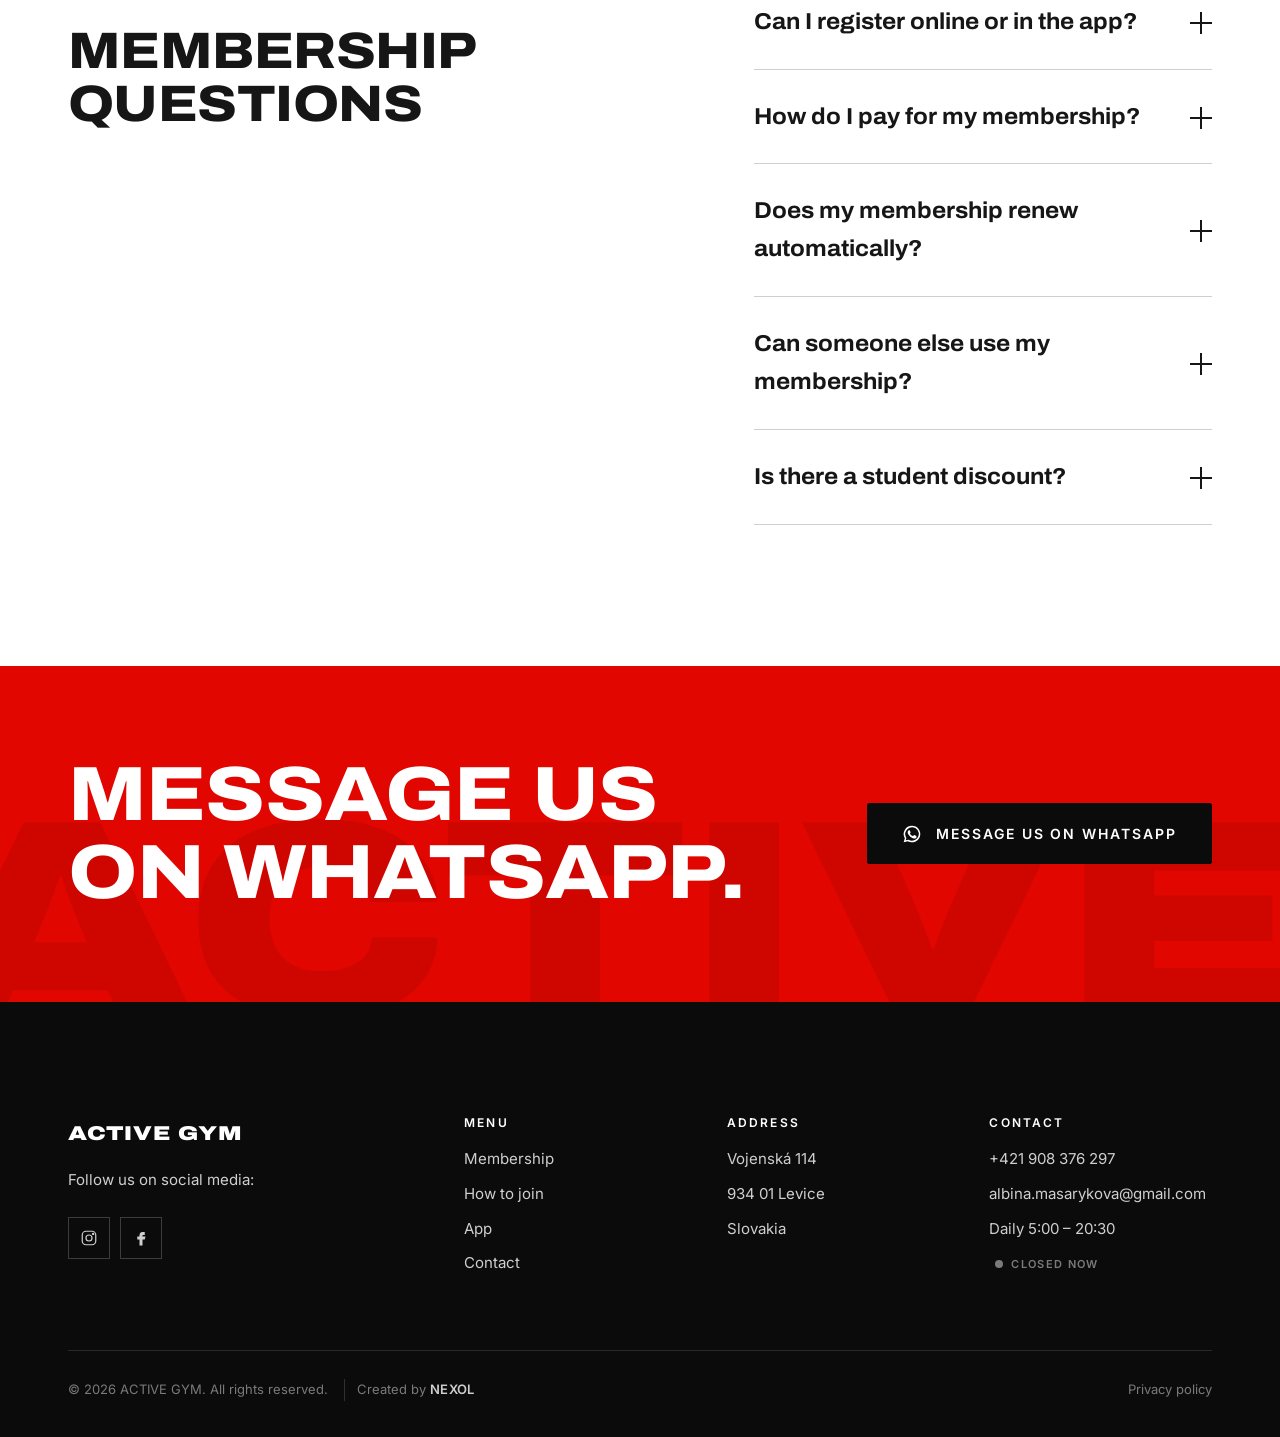
<file: en/membership.html>
<!DOCTYPE html>
<html lang="en">
<head>
  <meta charset="UTF-8">
  <meta name="viewport" content="width=device-width, initial-scale=1">
  <title>Membership and prices — ACTIVE GYM Levice</title>
  <meta name="description" content="Memberships and prices at ACTIVE GYM in Levice. Weights room, cardio zone and sports nutrition on site.">
  <link rel="canonical" href="https://www.activegym.sk/en/membership">
  <link rel="alternate" hreflang="sk" href="https://www.activegym.sk/clenstvo">
  <link rel="alternate" hreflang="en" href="https://www.activegym.sk/en/membership">
  <link rel="alternate" hreflang="x-default" href="https://www.activegym.sk/clenstvo">

  <!-- Favicon -->
  <link rel="icon" href="../favicon.ico" sizes="48x48">
  <link rel="icon" type="image/png" sizes="32x32" href="../images/icons/favicon-32.png">
  <link rel="icon" type="image/png" sizes="16x16" href="../images/icons/favicon-16.png">
  <link rel="apple-touch-icon" href="../apple-touch-icon.png">
  <link rel="manifest" href="../site.webmanifest">
  <meta name="theme-color" content="#0b0b0b">

  <!-- Social sharing -->
  <meta property="og:type" content="website">
  <meta property="og:site_name" content="ACTIVE GYM">
  <meta property="og:locale" content="en_GB">
  <meta property="og:locale:alternate" content="sk_SK">
  <meta property="og:title" content="Membership and prices — ACTIVE GYM Levice">
  <meta property="og:description" content="Memberships and prices at ACTIVE GYM in Levice. Weights room, cardio zone and sports nutrition on site.">
  <meta property="og:url" content="https://www.activegym.sk/en/membership">
  <meta property="og:image" content="https://www.activegym.sk/images/og-image.jpg">
  <meta property="og:image:width" content="1200">
  <meta property="og:image:height" content="630">
  <meta property="og:image:alt" content="ACTIVE GYM logo">
  <meta name="twitter:card" content="summary_large_image">

  <!-- FAQ for Google and AI assistants -->
  <script type="application/ld+json">
    {
      "@context": "https://schema.org",
      "@type": "FAQPage",
      "url": "https://www.activegym.sk/en/membership",
      "inLanguage": "en",
      "mainEntity": [
        {
          "@type": "Question",
          "name": "Can I register online or in the app?",
          "acceptedAnswer": {
            "@type": "Answer",
            "text": "No. The first registration always happens in person. It matters for safety — since there is no reception, we want to know everyone who trains with us."
          }
        },
        {
          "@type": "Question",
          "name": "How do I pay for my membership?",
          "acceptedAnswer": {
            "@type": "Answer",
            "text": "You pay your first membership at the personal meeting — cash or card. Every renewal after that is paid by card in the ACTIVE GYM app."
          }
        },
        {
          "@type": "Question",
          "name": "Does my membership renew automatically?",
          "acceptedAnswer": {
            "@type": "Answer",
            "text": "No. When your membership ends, no further payment is taken."
          }
        },
        {
          "@type": "Question",
          "name": "Can someone else use my membership?",
          "acceptedAnswer": {
            "@type": "Answer",
            "text": "No. Memberships and QR codes are personal and non-transferable. Every member enters with their own QR code."
          }
        },
        {
          "@type": "Question",
          "name": "Is there a student discount?",
          "acceptedAnswer": {
            "@type": "Answer",
            "text": "You get the discount when you register at the personal meeting — bring your ISIC card."
          }
        }
      ]
    }
  </script>
  <link rel="stylesheet" href="../css/style.css">
</head>
<body>
  <div class="page-curtain" aria-hidden="true"></div>

  <header class="site-header">
    <div class="container">
      <a href="./" class="logo" aria-label="ACTIVE GYM home">Active Gym</a>
      <nav class="main-nav" aria-label="Main">
        <ul>
          <li><a href="./">Home</a></li>
          <li><a href="membership" aria-current="page">Membership</a></li>
          <li><a href="how-to-join">How to join</a></li>
          <li><a href="app">App</a></li>
          <li><a href="contact">Contact</a></li>
        </ul>
      </nav>
      <div class="header-right">
        <div class="lang-switch" aria-label="Language / Jazyk"><a href="../clenstvo" hreflang="sk" lang="sk" data-lang="sk">SK</a><span aria-hidden="true">/</span><a href="membership" hreflang="en" lang="en" class="is-active" aria-current="true" data-lang="en">EN</a></div>
        <a href="how-to-join" class="btn header-cta">Become a member</a>
        <button class="menu-toggle" aria-label="Open menu" aria-expanded="false">
          <span></span><span></span><span></span>
        </button>
      </div>
    </div>
  </header>

  <div class="mobile-menu">
    <ul>
      <li><a href="./">Home</a></li>
      <li><a href="membership" aria-current="page">Membership</a></li>
      <li><a href="how-to-join">How to join</a></li>
      <li><a href="app">App</a></li>
      <li><a href="contact">Contact</a></li>
    </ul>
    <div class="mobile-meta">
      <div class="lang-switch lang-switch--big" aria-label="Language / Jazyk"><a href="../clenstvo" hreflang="sk" lang="sk" data-lang="sk">SK</a><span aria-hidden="true">/</span><a href="membership" hreflang="en" lang="en" class="is-active" aria-current="true" data-lang="en">EN</a></div>
      <p>Vojenská 114 · Levice</p>
    </div>
  </div>

  <main id="main">
    <!-- PAGE HERO -->
    <section class="hero page-hero">
      <div class="media" data-label="membership"></div>
      <div class="container">
        <p class="eyebrow hero-fade">Membership</p>
        <h1 class="h-xl">
          <span class="rise"><span>One gym.</span></span>
          <span class="rise"><span class="text-red">Your plan.</span></span>
        </h1>
          <p class="lead hero-fade">Choose the membership that suits you best.</p>
      </div>
    </section>

    <!-- PLANS -->
    <section class="section section--grey">
      <div class="container">
        <div class="section-head">
          <div>
            <p class="eyebrow reveal">Prices</p>
            <h2 class="h-lg reveal" style="--delay:.1s">Choose your<br>membership.</h2>
          </div>
          <p class="lead reveal" style="--delay:.2s"> </p>
        </div>

        <div class="plans">
          <article class="plan reveal">
            <h3>Deposit</h3>
            <p class="plan-desc">Ideal for trying us out.</p>
            <div class="plan-price"><span class="currency">from €</span><span class="amount">10</span></div>
            <p class="plan-note">Valid for 1 year</p>
            <ul class="check-list">
              <li>Unlimited entry daily 5:00 – 20:30</li>
              <li>Minimum deposit €10</li>
              <li>Single entry €3.60</li>
              <li>Entry with the QR code in the app</li>
            </ul>
            <a href="how-to-join" class="btn btn--dark">I'm interested <svg class="arrow" width="18" height="12" viewBox="0 0 18 12" fill="none" aria-hidden="true"><path d="M0 6h16M11 1l5 5-5 5" stroke="currentColor" stroke-width="1.6"/></svg></a>
          </article>

          <article class="plan plan--featured reveal" style="--delay:.12s">
            <span class="plan-tag">Most popular</span>
            <h3>1 month</h3>
            <p class="plan-desc">For those who are serious about training.</p>
            <div class="plan-price"><span class="currency">€</span><span class="amount">32</span></div>
            <p class="plan-note">€32 / month</p>
            <ul class="check-list">
              <li>Unlimited entry daily 5:00 – 20:30</li>
              <li>Valid for 1 month</li>
              <li>Entry with the QR code in the app</li>
            </ul>
            <a href="how-to-join" class="btn">I'm interested <svg class="arrow" width="18" height="12" viewBox="0 0 18 12" fill="none" aria-hidden="true"><path d="M0 6h16M11 1l5 5-5 5" stroke="currentColor" stroke-width="1.6"/></svg></a>
          </article>

          <article class="plan reveal" style="--delay:.24s">
            <h3>Students</h3>
            <p class="plan-desc">The best deal for students.</p>
            <div class="plan-price"><span class="currency">€</span><span class="amount">26</span></div>
            <p class="plan-note">€26 / month</p>
            <ul class="check-list">
              <li>Unlimited entry daily 5:00 – 20:30</li>
              <li>Valid for 1 month</li>
              <li>Entry with the QR code in the app</li>
            </ul>
            <a href="how-to-join" class="btn btn--dark">I'm interested <svg class="arrow" width="18" height="12" viewBox="0 0 18 12" fill="none" aria-hidden="true"><path d="M0 6h16M11 1l5 5-5 5" stroke="currentColor" stroke-width="1.6"/></svg></a>
          </article>
        </div>
        <p class="reveal" style="margin-top:28px;font-size:14px;color:var(--grey-500)">All prices include VAT.</p>
      </div>
    </section>

    <!-- EVERY MEMBERSHIP INCLUDES -->
    <section class="section">
      <div class="container feature">
        <div class="feature-media media reveal-img" data-label="membership-includes.jpg">
          <img src="../images/stroje.jpeg" alt="Strength machine at ACTIVE GYM Levice">
        </div>
        <div class="feature-text">
          <p class="eyebrow reveal">Included</p>
          <h2 class="h-md reveal" style="--delay:.1s">Every membership includes</h2>
          <p class="lead reveal" style="--delay:.15s">No hidden fees — the same access for every member.</p>
          <ul class="check-list reveal" style="--delay:.2s">
            <li>Entry every day from 5:00 to 20:30</li>
            <li>Weights area and cardio zone</li>
            <li>Changing rooms, showers and lockers</li>
            <li>Personal QR code in the app</li>
            <li>Membership and payment overview in the app</li>
          </ul>
        </div>
      </div>
    </section>
    <!--SPORTS NUTRITION-->
    <section class="section section--dark" id="sports-nutrition">
      <div class="container feature feature--reverse">
        <div class="feature-media media reveal-img" data-label="nutrition.jpg">
          <img src="../images/tovar2.jpeg" alt="Sports nutrition for sale at ACTIVE GYM Levice">
        </div>
        <div class="feature-text">
          <p class="eyebrow reveal">Sports nutrition</p>
          <h2 class="h-md reveal" style="--delay:.1s">Energy<br>within reach.</h2>
          <ul class="nutri-list reveal" style="--delay:.15s">
            <li>Slovak FitBoom protein</li>
            <li>Pre-workouts</li>
            <li>Protein bars</li>
            <li>Isotonic drinks</li>
          </ul>
          <p class="nutri-text reveal" style="--delay:.2s">Scan the QR code below the product, pay and enjoy.</p>
        </div>
      </div>
    </section>
    <!-- HOW IT WORKS (short) -->
    <section class="section">
      <div class="container">
        <div class="section-head">
          <div>
            <p class="eyebrow reveal">Which one are you?</p>
            <h2 class="h-lg reveal" style="--delay:.1s">New client<br>or member?</h2>
          </div>
        </div>
        <div class="feature" style="align-items:stretch">
          <div class="info-card reveal">
            <div class="icon"><svg width="20" height="20" viewBox="0 0 24 24" fill="currentColor" aria-hidden="true"><path d="M12 2a10 10 0 0 0-8.6 15.1L2 22l5-1.3A10 10 0 1 0 12 2zm0 18.2a8.2 8.2 0 0 1-4.2-1.2l-.3-.2-3 .8.8-2.9-.2-.3A8.2 8.2 0 1 1 12 20.2zm4.5-6.1c-.2-.1-1.5-.7-1.7-.8-.2-.1-.4-.1-.6.1l-.8 1c-.1.2-.3.2-.5.1a6.7 6.7 0 0 1-3.3-2.9c-.3-.4.2-.4.7-1.4.1-.2 0-.3 0-.4l-.8-1.8c-.2-.5-.4-.4-.6-.4h-.5a1 1 0 0 0-.7.3 3 3 0 0 0-.9 2.2 5.2 5.2 0 0 0 1.1 2.7 11.8 11.8 0 0 0 4.5 4c1.7.7 2.3.8 3.2.6.5-.1 1.5-.6 1.7-1.2.2-.6.2-1.1.2-1.2-.1-.1-.3-.2-.5-.3z"/></svg></div>
            <h3>I'm a new client</h3>
            <p>Message or call us on WhatsApp. We'll arrange a personal meeting where we register you and set up your first membership.</p>
            <p style="margin-top:20px"><a href="how-to-join#postup" class="link-arrow">How it works <svg class="arrow" width="18" height="12" viewBox="0 0 18 12" fill="none" aria-hidden="true"><path d="M0 6h16M11 1l5 5-5 5" stroke="currentColor" stroke-width="1.6"/></svg></a></p>
          </div>
          <div class="info-card reveal" style="--delay:.1s">
            <div class="icon"><svg width="20" height="20" viewBox="0 0 24 24" fill="none" stroke="currentColor" stroke-width="1.8"><path d="M4 12a8 8 0 1 0 2.3-5.7M4 4v4h4"/></svg></div>
            <h3>I'm already registered</h3>
            <p>Renew your membership yourself in the ACTIVE GYM app — anytime, with no meeting and no waiting.</p>
            <p style="margin-top:20px"><a href="app" class="link-arrow">About the app <svg class="arrow" width="18" height="12" viewBox="0 0 18 12" fill="none" aria-hidden="true"><path d="M0 6h16M11 1l5 5-5 5" stroke="currentColor" stroke-width="1.6"/></svg></a></p>
          </div>
        </div>
      </div>
    </section>

    <!-- FAQ -->
    <section class="section">
      <div class="container split" style="align-items:start">
        <div>
          <p class="eyebrow reveal">FAQ</p>
          <h2 class="h-md reveal" style="--delay:.1s">Membership questions</h2>
        </div>
        <div class="faq reveal" style="--delay:.15s">
          <div class="faq-item">
            <button class="faq-q" aria-expanded="false">Can I register online or in the app?<span class="faq-icon"></span></button>
            <div class="faq-a"><div><p>No. The first registration always happens in person. It matters for safety — since there is no reception, we want to know everyone who trains with us.</p></div></div>
          </div>
          <div class="faq-item">
            <button class="faq-q" aria-expanded="false">How do I pay for my membership?<span class="faq-icon"></span></button>
            <div class="faq-a"><div><p>You pay your first membership at the personal meeting — cash or card. Every renewal after that is paid by card in the ACTIVE GYM app.</p></div></div>
          </div>
          <div class="faq-item">
            <button class="faq-q" aria-expanded="false">Does my membership renew automatically?<span class="faq-icon"></span></button>
            <div class="faq-a"><div><p>No. When your membership ends, no further payment is taken.</p></div></div>
          </div>
          <div class="faq-item">
            <button class="faq-q" aria-expanded="false">Can someone else use my membership?<span class="faq-icon"></span></button>
            <div class="faq-a"><div><p>No. Memberships and QR codes are personal and non-transferable. Every member enters with their own QR code.</p></div></div>
          </div>
          <div class="faq-item">
            <button class="faq-q" aria-expanded="false">Is there a student discount?<span class="faq-icon"></span></button>
            <div class="faq-a"><div><p>You get the discount when you register at the personal meeting — bring your ISIC card.</p></div></div>
          </div>
        </div>
      </div>
    </section>

    <!-- CTA -->
    <section class="cta-band section--tight">
      <div class="container">
        <h2 class="h-lg reveal">Message us<br>on WhatsApp.</h2>
        <div class="reveal" style="--delay:.15s"><a href="https://wa.me/421908376297?text=Hello%2C%20I%27m%20interested%20in%20an%20ACTIVE%20GYM%20membership." class="btn" target="_blank" rel="noopener"><svg width="20" height="20" viewBox="0 0 24 24" fill="currentColor" aria-hidden="true"><path d="M12 2a10 10 0 0 0-8.6 15.1L2 22l5-1.3A10 10 0 1 0 12 2zm0 18.2a8.2 8.2 0 0 1-4.2-1.2l-.3-.2-3 .8.8-2.9-.2-.3A8.2 8.2 0 1 1 12 20.2zm4.5-6.1c-.2-.1-1.5-.7-1.7-.8-.2-.1-.4-.1-.6.1l-.8 1c-.1.2-.3.2-.5.1a6.7 6.7 0 0 1-3.3-2.9c-.3-.4.2-.4.7-1.4.1-.2 0-.3 0-.4l-.8-1.8c-.2-.5-.4-.4-.6-.4h-.5a1 1 0 0 0-.7.3 3 3 0 0 0-.9 2.2 5.2 5.2 0 0 0 1.1 2.7 11.8 11.8 0 0 0 4.5 4c1.7.7 2.3.8 3.2.6.5-.1 1.5-.6 1.7-1.2.2-.6.2-1.1.2-1.2-.1-.1-.3-.2-.5-.3z"/></svg> Message us on WhatsApp</a></div>
      </div>
    </section>

  </main>

  <footer class="site-footer">
    <div class="container">
      <div class="footer-top">
        <div>
          <a href="./" class="logo">Active Gym</a>
          <p>Follow us on social media:</p>
          <div class="socials">
            <a href="https://www.instagram.com/active_gym_levice/" aria-label="Instagram"><svg width="18" height="18" viewBox="0 0 24 24" fill="none" stroke="currentColor" stroke-width="1.6"><rect x="3" y="3" width="18" height="18" rx="5"/><circle cx="12" cy="12" r="4"/><circle cx="17.5" cy="6.5" r="0.8" fill="currentColor"/></svg></a>
            <a href="https://www.facebook.com/activegymlevice/" aria-label="Facebook"><svg width="18" height="18" viewBox="0 0 24 24" fill="currentColor"><path d="M14 8h3V4h-3c-2.8 0-4 1.8-4 4.3V10H7v4h3v8h4v-8h3l1-4h-4V8.6c0-.4.3-.6 1-.6z"/></svg></a>
          </div>
        </div>
        <div>
          <h4>Menu</h4>
          <ul>
            <li><a href="membership">Membership</a></li>
            <li><a href="how-to-join">How to join</a></li>
            <li><a href="app">App</a></li>
            <li><a href="contact">Contact</a></li>
          </ul>
        </div>
        <div>
          <h4>Address</h4>
          <ul>
            <li>Vojenská 114</li>
            <li>934 01 Levice</li>
            <li>Slovakia</li>
          </ul>
        </div>
        <div>
          <h4>Contact</h4>
          <ul>
            <li><a href="tel:+421908376297">+421 908 376 297</a></li>
            <li><a href="mailto:albina.masarykova@gmail.com">albina.masarykova@gmail.com</a></li>
            <li>Daily 5:00 – 20:30</li>
            <li><span class="open-status" data-open-status></span></li>
          </ul>
        </div>
      </div>
      <div class="footer-bottom">
        <span>© <span data-year>2026</span> ACTIVE GYM. All rights reserved. <span class="footer-credit">Created by <a href="https://nexol.sk" target="_blank" rel="noopener"><strong>NEXOL</strong></a></span></span>
        <span><a href="privacy-policy">Privacy policy</a></span>
      </div>
    </div>
  </footer>

  <script src="../js/main.js"></script>
</body>
</html>
</file>
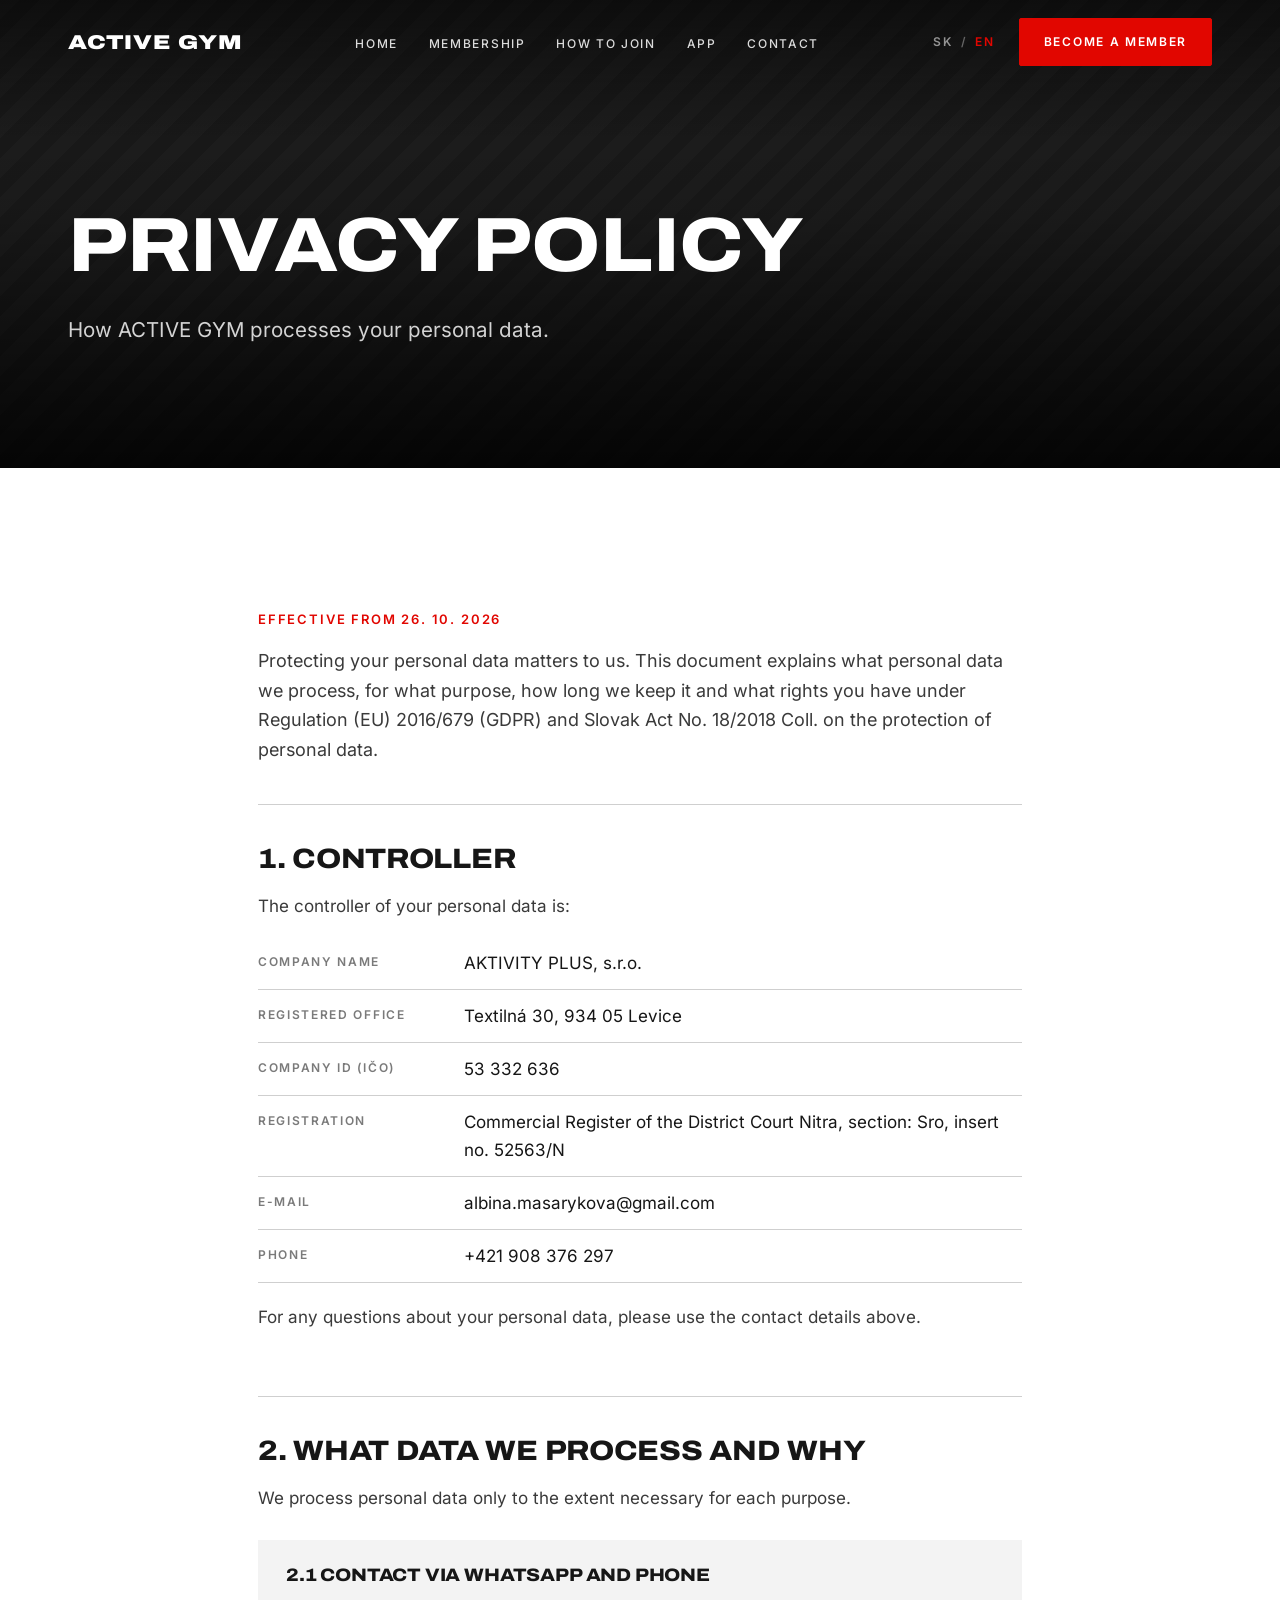
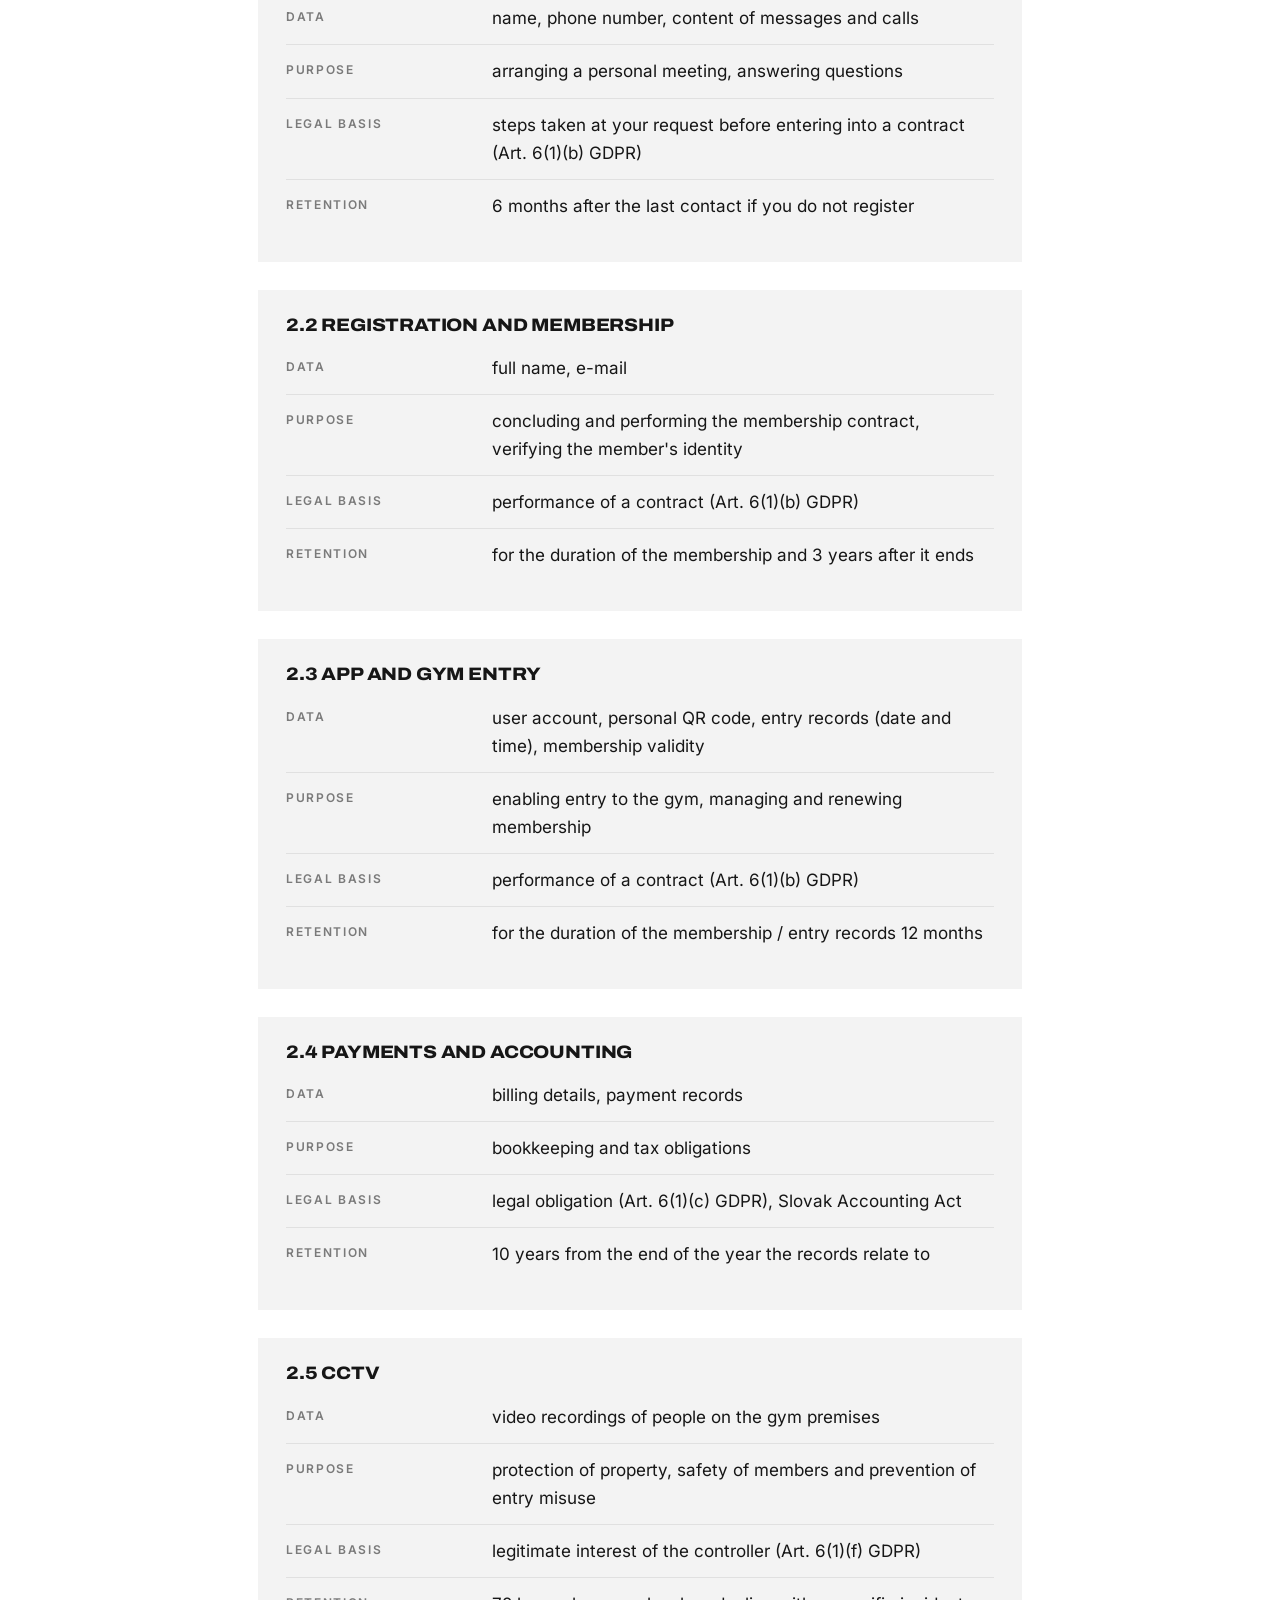
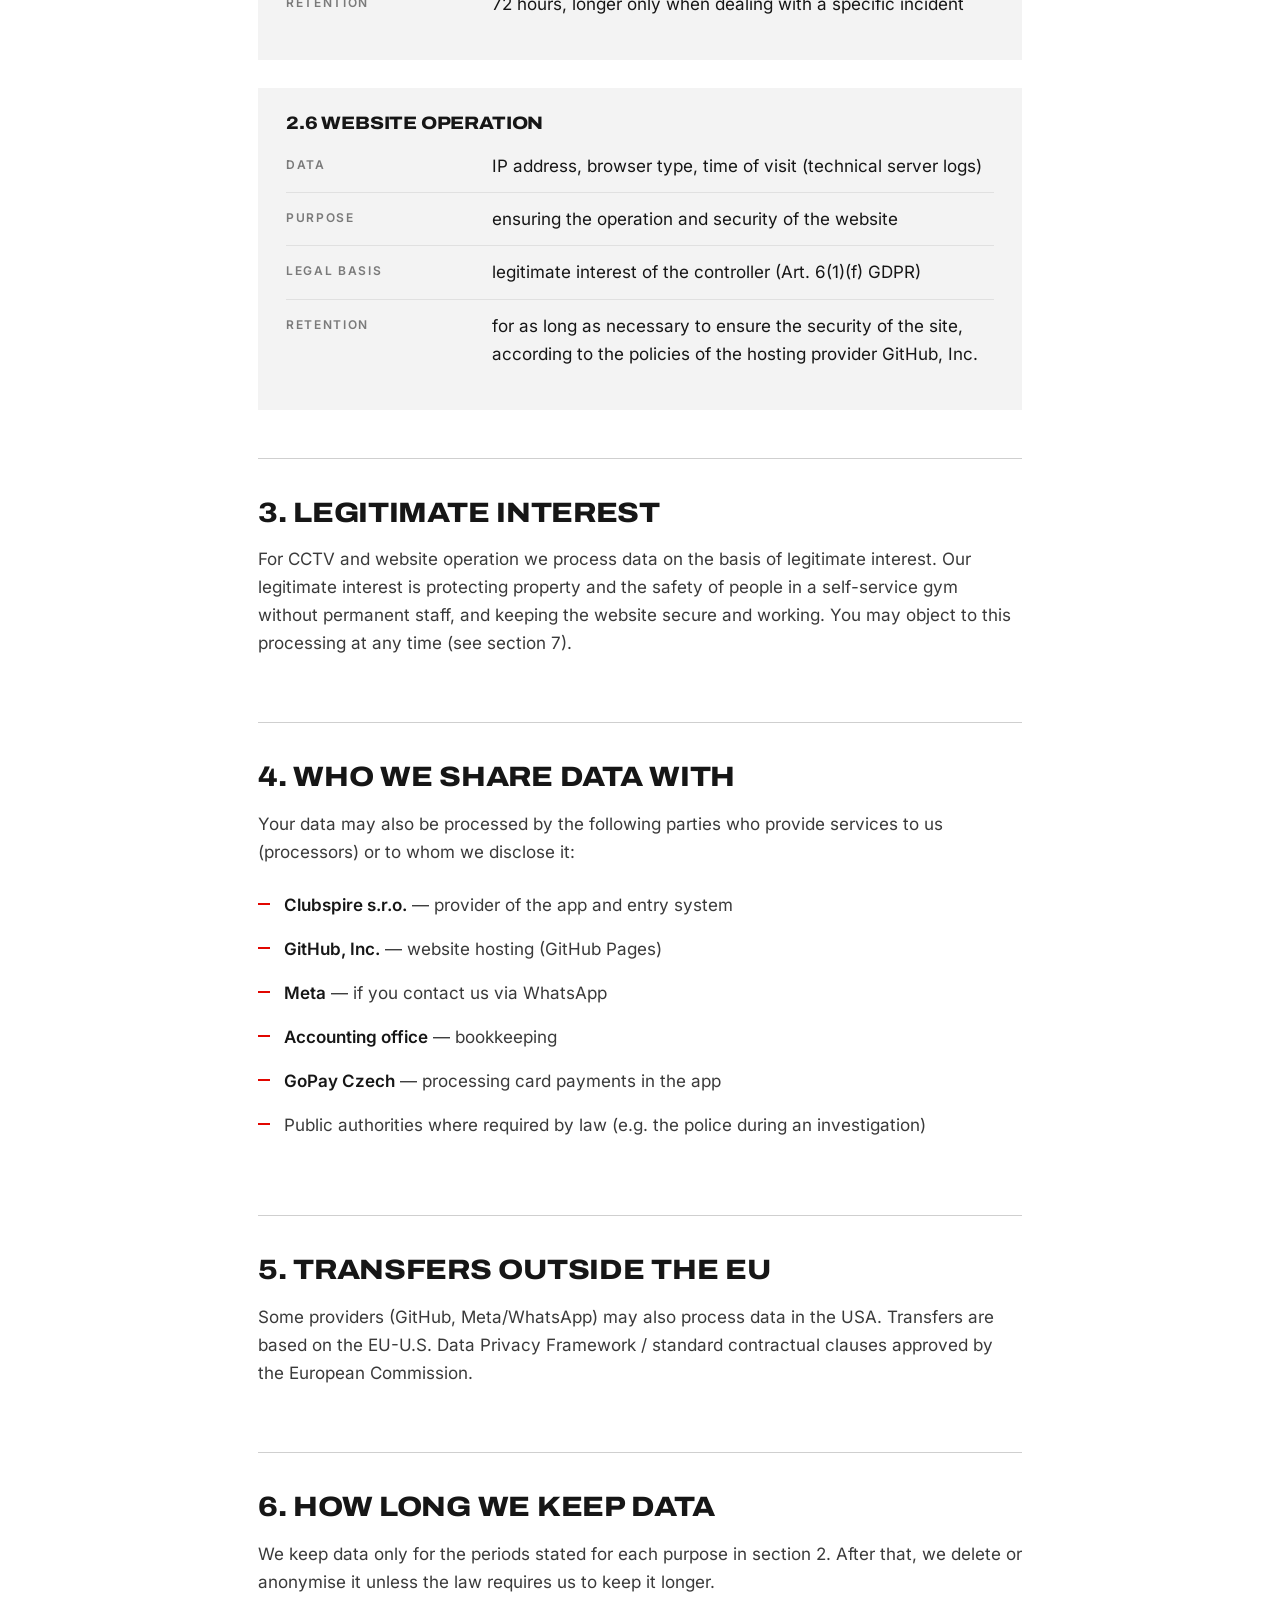
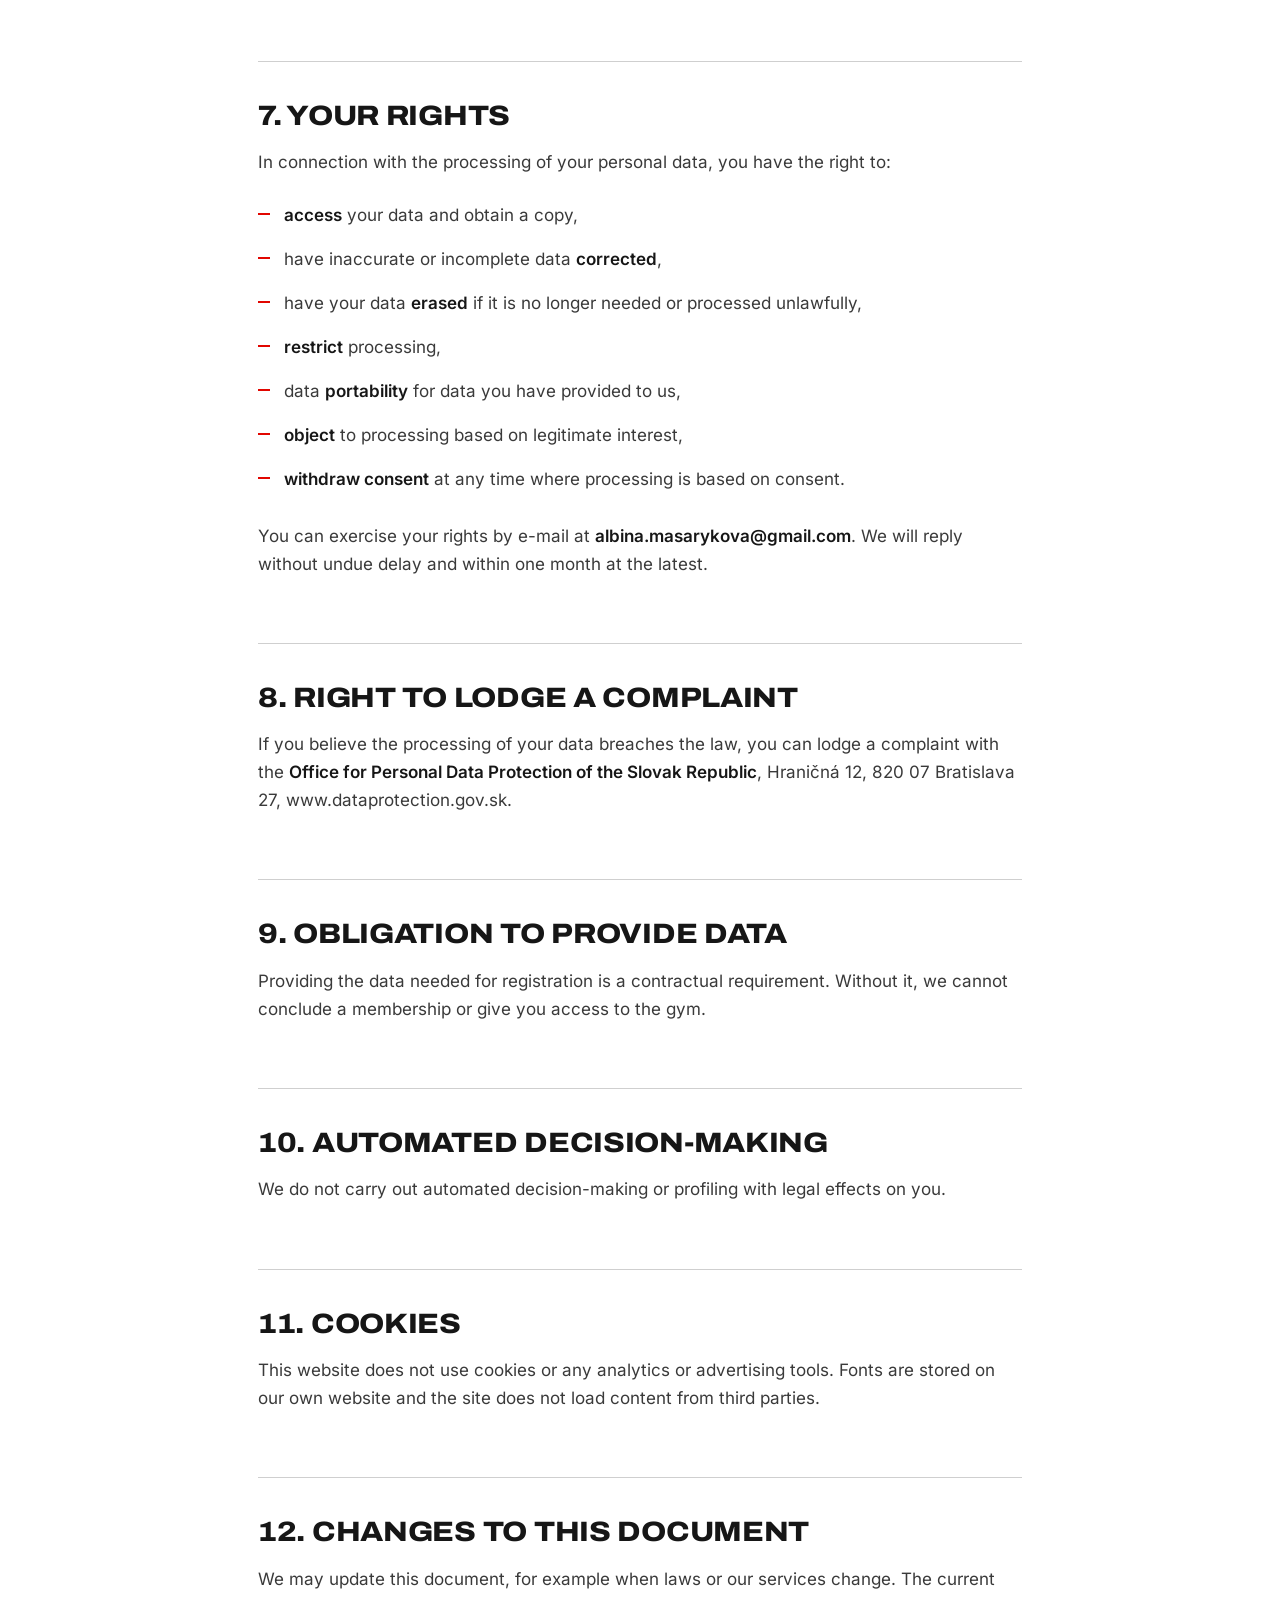
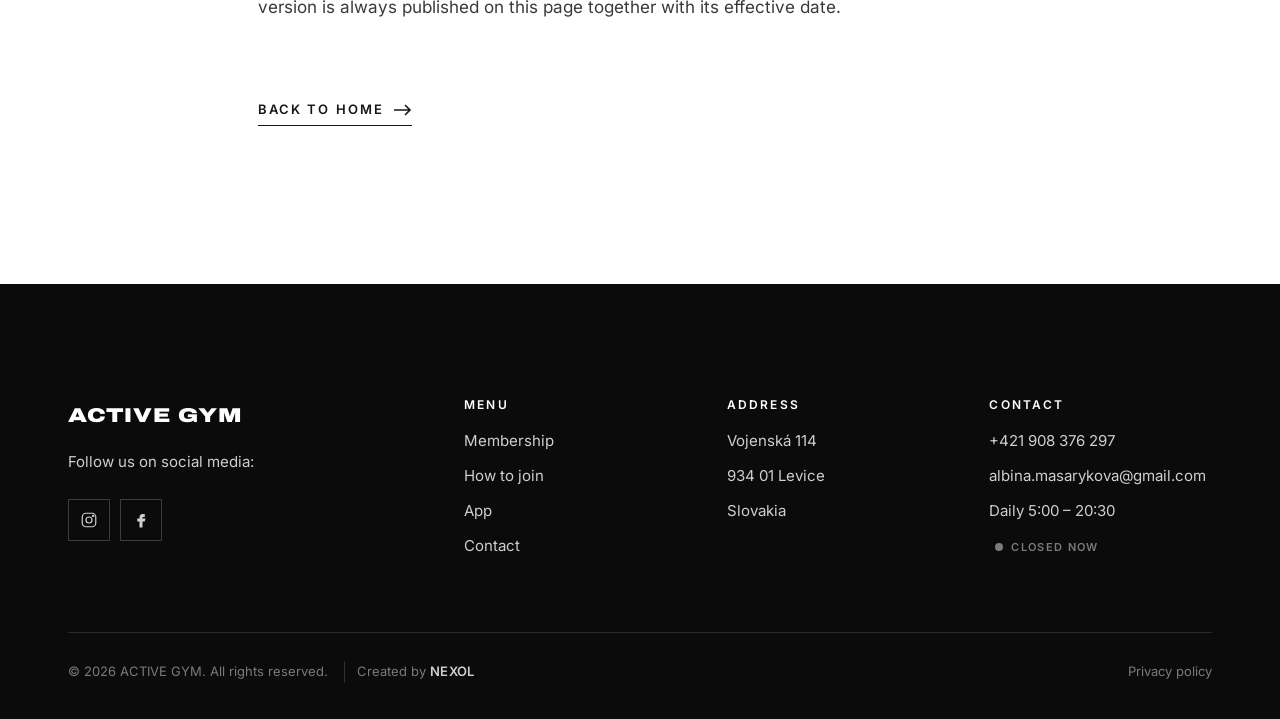
<file: en/privacy-policy.html>
<!DOCTYPE html>
<html lang="en">
<head>
  <meta charset="UTF-8">
  <meta name="viewport" content="width=device-width, initial-scale=1">
  <title>Privacy policy — ACTIVE GYM Levice</title>
  <meta name="description" content="How ACTIVE GYM Levice processes personal data.">
  <link rel="canonical" href="https://www.activegym.sk/en/privacy-policy">
  <link rel="alternate" hreflang="sk" href="https://www.activegym.sk/ochrana-osobnych-udajov">
  <link rel="alternate" hreflang="en" href="https://www.activegym.sk/en/privacy-policy">
  <link rel="alternate" hreflang="x-default" href="https://www.activegym.sk/ochrana-osobnych-udajov">

  <!-- Favicon -->
  <link rel="icon" href="../favicon.ico" sizes="48x48">
  <link rel="icon" type="image/png" sizes="32x32" href="../images/icons/favicon-32.png">
  <link rel="icon" type="image/png" sizes="16x16" href="../images/icons/favicon-16.png">
  <link rel="apple-touch-icon" href="../apple-touch-icon.png">
  <link rel="manifest" href="../site.webmanifest">
  <meta name="theme-color" content="#0b0b0b">

  <!-- Social sharing -->
  <meta property="og:type" content="website">
  <meta property="og:site_name" content="ACTIVE GYM">
  <meta property="og:locale" content="en_GB">
  <meta property="og:locale:alternate" content="sk_SK">
  <meta property="og:title" content="Privacy policy — ACTIVE GYM Levice">
  <meta property="og:description" content="How ACTIVE GYM Levice processes personal data.">
  <meta property="og:url" content="https://www.activegym.sk/en/privacy-policy">
  <meta property="og:image" content="https://www.activegym.sk/images/og-image.jpg">
  <meta property="og:image:width" content="1200">
  <meta property="og:image:height" content="630">
  <meta property="og:image:alt" content="ACTIVE GYM logo">
  <meta name="twitter:card" content="summary_large_image">
  <link rel="stylesheet" href="../css/style.css">
</head>

<body>
  <div class="page-curtain" aria-hidden="true"></div>

  <header class="site-header">
    <div class="container">
      <a href="./" class="logo" aria-label="ACTIVE GYM home">Active Gym</a>
      <nav class="main-nav" aria-label="Main">
        <ul>
          <li><a href="./">Home</a></li>
          <li><a href="membership">Membership</a></li>
          <li><a href="how-to-join">How to join</a></li>
          <li><a href="app">App</a></li>
          <li><a href="contact">Contact</a></li>
        </ul>
      </nav>
      <div class="header-right">
        <div class="lang-switch" aria-label="Language / Jazyk"><a href="../ochrana-osobnych-udajov" hreflang="sk" lang="sk" data-lang="sk">SK</a><span aria-hidden="true">/</span><a href="privacy-policy" hreflang="en" lang="en" class="is-active" aria-current="true" data-lang="en">EN</a></div>
        <a href="how-to-join" class="btn header-cta">Become a member</a>
        <button class="menu-toggle" aria-label="Open menu" aria-expanded="false">
          <span></span><span></span><span></span>
        </button>
      </div>
    </div>
  </header>

  <div class="mobile-menu">
    <ul>
      <li><a href="./">Home</a></li>
      <li><a href="membership">Membership</a></li>
      <li><a href="how-to-join">How to join</a></li>
      <li><a href="app">App</a></li>
      <li><a href="contact">Contact</a></li>
    </ul>
    <div class="mobile-meta">
      <div class="lang-switch lang-switch--big" aria-label="Language / Jazyk"><a href="../ochrana-osobnych-udajov" hreflang="sk" lang="sk" data-lang="sk">SK</a><span aria-hidden="true">/</span><a href="privacy-policy" hreflang="en" lang="en" class="is-active" aria-current="true" data-lang="en">EN</a></div>
    </div>
  </div>

  <main id="main">
    <!-- PAGE HERO -->
    <section class="hero page-hero legal-hero">
      <div class="media" data-label="legal"></div>
      <div class="container">
        <h1 class="h-xl">
          <span class="rise"><span>Privacy policy</span></span>
        </h1>
        <p class="lead hero-fade">How ACTIVE GYM processes your personal data.</p>
      </div>
    </section>

    <!-- LEGAL TEXT -->
    <article class="section legal">
      <div class="container legal-wrap">
      <p class="legal-meta">Effective from 26. 10. 2026</p>
      <p class="legal-intro">Protecting your personal data matters to us. This document explains what personal data we process, for what purpose, how long we keep it and what rights you have under Regulation (EU) 2016/679 (GDPR) and Slovak Act No. 18/2018 Coll. on the protection of personal data.</p>

      <section class="legal-section">
        <h2>1. Controller</h2>
        <p>The controller of your personal data is:</p>
        <dl class="legal-facts">
          <div><dt>Company name</dt><dd>AKTIVITY PLUS, s.r.o.</dd></div>
          <div><dt>Registered office</dt><dd>Textilná 30, 934 05 Levice</dd></div>
          <div><dt>Company ID (IČO)</dt><dd>53 332 636</dd></div>
          <div><dt>Registration</dt><dd>Commercial Register of the District Court Nitra, section: Sro, insert no. 52563/N</dd></div>
          <div><dt>E-mail</dt><dd>albina.masarykova@gmail.com</dd></div>
          <div><dt>Phone</dt><dd>+421 908 376 297</dd></div>
        </dl>
        <p>For any questions about your personal data, please use the contact details above.</p>
      </section>

      <section class="legal-section">
        <h2>2. What data we process and why</h2>        <p>We process personal data only to the extent necessary for each purpose.</p>
        <div class="legal-block">
          <h3>2.1 Contact via WhatsApp and phone</h3>
          <dl>
            <div><dt>Data</dt><dd>name, phone number, content of messages and calls</dd></div>
            <div><dt>Purpose</dt><dd>arranging a personal meeting, answering questions</dd></div>
            <div><dt>Legal basis</dt><dd>steps taken at your request before entering into a contract (Art. 6(1)(b) GDPR)</dd></div>
            <div><dt>Retention</dt><dd>6 months after the last contact if you do not register</dd></div>
          </dl>
        </div>
        <div class="legal-block">
          <h3>2.2 Registration and membership</h3>
          <dl>
            <div><dt>Data</dt><dd>full name, e-mail</dd></div>
            <div><dt>Purpose</dt><dd>concluding and performing the membership contract, verifying the member's identity</dd></div>
            <div><dt>Legal basis</dt><dd>performance of a contract (Art. 6(1)(b) GDPR)</dd></div>
            <div><dt>Retention</dt><dd>for the duration of the membership and 3 years after it ends</dd></div>
          </dl>
        </div>
        <div class="legal-block">
          <h3>2.3 App and gym entry</h3>
          <dl>
            <div><dt>Data</dt><dd>user account, personal QR code, entry records (date and time), membership validity</dd></div>
            <div><dt>Purpose</dt><dd>enabling entry to the gym, managing and renewing membership</dd></div>
            <div><dt>Legal basis</dt><dd>performance of a contract (Art. 6(1)(b) GDPR)</dd></div>
            <div><dt>Retention</dt><dd>for the duration of the membership / entry records 12 months</dd></div>
          </dl>
        </div>
        <div class="legal-block">
          <h3>2.4 Payments and accounting</h3>
          <dl>
            <div><dt>Data</dt><dd>billing details, payment records</dd></div>
            <div><dt>Purpose</dt><dd>bookkeeping and tax obligations</dd></div>
            <div><dt>Legal basis</dt><dd>legal obligation (Art. 6(1)(c) GDPR), Slovak Accounting Act</dd></div>
            <div><dt>Retention</dt><dd>10 years from the end of the year the records relate to</dd></div>
          </dl>
        </div>
        <div class="legal-block">
          <h3>2.5 CCTV</h3>
          <dl>
            <div><dt>Data</dt><dd>video recordings of people on the gym premises</dd></div>
            <div><dt>Purpose</dt><dd>protection of property, safety of members and prevention of entry misuse</dd></div>
            <div><dt>Legal basis</dt><dd>legitimate interest of the controller (Art. 6(1)(f) GDPR)</dd></div>
            <div><dt>Retention</dt><dd>72 hours, longer only when dealing with a specific incident</dd></div>
          </dl>
        </div>
        <div class="legal-block">
          <h3>2.6 Website operation</h3>
          <dl>
            <div><dt>Data</dt><dd>IP address, browser type, time of visit (technical server logs)</dd></div>
            <div><dt>Purpose</dt><dd>ensuring the operation and security of the website</dd></div>
            <div><dt>Legal basis</dt><dd>legitimate interest of the controller (Art. 6(1)(f) GDPR)</dd></div>
            <div><dt>Retention</dt><dd>for as long as necessary to ensure the security of the site, according to the policies of the hosting provider GitHub, Inc.</dd></div>
          </dl>
        </div>
      </section>

      <section class="legal-section">
        <h2>3. Legitimate interest</h2>
        <p>For CCTV and website operation we process data on the basis of legitimate interest. Our legitimate interest is protecting property and the safety of people in a self-service gym without permanent staff, and keeping the website secure and working. You may object to this processing at any time (see section 7).</p>
      </section>

      <section class="legal-section">
        <h2>4. Who we share data with</h2>
        <p>Your data may also be processed by the following parties who provide services to us (processors) or to whom we disclose it:</p>
        <ul class="legal-list">
          <li><strong>Clubspire s.r.o.</strong> — provider of the app and entry system</li>
          <li><strong>GitHub, Inc.</strong> — website hosting (GitHub Pages)</li>
          <li><strong>Meta</strong> — if you contact us via WhatsApp</li>
          <li><strong>Accounting office</strong> — bookkeeping</li>
          <li><strong>GoPay Czech</strong> — processing card payments in the app</li>
          <li>Public authorities where required by law (e.g. the police during an investigation)</li>
        </ul>
      </section>

      <section class="legal-section">
        <h2>5. Transfers outside the EU</h2>
        <p>Some providers (GitHub, Meta/WhatsApp) may also process data in the USA. Transfers are based on the EU-U.S. Data Privacy Framework / standard contractual clauses approved by the European Commission.</p>
      </section>

      <section class="legal-section">
        <h2>6. How long we keep data</h2>
        <p>We keep data only for the periods stated for each purpose in section 2. After that, we delete or anonymise it unless the law requires us to keep it longer.</p>
      </section>

      <section class="legal-section">
        <h2>7. Your rights</h2>
        <p>In connection with the processing of your personal data, you have the right to:</p>
        <ul class="legal-list">
          <li><strong>access</strong> your data and obtain a copy,</li>
          <li>have inaccurate or incomplete data <strong>corrected</strong>,</li>
          <li>have your data <strong>erased</strong> if it is no longer needed or processed unlawfully,</li>
          <li><strong>restrict</strong> processing,</li>
          <li>data <strong>portability</strong> for data you have provided to us,</li>
          <li><strong>object</strong> to processing based on legitimate interest,</li>
          <li><strong>withdraw consent</strong> at any time where processing is based on consent.</li>
        </ul>
        <p>You can exercise your rights by e-mail at <strong>albina.masarykova@gmail.com</strong>. We will reply without undue delay and within one month at the latest.</p>
      </section>

      <section class="legal-section">
        <h2>8. Right to lodge a complaint</h2>
        <p>If you believe the processing of your data breaches the law, you can lodge a complaint with the <strong>Office for Personal Data Protection of the Slovak Republic</strong>, Hraničná 12, 820 07 Bratislava 27, <span class="legal-nowrap">www.dataprotection.gov.sk</span>.</p>
      </section>

      <section class="legal-section">
        <h2>9. Obligation to provide data</h2>
        <p>Providing the data needed for registration is a contractual requirement. Without it, we cannot conclude a membership or give you access to the gym.</p>
      </section>

      <section class="legal-section">
        <h2>10. Automated decision-making</h2>
        <p>We do not carry out automated decision-making or profiling with legal effects on you.</p>
      </section>

      <section class="legal-section">
        <h2>11. Cookies</h2>
        <p>This website does not use cookies or any analytics or advertising tools. Fonts are stored on our own website and the site does not load content from third parties.</p>
      </section>

      <section class="legal-section">
        <h2>12. Changes to this document</h2>
        <p>We may update this document, for example when laws or our services change. The current version is always published on this page together with its effective date.</p>
      </section>

      <p class="legal-back"><a href="./" class="link-arrow">Back to home <svg class="arrow" width="18" height="12" viewBox="0 0 18 12" fill="none" aria-hidden="true"><path d="M0 6h16M11 1l5 5-5 5" stroke="currentColor" stroke-width="1.6"/></svg></a></p>
      </div>
    </article>
  </main>

  <footer class="site-footer">
    <div class="container">
      <div class="footer-top">
        <div>
          <a href="./" class="logo">Active Gym</a>
          <p>Follow us on social media:</p>
          <div class="socials">
            <a href="https://www.instagram.com/active_gym_levice/" aria-label="Instagram"><svg width="18" height="18" viewBox="0 0 24 24" fill="none" stroke="currentColor" stroke-width="1.6"><rect x="3" y="3" width="18" height="18" rx="5"/><circle cx="12" cy="12" r="4"/><circle cx="17.5" cy="6.5" r="0.8" fill="currentColor"/></svg></a>
            <a href="https://www.facebook.com/activegymlevice/" aria-label="Facebook"><svg width="18" height="18" viewBox="0 0 24 24" fill="currentColor"><path d="M14 8h3V4h-3c-2.8 0-4 1.8-4 4.3V10H7v4h3v8h4v-8h3l1-4h-4V8.6c0-.4.3-.6 1-.6z"/></svg></a>
          </div>
        </div>
        <div>
          <h4>Menu</h4>
          <ul>
            <li><a href="membership">Membership</a></li>
            <li><a href="how-to-join">How to join</a></li>
            <li><a href="app">App</a></li>
            <li><a href="contact">Contact</a></li>
          </ul>
        </div>
        <div>
          <h4>Address</h4>
          <ul>
            <li>Vojenská 114</li>
            <li>934 01 Levice</li>
            <li>Slovakia</li>
          </ul>
        </div>
        <div>
          <h4>Contact</h4>
          <ul>
            <li><a href="tel:+421908376297">+421 908 376 297</a></li>
            <li><a href="mailto:albina.masarykova@gmail.com">albina.masarykova@gmail.com</a></li>
            <li>Daily 5:00 – 20:30</li>
            <li><span class="open-status" data-open-status></span></li>
          </ul>
        </div>
      </div>
      <div class="footer-bottom">
        <span>© <span data-year>2026</span> ACTIVE GYM. All rights reserved. <span class="footer-credit">Created by <a href="https://nexol.sk" target="_blank" rel="noopener"><strong>NEXOL</strong></a></span></span>
        <span><a href="privacy-policy" aria-current="page">Privacy policy</a></span>
      </div>
    </div>
  </footer>

  <script src="../js/main.js"></script>
</body>
</html>
</file>
<file: css/style.css>
/* ===== Fonts (self-hosted: no Google, no cookies) ===== */
/* Archivo — headlines */
@font-face {
  font-family: "Archivo";
  font-style: normal;
  font-weight: 100 900;
  font-stretch: 62% 125%;
  font-display: swap;
  src: url("../fonts/archivo-latin-ext-wdth-normal.woff2") format("woff2");
  unicode-range: U+0100-02BA,U+02BD-02C5,U+02C7-02CC,U+02CE-02D7,U+02DD-02FF,U+0304,U+0308,U+0329,U+1D00-1DBF,U+1E00-1E9F,U+1EF2-1EFF,U+2020,U+20A0-20AB,U+20AD-20C0,U+2113,U+2C60-2C7F,U+A720-A7FF;
}
@font-face {
  font-family: "Archivo";
  font-style: normal;
  font-weight: 100 900;
  font-stretch: 62% 125%;
  font-display: swap;
  src: url("../fonts/archivo-latin-wdth-normal.woff2") format("woff2");
  unicode-range: U+0000-00FF,U+0131,U+0152-0153,U+02BB-02BC,U+02C6,U+02DA,U+02DC,U+0304,U+0308,U+0329,U+2000-206F,U+20AC,U+2122,U+2191,U+2193,U+2212,U+2215,U+FEFF,U+FFFD;
}
/* Inter — body text */
@font-face {
  font-family: "Inter";
  font-style: normal;
  font-weight: 100 900;
  font-display: swap;
  src: url("../fonts/inter-latin-ext-wght-normal.woff2") format("woff2");
  unicode-range: U+0100-02BA,U+02BD-02C5,U+02C7-02CC,U+02CE-02D7,U+02DD-02FF,U+0304,U+0308,U+0329,U+1D00-1DBF,U+1E00-1E9F,U+1EF2-1EFF,U+2020,U+20A0-20AB,U+20AD-20C0,U+2113,U+2C60-2C7F,U+A720-A7FF;
}
@font-face {
  font-family: "Inter";
  font-style: normal;
  font-weight: 100 900;
  font-display: swap;
  src: url("../fonts/inter-latin-wght-normal.woff2") format("woff2");
  unicode-range: U+0000-00FF,U+0131,U+0152-0153,U+02BB-02BC,U+02C6,U+02DA,U+02DC,U+0304,U+0308,U+0329,U+2000-206F,U+20AC,U+2122,U+2191,U+2193,U+2212,U+2215,U+FEFF,U+FFFD;
}
/* =========================================================
   ACTIVE — Gym Centre
   Colors: red / black / white. Mood: professional, simple, modern.
   Edit the tokens below to change the whole site at once.
   ========================================================= */

:root {
  --red: #e10600;
  --red-dark: #b30500;
  --black: #0b0b0b;
  --ink: #161616;
  --grey-900: #1e1e1e;
  --grey-700: #3a3a3a;
  --grey-500: #7a7a7a;
  --grey-300: #cfcfcf;
  --grey-100: #f3f3f3;
  --white: #ffffff;

  --font-head: "Archivo", "Helvetica Neue", Arial, sans-serif;
  --font-body: "Inter", "Helvetica Neue", Arial, sans-serif;

  --container: 1240px;
  --gutter: clamp(16px, 4vw, 48px);
  --radius: 2px;

  --ease: cubic-bezier(0.22, 1, 0.36, 1);      /* smooth "ease-out-quint" */
  --ease-in-out: cubic-bezier(0.65, 0, 0.35, 1);
  --dur: 0.9s;
  --header-h: 84px;
}

/* ---------- Reset ---------- */
*, *::before, *::after { box-sizing: border-box; }
html { -webkit-text-size-adjust: 100%; scroll-padding-top: var(--header-h); }
body {
  margin: 0;
  font-family: var(--font-body);
  font-size: 17px;
  line-height: 1.65;
  color: var(--ink);
  background: var(--white);
  -webkit-font-smoothing: antialiased;
  overflow-x: hidden;
}
img { display: block; max-width: 100%; }
a { color: inherit; text-decoration: none; }
button, input, select, textarea { font: inherit; color: inherit; }
ul { list-style: none; margin: 0; padding: 0; }
h1, h2, h3, h4 {
  font-family: var(--font-head);
  font-weight: 800;
  font-stretch: 112%;
  line-height: 1.02;
  letter-spacing: -0.01em;
  margin: 0;
  text-transform: uppercase;
}
p { margin: 0 0 1em; }
::selection { background: var(--red); color: var(--white); }

/* ---------- Page transition (fade between pages) ---------- */
.page-curtain {
  position: fixed;
  inset: 0;
  background: var(--black);
  z-index: 1000;
  pointer-events: none;
  opacity: 1;
  transition: opacity 0.7s var(--ease);
}
body.is-loaded .page-curtain { opacity: 0; }
body.is-leaving .page-curtain { opacity: 1; transition-duration: 0.45s; }

/* ---------- Layout helpers ---------- */
.container {
  width: 100%;
  max-width: var(--container);
  margin: 0 auto;
  padding: 0 var(--gutter);
}
.section { padding: clamp(80px, 11vw, 150px) 0; }
.section--dark { background: var(--black); color: var(--white); }
.section--grey { background: var(--grey-100); }
.section--tight { padding: clamp(56px, 7vw, 96px) 0; }

.eyebrow {
  display: inline-flex;
  align-items: center;
  gap: 12px;
  font-family: var(--font-body);
  font-size: 13px;
  font-weight: 600;
  letter-spacing: 0.18em;
  text-transform: uppercase;
  color: var(--red);
  margin-bottom: 22px;
}
.eyebrow::before {
  content: "";
  width: 32px;
  height: 2px;
  background: currentColor;
}
.h-xl { font-size: clamp(48px, 9vw, 128px); }
.h-lg { font-size: clamp(38px, 6vw, 80px); }
.h-md { font-size: clamp(30px, 4vw, 52px); }
.h-sm { font-size: clamp(22px, 2.2vw, 28px); }
.lead { font-size: clamp(18px, 1.6vw, 21px); color: var(--grey-700); max-width: 640px; }
.section--dark .lead { color: var(--grey-300); }
.text-red { color: var(--red); }

.section-head {
  display: flex;
  justify-content: space-between;
  align-items: flex-end;
  gap: 32px;
  flex-wrap: wrap;
  margin-bottom: clamp(40px, 6vw, 72px);
}
.section-head .lead { margin: 0; }

/* ---------- Buttons ---------- */
.btn {
  position: relative;
  display: inline-flex;
  align-items: center;
  gap: 14px;
  padding: 18px 34px;
  font-size: 14px;
  font-weight: 600;
  letter-spacing: 0.14em;
  text-transform: uppercase;
  border: 1.5px solid var(--red);
  background: var(--red);
  color: var(--white);
  border-radius: var(--radius);
  cursor: pointer;
  overflow: hidden;
  isolation: isolate;
  transition: color 0.5s var(--ease), border-color 0.5s var(--ease);
}
.btn::before {
  content: "";
  position: absolute;
  inset: 0;
  background: var(--black);
  transform: scaleX(0);
  transform-origin: right;
  transition: transform 0.6s var(--ease);
  z-index: -1;
}
.btn:hover::before { transform: scaleX(1); transform-origin: left; }
.btn:hover { border-color: var(--black); }
.btn .arrow { transition: transform 0.5s var(--ease); }
.btn:hover .arrow { transform: translateX(5px); }

.btn--ghost { background: transparent; color: var(--white); border-color: rgba(255,255,255,0.6); }
.btn--ghost::before { background: var(--white); }
.btn--ghost:hover { color: var(--black); border-color: var(--white); }

.btn--dark { background: var(--black); border-color: var(--black); }
.btn--dark::before { background: var(--red); }
.btn--dark:hover { border-color: var(--red); }

.section--dark .btn:hover::before,
.hero .btn:not(.btn--ghost):hover::before { background: var(--white); }
.section--dark .btn:not(.btn--ghost):hover,
.hero .btn:not(.btn--ghost):hover { color: var(--black); border-color: var(--white); }

.link-arrow {
  display: inline-flex;
  align-items: center;
  gap: 10px;
  font-size: 13px;
  font-weight: 600;
  letter-spacing: 0.16em;
  text-transform: uppercase;
  padding-bottom: 6px;
  background: linear-gradient(currentColor, currentColor) left bottom / 100% 1.5px no-repeat;
  transition: background-size 0.6s var(--ease), color 0.4s var(--ease);
}
.link-arrow:hover { background-size: 0 1.5px; background-position: right bottom; color: var(--red); }

/* ---------- Header ---------- */
.site-header {
  position: fixed;
  top: 0; left: 0; right: 0;
  z-index: 100;
  height: var(--header-h);
  color: var(--white);
  transition: background-color 0.6s var(--ease), height 0.6s var(--ease),
              transform 0.6s var(--ease), box-shadow 0.6s var(--ease);
}
.site-header.is-scrolled {
  background: rgba(11, 11, 11, 0.94);
  backdrop-filter: blur(10px);
  -webkit-backdrop-filter: blur(10px);
  height: 68px;
  box-shadow: 0 1px 0 rgba(255,255,255,0.06);
}
.site-header.is-hidden { transform: translateY(-100%); }
.site-header .container {
  height: 100%;
  display: flex;
  align-items: center;
  justify-content: space-between;
  gap: 24px;
}
.logo {
  font-family: var(--font-head);
  font-weight: 900;
  font-stretch: 125%;
  font-size: 20px;
  letter-spacing: 0.04em;
  text-transform: uppercase;
  display: inline-flex;
  align-items: baseline;
  gap: 2px;
}
.logo span { color: var(--red); }

.main-nav ul { display: flex; gap: clamp(17px, 2.4vw, 38px); }
.main-nav a {
  position: relative;
  font-size: 12px;
  font-weight: 500;
  letter-spacing: 0.14em;
  text-transform: uppercase;
  box-sizing: border-box;
  padding: 12px 0;
  opacity: 0.85;
  transition: opacity 0.4s var(--ease);
}
.main-nav a::after {
  content: "";
  position: absolute;
  left: 0; right: 0; bottom: 0;
  height: 2px;
  background: var(--red);
  transform: scaleX(0);
  transform-origin: right;
  transition: transform 0.55s var(--ease);
}
.main-nav a:hover, .main-nav a[aria-current="page"] { opacity: 1; }
.main-nav a:hover::after, .main-nav a[aria-current="page"]::after {
  transform: scaleX(1);
  transform-origin: left;
}
.header-cta { padding: 13px 24px; font-size: 12px; }

.menu-toggle {
  display: none;
  width: 44px; height: 44px;
  background: none;
  border: 0;
  cursor: pointer;
  position: relative;
  z-index: 120;
}
.menu-toggle span {
  position: absolute;
  left: 10px; right: 10px;
  height: 2px;
  background: var(--white);
  transition: transform 0.5s var(--ease), opacity 0.3s var(--ease), top 0.5s var(--ease);
}
.menu-toggle span:nth-child(1) { top: 16px; }
.menu-toggle span:nth-child(2) { top: 21px; }
.menu-toggle span:nth-child(3) { top: 26px; }
body.menu-open .menu-toggle span:nth-child(1) { top: 21px; transform: rotate(45deg); }
body.menu-open .menu-toggle span:nth-child(2) { opacity: 0; }
body.menu-open .menu-toggle span:nth-child(3) { top: 21px; transform: rotate(-45deg); }

/* Mobile menu overlay */
.mobile-menu {
  position: fixed;
  inset: 0;
  z-index: 110;
  background: var(--black);
  color: var(--white);
  display: flex;
  flex-direction: column;
  justify-content: center;
  padding: 100px var(--gutter) 40px;
  clip-path: inset(0 0 100% 0);
  transition: clip-path 0.8s var(--ease-in-out);
  visibility: hidden;
}
body.menu-open .mobile-menu { clip-path: inset(0 0 0 0); visibility: visible; }
.mobile-menu li {
  overflow: hidden;
}
.mobile-menu a {
  display: block;
  font-family: var(--font-head);
  font-weight: 800;
  font-stretch: 112%;
  text-transform: uppercase;
  font-size: clamp(34px, 9vw, 54px);
  line-height: 1.15;
  transform: translateY(100%);
  transition: transform 0.7s var(--ease), color 0.3s;
}
.mobile-menu a:hover, .mobile-menu a[aria-current="page"] { color: var(--red); }
body.menu-open .mobile-menu a { transform: translateY(0); }
body.menu-open .mobile-menu li:nth-child(2) a { transition-delay: 0.06s; }
body.menu-open .mobile-menu li:nth-child(3) a { transition-delay: 0.12s; }
body.menu-open .mobile-menu li:nth-child(4) a { transition-delay: 0.18s; }
body.menu-open .mobile-menu li:nth-child(5) a { transition-delay: 0.24s; }
body.menu-open .mobile-menu li:nth-child(6) a { transition-delay: 0.30s; }
.mobile-menu .mobile-meta {
  margin-top: 48px;
  color: var(--grey-500);
  font-size: 15px;
  opacity: 0;
  transition: opacity 0.6s var(--ease) 0.35s;
}
body.menu-open .mobile-menu .mobile-meta { opacity: 1; }
body.menu-open { overflow: hidden; }

/* Pages with a light top (no hero image) get a dark header from the start */
body.header-solid .site-header { background: var(--black); }

/* ---------- Photo slots (real photos only) ----------
   Each .media box shows a labelled placeholder until you put a
   photo with the matching file name into the /images folder. */
.media {
  position: relative;
  overflow: hidden;
  background:
    repeating-linear-gradient(135deg, rgba(255,255,255,0.025) 0 14px, transparent 14px 28px),
    var(--grey-900);
}
.media::after {
  content: "PHOTO — " attr(data-label);
  position: absolute;
  inset: 0;
  display: grid;
  place-items: center;
  text-align: center;
  padding: 16px;
  font-size: 11px;
  font-weight: 600;
  letter-spacing: 0.2em;
  color: rgba(255,255,255,0.35);
  pointer-events: none;
}
.media img {
  position: absolute;
  inset: 0;
  width: 100%;
  height: 100%;
  object-fit: cover;
  z-index: 1;
  transition: transform 1.4s var(--ease), opacity 0.8s var(--ease);
}
.media img.is-missing { display: none; }

/* ---------- Hero ---------- */
.hero {
  position: relative;
  min-height: 100vh;
  min-height: 100svh;
  display: flex;
  align-items: flex-end;
  color: var(--white);
  background: var(--black);
  overflow: hidden;
}
.hero .media {
  position: absolute;
  inset: 0;
}
.hero .media img {
  transform: scale(1.12);
  transition: transform 2.6s var(--ease);
}
body.is-loaded .hero .media img { transform: scale(1); }
.hero::before {
  content: "";
  position: absolute;
  inset: 0;
  z-index: 2;
  background:
    linear-gradient(180deg, rgba(0,0,0,0.55) 0%, rgba(0,0,0,0) 30%),
    linear-gradient(0deg, rgba(0,0,0,0.85) 0%, rgba(0,0,0,0.25) 55%, rgba(0,0,0,0.1) 100%);
}
.hero .container {
  position: relative;
  z-index: 3;
  padding-bottom: clamp(56px, 9vh, 110px);
  padding-top: calc(var(--header-h) + 40px);
}
.hero .h-xl { max-width: 11ch; }
.hero .lead { color: rgba(255,255,255,0.82); margin: 28px 0 40px; }
.hero-actions { display: flex; gap: 16px; flex-wrap: wrap; }
.hero-scroll {
  position: absolute;
  right: var(--gutter);
  bottom: clamp(56px, 9vh, 110px);
  z-index: 3;
  writing-mode: vertical-rl;
  font-size: 11px;
  letter-spacing: 0.3em;
  text-transform: uppercase;
  color: rgba(255,255,255,0.7);
  display: flex;
  align-items: center;
  gap: 16px;
}
.hero-scroll::after {
  content: "";
  width: 1.5px;
  height: 64px;
  background: linear-gradient(var(--white), transparent);
  animation: scrollLine 2.4s var(--ease-in-out) infinite;
  transform-origin: top;
}
@keyframes scrollLine {
  0% { transform: scaleY(0); opacity: 1; }
  60% { transform: scaleY(1); opacity: 1; }
  100% { transform: scaleY(1); opacity: 0; }
}

/* Smaller hero for inner pages */
.page-hero { min-height: 72vh; min-height: 72svh; }
.page-hero .h-xl { font-size: clamp(44px, 8vw, 110px); max-width: 14ch; }

/* Hero entrance (line-by-line rise) */
.rise { display: block; overflow: hidden; }
.rise > span {
  display: block;
  transform: translateY(105%);
  transition: transform 1.2s var(--ease);
}
body.is-loaded .rise > span { transform: translateY(0); }
body.is-loaded .rise:nth-child(2) > span { transition-delay: 0.1s; }
body.is-loaded .rise:nth-child(3) > span { transition-delay: 0.2s; }
.hero-fade {
  opacity: 0;
  transform: translateY(20px);
  transition: opacity 1.1s var(--ease) 0.45s, transform 1.1s var(--ease) 0.45s;
}
body.is-loaded .hero-fade { opacity: 1; transform: none; }

/* ---------- Scroll reveal ---------- */
.reveal {
  opacity: 0;
  transform: translateY(40px);
  transition: opacity var(--dur) var(--ease), transform var(--dur) var(--ease);
  transition-delay: var(--delay, 0s);
}
.reveal.is-visible { opacity: 1; transform: none; }

.reveal-img { clip-path: inset(12% 0 0 0); transition: clip-path 1.4s var(--ease); }
.reveal-img img { transform: scale(1.15); transition: transform 1.8s var(--ease); }
.reveal-img.is-visible { clip-path: inset(0 0 0 0); }
.reveal-img.is-visible img { transform: scale(1); }

/* ---------- Intro statement ---------- */
.statement {
  font-family: var(--font-head);
  font-weight: 700;
  font-stretch: 105%;
  text-transform: none;
  font-size: clamp(28px, 3.8vw, 52px);
  line-height: 1.18;
  letter-spacing: -0.015em;
  max-width: 22ch;
}
.statement em { font-style: normal; color: var(--red); }
.split {
  display: grid;
  grid-template-columns: 1.3fr 1fr;
  gap: clamp(40px, 7vw, 120px);
  align-items: end;
}

/* ---------- Offer cards (tall photo tiles) ---------- */
.tiles {
  display: grid;
  grid-template-columns: repeat(3, 1fr);
  gap: clamp(12px, 1.6vw, 24px);
}
.tile {
  position: relative;
  display: block;
  color: var(--white);
  overflow: hidden;
  aspect-ratio: 2 / 3;
}
.tile .media { position: absolute; inset: 0; }
.tile::before {
  content: "";
  position: absolute;
  inset: 0;
  z-index: 2;
  background: linear-gradient(0deg, rgba(0,0,0,0.85) 0%, rgba(0,0,0,0) 60%);
  transition: background-color 0.8s var(--ease);
}
.tile-body {
  position: absolute;
  left: 0; right: 0; bottom: 0;
  z-index: 3;
  padding: clamp(22px, 2.6vw, 36px);
}
.tile-body h3 { font-size: clamp(24px, 2.4vw, 34px); margin-bottom: 12px; }
.tile-body p {
  color: rgba(255,255,255,0.8);
  font-size: 15px;
  max-height: 0;
  opacity: 0;
  overflow: hidden;
  transition: max-height 0.8s var(--ease), opacity 0.6s var(--ease), margin 0.8s var(--ease);
  margin: 0;
}
.tile-body .link-arrow { margin-top: 14px; }
.tile:hover .media img { transform: scale(1.06); }
.tile:hover::before { background-color: rgba(225, 6, 0, 0.18); }
.tile:hover .tile-body p { max-height: 120px; opacity: 1; margin-bottom: 4px; }
.tile-num {
  position: absolute;
  top: 24px; left: clamp(22px, 2.6vw, 36px);
  z-index: 3;
  font-size: 12px;
  letter-spacing: 0.2em;
  color: rgba(255,255,255,0.75);
}

/* ---------- Stats ---------- */
.stats {
  display: grid;
  grid-template-columns: repeat(4, 1fr);
  border-top: 1px solid rgba(255,255,255,0.14);
}
.stat {
  padding: 40px 24px 0 0;
}
.stat + .stat { padding-left: 24px; border-left: 1px solid rgba(255,255,255,0.14); }
.stat-num {
  font-family: var(--font-head);
  font-weight: 800;
  font-stretch: 112%;
  font-size: clamp(44px, 5.4vw, 76px);
  line-height: 1;
  color: var(--white);
}
.stat-num .text-red { font-size: 0.6em; vertical-align: top; }
.stat-label {
  margin-top: 12px;
  font-size: 13px;
  letter-spacing: 0.14em;
  text-transform: uppercase;
  color: var(--grey-500);
}

/* ---------- Feature row (image + text) ---------- */
.feature {
  display: grid;
  grid-template-columns: 1fr 1fr;
  gap: clamp(40px, 7vw, 110px);
  align-items: center;
}
.feature--reverse .feature-media { order: 2; }
.feature-media { aspect-ratio: 4 / 5; }
.feature-text .h-md { margin-bottom: 26px; }
.check-list { margin: 28px 0 36px; }
.check-list li {
  position: relative;
  padding: 14px 0 14px 34px;
  border-bottom: 1px solid var(--grey-300);
}
.section--dark .check-list li { border-color: rgba(255,255,255,0.14); }
.check-list li::before {
  content: "";
  position: absolute;
  left: 0; top: 50%;
  width: 16px; height: 2px;
  background: var(--red);
}

/* ---------- Pricing ---------- */
.billing-toggle {
  display: inline-flex;
  position: relative;
  padding: 5px;
  border: 1px solid var(--grey-300);
  border-radius: 999px;
  background: var(--white);
}
.billing-toggle button {
  position: relative;
  z-index: 1;
  padding: 10px 24px;
  font-size: 13px;
  font-weight: 600;
  letter-spacing: 0.1em;
  text-transform: uppercase;
  background: none;
  border: 0;
  cursor: pointer;
  border-radius: 999px;
  transition: color 0.5s var(--ease);
}
.billing-toggle button.is-active { color: var(--white); }
.billing-toggle .pill {
  position: absolute;
  top: 5px; bottom: 5px; left: 5px;
  border-radius: 999px;
  background: var(--black);
  transition: transform 0.6s var(--ease), width 0.6s var(--ease);
}
.save-badge {
  display: inline-block;
  margin-left: 6px;
  padding: 2px 8px;
  font-size: 10px;
  border-radius: 999px;
  background: var(--red);
  color: var(--white);
  letter-spacing: 0.08em;
}

.plans {
  display: grid;
  grid-template-columns: repeat(3, 1fr);
  gap: clamp(14px, 1.6vw, 24px);
  margin-top: 48px;
}
.plan {
  position: relative;
  display: flex;
  flex-direction: column;
  padding: clamp(30px, 3vw, 44px);
  background: var(--white);
  border: 1px solid var(--grey-300);
  transition: transform 0.7s var(--ease), box-shadow 0.7s var(--ease), border-color 0.7s var(--ease);
}
.plan:hover {
  transform: translateY(-8px);
  box-shadow: 0 30px 60px -30px rgba(0,0,0,0.35);
  border-color: var(--black);
}
.plan--featured { background: var(--black); color: var(--white); border-color: var(--black); }
.plan--featured:hover { border-color: var(--red); }
.plan-tag {
  position: absolute;
  top: 0; right: clamp(30px, 3vw, 44px);
  transform: translateY(-50%);
  background: var(--red);
  color: var(--white);
  font-size: 11px;
  font-weight: 600;
  letter-spacing: 0.16em;
  text-transform: uppercase;
  padding: 7px 14px;
}
.plan h3 { font-size: 26px; margin-bottom: 10px; }
.plan-desc { font-size: 15px; color: var(--grey-500); min-height: 3.2em; }
.plan--featured .plan-desc { color: var(--grey-300); }
.plan-price {
  display: flex;
  align-items: baseline;
  gap: 6px;
  margin: 18px 0 6px;
  font-family: var(--font-head);
  font-weight: 800;
  font-stretch: 112%;
}
.plan-price .amount {
  font-size: clamp(52px, 5vw, 68px);
  line-height: 1;
  display: inline-block;
  transition: opacity 0.35s var(--ease), transform 0.35s var(--ease);
}
.plan-price .amount.is-switching { opacity: 0; transform: translateY(-10px); }
.plan-price .currency { font-size: 26px; }
.plan-price .period { font-family: var(--font-body); font-size: 14px; font-weight: 500; color: var(--grey-500); }
.plan-note { font-size: 13px; color: var(--grey-500); min-height: 1.6em; }
.plan .check-list { flex: 1; margin: 24px 0 32px; }
.plan .check-list li { font-size: 15px; padding: 11px 0 11px 30px; }
.plan--featured .check-list li { border-color: rgba(255,255,255,0.14); }
.plan .btn { justify-content: center; }

/* Comparison table */
.compare-wrap { overflow-x: auto; -webkit-overflow-scrolling: touch; }
.compare {
  width: 100%;
  min-width: 640px;
  border-collapse: collapse;
  font-size: 15px;
}
.compare th, .compare td {
  padding: 18px 16px;
  text-align: center;
  border-bottom: 1px solid var(--grey-300);
}
.compare th:first-child, .compare td:first-child { text-align: left; }
.compare thead th {
  font-family: var(--font-head);
  font-stretch: 112%;
  text-transform: uppercase;
  font-size: 15px;
  letter-spacing: 0.04em;
  border-bottom: 2px solid var(--black);
}
.compare tbody tr { transition: background-color 0.4s var(--ease); }
.compare tbody tr:hover { background: var(--grey-100); }
.yes { color: var(--red); font-weight: 700; }
.no { color: var(--grey-300); }

/* ---------- Steps (how to join) ---------- */
.steps { counter-reset: step; }
.step {
  display: grid;
  grid-template-columns: 140px 1fr 1fr;
  gap: clamp(20px, 4vw, 60px);
  padding: clamp(36px, 4vw, 56px) 0;
  border-top: 1px solid var(--grey-300);
  align-items: start;
}
.step:last-child { border-bottom: 1px solid var(--grey-300); }
.step-num {
  font-family: var(--font-head);
  font-weight: 800;
  font-stretch: 112%;
  font-size: clamp(56px, 6vw, 88px);
  line-height: 0.9;
  color: transparent;
  -webkit-text-stroke: 1.5px var(--black);
  transition: color 0.8s var(--ease), -webkit-text-stroke-color 0.8s var(--ease);
}
.step:hover .step-num { color: var(--red); -webkit-text-stroke-color: var(--red); }
.step h3 { font-size: clamp(24px, 2.4vw, 32px); }
.step p { color: var(--grey-700); margin: 0; }
.step .step-detail { font-size: 15px; }
.step .step-detail li {
  padding: 6px 0 6px 22px;
  position: relative;
}
.step .step-detail li::before {
  content: "";
  position: absolute;
  left: 0; top: 17px;
  width: 10px; height: 2px;
  background: var(--red);
}

/* Bring-with-you cards */
.cards-3 {
  display: grid;
  grid-template-columns: repeat(3, 1fr);
  gap: clamp(14px, 1.6vw, 24px);
}
.info-card {
  padding: clamp(28px, 3vw, 40px);
  border: 1px solid rgba(255,255,255,0.14);
  transition: border-color 0.6s var(--ease), background-color 0.6s var(--ease);
}
.info-card:hover { border-color: var(--red); background: rgba(225,6,0,0.06); }
.info-card .icon {
  width: 44px; height: 44px;
  display: grid; place-items: center;
  border: 1.5px solid var(--red);
  color: var(--red);
  margin-bottom: 24px;
}
.info-card h3 { font-size: 21px; margin-bottom: 12px; }
.info-card p { color: var(--grey-300); font-size: 15px; margin: 0; }
.section:not(.section--dark) .info-card { border-color: var(--grey-300); }
.section:not(.section--dark) .info-card p { color: var(--grey-700); }

/* ---------- FAQ accordion ---------- */
.faq { border-top: 1px solid var(--grey-300); }
.section--dark .faq, .section--dark .faq-item { border-color: rgba(255,255,255,0.14); }
.faq-item { border-bottom: 1px solid var(--grey-300); }
.faq-q {
  width: 100%;
  display: flex;
  justify-content: space-between;
  align-items: center;
  gap: 24px;
  padding: 28px 0;
  background: none;
  border: 0;
  cursor: pointer;
  text-align: left;
  font-family: var(--font-head);
  font-weight: 700;
  font-stretch: 105%;
  font-size: clamp(18px, 1.8vw, 23px);
  transition: color 0.4s var(--ease);
}
.faq-q:hover { color: var(--red); }
.faq-icon {
  position: relative;
  flex: 0 0 22px;
  width: 22px; height: 22px;
}
.faq-icon::before, .faq-icon::after {
  content: "";
  position: absolute;
  left: 0; right: 0; top: 50%;
  height: 2px;
  background: currentColor;
  transition: transform 0.6s var(--ease);
}
.faq-icon::after { transform: rotate(90deg); }
.faq-item.is-open .faq-icon::after { transform: rotate(0deg); }
.faq-item.is-open .faq-q { color: var(--red); }
.faq-a {
  display: grid;
  grid-template-rows: 0fr;
  transition: grid-template-rows 0.7s var(--ease);
}
.faq-item.is-open .faq-a { grid-template-rows: 1fr; }
.faq-a > div { overflow: hidden; }
.faq-a p {
  padding-bottom: 28px;
  max-width: 760px;
  color: var(--grey-700);
  margin: 0;
}
.section--dark .faq-a p { color: var(--grey-300); }

/* ---------- Classes / schedule ---------- */
.filter-bar { display: flex; flex-wrap: wrap; gap: 10px; margin-bottom: 40px; }
.filter-btn {
  padding: 11px 22px;
  font-size: 12px;
  font-weight: 600;
  letter-spacing: 0.14em;
  text-transform: uppercase;
  border: 1px solid var(--grey-300);
  background: transparent;
  border-radius: 999px;
  cursor: pointer;
  transition: background-color 0.5s var(--ease), color 0.5s var(--ease), border-color 0.5s var(--ease);
}
.filter-btn:hover { border-color: var(--black); }
.filter-btn.is-active { background: var(--black); color: var(--white); border-color: var(--black); }

.class-grid {
  display: grid;
  grid-template-columns: repeat(3, 1fr);
  gap: clamp(14px, 1.6vw, 24px);
}
.class-card {
  transition: opacity 0.5s var(--ease), transform 0.5s var(--ease);
}
.class-card.is-hidden { display: none; }
.class-card.is-fading { opacity: 0; transform: scale(0.97); }
.class-card .media { aspect-ratio: 4 / 3; margin-bottom: 22px; }
.class-card:hover .media img { transform: scale(1.05); }
.class-meta {
  display: flex;
  gap: 16px;
  font-size: 12px;
  font-weight: 600;
  letter-spacing: 0.14em;
  text-transform: uppercase;
  color: var(--red);
  margin-bottom: 10px;
}
.class-meta span + span { color: var(--grey-500); }
.class-card h3 { font-size: 24px; margin-bottom: 10px; }
.class-card p { color: var(--grey-700); font-size: 15px; }

.schedule-tabs { display: flex; gap: 4px; overflow-x: auto; margin-bottom: 28px; border-bottom: 1px solid rgba(255,255,255,0.14); }
.schedule-tabs button {
  position: relative;
  padding: 16px 22px;
  background: none;
  border: 0;
  color: var(--grey-500);
  cursor: pointer;
  font-size: 13px;
  font-weight: 600;
  letter-spacing: 0.14em;
  text-transform: uppercase;
  white-space: nowrap;
  transition: color 0.4s var(--ease);
}
.schedule-tabs button::after {
  content: "";
  position: absolute;
  left: 0; right: 0; bottom: -1px;
  height: 2px;
  background: var(--red);
  transform: scaleX(0);
  transition: transform 0.5s var(--ease);
}
.schedule-tabs button.is-active { color: var(--white); }
.schedule-tabs button.is-active::after { transform: scaleX(1); }
.schedule-panel { display: none; }
.schedule-panel.is-active { display: block; animation: panelIn 0.7s var(--ease); }
@keyframes panelIn { from { opacity: 0; transform: translateY(14px); } to { opacity: 1; transform: none; } }
.schedule-row {
  display: grid;
  grid-template-columns: 140px 1fr 1fr 120px;
  gap: 20px;
  padding: 20px 0;
  border-bottom: 1px solid rgba(255,255,255,0.1);
  align-items: center;
  transition: background-color 0.4s var(--ease), padding 0.4s var(--ease);
}
.schedule-row:hover { background: rgba(255,255,255,0.03); padding-left: 12px; }
.schedule-row .time { font-family: var(--font-head); font-weight: 700; font-size: 20px; }
.schedule-row .cls { font-weight: 600; }
.schedule-row .coach { color: var(--grey-500); }
.schedule-row .level { font-size: 12px; letter-spacing: 0.12em; text-transform: uppercase; color: var(--red); text-align: right; }

/* ---------- Testimonial ---------- */
.quote {
  font-family: var(--font-head);
  font-weight: 700;
  font-stretch: 105%;
  font-size: clamp(26px, 3.2vw, 44px);
  line-height: 1.2;
  max-width: 24ch;
  margin: 0 0 32px;
}
.quote-author { font-size: 14px; letter-spacing: 0.14em; text-transform: uppercase; color: var(--grey-500); }
.quote-author strong { color: var(--white); font-weight: 600; }

/* ---------- CTA band ---------- */
.cta-band {
  position: relative;
  background: var(--red);
  color: var(--white);
  overflow: hidden;
}
.cta-band .container {
  display: flex;
  justify-content: space-between;
  align-items: center;
  gap: 40px;
  flex-wrap: wrap;
}
.cta-band .btn { background: var(--black); border-color: var(--black); }
.cta-band .btn::before { background: var(--white); }
.cta-band .btn:hover { color: var(--black); border-color: var(--white); }
.cta-band::after {
  content: "ACTIVE";
  position: absolute;
  right: -2vw;
  bottom: -0.22em;
  font-family: var(--font-head);
  font-weight: 900;
  font-stretch: 125%;
  font-size: clamp(120px, 22vw, 320px);
  line-height: 1;
  color: rgba(0,0,0,0.08);
  pointer-events: none;
}
.cta-band > .container { position: relative; z-index: 1; }

/* ---------- Contact ---------- */
.contact-grid {
  display: grid;
  grid-template-columns: 1fr 1.2fr;
  gap: clamp(40px, 7vw, 110px);
}
.contact-block { padding: 26px 0; border-top: 1px solid var(--grey-300); }
.contact-block:last-child { border-bottom: 1px solid var(--grey-300); }
.contact-block h3 {
  font-family: var(--font-body);
  font-size: 12px;
  font-weight: 600;
  letter-spacing: 0.18em;
  color: var(--red);
  margin-bottom: 10px;
}
.contact-block p, .contact-block a { font-size: 19px; margin: 0; }
.contact-block a { transition: color 0.4s var(--ease); }
.contact-block a:hover { color: var(--red); }
.hours { width: 100%; font-size: 16px; border-collapse: collapse; }
.hours td { padding: 5px 0; }
.hours td:last-child { text-align: right; font-weight: 600; }
.hours tr.is-today td { color: var(--red); }

.form-grid { display: grid; grid-template-columns: 1fr 1fr; gap: 0 24px; }
.field { position: relative; margin-bottom: 28px; }
.field--full { grid-column: 1 / -1; }
.field input, .field select, .field textarea {
  width: 100%;
  padding: 26px 0 10px;
  border: 0;
  border-bottom: 1.5px solid var(--grey-300);
  background: transparent;
  outline: none;
  font-size: 17px;
  border-radius: 0;
  transition: border-color 0.5s var(--ease);
  -webkit-appearance: none;
  appearance: none;
}
.field select { cursor: pointer; }
.field textarea { resize: vertical; min-height: 130px; }
.field label {
  position: absolute;
  left: 0; top: 26px;
  font-size: 17px;
  color: var(--grey-500);
  pointer-events: none;
  transform-origin: left top;
  transition: transform 0.5s var(--ease), color 0.5s var(--ease);
}
.field input:focus + label,
.field input:not(:placeholder-shown) + label,
.field textarea:focus + label,
.field textarea:not(:placeholder-shown) + label,
.field select + label {
  transform: translateY(-24px) scale(0.72);
  color: var(--red);
}
.field::after {
  content: "";
  position: absolute;
  left: 0; right: 0; bottom: 0;
  height: 1.5px;
  background: var(--black);
  transform: scaleX(0);
  transform-origin: left;
  transition: transform 0.6s var(--ease);
}
.field:focus-within::after { transform: scaleX(1); }
.field textarea { margin-bottom: -6px; }
.checkbox {
  display: flex;
  gap: 12px;
  align-items: flex-start;
  font-size: 14px;
  color: var(--grey-700);
  margin-bottom: 32px;
  cursor: pointer;
}
.checkbox input { margin-top: 4px; accent-color: var(--red); width: 16px; height: 16px; }
.form-status {
  margin-top: 20px;
  font-weight: 600;
  opacity: 0;
  transform: translateY(8px);
  transition: opacity 0.6s var(--ease), transform 0.6s var(--ease);
}
.form-status.is-shown { opacity: 1; transform: none; }

.map-wrap {
  position: relative;
  aspect-ratio: 21 / 9;
  background: var(--grey-900);
  filter: grayscale(1) contrast(1.05);
  transition: filter 0.8s var(--ease);
}
.map-wrap:hover { filter: grayscale(0); }
.map-wrap iframe { position: absolute; inset: 0; width: 100%; height: 100%; border: 0; }

/* ---------- Footer ---------- */
.site-footer {
  background: var(--black);
  color: var(--grey-300);
  padding: clamp(70px, 9vw, 120px) 0 36px;
  font-size: 15px;
}
.footer-top {
  display: grid;
  grid-template-columns: 1.6fr 1fr 1fr 1fr;
  gap: 40px;
  padding-bottom: 64px;
  border-bottom: 1px solid rgba(255,255,255,0.12);
}
.footer-top .logo { color: var(--white); margin-bottom: 18px; }
.footer-top h4 {
  font-family: var(--font-body);
  font-size: 12px;
  font-weight: 600;
  letter-spacing: 0.18em;
  color: var(--white);
  margin-bottom: 18px;
}
.footer-top li { margin-bottom: 10px; }
.footer-top a { transition: color 0.4s var(--ease); }
.footer-top a:hover { color: var(--red); }
.socials { display: flex; gap: 10px; margin-top: 24px; }
.socials a {
  width: 42px; height: 42px;
  display: grid; place-items: center;
  border: 1px solid rgba(255,255,255,0.2);
  transition: background-color 0.5s var(--ease), border-color 0.5s var(--ease);
}
.socials a:hover { background: var(--red); border-color: var(--red); color: var(--white); }
.footer-bottom {
  display: flex;
  justify-content: space-between;
  flex-wrap: wrap;
  gap: 16px;
  padding-top: 28px;
  font-size: 13px;
  color: var(--grey-500);
}
.footer-credit { white-space: nowrap; }

/* ---------- Responsive ---------- */
@media (max-width: 1080px) {
  .main-nav, .header-cta { display: none; }
  .menu-toggle { display: block; }
  .footer-top { grid-template-columns: 1fr 1fr; }
  .plans { grid-template-columns: 1fr; max-width: 520px; margin-left: auto; margin-right: auto; }
  .step { grid-template-columns: 100px 1fr; }
  .step > :last-child { grid-column: 2; }
}
@media (max-width: 860px) {
  .split, .feature, .contact-grid { grid-template-columns: 1fr; }
  .feature--reverse .feature-media { order: 0; }
  .tiles, .class-grid, .cards-3 { grid-template-columns: 1fr; }
  .tile { aspect-ratio: 4 / 5; }
  .tile-body p { max-height: 120px; opacity: 1; margin-bottom: 4px; }
  .stats { grid-template-columns: 1fr 1fr; }
  .stat:nth-child(3) { padding-left: 0; border-left: 0; }
  .stat { padding-bottom: 32px; }
  .schedule-row { grid-template-columns: 90px 1fr; gap: 4px 16px; }
  .schedule-row .coach { grid-column: 2; }
  .schedule-row .level { grid-column: 2; text-align: left; }
  .hero-scroll { display: none; }
  .map-wrap { aspect-ratio: 4 / 3; }
}
@media (max-width: 560px) {
  body { font-size: 16px; }
  .form-grid { grid-template-columns: 1fr; }
  .footer-top { grid-template-columns: 1fr; }
  .step { grid-template-columns: 1fr; gap: 14px; }
  .step > :last-child { grid-column: 1; }
  .hero-actions .btn { width: 100%; justify-content: center; }
}

/* Respect users who prefer less motion */
@media (prefers-reduced-motion: reduce) {
  *, *::before, *::after {
    animation-duration: 0.01ms !important;
    transition-duration: 0.01ms !important;
    transition-delay: 0s !important;
  }
  html { scroll-behavior: auto; }
}

/* =========================================================
   v2 additions: language switch, app page, store buttons,
   open/closed status
   ========================================================= */

/* ---------- Header right side + language switch ---------- */
.header-right { display: flex; align-items: center; gap: 22px; }
.lang-switch {
  display: inline-flex;
  align-items: center;
  gap: 6px;
  font-size: 12px;
  font-weight: 600;
  letter-spacing: 0.14em;
}
.lang-switch span { opacity: 0.35; }
.lang-switch a {
  opacity: 0.55;
  padding: 4px 2px;
  transition: opacity 0.4s var(--ease), color 0.4s var(--ease);
}
.lang-switch a:hover { opacity: 1; }
.lang-switch a.is-active { opacity: 1; color: var(--red); }
.lang-switch--big { font-size: 18px; gap: 10px; margin-bottom: 18px; color: var(--white); }
@media (max-width: 1080px) {
  .site-header .lang-switch:not(.lang-switch--big) { display: inline-flex; }
}

/* ---------- Store buttons ---------- */
.store-buttons { display: flex; flex-wrap: wrap; gap: 12px;}
.store-btn {
  display: inline-flex;
  align-items: center;
  gap: 12px;
  min-width: 182px;
  padding: 11px 22px 11px 18px;
  background: var(--black);
  color: var(--white);
  border: 1.5px solid rgba(255,255,255,0.22);
  border-radius: 10px;
  line-height: 1.1;
  font-size: 19px;
  font-weight: 600;
  letter-spacing: -0.01em;
  transition: transform 0.6s var(--ease), border-color 0.6s var(--ease), box-shadow 0.6s var(--ease);
}
.feature-text .store-buttons {margin-top: 40px;}
.feature-text .store-btn {
  min-width: 220px;            /* button width */
  padding: 16px 28px 16px 22px;  /* space inside: top right bottom left */
  font-size: 23px;             /* "App Store" / "Google Play" */
  gap: 14px;                   /* space between icon and text */
  border-radius: 12px;
}
.feature-text .store-btn small {
  font-size: 12.5px;           /* "Stiahnuť v" / "Získať na" */
}
.feature-text .store-btn svg {
  width: 28px;                 /* icon size */
  height: 28px;
}

.store-btn small {
  display: block;
  font-size: 10.5px;
  font-weight: 500;
  letter-spacing: 0.02em;
  opacity: 0.8;
  margin-bottom: 2px;
}
.store-btn:hover {
  transform: translateY(-3px);
  border-color: var(--red);
  box-shadow: 0 18px 40px -18px rgba(225,6,0,0.6);
}
.section--grey .store-btn, .section:not(.section--dark) .store-btn { border-color: var(--black); }
.cta-band .store-btn { border-color: var(--black); }
.cta-band .store-btn:hover { border-color: var(--white); box-shadow: 0 18px 40px -18px rgba(0,0,0,0.6); }

/* ---------- App hero with phone mockups ---------- */
.app-hero { align-items: center; }
.app-hero::before {
  background:
    radial-gradient(ellipse 60% 70% at 78% 55%, rgba(225,6,0,0.28), transparent 70%),
    linear-gradient(180deg, rgba(0,0,0,0.4), transparent 30%);
}
.app-hero .container { padding-bottom: clamp(56px, 9vh, 100px); }
.app-hero-grid {
  display: grid;
  grid-template-columns: 1.1fr 1fr;
  gap: clamp(40px, 6vw, 90px);
  align-items: center;
}
.app-hero .h-xl { font-size: clamp(40px, 5.2vw, 80px); max-width: none; }
.app-hero .lead { margin: 28px 0 36px; }

.phones {
  position: relative;
  height: clamp(460px, 58vw, 640px);
}
.phone {
  position: absolute;
  width: clamp(200px, 21vw, 290px);
  aspect-ratio: 9 / 19.5;
  padding: 10px;
  border-radius: 42px;
  background: #1b1b1b;
  box-shadow:
    inset 0 0 0 1.5px rgba(255,255,255,0.14),
    0 40px 80px -30px rgba(0,0,0,0.9);
}
.phone::before {               /* camera notch */
  content: "";
  position: absolute;
  top: 18px; left: 50%;
  width: 30%; height: 22px;
  transform: translateX(-50%);
  border-radius: 20px;
  background: #050505;
  z-index: 3;
}
.phone-screen {
  position: relative;
  width: 100%;
  height: 100%;
  border-radius: 33px;
  overflow: hidden;
}
.phone-screen.media::after { font-size: 9px; }
.phone--front {
  left: 8%;
  top: 4%;
  z-index: 2;
  animation: float 7s var(--ease-in-out) infinite;
}
.phone--back {
  right: 4%;
  top: 14%;
  transform: rotate(6deg);
  opacity: 0.85;
  animation: float2 8s var(--ease-in-out) infinite;
}
@keyframes float { 0%,100% { transform: translateY(0); } 50% { transform: translateY(-14px); } }
@keyframes float2 { 0%,100% { transform: rotate(6deg) translateY(0); } 50% { transform: rotate(6deg) translateY(12px); } }

/* Six feature cards on the app page */
.cards-3--wrap { row-gap: clamp(14px, 1.6vw, 24px); }

/* Entry steps */
.entry-steps {
  list-style: none;
  margin: 32px 0 0;
  padding: 0;
  counter-reset: entry;
}
.entry-steps li {
  counter-increment: entry;
  position: relative;
  padding: 22px 0 22px 72px;
  border-top: 1px solid rgba(255,255,255,0.14);
}
.entry-steps li:last-child { border-bottom: 1px solid rgba(255,255,255,0.14); }
.entry-steps li::before {
  content: "0" counter(entry);
  position: absolute;
  left: 0; top: 18px;
  font-family: var(--font-head);
  font-weight: 800;
  font-stretch: 112%;
  font-size: 34px;
  line-height: 1;
  color: var(--red);
}
.entry-steps strong {
  display: block;
  font-family: var(--font-head);
  font-stretch: 105%;
  font-size: 20px;
  text-transform: uppercase;
  margin-bottom: 4px;
}
.entry-steps span { color: var(--grey-300); font-size: 15px; }

/* ---------- Open / closed status ---------- */
.open-status {
  display: inline-flex;
  align-items: center;
  gap: 8px;
  font-size: 11px;
  font-weight: 600;
  letter-spacing: 0.12em;
  text-transform: uppercase;
  vertical-align: middle;
  margin-left: 6px;
}
.open-status:empty { display: none; }
.open-status::before {
  content: "";
  width: 8px; height: 8px;
  border-radius: 50%;
  background: var(--grey-500);
}
.open-status.is-open { color: #1fa855; }
.open-status.is-open::before { background: #1fa855; animation: pulse 2s ease-out infinite; }
.open-status.is-closed { color: var(--grey-500); }
@keyframes pulse {
  0% { box-shadow: 0 0 0 0 rgba(31,168,85,0.55); }
  100% { box-shadow: 0 0 0 9px rgba(31,168,85,0); }
}

.notice {
  margin-top: 24px;
  padding: 16px 20px;
  border-left: 3px solid var(--red);
  background: var(--grey-100);
  font-size: 15px;
}

@media (max-width: 860px) {
  .app-hero-grid { grid-template-columns: 1fr; }
  .phones { height: 480px; max-width: 420px; }
  .phone { width: 210px; }
}
@media (max-width: 560px) {
  .header-right { gap: 12px; }
  .store-btn { min-width: 0; flex: 1 1 160px; }
  .entry-steps li { padding-left: 58px; }
}

/* Home hero: logo on the right half, text on the left (logo is never cropped) */
.hero--split { align-items: center; }
.hero--split::before { display: none; }          /* no dark layer over the logo */
.hero--split .media {
  left: auto; right: 0; width: 50%;              /* right half of the screen */
background: none;}
.hero--split .media::after { display: none; }    /* removes the "PHOTO" label */
.hero--split .media img {
  object-fit: contain;                           /* shows the WHOLE logo, no cropping */
  padding: calc(var(--header-h) + 40px) var(--gutter) 50px;  /* space around the logo */
}
.hero--split .container > * { max-width: min(520px, 40vw); }  /* text stays on the left */
.hero--split .h-xl { font-size: clamp(44px, 6vw, 96px); }
.hero--split .hero-scroll { display: none; }

/* Phones: logo on top, text below */
@media (max-width: 860px) {
  .hero--split { flex-direction: column; align-items: stretch; min-height: 0; }
  .hero--split .media { position: relative; width: 100%; height: 45vh; }
  .hero--split .media img { padding: calc(var(--header-h) + 10px) var(--gutter) 10px; }
  .hero--split .container { padding-top: 24px; }
  .hero--split .container > * { max-width: none; }
}

/* Hero buttons next to each other */
.hero--split .container > .hero-actions { max-width: none; flex-wrap: nowrap; }
.hero--split .hero-actions .btn { padding: 16px 22px; white-space: nowrap; }

/* Medium screens (small laptops, tablets sideways): slightly smaller buttons */
@media (min-width: 861px) and (max-width: 1100px) {
  .hero--split .media { width: 44%; }
  .hero--split .hero-actions { gap: 10px; }
  .hero--split .hero-actions .btn { padding: 14px 16px; font-size: 12px; }
}

/* Phones: buttons stay one under the other (too narrow side by side) */
@media (max-width: 560px) {
  .hero--split .container > .hero-actions { flex-wrap: wrap; }
}

/* ===== White first screen on the home page (for a dark logo) ===== */

/* 1. White background, dark text */
.hero--split { background: var(--white); color: var(--black); }
.hero--split .lead { color: var(--grey-700); }

/* 3. Buttons that work on white */
.hero--split .btn--ghost { color: var(--black); border-color: var(--black); }
.hero--split .btn--ghost::before { background: var(--black); }
.hero--split .btn--ghost:hover { color: var(--white); border-color: var(--black); }
.hero--split .btn:not(.btn--ghost):hover::before { background: var(--black); }
.hero--split .btn:not(.btn--ghost):hover { color: var(--white); border-color: var(--black); }

/* 4. Dark menu text while the header sits on the white area
      (turns black with white text again once you scroll down) */
.home-light .site-header:not(.is-scrolled) { color: var(--black); }
.home-light .site-header:not(.is-scrolled) .menu-toggle span { background: var(--black); }
.home-light.menu-open .site-header .menu-toggle span { background: var(--white); }
.home-light.menu-open .site-header { color: var(--white); }

/* Fix: keep the menu's close (X) button visible when the phone menu is open */
.mobile-menu { z-index: 90; }

/* Inner pages: keep the striped background, hide the "PHOTO — ..." text */
.page-hero .media::after { display: none; }

  /* ===== App page: 4 feature cards ===== */
  .app-features {
    display: grid;
    grid-template-columns: repeat(4, 1fr);
    gap: clamp(12px, 1.4vw, 20px);
  }
  .app-feature {
    position: relative;
    display: flex;
    flex-direction: column;
    padding: clamp(26px, 2.4vw, 36px);
    min-height: 320px;
    background: var(--white);
    border: 1px solid var(--grey-300);
    overflow: hidden;
    transition: transform .7s var(--ease), border-color .7s var(--ease), box-shadow .7s var(--ease);
  }
  .app-feature::before {
    content: "";
    position: absolute; left: 0; top: 0; right: 0; height: 3px;
    background: var(--red);
    transform: scaleX(0); transform-origin: left;
    transition: transform .7s var(--ease);
  }
  .app-feature:hover {
    transform: translateY(-6px);
    border-color: var(--black);
    box-shadow: 0 30px 60px -35px rgba(0,0,0,.35);
  }
  .app-feature:hover::before { transform: scaleX(1); }
  .app-feature-num {
    position: absolute; top: clamp(22px, 2vw, 30px); right: clamp(22px, 2vw, 30px);
    font-family: var(--font-head); font-weight: 800; font-stretch: 112%;
    font-size: 15px; letter-spacing: .08em; color: var(--grey-300);
  }
  .app-feature-icon {
    width: 52px; height: 52px;
    display: grid; place-items: center;
    background: rgba(225, 6, 0, .08);
    color: var(--red);
    margin-bottom: auto;
    transition: background-color .6s var(--ease), color .6s var(--ease);
  }
  .app-feature:hover .app-feature-icon { background: var(--red); color: var(--white); }
  .app-feature h3 {
    font-size: clamp(19px, 1.5vw, 22px);
    line-height: 1.15;
    margin: 48px 0 12px;
  }
  .app-feature p { font-size: 15px; color: var(--grey-700); margin: 0; }

  .app-feature--dark { background: var(--black); color: var(--white); border-color: var(--black); }
  .app-feature--dark p { color: var(--grey-300); }
  .app-feature--dark .app-feature-num { color: var(--grey-700); }
  .app-feature--dark .app-feature-icon { background: var(--red); color: var(--white); }
  .app-feature--dark:hover { border-color: var(--red); }

  @media (max-width: 1080px) { .app-features { grid-template-columns: repeat(2, 1fr); } }
  @media (max-width: 560px) {
    .app-features { grid-template-columns: 1fr; }
    .app-feature { min-height: 0; }
    .app-feature h3 { margin-top: 28px; }
  }
  /* Upozornenie na kamerový systém pod pravidlami */
  .notice--camera {
    display: flex;
    align-items: center;
    gap: 14px;
    margin: 0 0 32px;
    font-weight: 500;
  }
  .notice--camera svg { flex: 0 0 auto; color: var(--red); }
  /* ===== Kontakt (only this page) ===== */
  .ct-actions { display: grid; grid-template-columns: repeat(3, 1fr); gap: clamp(12px, 1.4vw, 20px); }
  .ct-action {
    position: relative; display: flex; flex-direction: column;
    min-height: 300px; padding: clamp(28px, 2.6vw, 40px);
    background: var(--white); border: 1px solid var(--grey-300); color: var(--ink);
    overflow: hidden;
    transition: transform .7s var(--ease), border-color .7s var(--ease), box-shadow .7s var(--ease), background-color .7s var(--ease);
  }
  .ct-action:hover { transform: translateY(-6px); border-color: var(--black); box-shadow: 0 30px 60px -35px rgba(0,0,0,.35); }
  .ct-icon {
    width: 56px; height: 56px; display: grid; place-items: center;
    background: rgba(225,6,0,.08); color: var(--red); margin-bottom: auto;
    transition: background-color .6s var(--ease), color .6s var(--ease);
  }
  .ct-action:hover .ct-icon { background: var(--red); color: var(--white); }
  .ct-go {
    position: absolute; top: clamp(28px, 2.6vw, 40px); right: clamp(28px, 2.6vw, 40px);
    width: 44px; height: 44px; display: grid; place-items: center;
    border: 1px solid var(--grey-300); border-radius: 50%;
    transform: rotate(-45deg);
    transition: transform .6s var(--ease), border-color .6s var(--ease), background-color .6s var(--ease), color .6s var(--ease);
  }
  .ct-action:hover .ct-go { transform: rotate(0deg); background: var(--black); border-color: var(--black); color: var(--white); }
  .ct-label {
    margin: 48px 0 10px; font-size: 12px; font-weight: 600;
    letter-spacing: .16em; text-transform: uppercase; color: var(--grey-500);
  }
  .ct-value {
    font-family: var(--font-head); font-weight: 800; font-stretch: 112%;
    font-size: clamp(22px, 2vw, 28px); line-height: 1.1; overflow-wrap: anywhere;
  }
  .ct-text { margin-top: 12px; font-size: 15px; color: var(--grey-700); }

  .ct-action--wa { background: var(--red); border-color: var(--red); color: var(--white); }
  .ct-action--wa:hover { background: var(--red-dark); border-color: var(--red-dark); }
  .ct-action--wa .ct-icon, .ct-action--wa:hover .ct-icon { background: var(--white); color: var(--red); }
  .ct-action--wa .ct-label, .ct-action--wa .ct-text { color: rgba(255,255,255,.82); }
  .ct-action--wa .ct-go { border-color: rgba(255,255,255,.5); }
  .ct-action--wa:hover .ct-go { background: var(--white); border-color: var(--white); color: var(--red); }


  /* Telefón a e-mail: bez odkazu, bez efektu pri prejdení myšou */
  .ct-action--static:hover { transform: none; border-color: var(--grey-300); box-shadow: none; }
  .ct-action--static:hover .ct-icon { background: rgba(225,6,0,.08); color: var(--red); }
  /* E-mail vždy v jednom riadku: veľkosť písma sa prispôsobí šírke karty */
  .ct-action { container-type: inline-size; }
  .ct-value--email {
    font-family: var(--font-body); font-weight: 600; font-stretch: normal;
    font-size: min(24px, 6.2cqi);
    white-space: nowrap; overflow-wrap: normal; letter-spacing: -0.01em;
  }

  .ct-place-grid { display: grid; grid-template-columns: 1.3fr 1fr; gap: clamp(12px, 1.4vw, 20px); align-items: stretch; }
  .ct-card { background: var(--white); border: 1px solid var(--grey-300); padding: clamp(30px, 3.6vw, 56px); }
  .ct-logo { display: block; height: 56px; width: auto; max-width: 220px; object-fit: contain; margin-bottom: 36px; }
  .ct-address {
    font-family: var(--font-head); font-weight: 800; font-stretch: 112%;
    text-transform: uppercase; font-size: clamp(32px, 3.6vw, 52px); line-height: 1.02; margin: 0 0 28px;
  }
  .ct-place .notice { margin: 0 0 36px; }
  .ct-place-actions { display: flex; flex-wrap: wrap; align-items: center; gap: 16px 32px; }

  .ct-hours { background: var(--black); color: var(--white); padding: clamp(30px, 3.6vw, 56px); }
  .ct-hours h3 { display: flex; flex-wrap: wrap; align-items: center; gap: 12px; font-size: 22px; margin-bottom: 24px; }
  .ct-hours .open-status { margin-left: 0; font-family: var(--font-body); }
  .ct-hours .hours td { padding: 13px 0; border-bottom: 1px solid rgba(255,255,255,.1); }
  .ct-hours .hours tr:last-child td { border-bottom: 0; }
  .ct-hours .hours td:first-child { color: var(--grey-300); }
  .ct-hours .hours tr.is-today td { color: var(--red); }
  .ct-tip { margin: 28px 0 0; padding-top: 24px; border-top: 1px solid rgba(255,255,255,.14); font-size: 15px; color: var(--grey-300); line-height: 1.7; }
  .ct-tip strong { color: var(--white); font-weight: 600; }
  .ct-tip .link-arrow { margin-top: 14px; color: var(--white); }

  @media (max-width: 1080px) { .ct-actions { grid-template-columns: 1fr 1fr; } .ct-action--wa { grid-column: 1 / -1; } }
  @media (max-width: 860px) { .ct-place-grid { grid-template-columns: 1fr; } }
  @media (max-width: 560px) {
    .ct-actions { grid-template-columns: 1fr; }
    .ct-action { min-height: 0; }
    .ct-label { margin-top: 32px; }
  }
  /* ===== Occupancy section (only on this page) ===== */
  .occ-low  { --c: #f3a6a3; }
  .occ-mid  { --c: #ea5f59; }
  .occ-high { --c: #b80500; }
  .occ-panel {
    background: #fff;
    border: 1px solid var(--grey-300);
    padding: clamp(22px, 3vw, 40px);
  }
  .occ-top {
    display: flex; flex-wrap: wrap; justify-content: space-between; align-items: center;
    gap: 12px 24px; margin-bottom: 28px;
  }
  .occ-now {
    display: inline-flex; align-items: center; gap: 10px; margin: 0;
    font-size: 13px; font-weight: 600; letter-spacing: .12em; text-transform: uppercase;
  }
  .occ-dot { width: 10px; height: 10px; border-radius: 50%; background: var(--grey-500); }
  .occ-now.is-low .occ-dot  { background: #f3a6a3; box-shadow: 0 0 0 4px rgba(243,166,163,.35); }
  .occ-now.is-mid .occ-dot  { background: #ea5f59; box-shadow: 0 0 0 4px rgba(234,95,89,.25); }
  .occ-now.is-high .occ-dot { background: #b80500; box-shadow: 0 0 0 4px rgba(184,5,0,.2); }
  .occ-readout { margin: 0; font-size: 15px; color: var(--grey-700); min-height: 1.6em; }

  .occ-chart {
    display: grid; grid-template-columns: repeat(16, 1fr); gap: 2px;
    align-items: end; height: clamp(180px, 24vw, 280px);
    border-bottom: 1px solid var(--grey-300);
  }
  .occ-bar {
    position: relative; display: block; width: 100%; padding: 0; border: 0; cursor: pointer;
    background: var(--c); border-radius: 4px 4px 0 0;
    transform: scaleY(0); transform-origin: bottom;
    transition: transform 1s var(--ease) calc(var(--i) * 40ms), filter .3s, box-shadow .3s;
  }
  .occ-bar.occ-low  { height: 32%; }
  .occ-bar.occ-mid  { height: 64%; }
  .occ-bar.occ-high { height: 100%; }
  .occ-panel.is-visible .occ-bar { transform: scaleY(1); }
  .occ-bar:hover, .occ-bar:focus-visible { filter: brightness(.88); outline: none; }
  .occ-bar.is-now { box-shadow: 0 0 0 2px #fff, 0 0 0 4px var(--black); }
  .occ-bar.is-now::before {
    content: attr(data-hour) ":00";
    position: absolute; left: 50%; bottom: calc(100% + 10px); transform: translateX(-50%);
    font-size: 11px; font-weight: 700; color: var(--black); white-space: nowrap;
  }
  html[lang="sk"] .occ-bar.is-now::before { content: "Teraz"; }
  html[lang="en"] .occ-bar.is-now::before { content: "Now"; }

  .occ-hours {
    display: grid; grid-template-columns: repeat(16, 1fr); gap: 2px;
    margin-top: 8px; font-size: 12px; color: var(--grey-500); text-align: center;
  }
  .occ-legend {
    display: flex; flex-wrap: wrap; gap: 8px 24px; margin-top: 24px;
    font-size: 14px; color: var(--grey-700);
  }
  .occ-legend li, .occ-tag { display: inline-flex; align-items: center; gap: 8px; }
  .sw { width: 14px; height: 14px; border-radius: 3px; background: var(--c); display: inline-block; }

  .occ-cards {
    display: grid; grid-template-columns: repeat(3, 1fr);
    gap: clamp(14px, 1.6vw, 24px); margin-top: clamp(14px, 1.6vw, 24px);
  }
  .occ-card {
    background: #fff; border: 1px solid var(--grey-300);
    padding: clamp(24px, 2.6vw, 36px);
    transition: border-color .6s var(--ease), transform .6s var(--ease);
  }
  .occ-card:hover { border-color: var(--black); transform: translateY(-4px); }
  .occ-card--low { background: var(--black); color: #fff; border-color: var(--black); }
  .occ-card--low:hover { border-color: var(--red); }
  .occ-tag { font-size: 12px; font-weight: 600; letter-spacing: .14em; text-transform: uppercase; color: var(--grey-500); }
  .occ-card--low .occ-tag { color: var(--grey-300); }
  .occ-time {
    font-family: var(--font-head); font-weight: 800; font-stretch: 112%;
    font-size: clamp(24px, 2.6vw, 28px); line-height: 1.1; margin: 18px 0 18px;
  }
  .occ-card h3 { font-size: 20px; margin-bottom: 10px; }
  .occ-card p:last-child { font-size: 15px; color: var(--grey-700); margin: 0; }
  .occ-card--low p:last-child { color: var(--grey-300); }
  .occ-note { margin-top: 20px; font-size: 13px; color: var(--grey-500); }

  @media (max-width: 860px) { .occ-cards { grid-template-columns: 1fr; } }
  @media (max-width: 560px) {
    .occ-hours .odd { visibility: hidden; }
    .occ-chart, .occ-hours { gap: 1px; }
  }
  @media (prefers-reduced-motion: reduce) { .occ-bar { transform: none; } }

  /* Pulzujúca bodka pri "Práve teraz" (rovnako ako pri "Teraz otvorené") */
  .occ-now.is-low  .occ-dot { --pulse: 243, 166, 163; }
  .occ-now.is-mid  .occ-dot { --pulse: 234, 95, 89; }
  .occ-now.is-high .occ-dot { --pulse: 184, 5, 0; }
  .occ-now.is-low .occ-dot,
  .occ-now.is-mid .occ-dot,
  .occ-now.is-high .occ-dot {
    box-shadow: 0 0 0 0 rgba(var(--pulse), 0.6);
    animation: occPulse 1.5s ease-out infinite;
  }
  @keyframes occPulse {
    0%   { box-shadow: 0 0 0 0 rgba(var(--pulse), 0.6); }
    100% { box-shadow: 0 0 0 10px rgba(var(--pulse), 0); }
  }
  @media (prefers-reduced-motion: reduce) {
    .occ-now .occ-dot { animation: none; }
  }
  /* ===== Galéria fotiek (Vybavenie, Zakladateľ) ===== */
  .gallery {
    position: relative;
    aspect-ratio: 4 / 5;
    overflow: hidden;
    background: var(--grey-900);
    outline: none;
  }
  .gallery:focus-visible { box-shadow: 0 0 0 3px var(--red); }
  .gallery-slide {
    position: absolute;
    inset: 0;
    opacity: 0;
    transform: scale(1.04);
    transition: opacity 0.9s var(--ease), transform 1.4s var(--ease);
  }
  .gallery-slide.is-active { opacity: 1; transform: scale(1); z-index: 1; }

  /* dark fade at the bottom so the controls stay readable on any photo */
  .gallery::after {
    content: "";
    position: absolute; left: 0; right: 0; bottom: 0; height: 140px;
    background: linear-gradient(0deg, rgba(0,0,0,0.55), transparent);
    z-index: 2; pointer-events: none;
  }
  .gallery-ui {
    position: absolute; left: 0; right: 0; bottom: 0;
    z-index: 3;
    display: flex; align-items: center; justify-content: space-between; gap: 16px;
    padding: clamp(16px, 2vw, 24px);
    color: var(--white);
  }
  .gallery-count {
    font-family: var(--font-head); font-weight: 800; font-stretch: 112%;
    font-size: 15px; letter-spacing: 0.06em;
  }
  .gallery-count span:last-child { opacity: 0.55; }
  .gallery-dots { display: flex; gap: 6px; flex: 1; max-width: 180px; }
  .gallery-dot {
    flex: 1; height: 3px; padding: 0; border: 0; cursor: pointer;
    background: rgba(255,255,255,0.35);
    transition: background-color 0.4s var(--ease);
  }
  .gallery-dot:hover { background: rgba(255,255,255,0.7); }
  .gallery-dot.is-active { background: var(--red); }
  .gallery-arrows { display: flex; gap: 8px; }
  .gallery-btn {
    width: 46px; height: 46px; display: grid; place-items: center;
    border: 1px solid rgba(255,255,255,0.5); border-radius: 50%;
    background: rgba(0,0,0,0.25); color: var(--white); cursor: pointer;
    transition: background-color 0.4s var(--ease), border-color 0.4s var(--ease), transform 0.4s var(--ease);
  }
  .gallery-btn:hover { background: var(--red); border-color: var(--red); }
  .gallery-btn:active { transform: scale(0.94); }
  .gallery-btn--prev svg { transform: rotate(180deg); }

  /* founder section: gallery on the left, quote on the right */
  .founder .feature { align-items: center; }
  .founder .quote { max-width: 18ch; }

  @media (max-width: 560px) {
    .gallery-dots { max-width: 110px; }
    .gallery-btn { width: 40px; height: 40px; }
  }
  @media (prefers-reduced-motion: reduce) {
    .gallery-slide { transition: none; }
  }
  /* ===== Športová výživa (stránka Členstvo) ===== */
  .nutri-list {
    list-style: none;
    margin: 36px 0 0;
    padding: 0;
    border-bottom: 1px solid rgba(255,255,255,0.14);
  }
  .nutri-list li {
    padding: 18px 0;
    border-top: 1px solid rgba(255,255,255,0.14);
    font-family: var(--font-head);
    font-weight: 700;
    font-stretch: 112%;
    font-size: clamp(18px, 1.6vw, 22px);
    text-transform: uppercase;
    letter-spacing: 0.02em;
  }
  .nutri-text {
    margin: 24px 0 0;
    font-size: 16px;
    color: var(--grey-300);
  }
  /* ===== Firemné údaje (Kontakt) ===== */
  .company {
    display: grid;
    grid-template-columns: repeat(3, 1fr);
    margin: 0;
    border-top: 1px solid var(--grey-300);
  }
  .company div { padding: 20px 24px 20px 0; border-bottom: 1px solid var(--grey-300); }
  .company dt {
    margin-bottom: 6px;
    font-size: 12px; font-weight: 600; letter-spacing: .16em; text-transform: uppercase;
    color: var(--grey-500);
  }
  .company dd { margin: 0; font-size: 16px; }
  @media (max-width: 860px) { .company { grid-template-columns: 1fr 1fr; } }
  @media (max-width: 560px) { .company { grid-template-columns: 1fr; } }

  /* ===== Právne stránky (Ochrana osobných údajov, Obchodné podmienky) ===== */
  .legal-hero { min-height: 52vh; min-height: 52svh; }
  .legal-hero .h-xl { font-size: clamp(40px, 6vw, 88px); max-width: none; }
  .legal-hero .media::after { display: none; }
  .legal-wrap { max-width: 860px; }
  .legal-meta {
    font-size: 13px; font-weight: 600; letter-spacing: .14em; text-transform: uppercase;
    color: var(--red); margin: 0 0 16px;
  }
  .legal-draft {
    padding: 14px 18px; margin: 0 0 32px;
    border: 1px dashed var(--red); color: var(--red-dark); font-size: 14px;
  }
  .legal-intro { font-size: clamp(17px, 1.4vw, 19px); color: var(--grey-700); margin-bottom: 8px; }
  .legal-section { padding: 40px 0 8px; border-top: 1px solid var(--grey-300); margin-top: 40px; }
  .legal-section h2 { font-size: clamp(22px, 2.2vw, 28px); margin-bottom: 18px; }
  .legal-section p { color: var(--grey-700); }
  .legal-section strong { color: var(--ink); font-weight: 600; }

  .legal-facts, .legal-block dl { margin: 0 0 20px; }
  .legal-facts div, .legal-block dl div {
    display: grid; grid-template-columns: 190px 1fr; gap: 16px;
    padding: 12px 0; border-bottom: 1px solid var(--grey-300);
  }
  .legal-facts dt, .legal-block dt {
    font-size: 12px; font-weight: 600; letter-spacing: .14em; text-transform: uppercase;
    color: var(--grey-500); padding-top: 3px;
  }
  .legal-facts dd, .legal-block dd { margin: 0; color: var(--ink); }

  .legal-block { margin: 28px 0 0; padding: 26px 28px 10px; background: var(--grey-100); }
  .legal-block h3 { font-size: 18px; margin-bottom: 8px; }
  .legal-block dl div { border-color: rgba(0,0,0,.08); }
  .legal-block dl div:last-child { border-bottom: 0; }

  .legal-list { list-style: none; padding: 0; margin: 0 0 20px; }
  .legal-list li { position: relative; padding: 8px 0 8px 26px; color: var(--grey-700); }
  .legal-list li::before {
    content: ""; position: absolute; left: 0; top: 20px; width: 12px; height: 2px; background: var(--red);
  }
  .legal-nowrap { white-space: nowrap; }
  .legal-back { margin-top: 48px; }

  @media (max-width: 560px) {
    .legal-facts div, .legal-block dl div { grid-template-columns: 1fr; gap: 2px; }
    .legal-block { padding: 22px 18px 6px; }
  }
  /* ===== Pätička: autor webu ===== */
  .footer-credit {
    display: inline-block;
    margin-left: 12px;
    padding-left: 12px;
    border-left: 1px solid rgba(255, 255, 255, 0.15);
  }
  .footer-credit strong {
    color: var(--grey-300);
    font-weight: 600;
    letter-spacing: 0.02em;
  }
  .footer-credit a strong { transition: color 0.4s var(--ease); }
  .footer-credit a:hover strong { color: var(--red); }
  @media (max-width: 560px) {
    .footer-credit {
      display: block;
      margin: 8px 0 0;
      padding-left: 0;
      border-left: 0;
    }
  }
</file>
